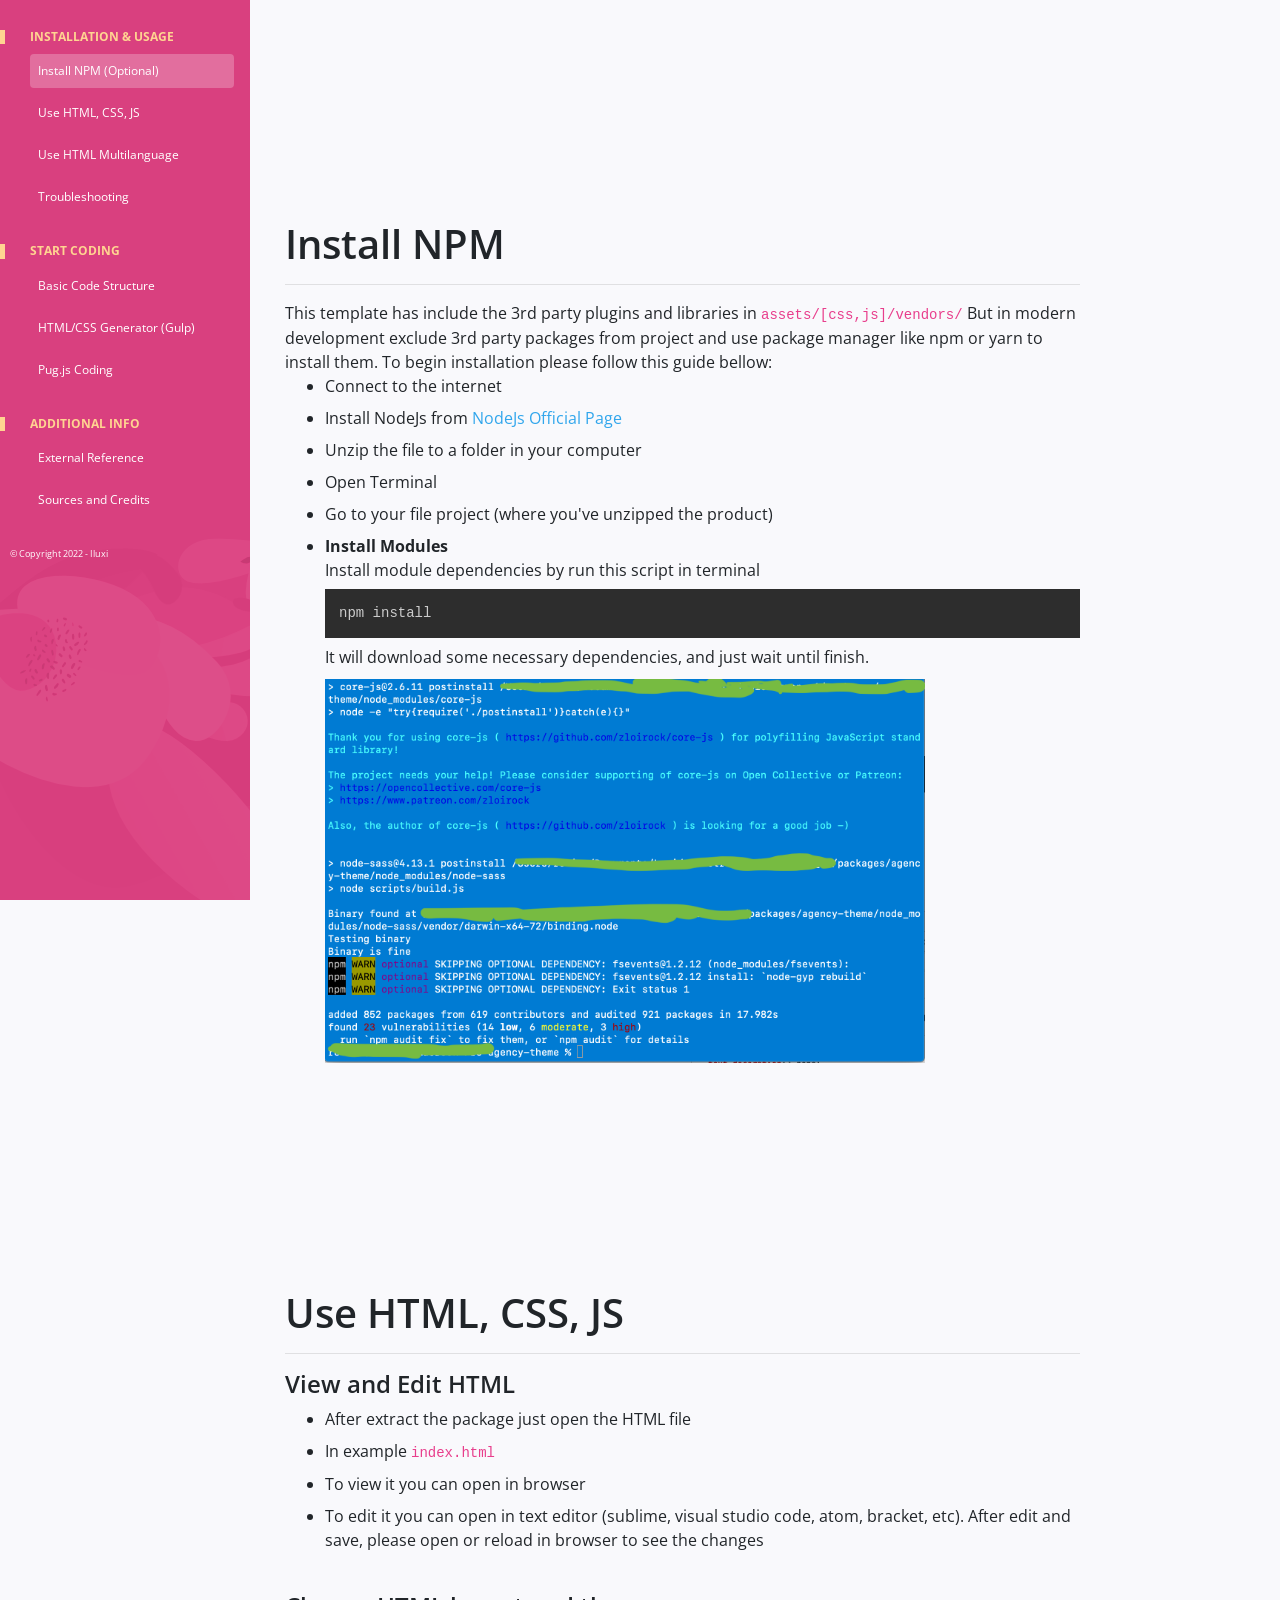
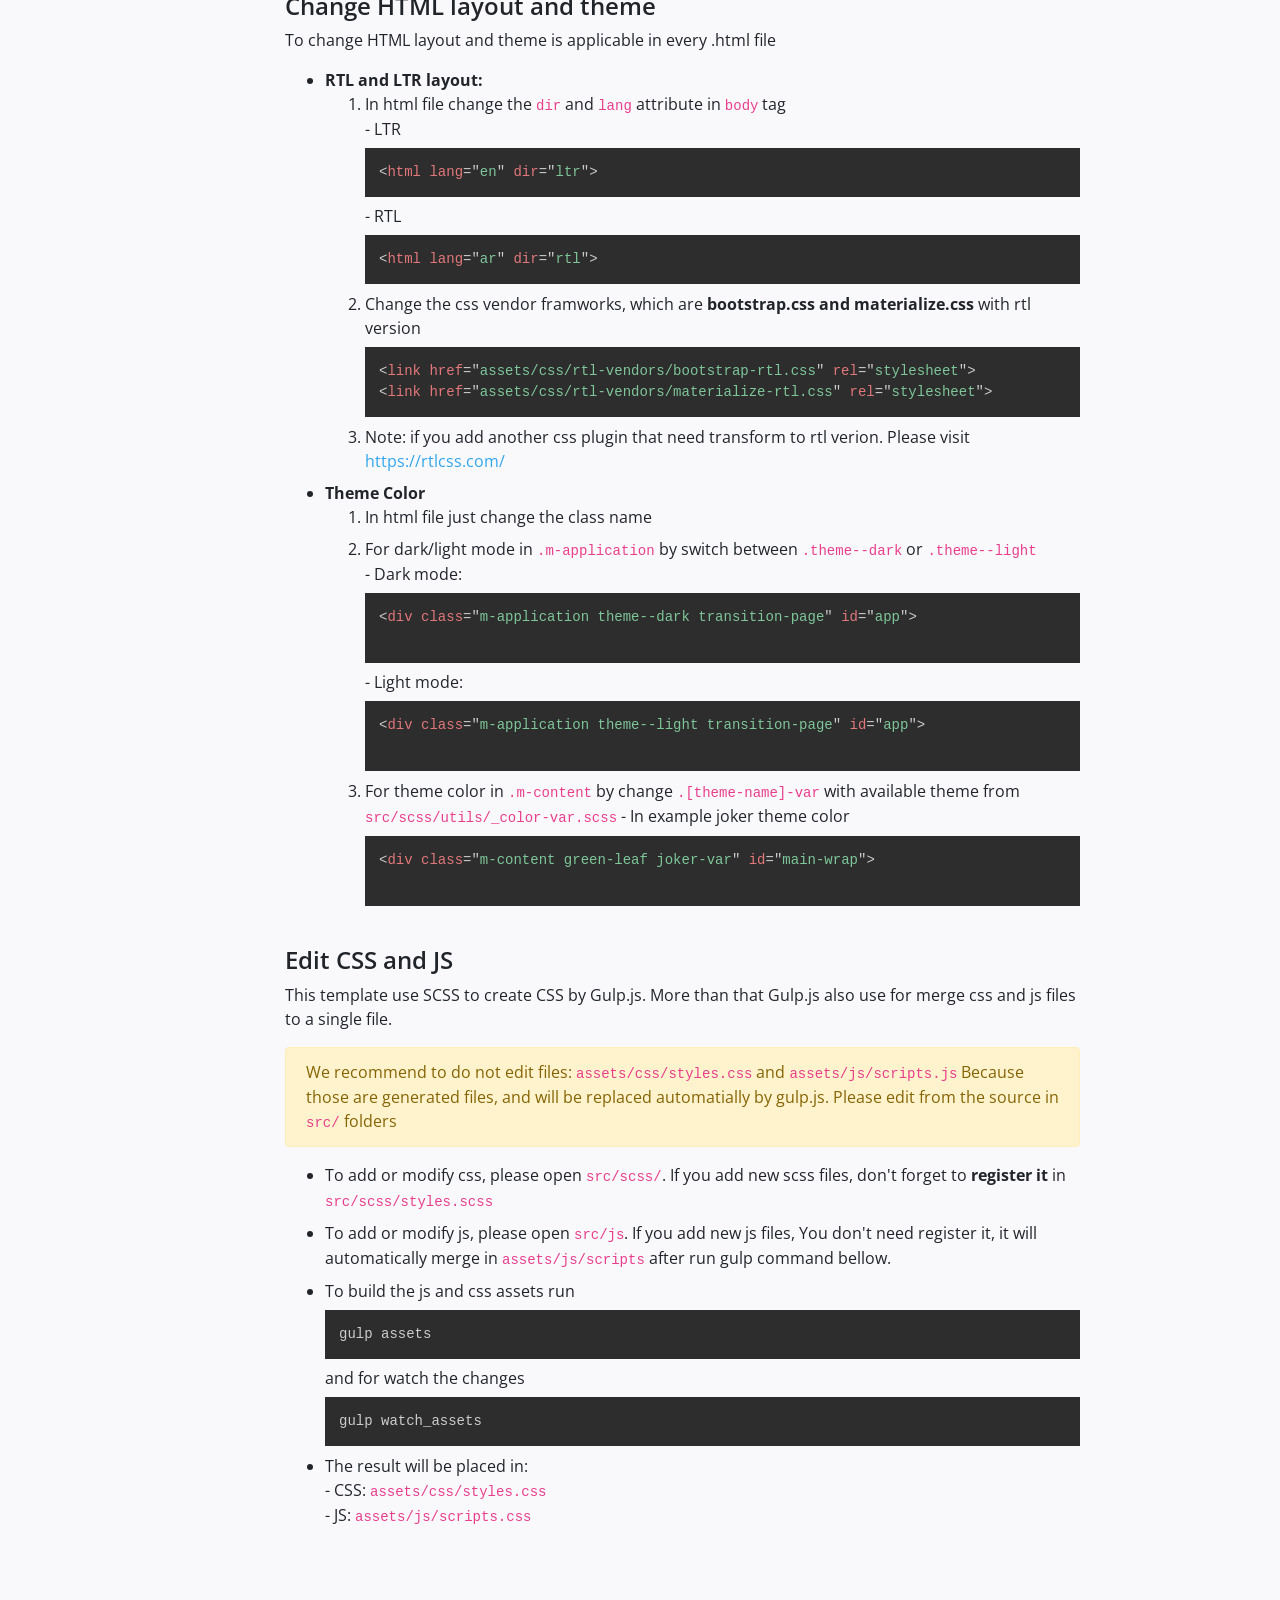
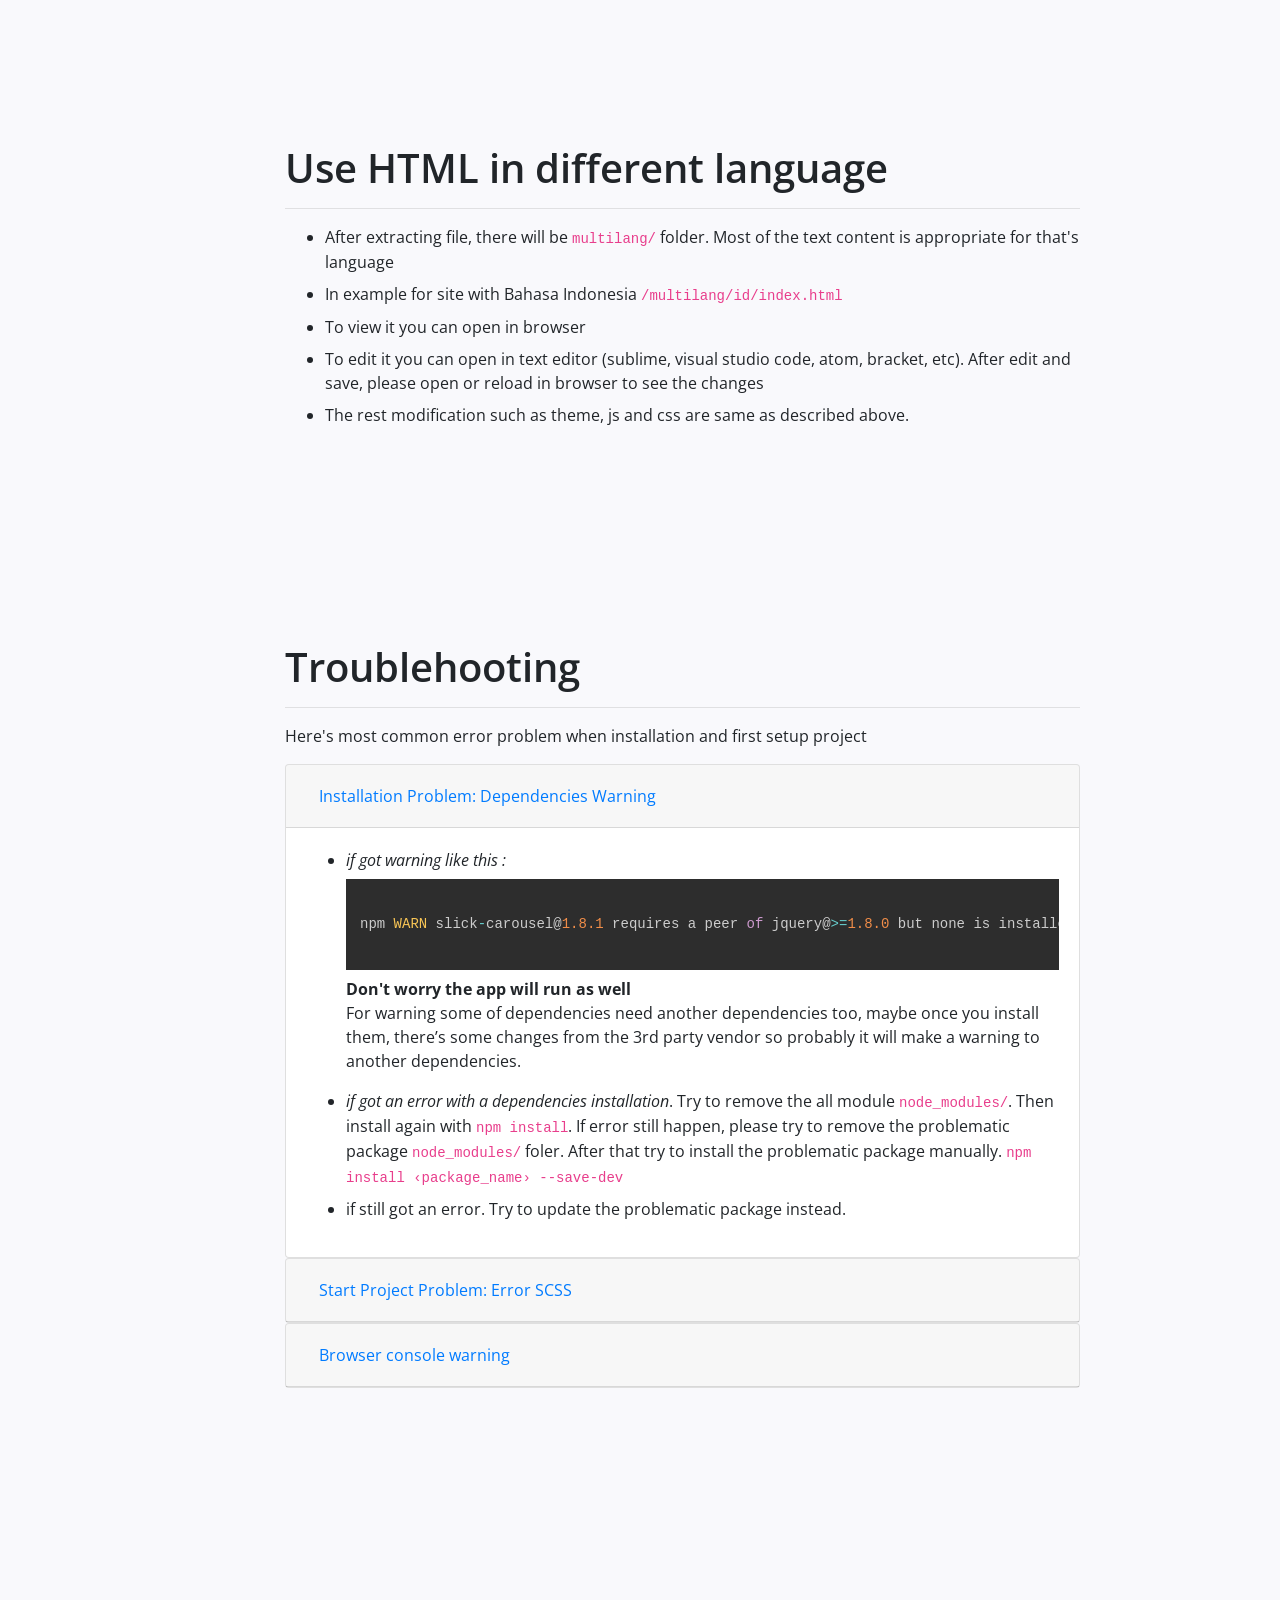
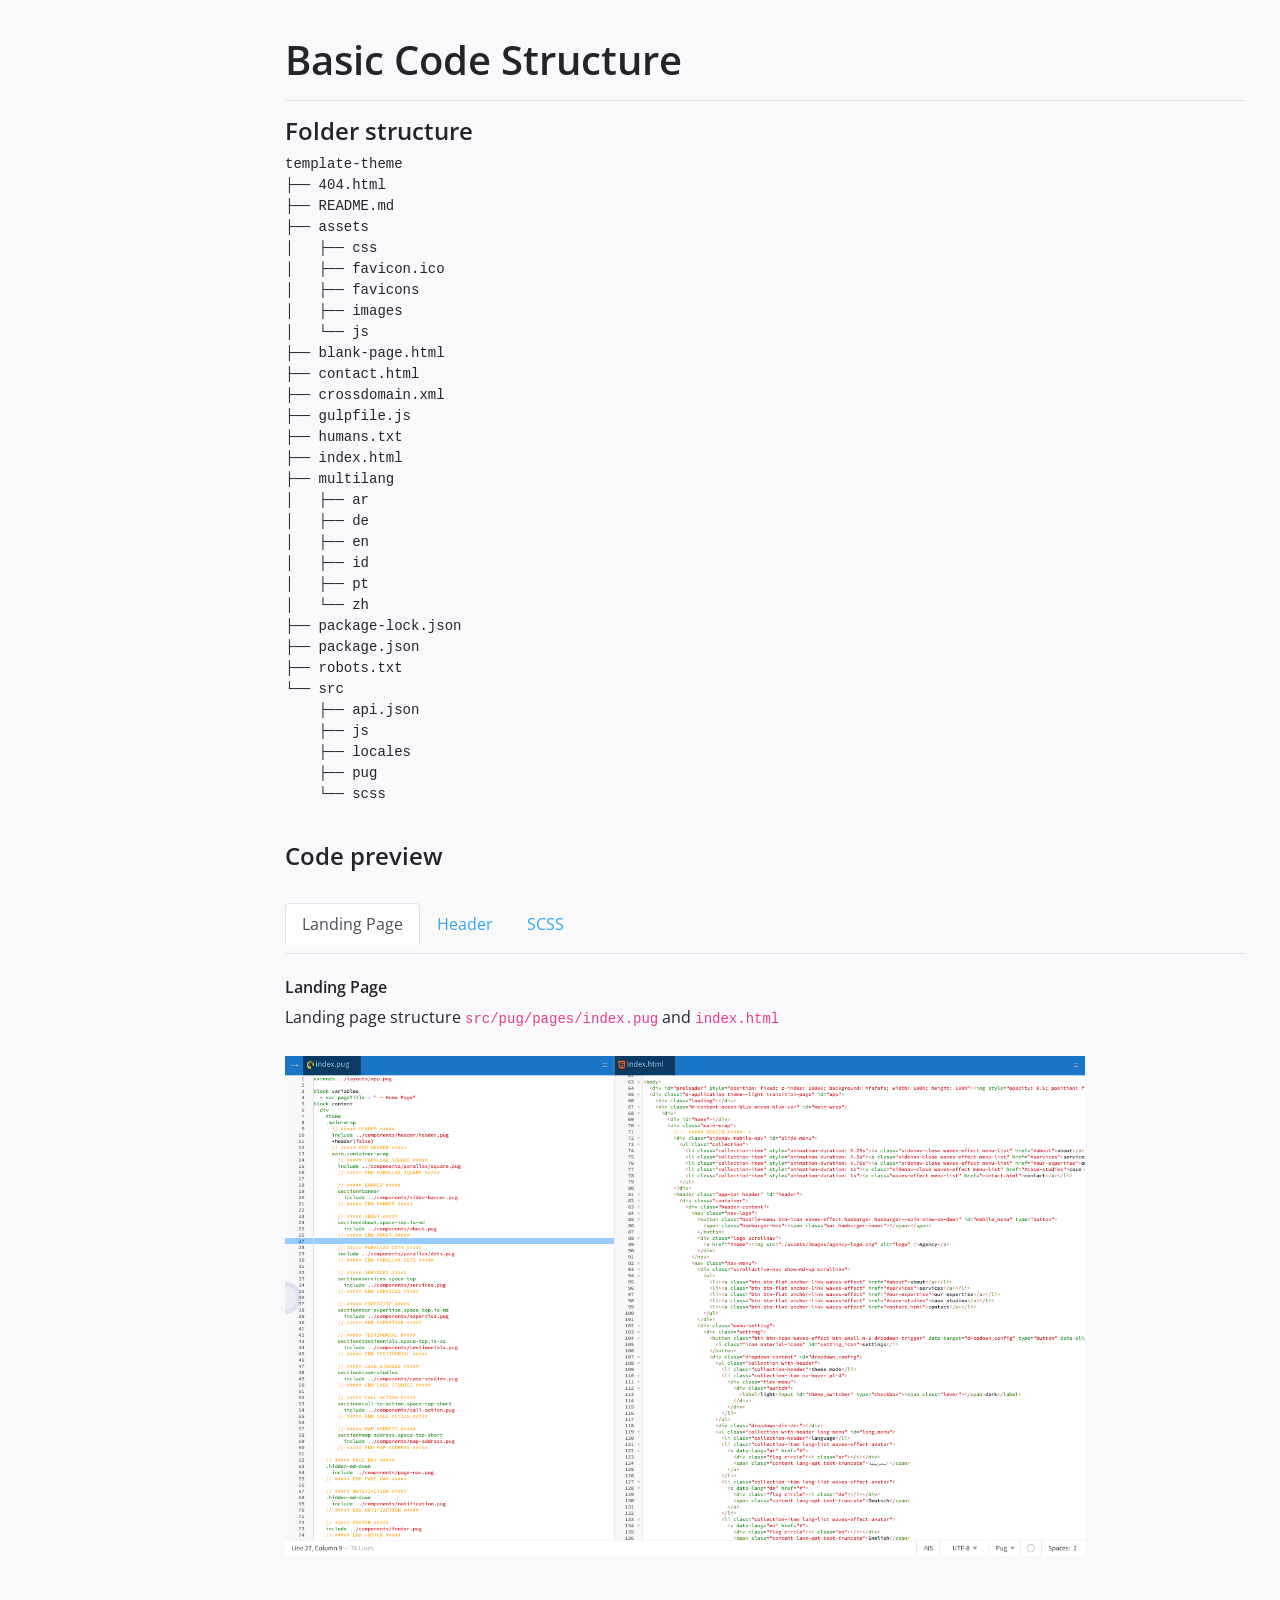
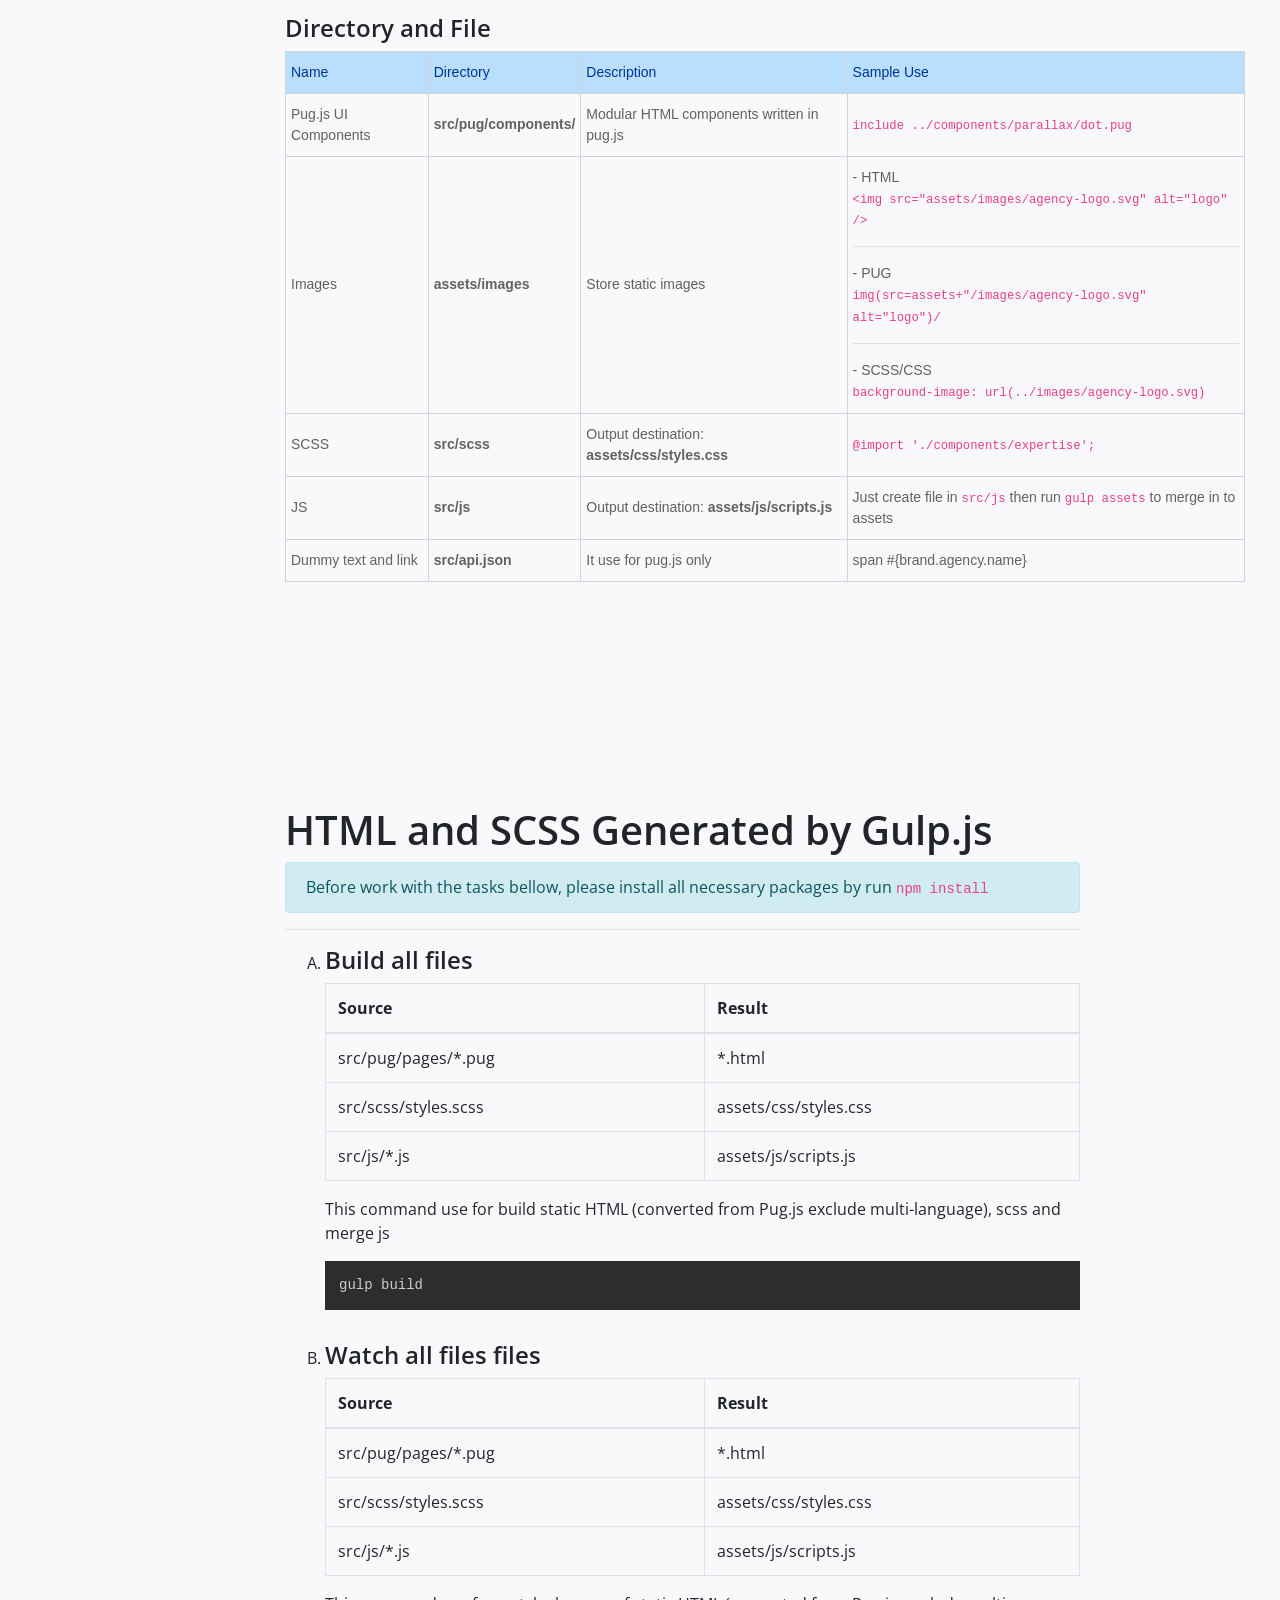
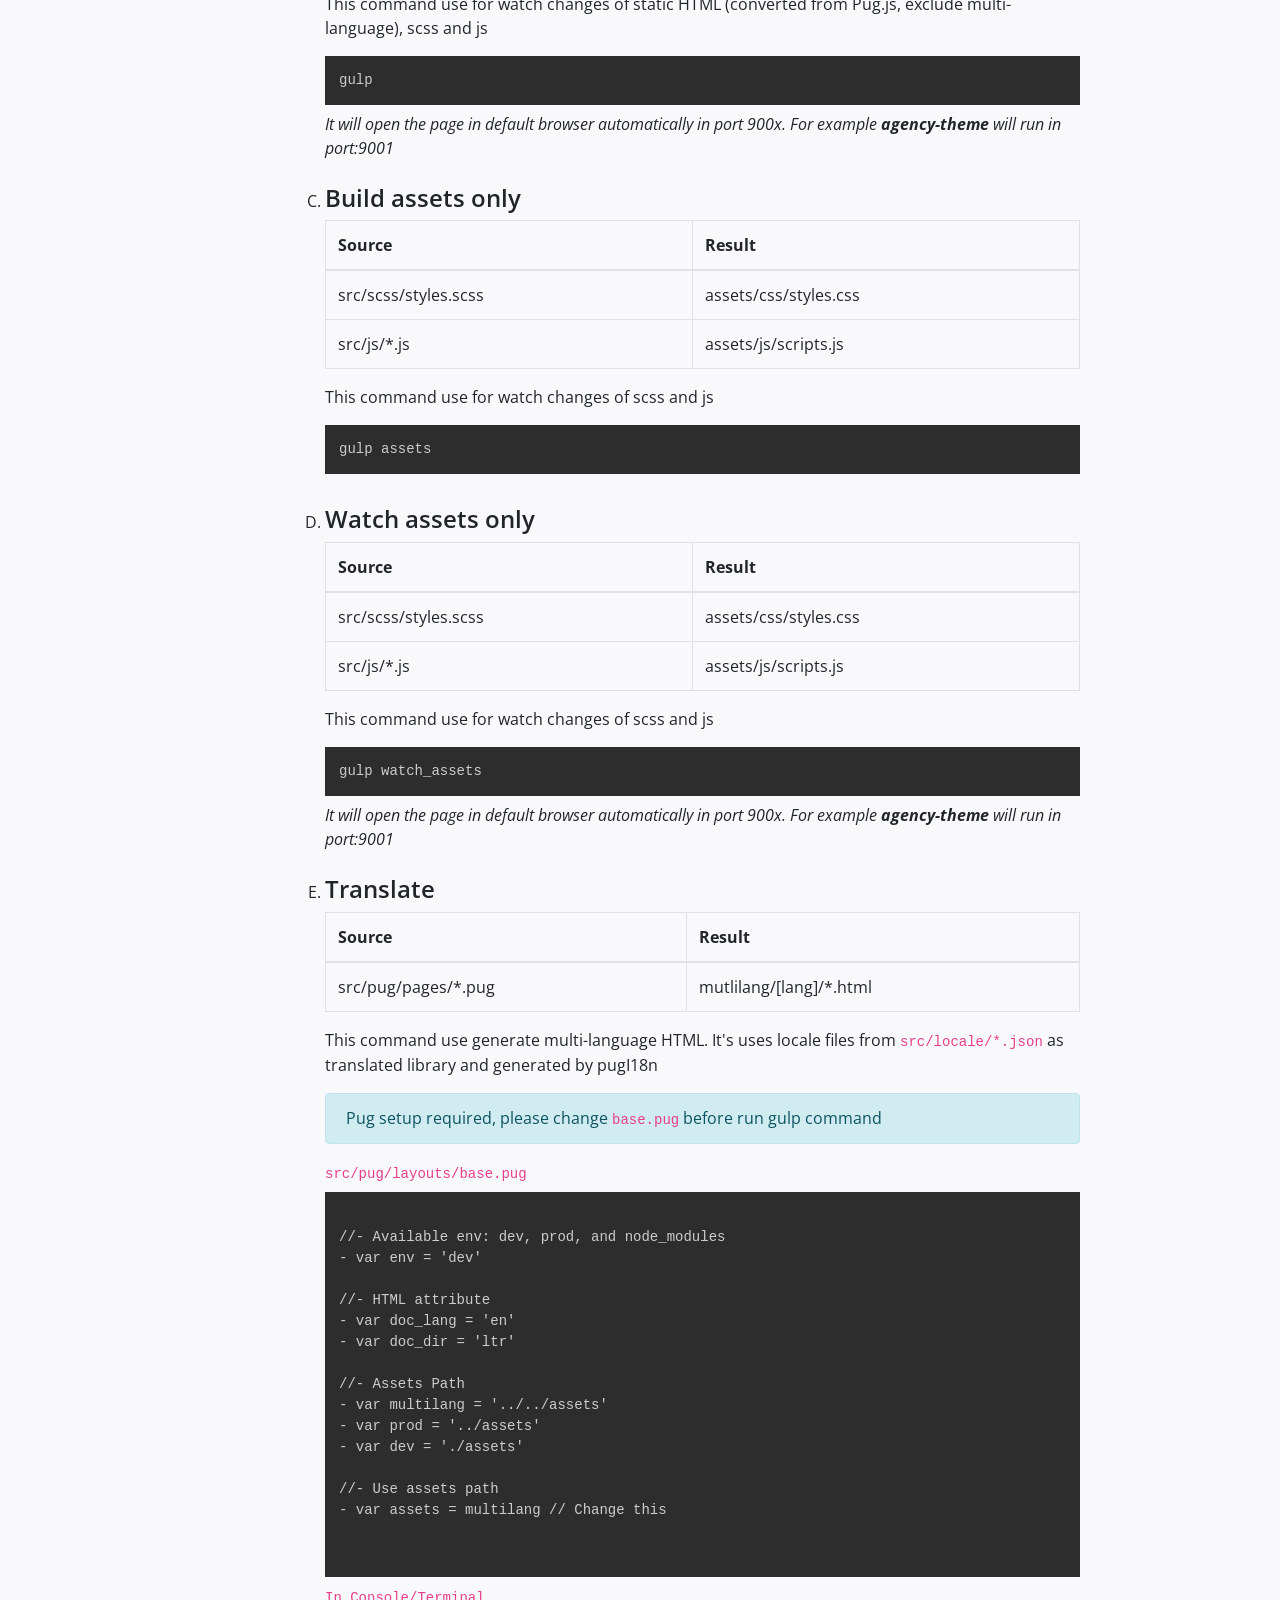
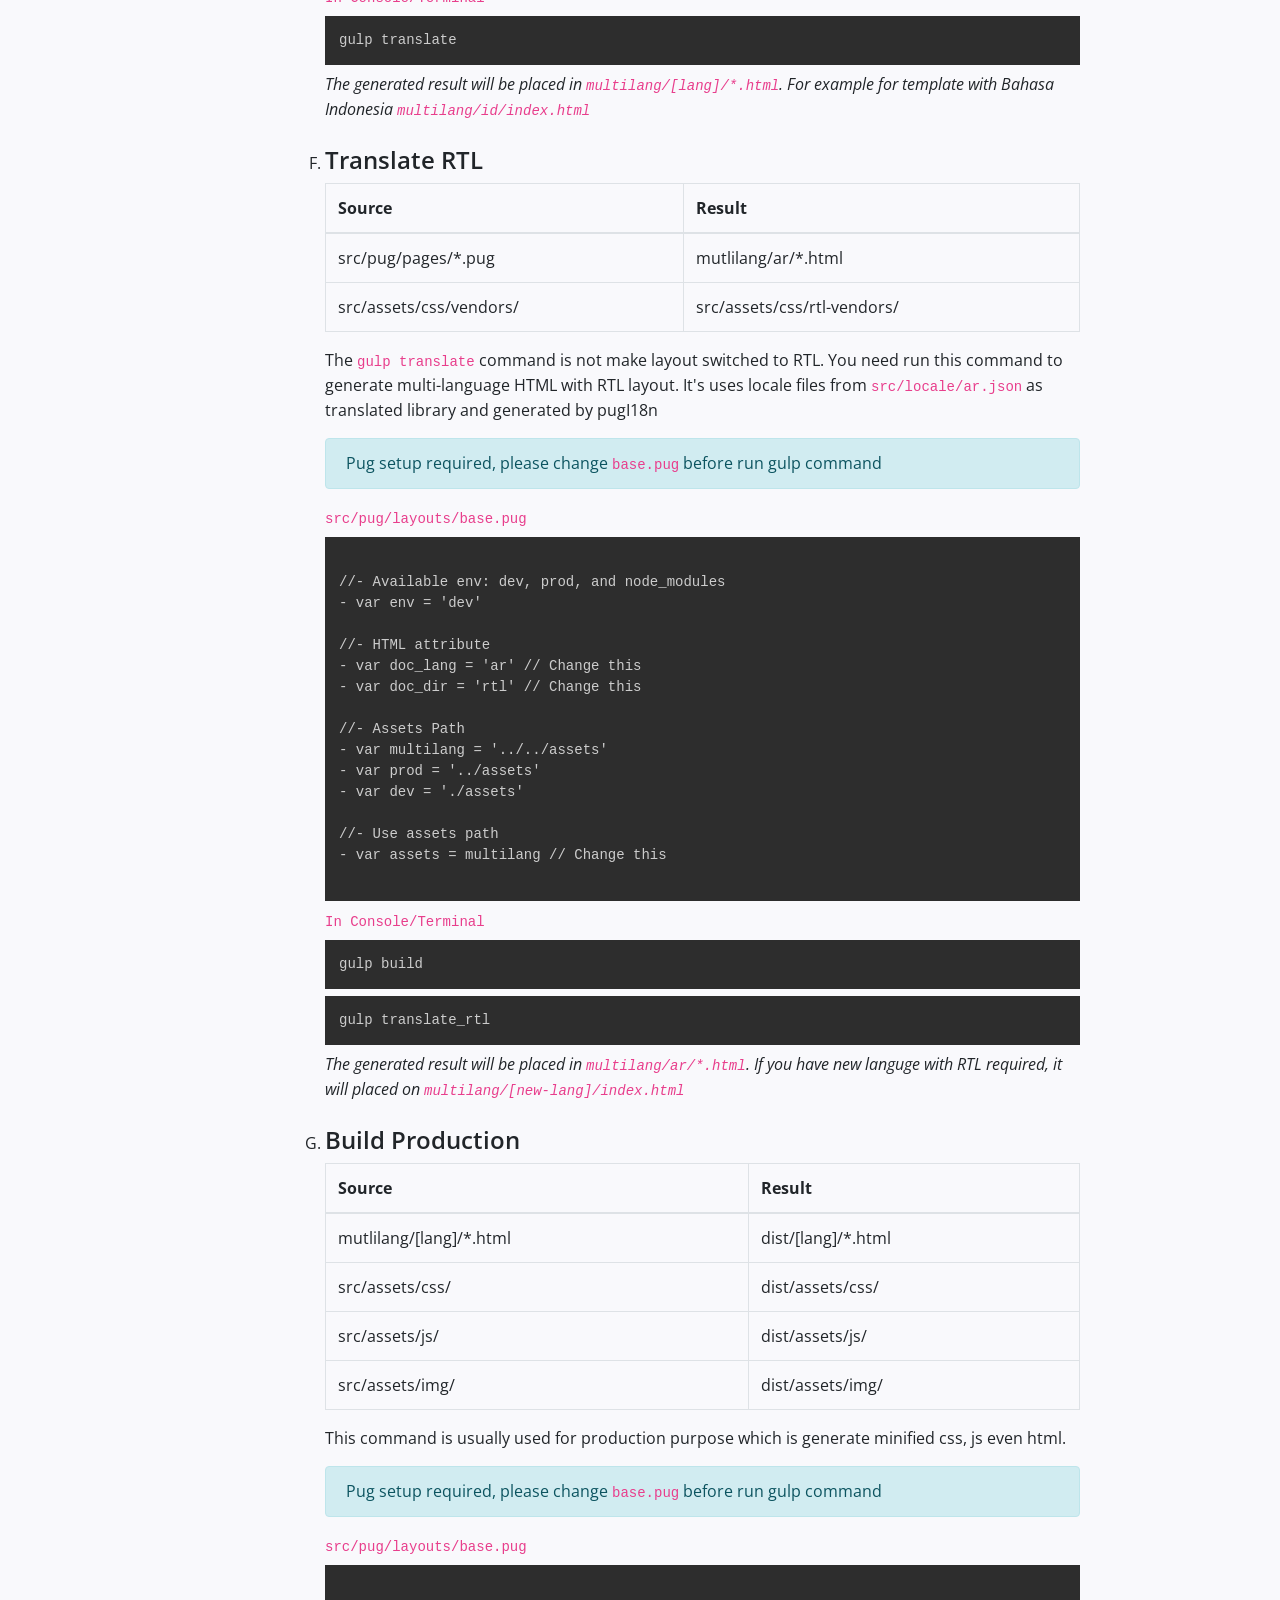
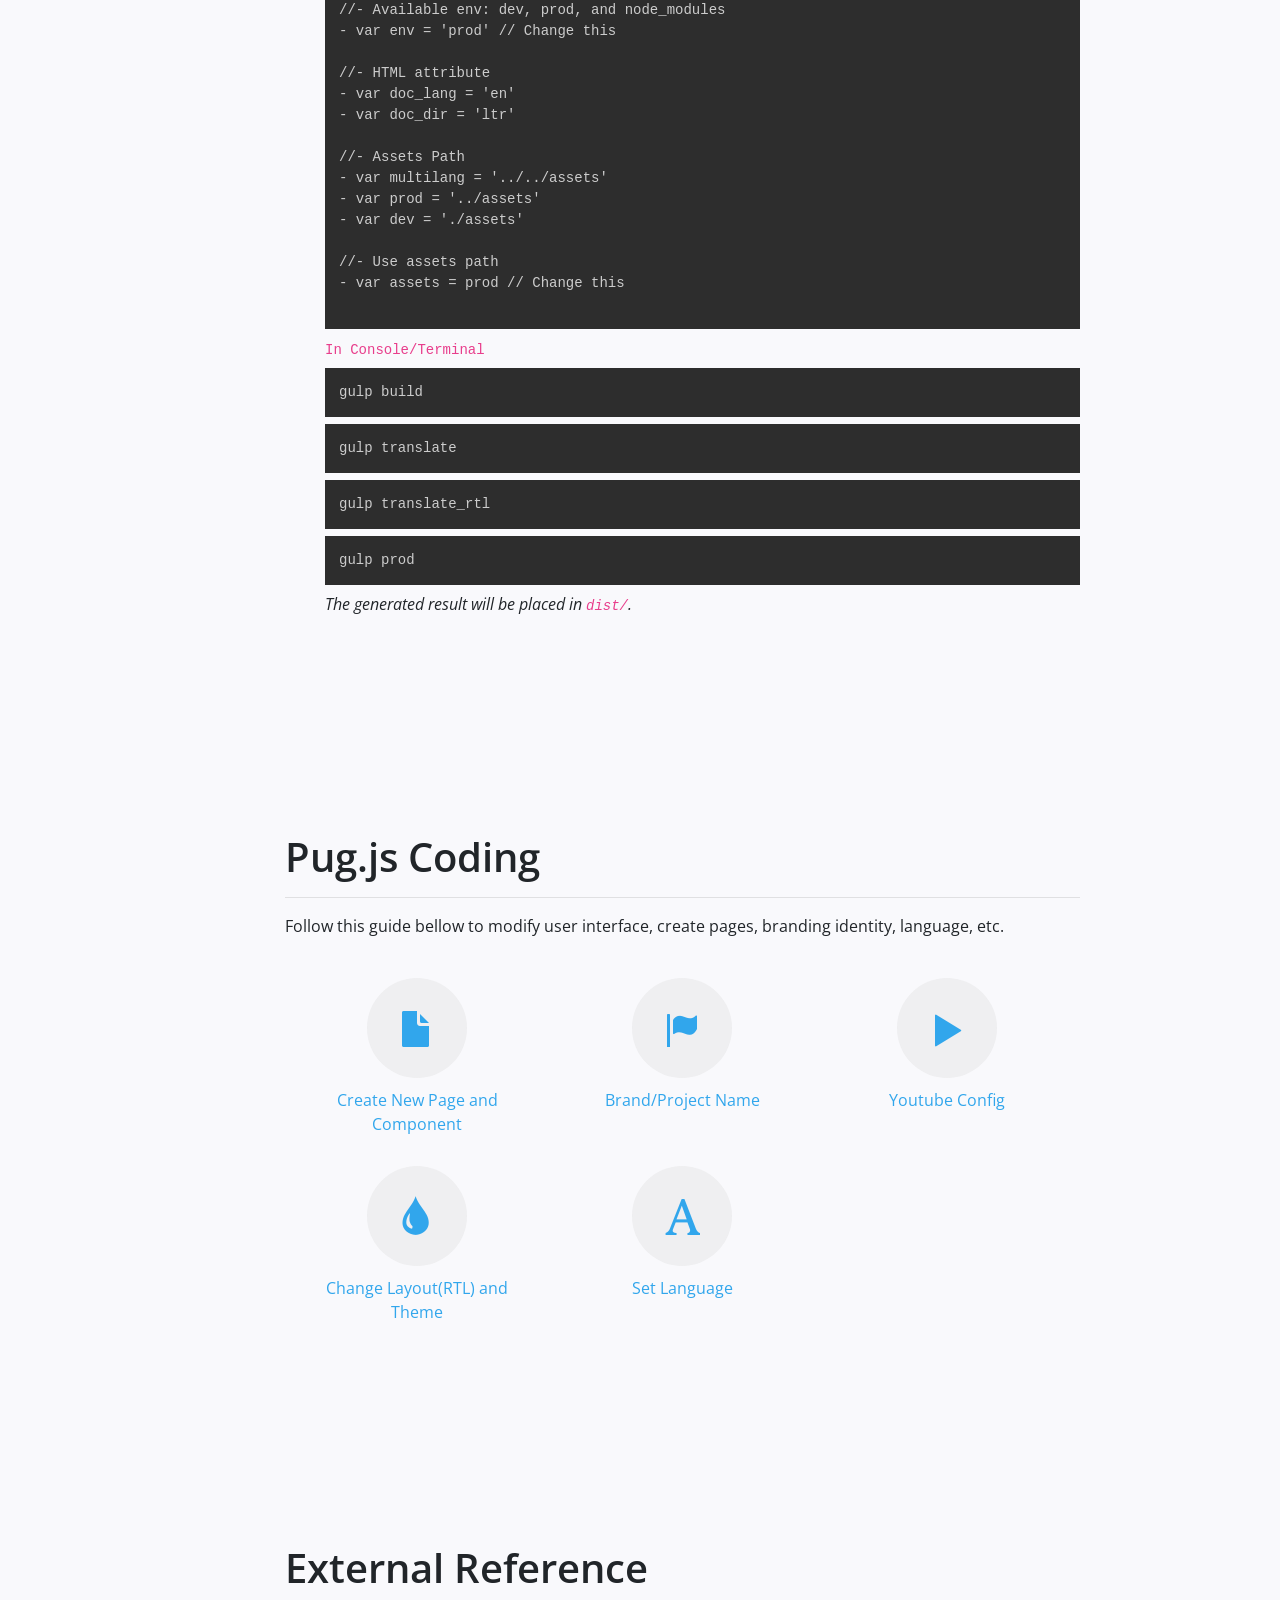
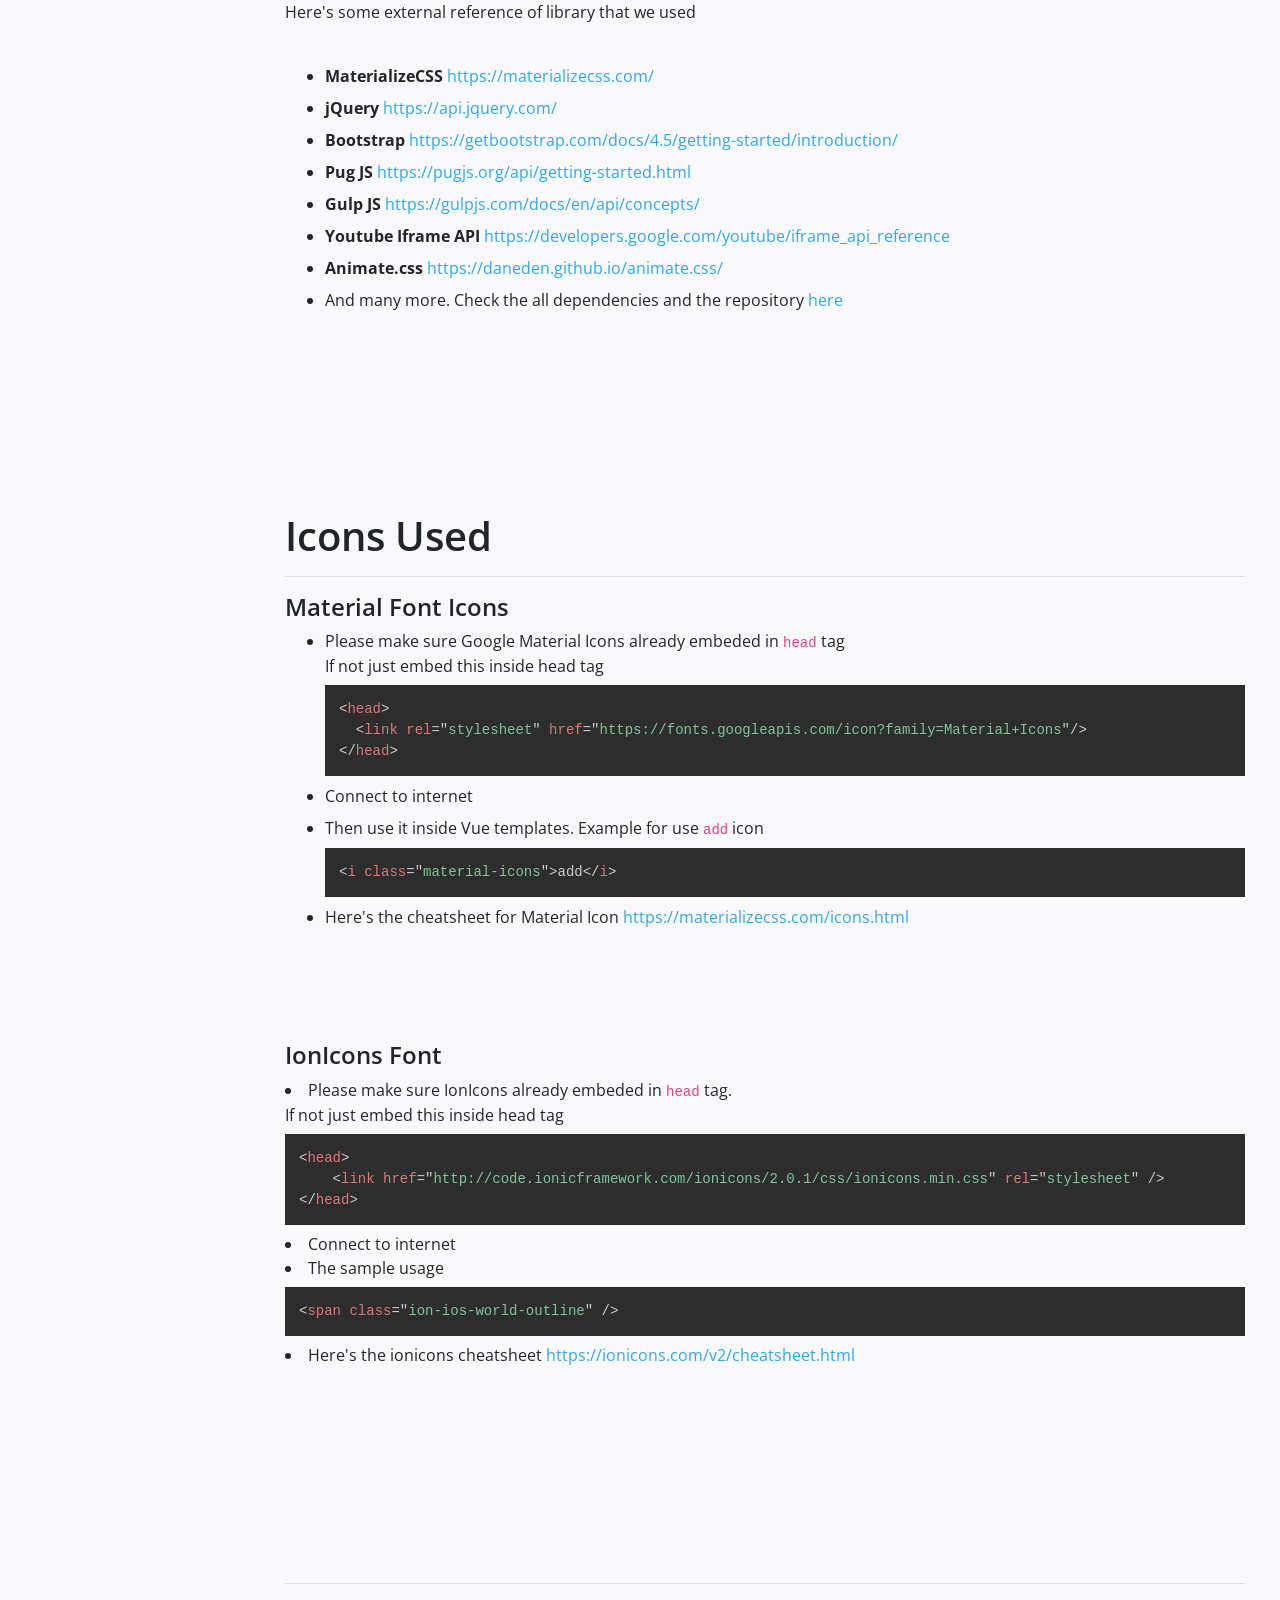
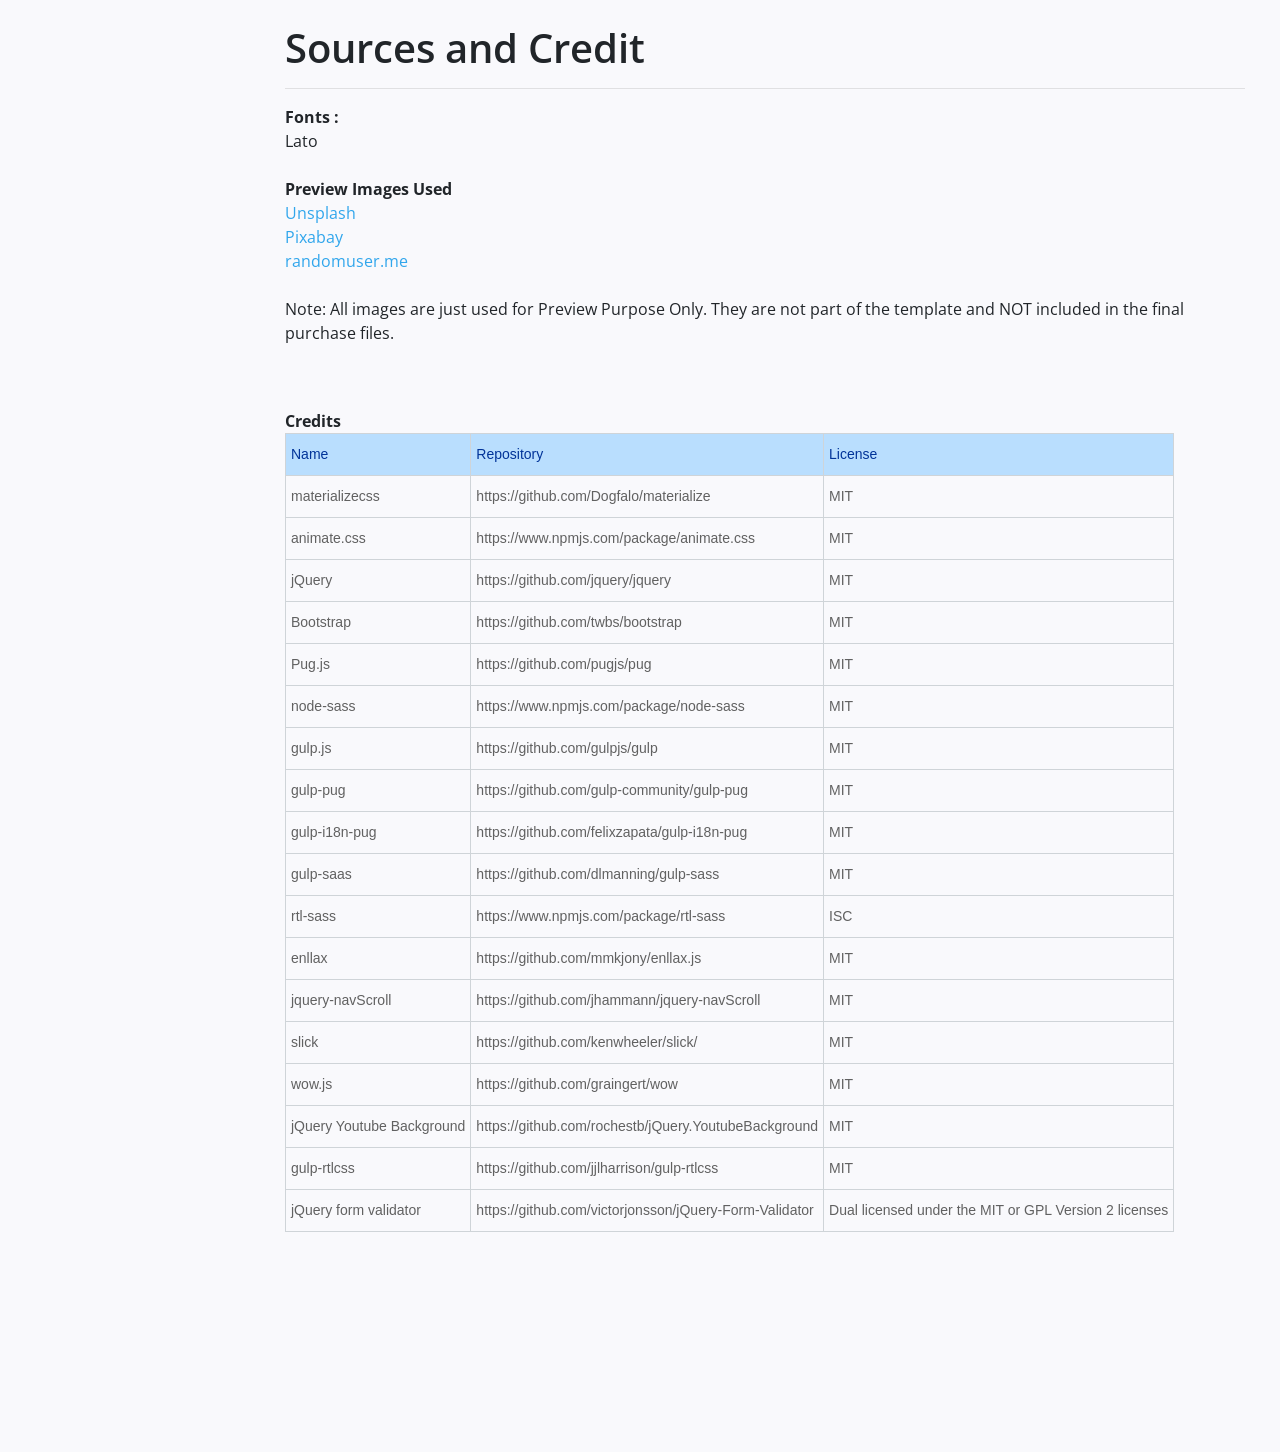
<file: html-doc/index.html>
<!DOCTYPE html>
<html lang="en">

<head>
    <meta charset="utf-8">
    <meta http-equiv="X-UA-Compatible" content="IE=edge">
    <meta name="viewport" content="width=device-width, shrink-to-fit=no, initial-scale=1">
    <meta name="description" content="">
    <meta name="author" content="">
    <link rel="shortcut icon" href="./favicon.ico" type="image/x-icon">
    <link rel="icon" href="./favicon.ico" type="image/x-icon">
    <title>Iluxi - Documentation</title>

    <link href="https://fonts.googleapis.com/css?family=Open+Sans:400,600,700" rel="stylesheet">

    <!-- Bootstrap Core CSS -->
    <link href="css/bootstrap.css" rel="stylesheet">
    
    <!-- Syntax Hightlighter CSS -->
    <link href="css/prism.css" rel="stylesheet">
  
    <!-- Custom CSS -->
    <link href="css/style.css" rel="stylesheet">

    <!-- HTML5 Shim and Respond.js IE8 support of HTML5 elements and media queries -->
    <!-- WARNING: Respond.js doesn't work if you view the page via file:// -->
    <!--[if lt IE 9]>
        <script src="https://oss.maxcdn.com/libs/html5shiv/3.7.0/html5shiv.js"></script>
        <script src="https://oss.maxcdn.com/libs/respond.js/1.4.2/respond.min.js"></script>
    <![endif]-->

</head>

<body>
    <div id="wrapper" class="toggled">
        <!-- Sidebar -->
        <div id="sidebar-wrapper">
            <ul class="sidebar-nav">
                <li><h3>Installation &amp; Usage</h3></li>
                <li>
                    <a href="#install">Install NPM (Optional)</a>
                </li>
                <li>
                    <a href="#html">Use HTML, CSS, JS</a>
                </li>
                <li>
                    <a href="#multilang">Use HTML Multilanguage</a>
                </li>
                <li>
                    <a href="#shoot">Troubleshooting</a>
                </li>
                <li><h3>Start Coding</h3></li>
                <li>
                    <a href="#code_basic">Basic Code Structure</a>
                </li>
                <li>
                    <a href="#gulp">HTML/CSS Generator (Gulp)</a>
                </li>
                <li>
                    <a href="#pug">Pug.js Coding </a>
                </li>
                <li><h3>Additional Info</h3></li>
                <li>
                    <a href="#reference">External Reference</a>
                </li>
                <li>
                    <a href="#credit">Sources and Credits</a>
                </li>
            </ul>

            <span class="copy">&copy; Copyright 2022 - Iluxi</span>
        </div>
        <!-- /#sidebar-wrapper -->

        <!-- main content -->
        <div id="page-content-wrapper">
            <div class="container-fluid">
                <!-- INSTALL -->
                <section class="row" id="install">
                    <div class="col-lg-10">
                        <h1>Install NPM</h1>
                        <hr />
                        This template has include the 3rd party plugins and libraries in <code>assets/[css,js]/vendors/</code>
                        But in modern development exclude 3rd party packages from project and use package manager like npm or yarn to install them.
                        To begin installation please follow this guide bellow:
						<ul>
							<li>Connect to the internet</li>
							<li>Install NodeJs from <a href="https://nodejs.org/en/" target="_blank" rel="noopener noreferrer">NodeJs Official Page</a></li>
							<li>Unzip the file to a folder in your computer</li>
							<li>Open Terminal</li>
							<li>Go to your file project (where you've unzipped the product)</li>
							<li>
                                <strong>Install Modules</strong><br />
								Install module dependencies by run this script in terminal
								<pre><code class="language-js">npm install</code></pre>
                                It will download some necessary dependencies, and just wait until finish.
                                <br />
                                <img src="images/cmd1.png" width="600" alt="process" />
                                <br />
							</li>
						</ul>
                    </div>
                </section>
                <!-- END -->
              
              
				<!-- BUILD APP -->
                <section class="row" id="html">
                  <div class="col-lg-10">
                    <h1>Use HTML, CSS, JS</h1>
                    <hr />
                    <h4>View and Edit HTML</h4>
						        <ul>
                      <li>After extract the package just open the HTML file</li>
                      <li>In example <code>index.html</code></li>
							        <li>To view it you can open in browser</li>
							        <li>To edit it you can open in text editor (sublime, visual studio code, atom, bracket, etc). After edit and save, please open or reload in browser to see the changes</li>
						        </ul>
                    <br />
                    <h4>Change HTML layout and theme</h4>
                    <p>To change HTML layout and theme is applicable in every .html file</p>
                    <ul>
                      <li>
                        <strong>RTL and LTR layout: </strong><br />
                        <ol>
                          <li>
                            In html file change the <code>dir</code> and <code>lang</code> attribute in <code>body</code> tag <br />
                            - LTR
                            <pre><code class="language-html">&lt;html lang=&quot;en&quot; dir=&quot;ltr&quot;&gt;</code></pre>
                            - RTL
                            <pre><code class="language-html">&lt;html lang=&quot;ar&quot; dir=&quot;rtl&quot;&gt;</code></pre>
                          </li>
                          <li>
                            Change the css vendor framworks, which are <strong>bootstrap.css and materialize.css</strong> with rtl version
                            <pre><code class="language-html">&lt;link href=&quot;assets/css/rtl-vendors/bootstrap-rtl.css&quot; rel=&quot;stylesheet&quot;&gt;
&lt;link href=&quot;assets/css/rtl-vendors/materialize-rtl.css&quot; rel=&quot;stylesheet&quot;&gt;
</code></pre>
                          </li>
                          <li>Note: if you add another css plugin that need transform to rtl verion. Please visit <a href="https://rtlcss.com/">https://rtlcss.com/</a></li>
                        </ol>
                      </li>
                      <li>
                        <strong>Theme Color</strong><br />
                        <ol>
                          <li> In html file just change the class name</li>
                          <li>
                            For dark/light mode in <code>.m-application</code> by switch between <code>.theme--dark</code> or <code>.theme--light</code><br />
                            - Dark mode: 
                            <pre><code class="language-html">&lt;div class=&quot;m-application theme--dark transition-page&quot; id=&quot;app&quot;&gt;
                            </code></pre>
                            - Light mode: 
                            <pre><code class="language-html">&lt;div class=&quot;m-application theme--light transition-page&quot; id=&quot;app&quot;&gt;
                            </code></pre>
                          </li>
                          <li>
                            For theme color in <code>.m-content</code> by change <code>.[theme-name]-var</code> with available theme from <code>src/scss/utils/_color-var.scss</code>
                            - In example joker theme color
                            <pre><code class="language-html">&lt;div class=&quot;m-content green-leaf joker-var&quot; id=&quot;main-wrap&quot;&gt;
                            </code></pre>
                          </li>
                        </ol>
                      </li>
                    </ul>
                    <br />
                    <h4>Edit CSS and JS</h4>
                    <p>This template use SCSS to create CSS by Gulp.js. More than that Gulp.js also use for merge css and js files to a single file.</p>
                    <div class="alert alert-warning">We recommend to do not edit files: <code>assets/css/styles.css</code> and <code>assets/js/scripts.js</code> Because those are generated files, and will be replaced automatially by gulp.js. Please edit from the source in <code>src/</code> folders</div>
						        <ul>
                      <li>
                        To add or modify css, please open <code>src/scss/</code>. If you add new scss files, don't forget to <strong>register it</strong> in <code>src/scss/styles.scss</code>
                      </li>
                      <li>
                        To add or modify js, please open <code>src/js</code>. If you add new js files, You don't need register it, it will automatically merge in <code>assets/js/scripts</code> after run gulp command bellow.
                      </li>
                      <li>
                        To build the js and css assets run
                        <pre><code class="language-js">gulp assets</code></pre>
                        and for watch the changes
                        <pre><code class="language-js">gulp watch_assets</code></pre>
                      </li>
                      <li>
                        The result will be placed in: <br />
                        - CSS:  <code>assets/css/styles.css</code> <br />
                        - JS:  <code>assets/js/scripts.css</code> <br />
                      </li>
						        </ul>
                  </div>
                </section>
                <!-- END -->
              
              
				<!-- DEPLOYMENT APP -->
                <section class="row" id="multilang">
                    <div class="col-lg-10">
                        <h1>Use HTML in different language</h1>
                        <hr />
                          <ul>
                          <li>After extracting file, there will be <code>multilang/</code> folder. Most of the text content is appropriate for that's language </li>
                          <li>In example for site with Bahasa Indonesia <code>/multilang/id/index.html</code></li>
                          <li>To view it you can open in browser</li>
                          <li>To edit it you can open in text editor (sublime, visual studio code, atom, bracket, etc). After edit and save, please open or reload in browser to see the changes</li>
                          <li>The rest modification such as theme, js and css are same as described above.</li>
                        </ul>
                    </div>
                </section>
                <!-- END -->
              
                <!-- TROUBLESHOOTING APP -->
                <section class="row" id="shoot">
                    <div class="col-lg-10">
                        <h1>Troublehooting</h1>
                        <hr />
                        <p>Here's most common error problem when installation and first setup project</p>
                        <div class="accordion" id="accordionExample">
                          <div class="card">
                            <div class="card-header" id="headingOne">
                              <h5 class="mb-0">
                                <button class="btn btn-link" type="button" data-toggle="collapse" data-target="#collapseOne" aria-expanded="true" aria-controls="collapseOne">
                                  Installation Problem: Dependencies Warning
                                </button>
                              </h5>
                            </div>

                            <div id="collapseOne" class="collapse show" aria-labelledby="headingOne" data-parent="#accordionExample">
                              <div class="card-body">
                                <ul>
                                  <li>
                                      <em>if got warning like this :</em><br />
                                      <pre><code class="language-js">
npm WARN slick-carousel@1.8.1 requires a peer of jquery@>=1.8.0 but none is installed. You must install peer dependencies yourself.
        </code></pre>
                                      <strong>Don't worry the app will run as well</strong>
                                      <p>For warning some of dependencies need another dependencies too, maybe once you install them, there’s some changes from the 3rd party vendor so probably it will make a warning to another dependencies.</p>
                                    </li>
                                    <li>
                                      <em>if got an error with a dependencies installation</em>. Try to remove the all module
                                      <code>node_modules/</code>. Then install again with <code>npm install</code>. 
                                      If error still happen, please try to remove the problematic package <code>node_modules/</code> foler. 
                                      After that try to install the problematic package manually. <code>npm install &lsaquo;package_name&rsaquo; --save-dev</code>
                                    </li>
                                    <li>
                                      if still got an error. Try to update the problematic package instead.
                                    </li>
                                </ul>
                              </div>
                            </div>
                          </div>
                          <div class="card">
                            <div class="card-header" id="headingTwo">
                              <h5 class="mb-0">
                                <button class="btn btn-link collapsed" type="button" data-toggle="collapse" data-target="#collapseTwo" aria-expanded="false" aria-controls="collapseThree">
                                  Start Project Problem: Error SCSS
                                </button>
                              </h5>
                            </div>
                            <div id="collapseTwo" class="collapse" aria-labelledby="headingTwo" data-parent="#accordionExample">
                              <div class="card-body">
                                <ul>
                                  <li>
                                      If you get error messages when start project <code>npm run dev</code> like this<br />
                                      <pre><code class="language-js">ERROR in ./app/styles/layout/base.scss (./node_modules/css-loader/dist/cjs.js??ref--8-1!./node_modules/postcss-loader/src??ref--8-2!./node_modules/sass-loader/lib/loader.js??ref--8-3!./app/styles/layout/base.scss)
Module build failed (from ./node_modules/sass-loader/lib/loader.js):
        </code></pre>
                                    </li>
                                    <li>
                                      It mean the node-sass not installed succesfully. May because connection problem, changed node environment during installation, or blocked node-sass repository
                                    </li>
                                    <li>
                                      Please install <strong>node-sass</strong> manually by <code>npm install node-sass --save</code>
                                    </li>
                                    <li>
                                      Try to start project again <code>npm start</code>
                                    </li>
                                </ul>
                              </div>
                            </div>
                          </div>
                          <div class="card">
                            <div class="card-header" id="headingFour">
                              <h5 class="mb-0">
                                <button class="btn btn-link collapsed" type="button" data-toggle="collapse" data-target="#collapseFour" aria-expanded="false" aria-controls="collapseFour">
                                  Browser console warning
                                </button>
                              </h5>
                            </div>
                            <div id="collapseFour" class="collapse" aria-labelledby="headingThree" data-parent="#accordionExample">
                              <div class="card-body">
                                <ul>
                                    <li>
                                      You will get this warning message if not use HTTPS
                                      <pre><code class="language-js">A cookie associated with a resource at http://doubleclick.net/ was set with `SameSite=None` but without `Secure`. A future release of Chrome will only deliver cookies marked `SameSite=None` if they are also marked `Secure`. You can review cookies in developer tools under Application>Storage>Cookies and see more details at https://www.chromestatus.com/feature/5633521622188032.
        </code></pre>
                                      Here's the guide to setup HTTPS:
                                      <ul>
                                        <li>
                                          <a href="https://mattshull.com/blog/https-on-localhost" target="_blank">
                                            https://mattshull.com/blog/https-on-localhost
                                          </a>
                                        </li>
                                      </ul>
                                    </li>
                                </ul>
                              </div>
                            </div>
                          </div>
                        </div>
                        <br />
                        <br />
                    </div>
                </section>
                <!-- END -->
              
                <!-- CODE STRUCTURE -->
                <section class="row" id="code_basic">
                    <div class="col-lg-12">
                        <h1>Basic Code Structure</h1>
                        <hr />
                        <h4>Folder structure</h4>
                        <pre>
template-theme                                                                          
├── 404.html
├── README.md
├── assets
│   ├── css
│   ├── favicon.ico
│   ├── favicons
│   ├── images
│   └── js
├── blank-page.html
├── contact.html
├── crossdomain.xml
├── gulpfile.js
├── humans.txt
├── index.html
├── multilang
│   ├── ar
│   ├── de
│   ├── en
│   ├── id
│   ├── pt
│   └── zh
├── package-lock.json
├── package.json
├── robots.txt
└── src
    ├── api.json
    ├── js
    ├── locales
    ├── pug
    └── scss                                                                       
                        </pre>
                        <h4>Code preview</h4>
                        <br />
                        <ul class="nav nav-tabs">
                          <li><a class="active nav-link" data-toggle="tab" href="#landing-code">Landing Page</a></li>
                          <li><a class="nav-link" data-toggle="tab" href="#header-code">Header</a></li>
                          <li><a class="nav-link" data-toggle="tab" href="#scss-code">SCSS</a></li>
                        </ul>
                        <div class="tab-content">
                          <div id="landing-code" class="tab-pane fade in active show">
                            <br />
                            <h6>Landing Page</h6>
                            <p>Landing page structure <code>src/pug/pages/index.pug</code> and <code>index.html</code></p>
                            <img src="images/ss_code.png" width="1000" alt="code" />
                          </div>
                          <div id="header-code" class="tab-pane fade in">
                            <br />
                            <h6>Header</h6>
                            <p>You can put google analytics, font icon, embeded fonts, etc here: <code>src/pug/layout/document.pug</code> and <code>index.html</code></p>
                            <img src="images/ss_code2.png" width="1000" alt="code2" />
                          </div>
                          <div id="scss-code" class="tab-pane fade in">
                            <br />
                            <h6>SCSS</h6>
                            <p><code>/src/scss/styles.scss</code></p>
                            <img src="images/ss_code3.png" width="500" alt="code2" />
                          </div>
                        </div>
                        <br /><br />
                        <h4>Directory and File</h4>
                        <table class="tg">
                          <thead>
                            <tr>
                              <th class="tg-yw4l">Name</th>
                              <th class="tg-yw4l">Directory</th>
                              <th class="tg-yw4l">Description</th>
                              <th class="tg-yw4l">Sample Use</th>
                            </tr>
                          </thead>
                          <tbody>
                            <tr>
                              <td>Pug.js UI Components</td>
                              <td><strong>src/pug/components/</strong></td>
                              <td>Modular HTML components written in pug.js</td>
                              <td><code>include ../components/parallax/dot.pug</code></td>
                            </tr>
                            <tr>
                              <td>Images</td>
                              <td><strong>assets/images</strong></td>
                              <td>Store static images</td>
                              <td>
                                - HTML <br />
                                <code>&lt;img src="assets/images/agency-logo.svg" alt="logo" /&gt;</code>
                                <hr />
                                - PUG <br />
                                <code>img(src=assets+"/images/agency-logo.svg" alt="logo")/</code>
                                <hr />
                                - SCSS/CSS <br />
                                <code>background-image: url(../images/agency-logo.svg)</code>
                              </td>
                            </tr>
                            <tr>
                              <td>SCSS</td>
                              <td><strong>src/scss</strong></td>
                              <td>Output destination: <strong>assets/css/styles.css</strong></td>
                              <td><code>@import './components/expertise';</code></td>
                            </tr>
                            <tr>
                              <td>JS</td>
                              <td><strong>src/js</strong></td>
                              <td>Output destination: <strong>assets/js/scripts.js</strong></td>
                              <td>Just create file in <code>src/js</code> then run <code>gulp assets</code> to merge in to assets</td>
                            </tr>
                            <tr>
                              <td>Dummy text and link</td>
                              <td><strong>src/api.json</strong></td>
                              <td>It use for pug.js only</td>
                              <td>span #{brand.agency.name}</td>
                            </tr>
                          </tbody>
                        </table>
                        <br />
                    </div>
                </section>
                <!-- END -->
              
              <!-- STARTER PROJECT -->
                <section class="row" id="gulp">
                    <div class="col-lg-10">
                        <h1>HTML and SCSS Generated by Gulp.js</h1>
                        <div class="alert alert-info">Before work with the tasks bellow, please install all necessary packages by run <code>npm install</code></div>
                        <hr />
                        <ol type="A">
                          <li>
                            <h4>Build all files</h4>
                            <table class="table table-bordered">
                              <thead>
                                <tr>
                                  <th>Source</th>
                                  <th>Result</th>
                                </tr>
                              </thead>
                              <tbody>
                                <tr>
                                  <td>src/pug/pages/*.pug</td>
                                  <td>*.html</td>
                                </tr>
                                <tr>
                                  <td>src/scss/styles.scss</td>
                                  <td>assets/css/styles.css</td>
                                </tr>
                                <tr>
                                  <td>src/js/*.js</td>
                                  <td>assets/js/scripts.js</td>
                                </tr>
                              </tbody>
                            </table>
                            <p>This command use for build static HTML (converted from Pug.js exclude multi-language), scss and merge js</p>
                            <pre><code class="language-js">gulp build</code></pre>
                            <br />
                          </li>
                          <li>
                            <h4>Watch all files files</h4>
                            <table class="table table-bordered">
                              <thead>
                                <tr>
                                  <th>Source</th>
                                  <th>Result</th>
                                </tr>
                              </thead>
                              <tbody>
                                <tr>
                                  <td>src/pug/pages/*.pug</td>
                                  <td>*.html</td>
                                </tr>
                                <tr>
                                  <td>src/scss/styles.scss</td>
                                  <td>assets/css/styles.css</td>
                                </tr>
                                <tr>
                                  <td>src/js/*.js</td>
                                  <td>assets/js/scripts.js</td>
                                </tr>
                              </tbody>
                            </table>
                            <p>This command use for watch changes of static HTML (converted from Pug.js, exclude multi-language), scss and js</p>
                            <pre><code class="language-js">gulp</code></pre>
                            <em>It will open the page in default browser automatically in port 900x. For example <strong>agency-theme</strong> will run in port:9001</em>
                            <br /><br />
                          </li>
                          <li>
                            <h4>Build assets only</h4>
                            <table class="table table-bordered">
                              <thead>
                                <tr>
                                  <th>Source</th>
                                  <th>Result</th>
                                </tr>
                              </thead>
                              <tbody>
                                <tr>
                                  <td>src/scss/styles.scss</td>
                                  <td>assets/css/styles.css</td>
                                </tr>
                                <tr>
                                  <td>src/js/*.js</td>
                                  <td>assets/js/scripts.js</td>
                                </tr>
                              </tbody>
                            </table>
                            <p>This command use for watch changes of scss and js</p>
                            <pre><code class="language-js">gulp assets</code></pre>
                            <br />
                          </li>
                          <li>
                            <h4>Watch assets only</h4>
                            <table class="table table-bordered">
                              <thead>
                                <tr>
                                  <th>Source</th>
                                  <th>Result</th>
                                </tr>
                              </thead>
                              <tbody>
                                <tr>
                                  <td>src/scss/styles.scss</td>
                                  <td>assets/css/styles.css</td>
                                </tr>
                                <tr>
                                  <td>src/js/*.js</td>
                                  <td>assets/js/scripts.js</td>
                                </tr>
                              </tbody>
                            </table>
                            <p>This command use for watch changes of scss and js</p>
                            <pre><code class="language-js">gulp watch_assets</code></pre>
                            <em>It will open the page in default browser automatically in port 900x. For example <strong>agency-theme</strong> will run in port:9001</em>
                            <br /><br />
                          </li>
                          <li>
                            <h4>Translate</h4>
                            <table class="table table-bordered">
                              <thead>
                                <tr>
                                  <th>Source</th>
                                  <th>Result</th>
                                </tr>
                              </thead>
                              <tbody>
                                <tr>
                                  <td>src/pug/pages/*.pug</td>
                                  <td>mutlilang/[lang]/*.html</td>
                                </tr>
                              </tbody>
                            </table>
                            <p>This command use generate multi-language HTML. It's uses locale files from <code>src/locale/*.json</code> as translated library and generated by pugI18n</p>
                            <div class="alert alert-info">Pug setup required, please change <code>base.pug</code> before run gulp command</div>
                            <code>src/pug/layouts/base.pug</code>
                            <pre><code class="language-pug">
//- Available env: dev, prod, and node_modules
- var env = 'dev'

//- HTML attribute
- var doc_lang = 'en'
- var doc_dir = 'ltr'

//- Assets Path
- var multilang = '../../assets'
- var prod = '../assets'
- var dev = './assets'

//- Use assets path
- var assets = multilang // Change this
                        
                            </code></pre>
                            <code>In Console/Terminal</code>
                            <pre><code class="language-js">gulp translate</code></pre>
                            <em>The generated result will be placed in <code>multilang/[lang]/*.html</code>. For example for template with Bahasa Indonesia <code>multilang/id/index.html</code></em>
                            <br /><br />
                          </li>
                          <li>
                            <h4>Translate RTL</h4>
                            <table class="table table-bordered">
                              <thead>
                                <tr>
                                  <th>Source</th>
                                  <th>Result</th>
                                </tr>
                              </thead>
                              <tbody>
                                <tr>
                                  <td>src/pug/pages/*.pug</td>
                                  <td>mutlilang/ar/*.html</td>
                                </tr>
                                <tr>
                                  <td>src/assets/css/vendors/</td>
                                  <td>src/assets/css/rtl-vendors/</td>
                                </tr>
                              </tbody>
                            </table>
                            <p>
                              The <code>gulp translate</code> command is not make layout switched to RTL. 
                              You need run this command to generate multi-language HTML with RTL layout. It's uses locale files from <code>src/locale/ar.json</code> as translated library and generated by pugI18n
                            </p>
                            <div class="alert alert-info">Pug setup required, please change <code>base.pug</code> before run gulp command</div>
                            <code>src/pug/layouts/base.pug</code>
                            <pre><code class="language-eiffel">
//- Available env: dev, prod, and node_modules
- var env = 'dev'

//- HTML attribute
- var doc_lang = 'ar' // Change this       
- var doc_dir = 'rtl' // Change this       

//- Assets Path
- var multilang = '../../assets'
- var prod = '../assets'
- var dev = './assets'

//- Use assets path
- var assets = multilang // Change this                          
                            </code></pre>
                            <code>In Console/Terminal</code>
                            <pre><code class="language-js">gulp build</code></pre>
                            <pre><code class="language-js">gulp translate_rtl</code></pre>
                            <em>The generated result will be placed in <code>multilang/ar/*.html</code>. If you have new languge with RTL required, it will placed on <code>multilang/[new-lang]/index.html</code></em>
                            <br /><br />
                          </li>
                          <li>
                            <h4>Build Production</h4>
                            <table class="table table-bordered">
                              <thead>
                                <tr>
                                  <th>Source</th>
                                  <th>Result</th>
                                </tr>
                              </thead>
                              <tbody>
                                <tr>
                                  <td>mutlilang/[lang]/*.html</td>
                                  <td>dist/[lang]/*.html</td>
                                </tr>
                                <tr>
                                  <td>src/assets/css/</td>
                                  <td>dist/assets/css/</td>
                                </tr>
                                <tr>
                                  <td>src/assets/js/</td>
                                  <td>dist/assets/js/</td>
                                </tr>
                                <tr>
                                  <td>src/assets/img/</td>
                                  <td>dist/assets/img/</td>
                                </tr>
                              </tbody>
                            </table>
                            <p>
                              This command is usually used for production purpose which is generate minified css, js even html.
                            </p>
                            <div class="alert alert-info">Pug setup required, please change <code>base.pug</code> before run gulp command</div>
                            <code>src/pug/layouts/base.pug</code>
                            <pre><code class="language-pug">
//- Available env: dev, prod, and node_modules
- var env = 'prod' // Change this       

//- HTML attribute
- var doc_lang = 'en'
- var doc_dir = 'ltr'

//- Assets Path
- var multilang = '../../assets'
- var prod = '../assets'
- var dev = './assets'

//- Use assets path
- var assets = prod // Change this                             
                            </code></pre>
                            <code>In Console/Terminal</code>
                            <pre><code class="language-js">gulp build</code></pre>
                            <pre><code class="language-js">gulp translate</code></pre>
                            <pre><code class="language-js">gulp translate_rtl</code></pre>
                            <pre><code class="language-js">gulp prod</code></pre>
                            <em>The generated result will be placed in <code>dist/</code>.</em>
                            <br />
                          </li>
                        </ol>
                    </div>
                </section>
                <!-- END -->
              
              <!-- Layout -->
                <section class="row" id="pug">
                    <div class="col-lg-10">
                      <h1>Pug.js Coding</h1>
                      <hr />
                      Follow this guide bellow to modify user interface, create pages, branding identity, language, etc.
                      <div class="part-categories">
                        <div class="row">
                          <div class="col-sm-4">
                            <a href="code_flow/pug_coding.html#page" target="_blank">
                              <span class="icon">
                                <i class="glyphicon glyphicon-file"></i>
                              </span>
                              Create New Page and Component
                            </a>
                          </div>
                          <div class="col-sm-4">
                            <a href="code_flow/pug_coding.html#brand" target="_blank">
                              <span class="icon">
                                <i class="glyphicon glyphicon-flag"></i>
                              </span>
                              Brand/Project Name
                            </a>
                          </div>
                          <div class="col-sm-4">
                            <a href="code_flow/pug_coding.html#youtube" target="_blank">
                              <span class="icon">
                                <i class="glyphicon glyphicon-play"></i>
                              </span>
                              Youtube Config
                            </a>
                          </div>
                        </div>
                        <div class="row">
                          <div class="col-sm-4">
                            <a href="code_flow/pug_coding.html#theme" target="_blank">
                              <span class="icon">
                                <i class="glyphicon glyphicon-tint"></i>
                              </span>
                              Change Layout(RTL) and Theme
                            </a>
                          </div>
                          <div class="col-sm-4">
                            <a href="code_flow/pug_coding.html#lang" target="_blank">
                              <span class="icon">
                                <i class="glyphicon glyphicon-font"></i>
                              </span>
                              Set Language
                            </a>
                          </div>
                        </div>
                      </div>
                    </div>
                </section>
                <!-- END -->
                
                <!-- FONTS -->
                <section id="reference">
                    <h1>External Reference</h1>
                    <p>Here's some external reference of library that we used</p> <br />
                    <ul>
                      <li>
                        <strong>MaterializeCSS</strong>
                        <a href="https://materializecss.com/">https://materializecss.com/</a>
                      </li>
                      <li>
                        <strong>jQuery</strong>
                        <a href="https://api.jquery.com/">https://api.jquery.com/</a>
                      </li>
                      <li>
                        <strong>Bootstrap</strong>
                        <a href="https://getbootstrap.com/docs/4.5/getting-started/introduction/">https://getbootstrap.com/docs/4.5/getting-started/introduction/</a>
                      </li>
                      <li>
                        <strong>Pug JS</strong>
                        <a href="https://pugjs.org/api/getting-started.html">https://pugjs.org/api/getting-started.html</a>
                      </li>
                      <li>
                        <strong>Gulp JS</strong>
                        <a href="https://gulpjs.com/docs/en/api/concepts/">https://gulpjs.com/docs/en/api/concepts/</a>
                      </li>
                      <li>
                        <strong>Youtube Iframe API</strong>
                        <a href="https://developers.google.com/youtube/iframe_api_reference">https://developers.google.com/youtube/iframe_api_reference</a>
                      </li>
                      <li>
                        <strong>Animate.css</strong>
                        <a href="https://daneden.github.io/animate.css/">https://daneden.github.io/animate.css/</a>
                      </li>
                      <li>And many more. Check the all dependencies and the repository <a href="#credit">here</a></li>
                    </ul>
                </section>
                <!-- END -->
                
                <section class="row" id="icon">
                    <div class="col-lg-12">
                        <h1>Icons Used</h1>
                        <hr />
                        <h4>Material Font Icons</h4>
                        <ul>
                          <li>
                            Please make sure Google Material Icons already embeded in <code>head</code> tag
                            <br />
                            If not just embed this inside head tag
                            <pre><code class="language-markup">&lt;head&gt;
  &lt;link rel="stylesheet" href="https://fonts.googleapis.com/icon?family=Material+Icons"/&gt;
&lt;/head&gt;</code></pre>
                          </li>
                          <li>
                            Connect to internet
                          </li>
                          <li>
                            Then use it inside Vue templates. Example for use <code>add</code> icon
                            <pre><code class="language-markup">&lt;i class="material-icons"&gt;add&lt;/i&gt;</code></pre>
                          </li>
                          <li>
                            Here's the cheatsheet for Material Icon <a target="_blank" href="https://materializecss.com/icons.html">https://materializecss.com/icons.html</a>
                          </li>
                        </ul>
                       <br /><br /><br /><br />
                        <h4>IonIcons Font</h4>
                        <li>
                          Please make sure IonIcons already embeded in <code>head</code> tag.
                          <br />
                          If not just embed this inside head tag
                          <pre><code class="language-markup">&lt;head&gt;
    &lt;link href=&quot;http://code.ionicframework.com/ionicons/2.0.1/css/ionicons.min.css&quot; rel=&quot;stylesheet&quot; /&gt;
&lt;/head&gt;</code></pre>
                        </li>
                        <li>
                          Connect to internet
                        </li>
                        <li>
                          The sample usage
                          <pre><code class="language-markup">&lt;span class="ion-ios-world-outline" /&gt;</code></pre>
                        </li>
                        <li>
                          Here's the ionicons cheatsheet <a target="_blank" href="https://ionicons.com/v2/cheatsheet.html">https://ionicons.com/v2/cheatsheet.html</a>
                        </li>
                    </div>
                </section>
                <!-- END -->
              
                <!-- CREDIT -->
                <section class="row" id="credit">
                    <div class="col-lg-12">
                        <hr />
                        <br />
                        <h1>Sources and Credit</h1>
                        <hr />
                        <article>
                            <strong>Fonts :</strong><br/>
                            Lato <br /><br />
                            <strong>Preview Images Used</strong> 
                            <br />
                            <a href="http://unsplash.com/" target="_blank">Unsplash</a><br />
                            <a href="https://pixabay.com/" target="_blank">Pixabay</a><br />
                            <a href="https://randomuser.me//" target="_blank">randomuser.me</a><br /><br />
                            <blockquote>Note: All images are just used for Preview Purpose Only. They are not part of the template and NOT included in the final purchase files.</blockquote>
                            <br /><br />
                            <strong>Credits</strong>
                            <br />
                            <table class="tg">
                              <tr>
                                <th class="tg-yw4l">Name</th>
                                <th class="tg-yw4l">Repository</th>
                                <th class="tg-yw4l">License</th>
                              </tr>
                              <tr>
                                <td class="tg-yw4l">materializecss</td>
                                <td class="tg-yw4l">https://github.com/Dogfalo/materialize</td>
                                <td class="tg-yw4l">MIT</td>
                              </tr>
                              <tr>
                                <td class="tg-yw4l">animate.css</td>
                                <td class="tg-yw4l">https://www.npmjs.com/package/animate.css</td>
                                <td class="tg-yw4l">MIT</td>
                              </tr>
                              <tr>
                                <td class="tg-yw4l">jQuery</td>
                                <td class="tg-yw4l">https://github.com/jquery/jquery</td>
                                <td class="tg-yw4l">MIT</td>
                              </tr>
                              <tr>
                                <td class="tg-yw4l">Bootstrap</td>
                                <td class="tg-yw4l">https://github.com/twbs/bootstrap</td>
                                <td class="tg-yw4l">MIT</td>
                              </tr>
                              <tr>
                                <td class="tg-yw4l">Pug.js</td>
                                <td class="tg-yw4l">https://github.com/pugjs/pug</td>
                                <td class="tg-yw4l">MIT</td>
                              </tr>
                              <tr>
                                <td class="tg-yw4l">node-sass</td>
                                <td class="tg-yw4l">https://www.npmjs.com/package/node-sass</td>
                                <td class="tg-yw4l">MIT</td>
                              </tr>
                              <tr>
                                <td class="tg-yw4l">gulp.js</td>
                                <td class="tg-yw4l">https://github.com/gulpjs/gulp</td>
                                <td class="tg-yw4l">MIT</td>
                              </tr>
                              <tr>
                                <td class="tg-yw4l">gulp-pug</td>
                                <td class="tg-yw4l">https://github.com/gulp-community/gulp-pug</td>
                                <td class="tg-yw4l">MIT</td>
                              </tr>
                              <tr>
                                <td class="tg-yw4l">gulp-i18n-pug</td>
                                <td class="tg-yw4l">https://github.com/felixzapata/gulp-i18n-pug</td>
                                <td class="tg-yw4l">MIT</td>
                              </tr>
                              <tr>
                                <td class="tg-yw4l">gulp-saas</td>
                                <td class="tg-yw4l">https://github.com/dlmanning/gulp-sass</td>
                                <td class="tg-yw4l">MIT</td>
                              </tr>
                              <tr>
                                <td class="tg-yw4l">rtl-sass</td>
                                <td class="tg-yw4l">https://www.npmjs.com/package/rtl-sass</td>
                                <td class="tg-yw4l">ISC</td>
                              </tr>
                              <tr>
                                <td class="tg-yw4l">enllax</td>
                                <td class="tg-yw4l">https://github.com/mmkjony/enllax.js</td>
                                <td class="tg-yw4l">MIT</td>
                              </tr>
                              <tr>
                                <td class="tg-yw4l">jquery-navScroll</td>
                                <td class="tg-yw4l">https://github.com/jhammann/jquery-navScroll</td>
                                <td class="tg-yw4l">MIT</td>
                              </tr>
                              <tr>
                                <td class="tg-yw4l">slick</td>
                                <td class="tg-yw4l">https://github.com/kenwheeler/slick/</td>
                                <td class="tg-yw4l">MIT</td>
                              </tr>
                              <tr>
                                <td class="tg-yw4l">wow.js</td>
                                <td class="tg-yw4l">https://github.com/graingert/wow</td>
                                <td class="tg-yw4l">MIT</td>
                              </tr>
                              <tr>
                                <td class="tg-yw4l">jQuery Youtube Background</td>
                                <td class="tg-yw4l">https://github.com/rochestb/jQuery.YoutubeBackground</td>
                                <td class="tg-yw4l">MIT</td>
                              </tr>
                              <tr>
                                <td class="tg-yw4l">gulp-rtlcss</td>
                                <td class="tg-yw4l">https://github.com/jjlharrison/gulp-rtlcss</td>
                                <td class="tg-yw4l">MIT</td>
                              </tr>
                              <tr>
                                <td class="tg-yw4l">jQuery form validator</td>
                                <td class="tg-yw4l">https://github.com/victorjonsson/jQuery-Form-Validator</td>
                                <td class="tg-yw4l">Dual licensed under the MIT or GPL Version 2 licenses</td>
                              </tr>
                            </table>
                        </article>
                    </div>
                </section>
                <!-- END -->

            </div>
        </div>
        <!-- END -->

    </div>
    <!-- /#wrapper -->

    <!-- jQuery -->
    <script src="js/jquery.js"></script>
  
    <!-- Syntax Highligher -->
    <script src="js/prism.js"></script>

    <!-- Bootstrap Core JavaScript -->
    <script src="js/bootstrap.bundle.js"></script>

    <!-- Jquery scrollTo -->
    <script src="js/jquery.nav.js"></script>

    <!-- Menu Toggle Script -->
    <script>
        $(document).ready(function() {
        	$('#sidebar-wrapper .sidebar-nav').onePageNav();
        });
    </script>

</body>

</html>
</file>
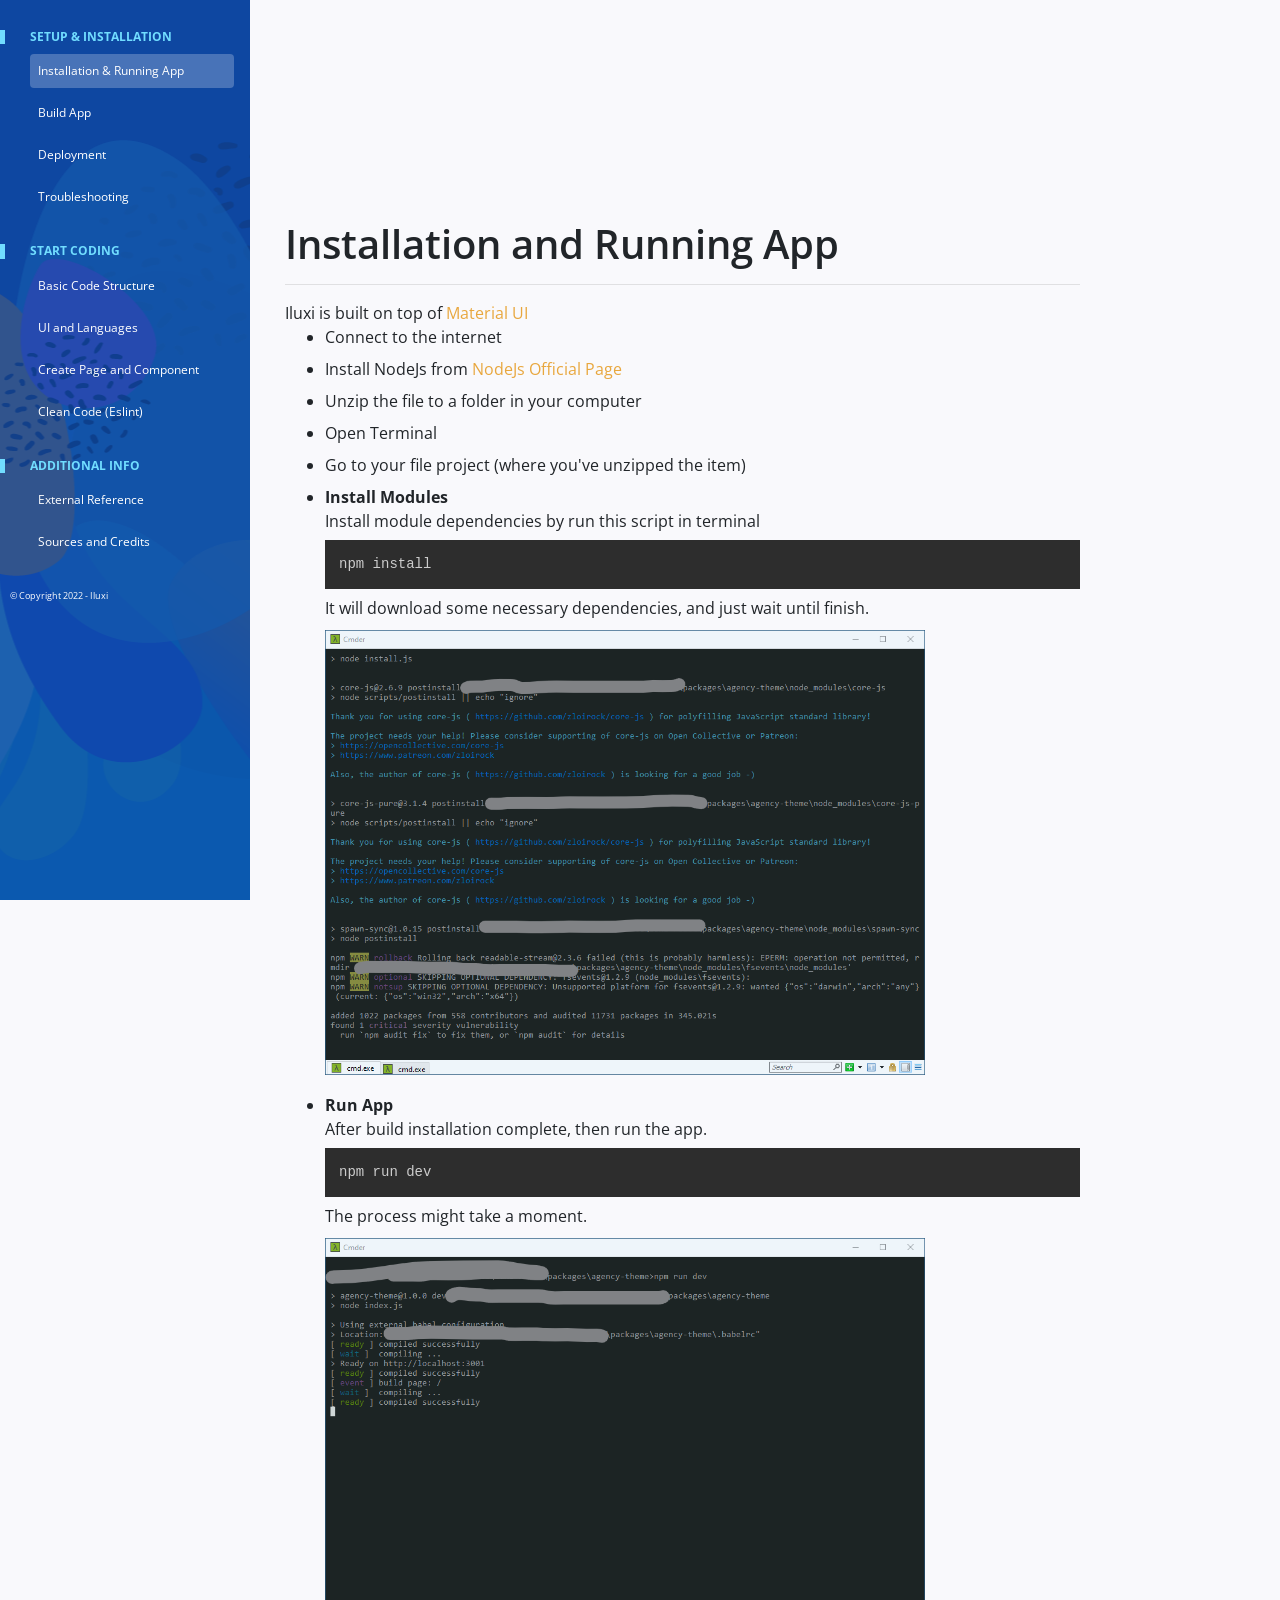
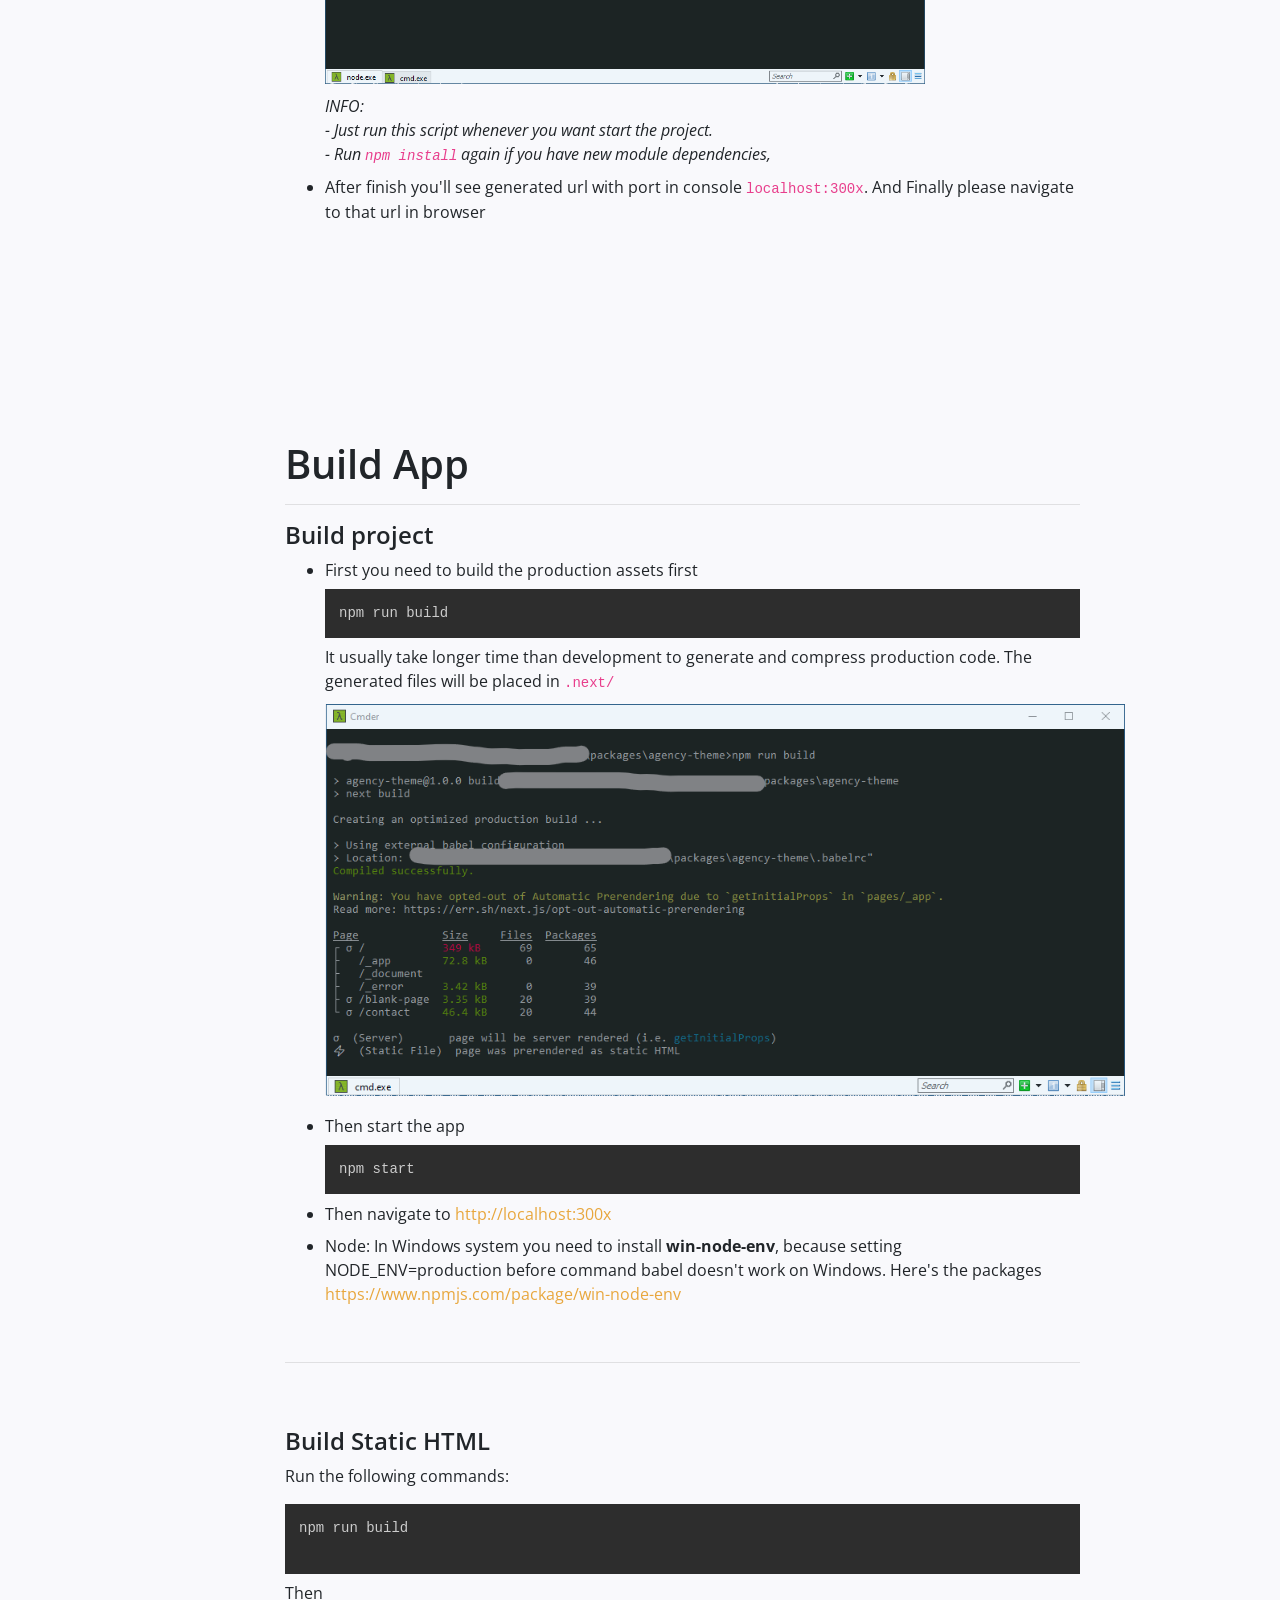
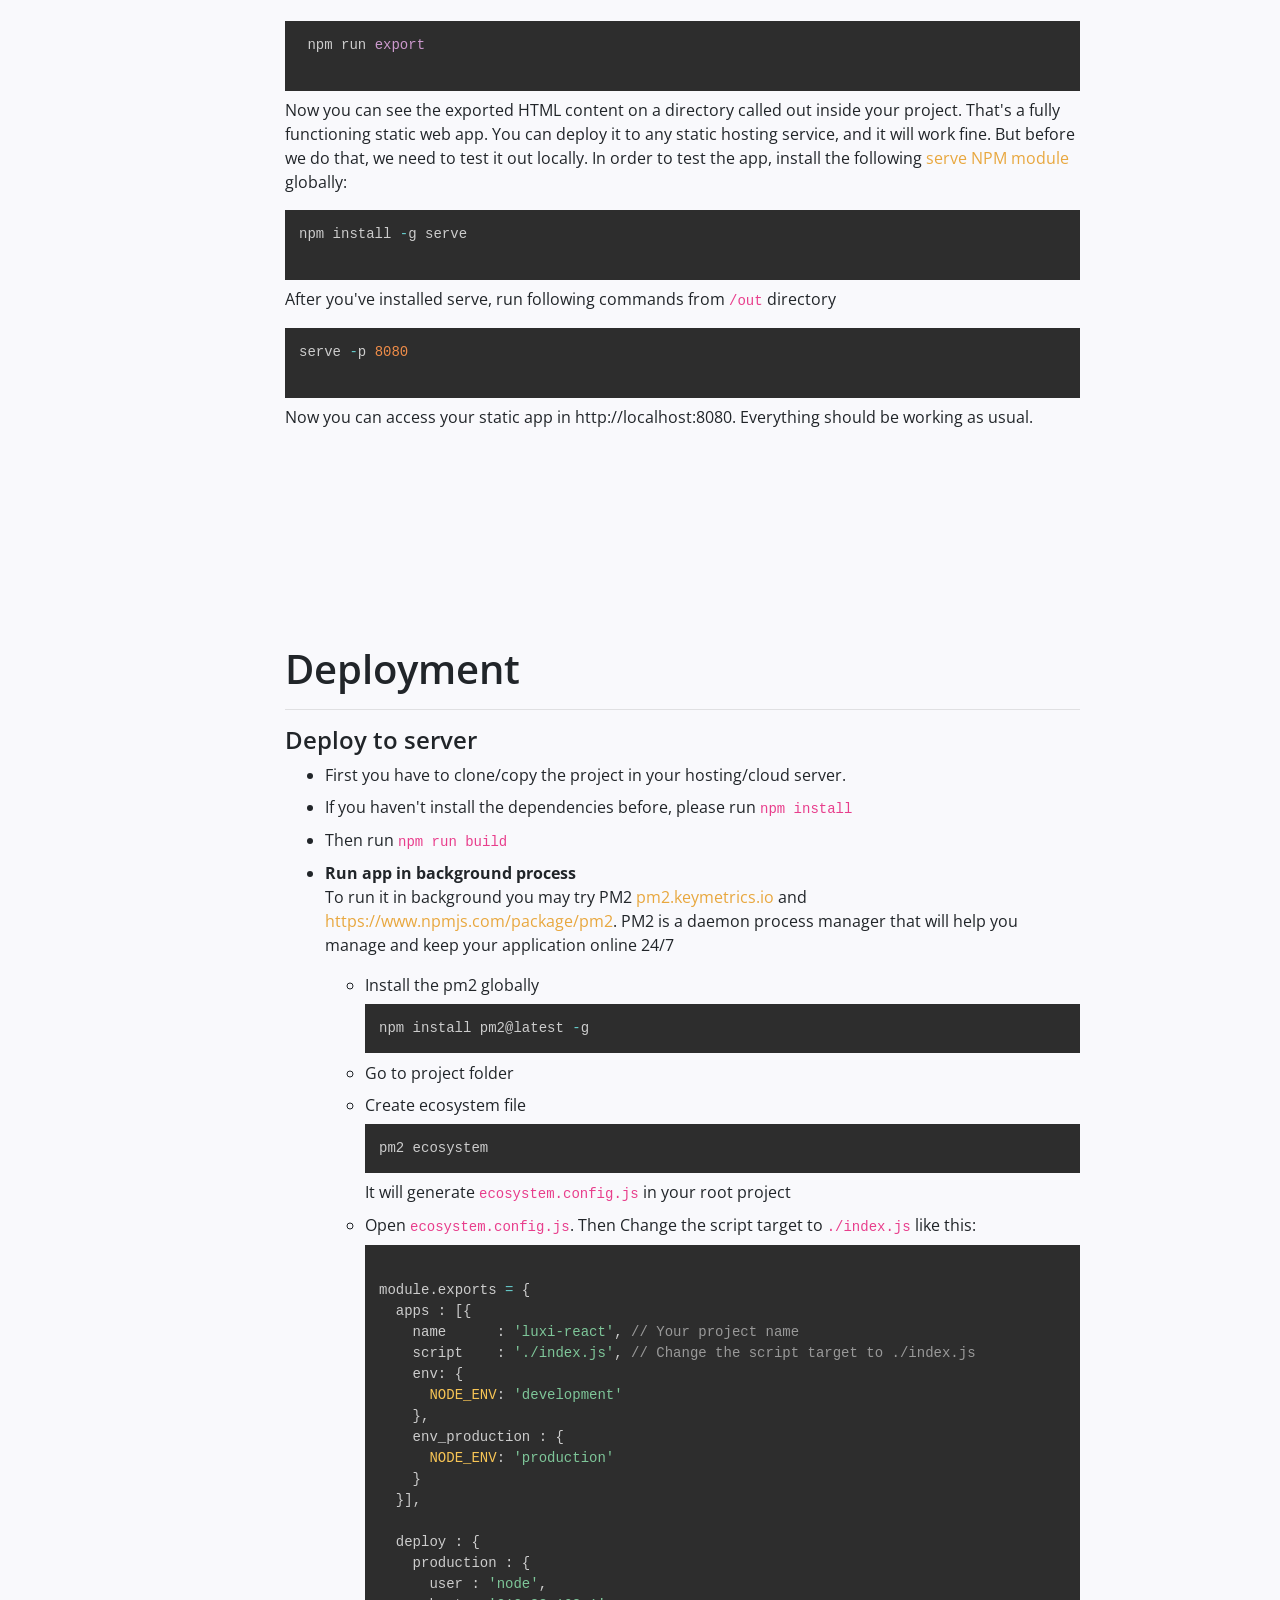
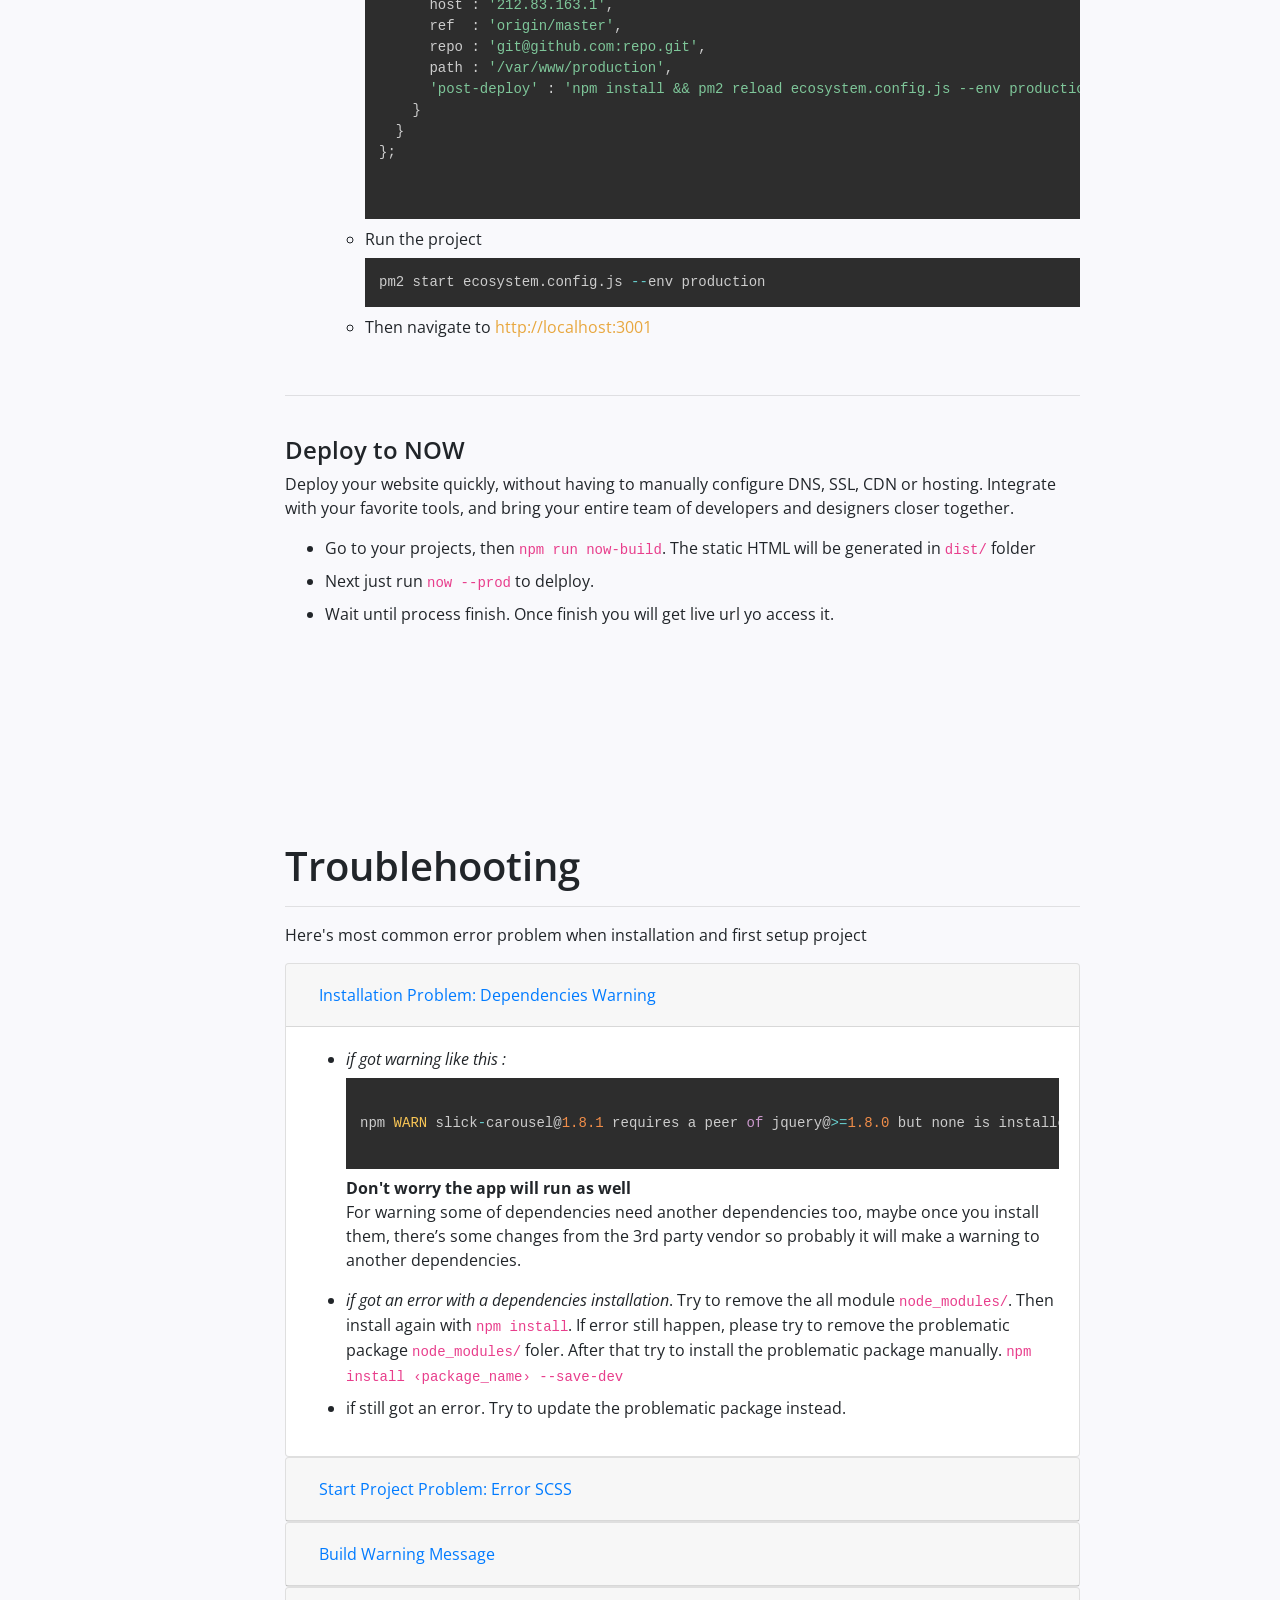
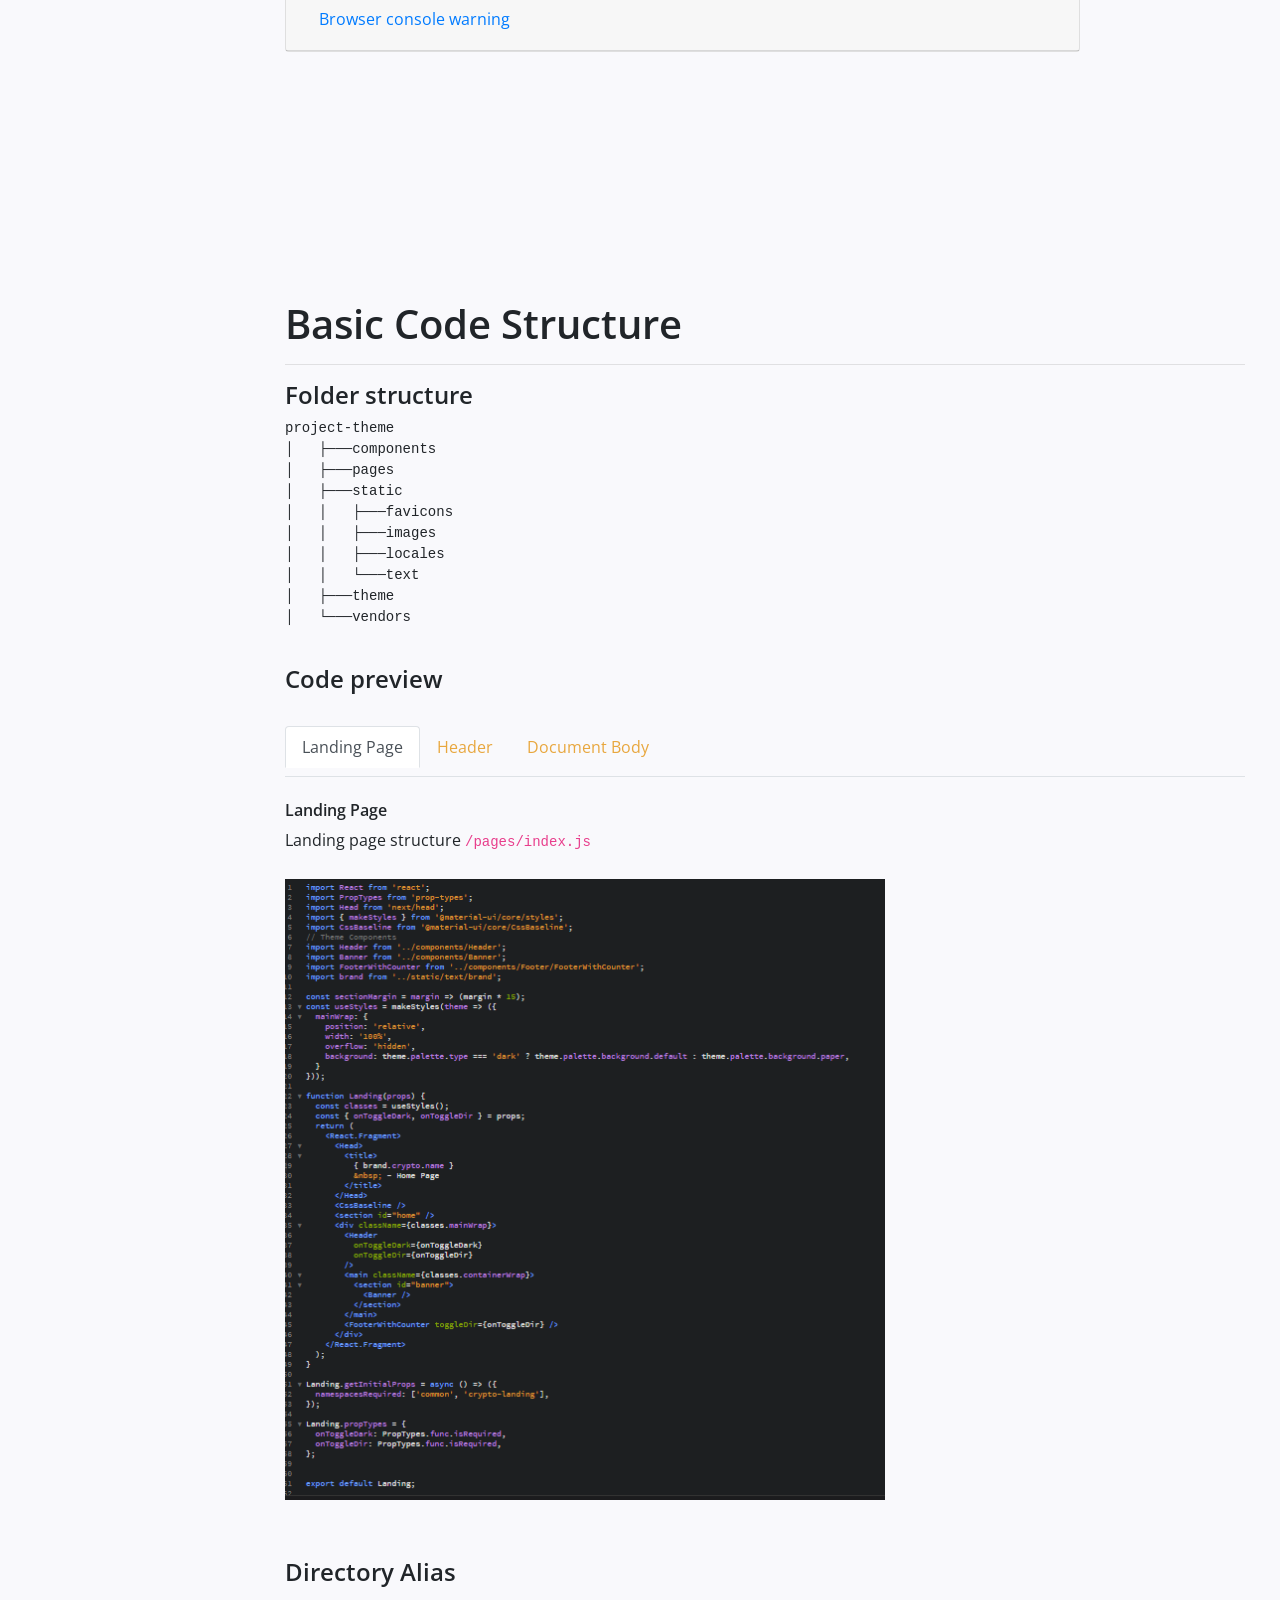
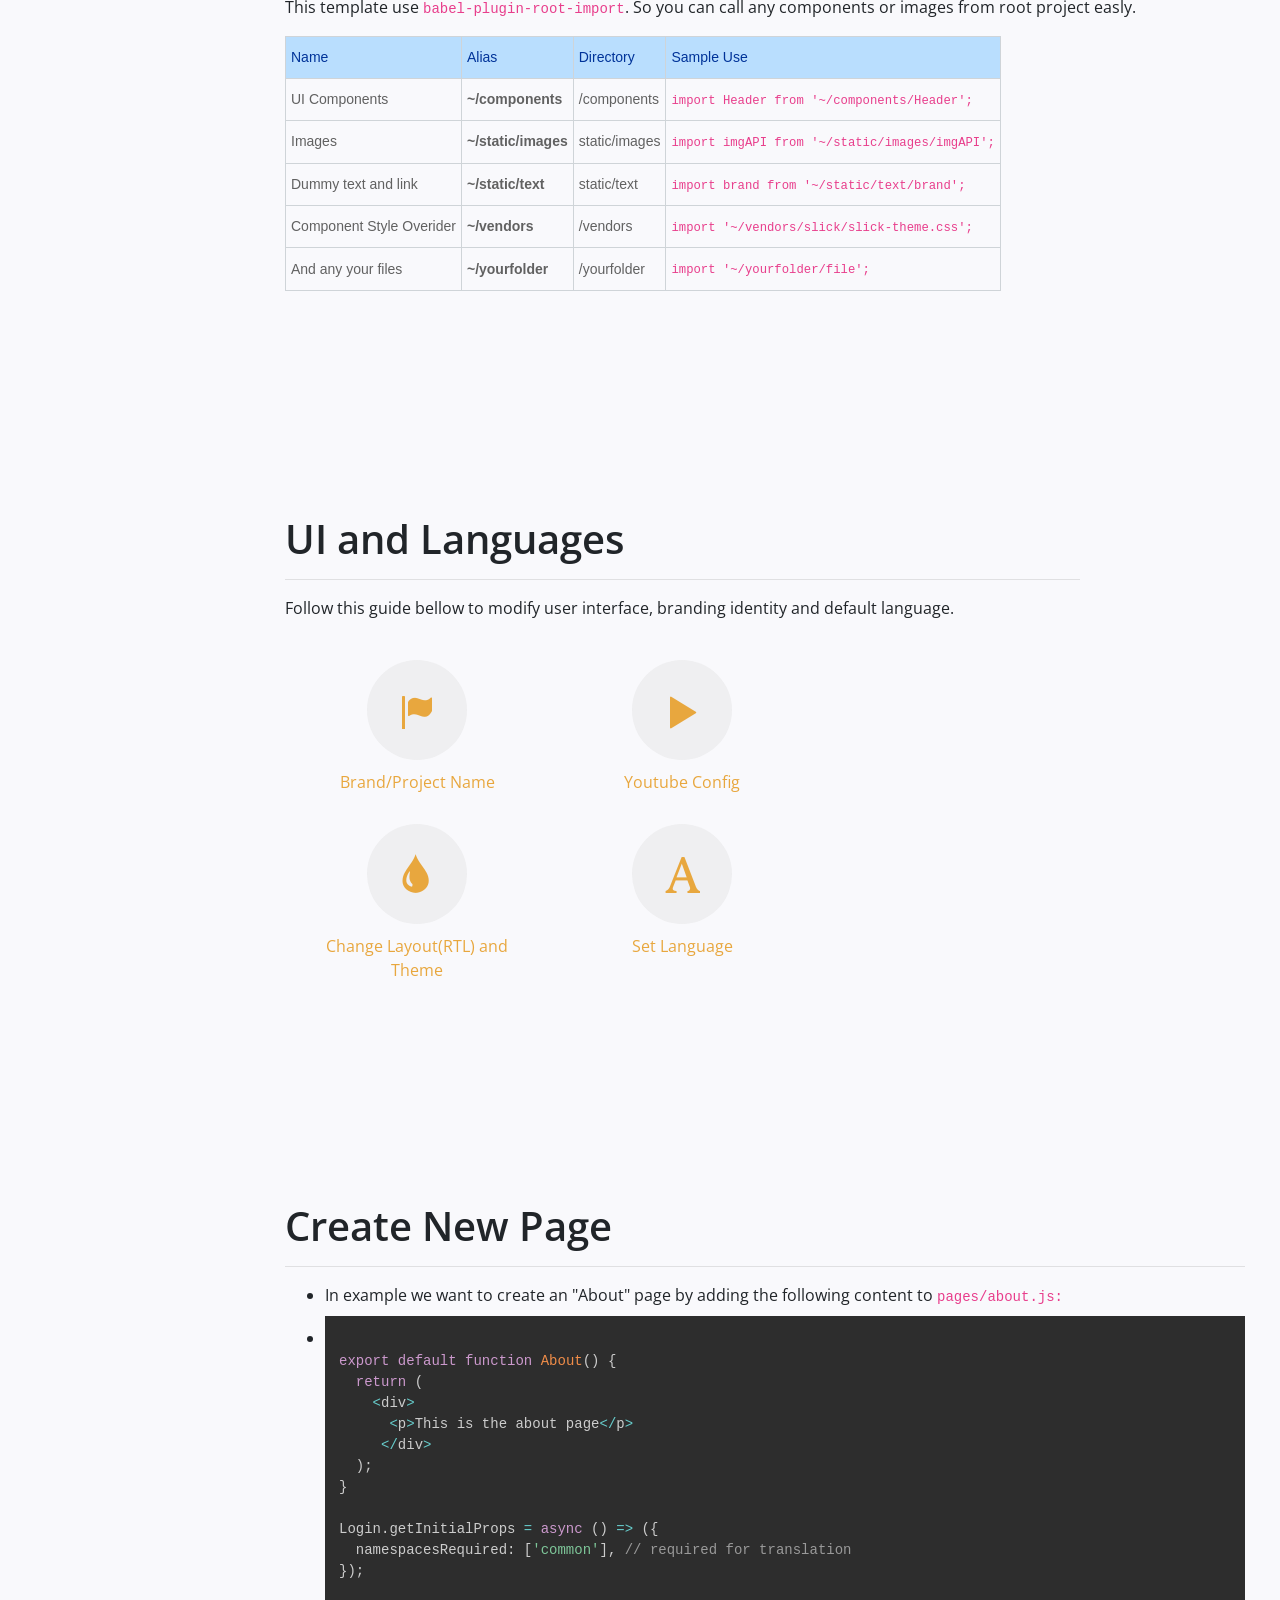
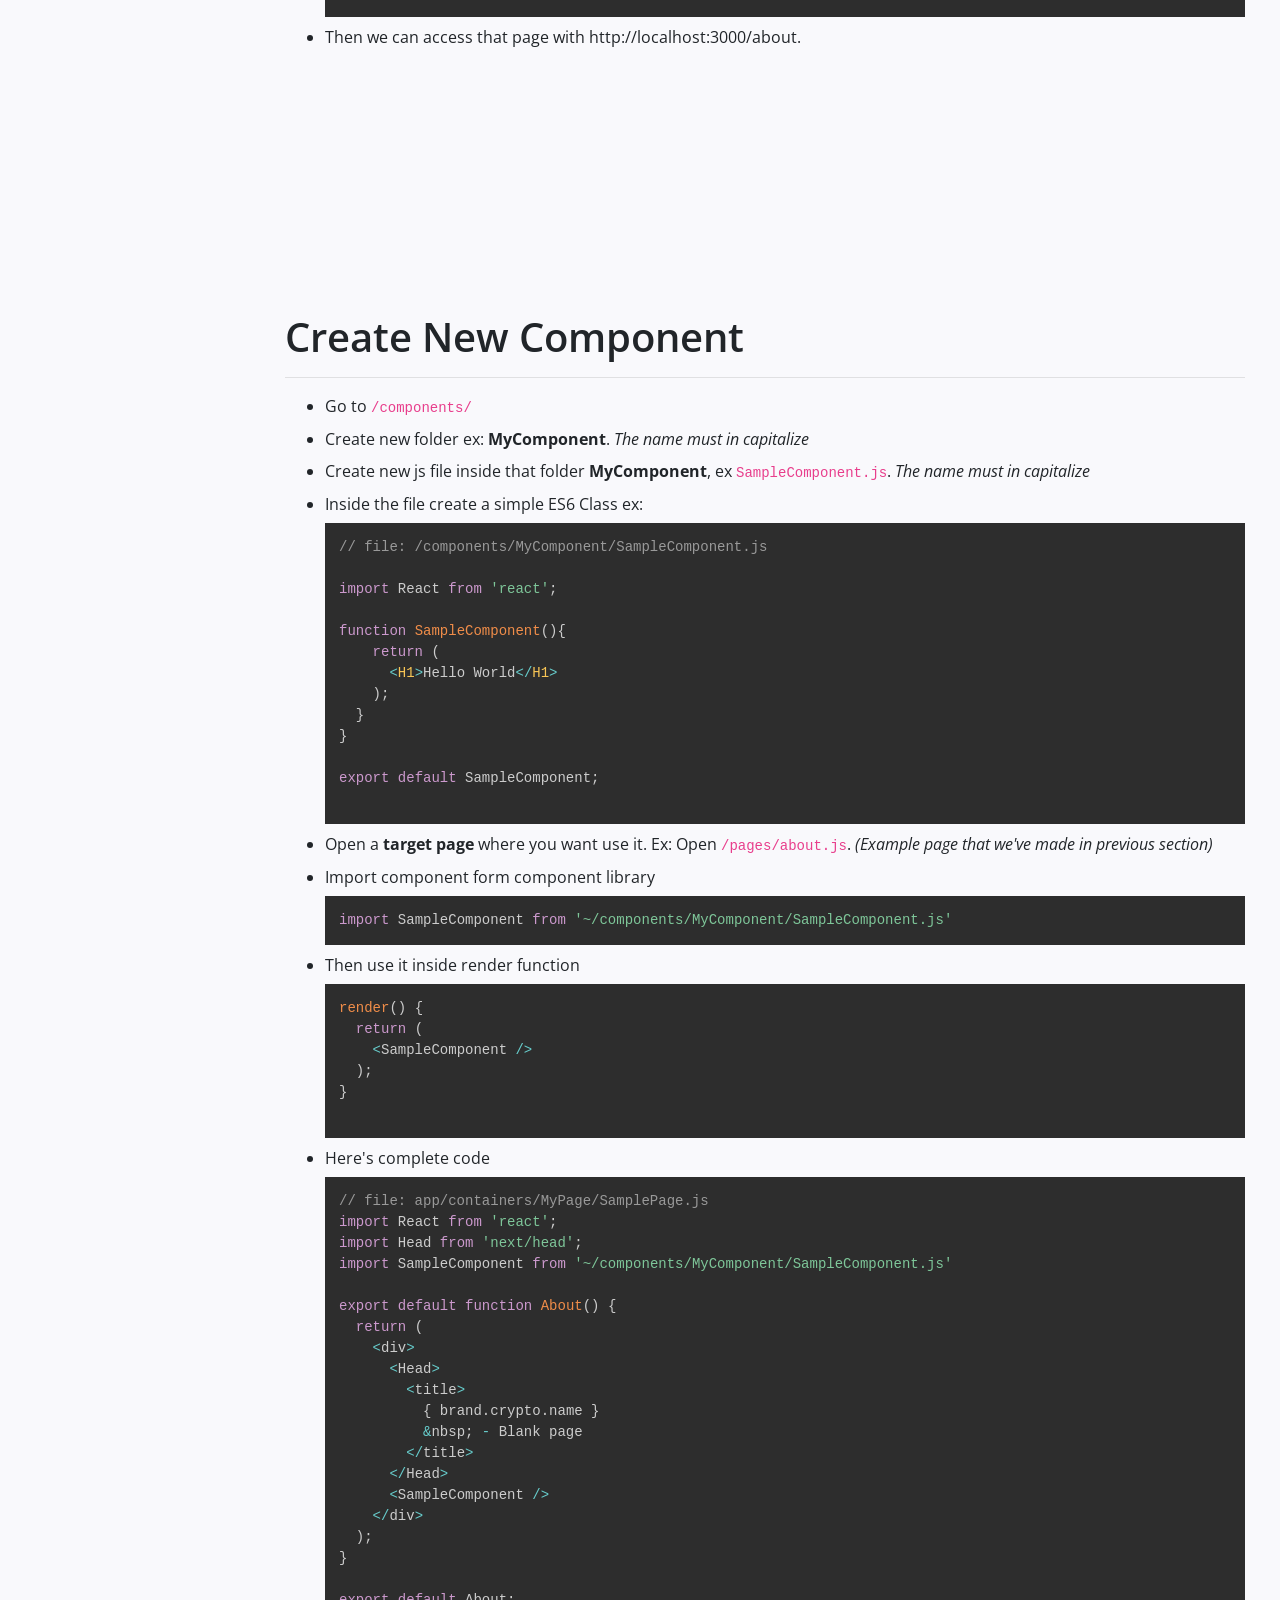
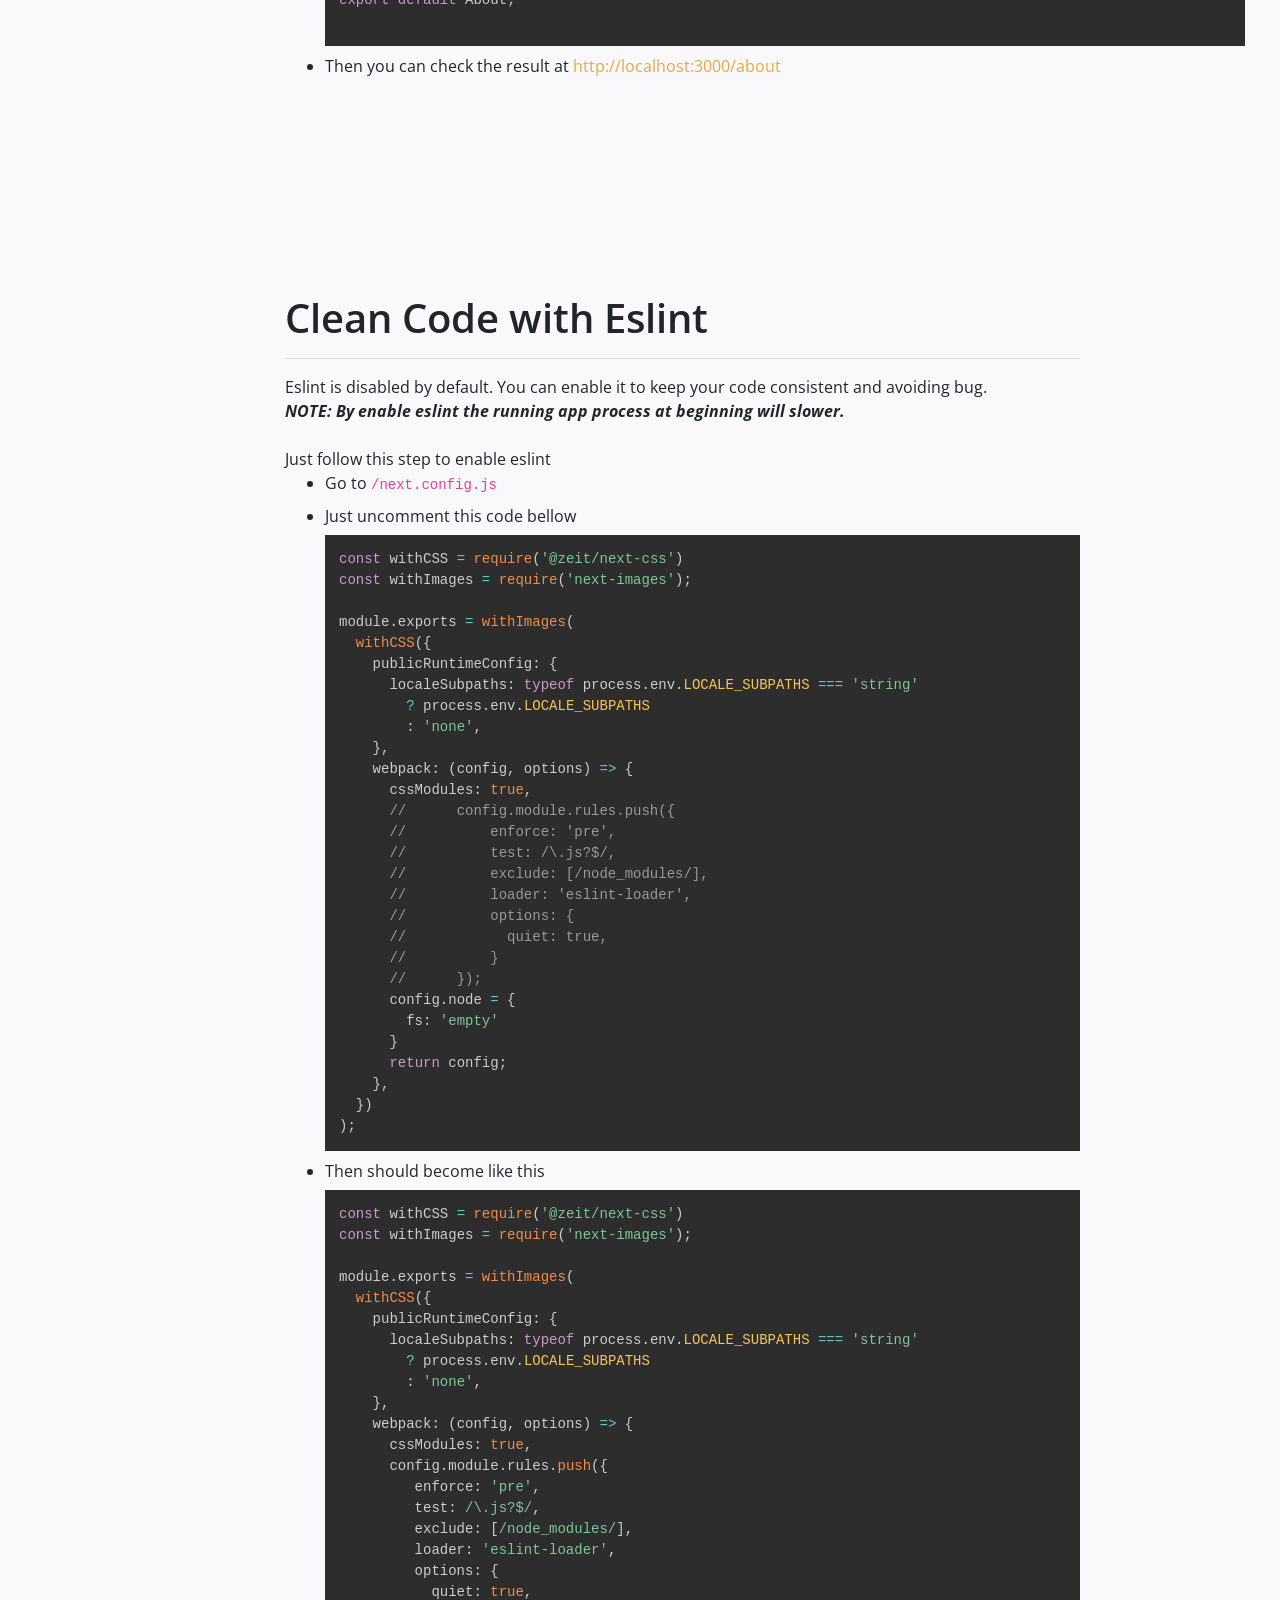
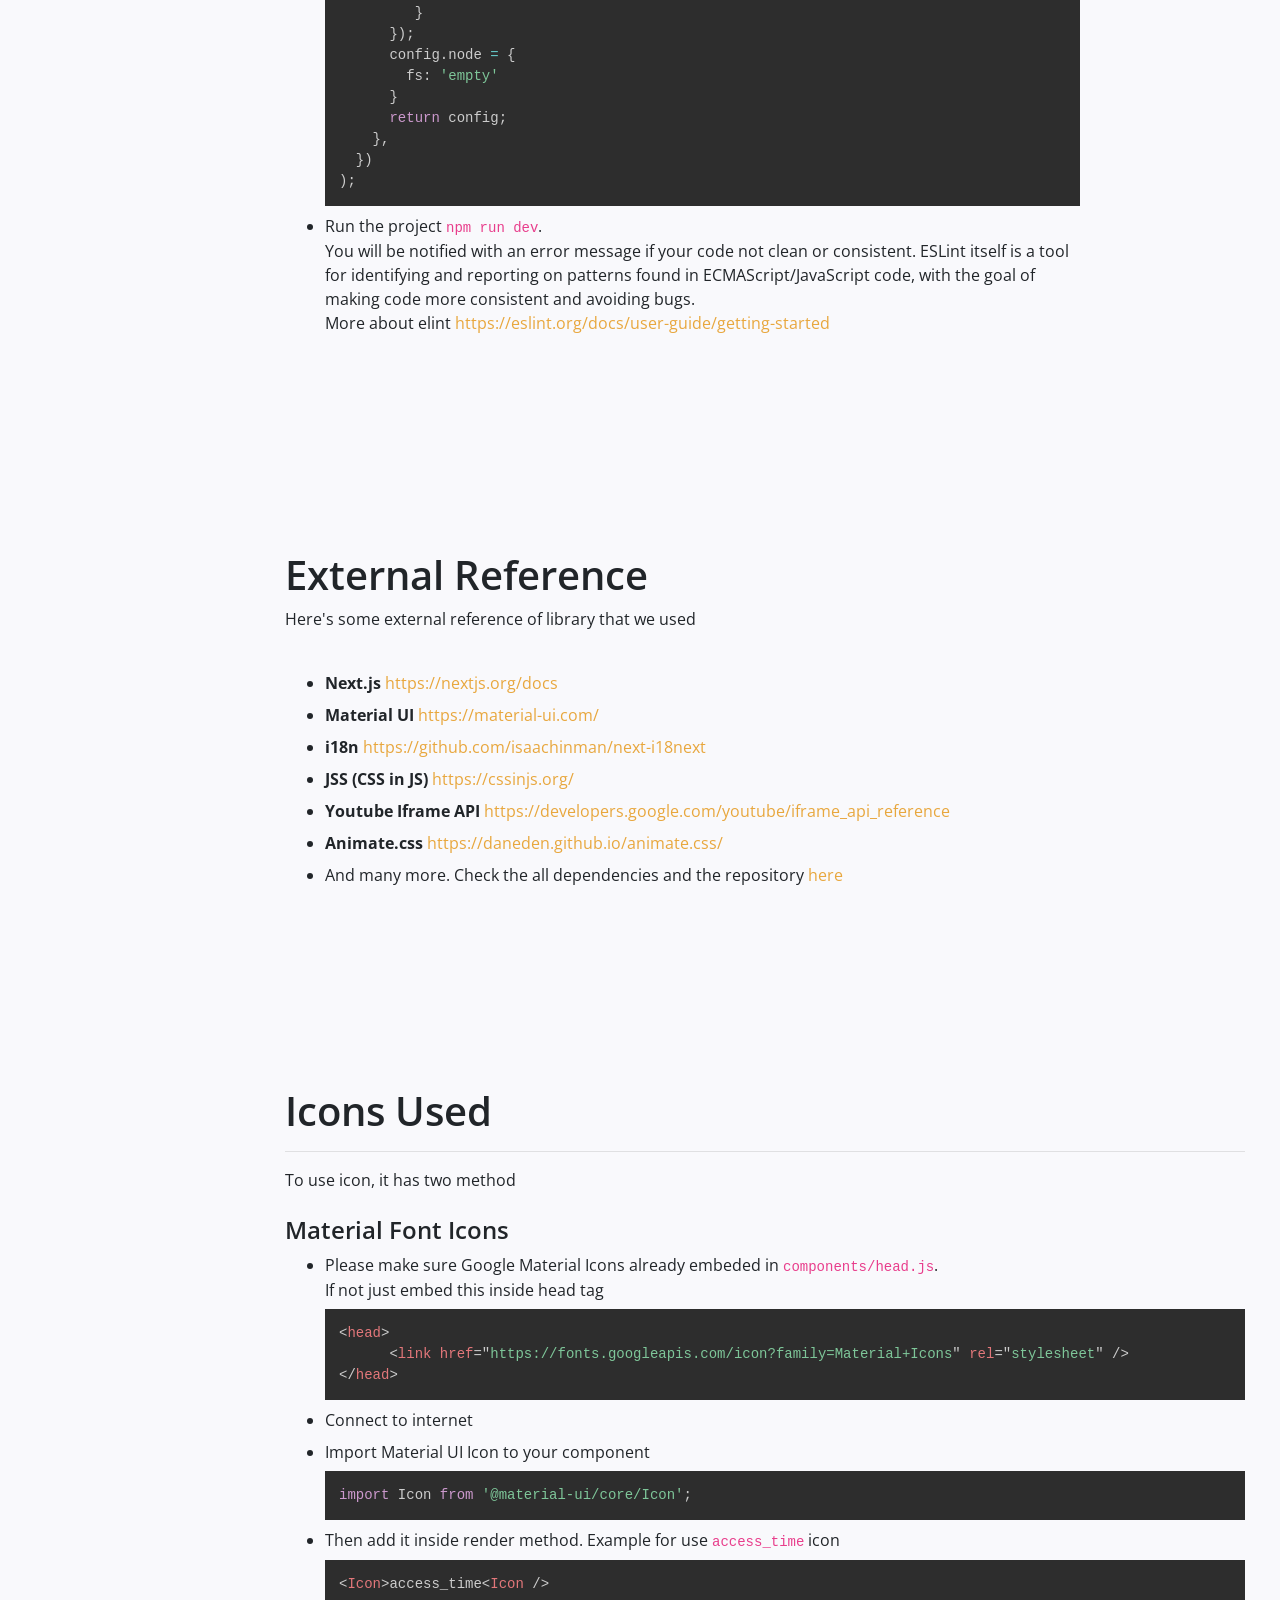
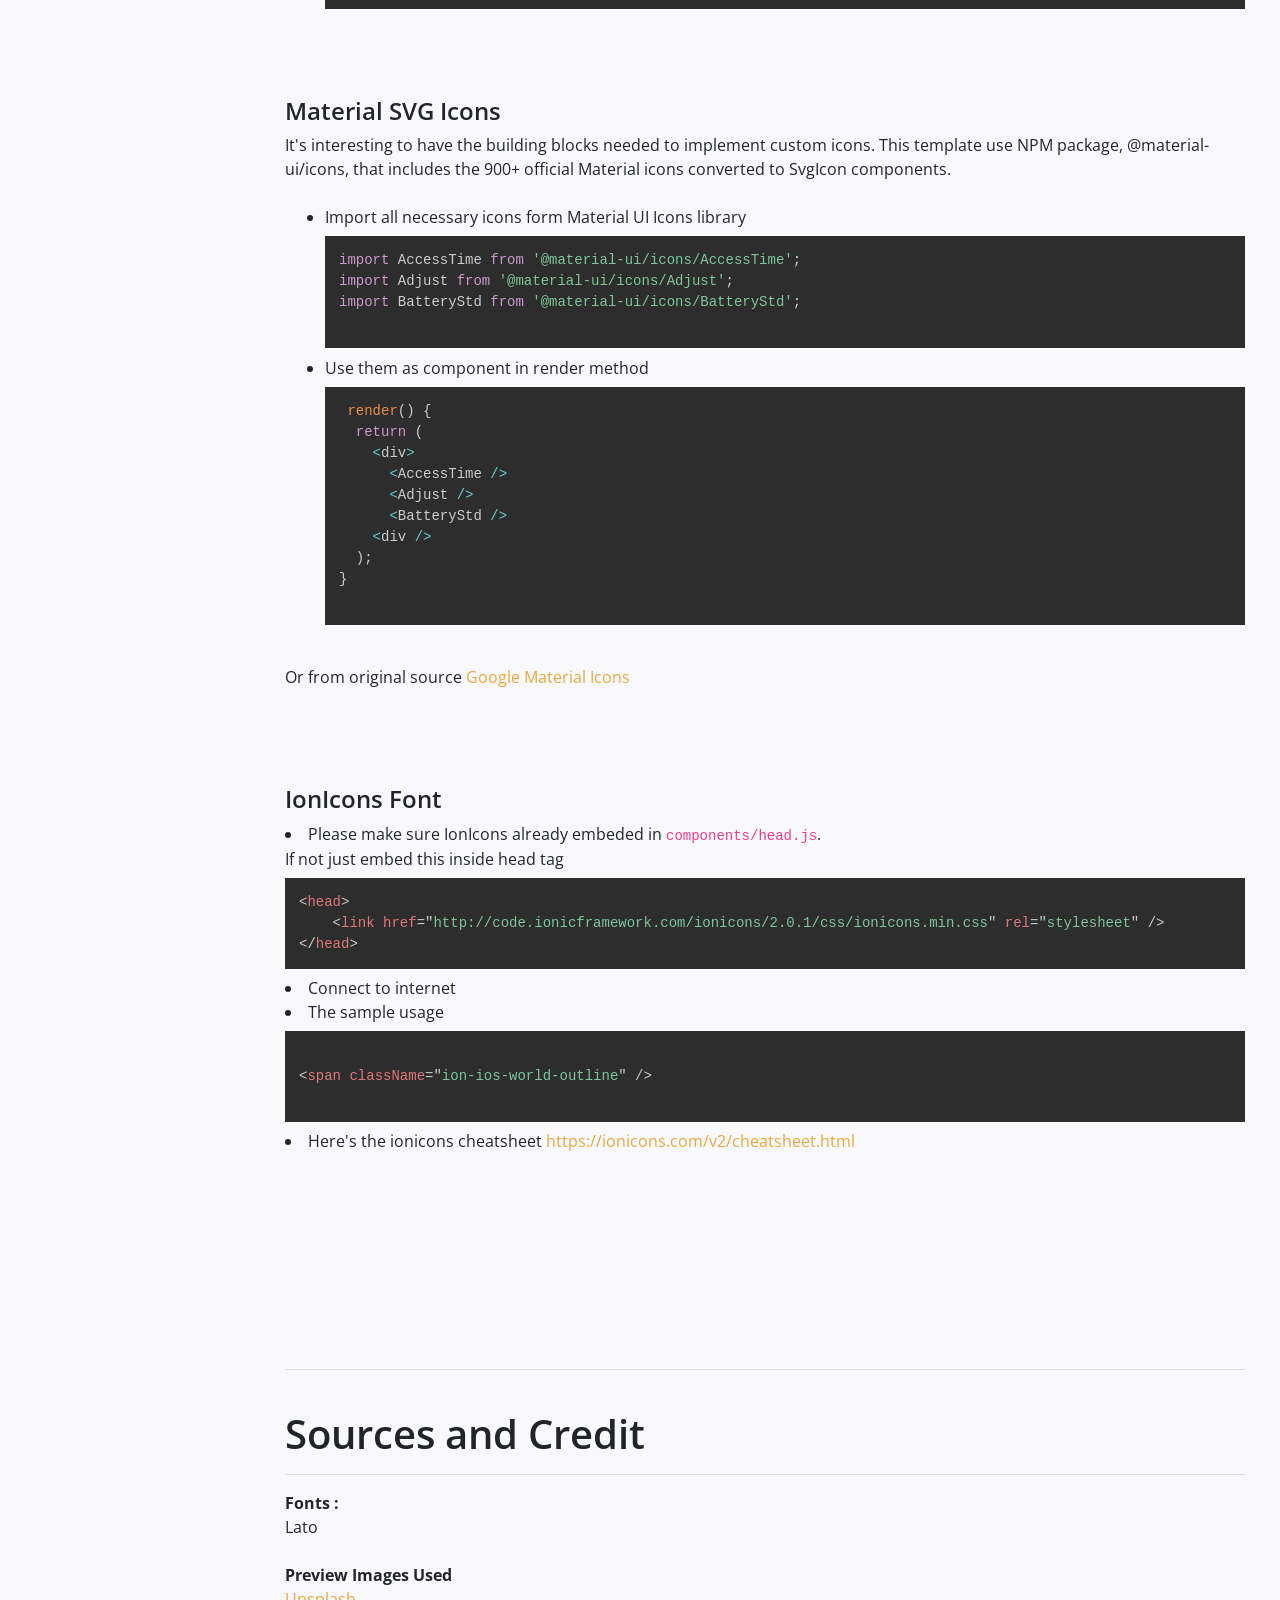
<file: react-doc/index.html>
<!DOCTYPE html>
<html lang="en">

<head>

    <meta charset="utf-8">
    <meta http-equiv="X-UA-Compatible" content="IE=edge">
    <meta name="viewport" content="width=device-width, shrink-to-fit=no, initial-scale=1">
    <meta name="description" content="">
    <meta name="author" content="">
    <link rel="shortcut icon" href="./favicon.ico" type="image/x-icon">
    <link rel="icon" href="./favicon.ico" type="image/x-icon">
    <title>Iluxi - Documentation</title>

    <link href="https://fonts.googleapis.com/css?family=Open+Sans:400,600,700" rel="stylesheet">

    <!-- Bootstrap Core CSS -->
    <link href="css/bootstrap.css" rel="stylesheet">
    
    <!-- Syntax Hightlighter CSS -->
    <link href="css/prism.css" rel="stylesheet">
  
    <!-- Custom CSS -->
    <link href="css/style.css" rel="stylesheet">

    <!-- HTML5 Shim and Respond.js IE8 support of HTML5 elements and media queries -->
    <!-- WARNING: Respond.js doesn't work if you view the page via file:// -->
    <!--[if lt IE 9]>
        <script src="https://oss.maxcdn.com/libs/html5shiv/3.7.0/html5shiv.js"></script>
        <script src="https://oss.maxcdn.com/libs/respond.js/1.4.2/respond.min.js"></script>
    <![endif]-->

</head>

<body>
    <div id="wrapper" class="toggled">
        <!-- Sidebar -->
        <div id="sidebar-wrapper">
            <ul class="sidebar-nav">
                <li><h3>Setup &amp; Installation</h3></li>
                <li>
                    <a href="#install">Installation &amp; Running App</a>
                </li>
                <li>
                    <a href="#build">Build App</a>
                </li>
                <li>
                    <a href="#deploy">Deployment</a>
                </li>
                <li>
                    <a href="#shoot">Troubleshooting</a>
                </li>
                <li><h3>Start Coding</h3></li>
                <li>
                    <a href="#code_basic">Basic Code Structure</a>
                </li>
                <li>
                    <a href="#layout">UI and Languages </a>
                </li>
                <li>
                    <a href="#create_page">Create Page and Component</a>
                </li>
                <li>
                    <a href="#eslint">Clean Code (Eslint)</a>
                </li>
                <li><h3>Additional Info</h3></li>
                <li>
                    <a href="#reference">External Reference</a>
                </li>
                <li>
                    <a href="#credit">Sources and Credits</a>
                </li>
            </ul>

            <span class="copy">&copy; Copyright 2022 - Iluxi</span>
        </div>
        <!-- /#sidebar-wrapper -->

        <!-- main content -->
        <div id="page-content-wrapper">
            <div class="container-fluid">
                <!-- INSTALL -->
                <section class="row" id="install">
                    <div class="col-lg-10">
                        <h1>Installation and Running App</h1>
                        <hr />
                        Iluxi is built on top of <a href="https://material-ui.com/" target="_blank">Material UI</a>
						<ul>
							<li>Connect to the internet</li>
							<li>Install NodeJs from <a href="https://nodejs.org/en/" target="_blank" rel="noopener noreferrer">NodeJs Official Page</a></li>
							<li>Unzip the file to a folder in your computer</li>
							<li>Open Terminal</li>
							<li>Go to your file project (where you've unzipped the item)</li>
							<li>
                                <strong>Install Modules</strong><br />
								Install module dependencies by run this script in terminal
								<pre><code class="language-js">npm install</code></pre>
                                It will download some necessary dependencies, and just wait until finish.
                                <br />
                                <img src="images/cmd1.png" width="600" alt="process" />
                                <br />
							</li>
							<li>
                                <strong>Run App</strong><br />
								After build installation complete, then run the app.
								<pre><code class="language-js">npm run dev</code></pre>
                                The process might take a moment.
                                <br />
                                <img src="images/cmd1_1.png" width="600" alt="process" />
                                <br />
								<em>INFO: <br />
									- Just run this script whenever you want start the project.<br />
									- Run <code>npm install</code> again if you have new module dependencies,<br />
								</em>
							</li>
							<li>After finish you'll see generated url with port in console <code>localhost:300x</code>. And Finally please navigate to that url in browser</li>
						</ul>
                    </div>
                </section>
                <!-- END -->
              
              
				<!-- BUILD APP -->
                <section class="row" id="build">
                  <div class="col-lg-10">
                        <h1>Build App</h1>
                        <hr />
                        <h4>Build project</h4>
						<ul>
							<li>
                                First you need to build the production assets first
								<pre><code class="language-js">npm run build</code></pre>
								It usually take longer time than development to generate and compress production code.
								The generated files will be placed in <code>.next/</code>
                                <img src="images/cmd2.png" width="800" alt="process" />
							</li>
                            <li>
                                Then start the app
								<pre><code class="language-js">npm start</code></pre>
							</li>
							<li>Then navigate to <a href="http://localhost:3001" target="_blank">http://localhost:300x</a></li>
                            <li>
                              Node: In Windows system you need to install <strong>win-node-env</strong>, because setting NODE_ENV=production before command babel doesn't work on Windows.
                              Here's the packages <a href="https://www.npmjs.com/package/win-node-env" target="_blank">https://www.npmjs.com/package/win-node-env</a>
                            </li>
						</ul>
                        <br />
                        <hr />
                        <br />
                        <br />
                        <h4>Build Static HTML</h4>
                        <p>Run the following commands:</p>
                        <pre>
<code class="language-js">npm run build</code>
                        </pre>
                        <p>Then</p>
                        <pre>
 <code class="language-js">npm run export</code>
                        </pre>
                        <p>
                          Now you can see the exported HTML content on a directory called out inside your project.

That's a fully functioning static web app. You can deploy it to any static hosting service, and it will work fine. But before we do that, we need to test it out locally.

In order to test the app, install the following <a target="_blank" rel="noopener noreferrer" href="https://www.npmjs.com/package/serve">serve NPM module </a> globally:
                        </p>
                        <pre>
<code class="language-js">npm install -g serve</code>
                        </pre>
                        <p>After you've installed serve, run following commands from <code>/out</code> directory</p>
                        <pre>
<code class="language-js">serve -p 8080</code>
                        </pre>
                        <p>
                          Now you can access your static app in http://localhost:8080. Everything should be working as usual.
                        </p>
                    </div>
                </section>
                <!-- END -->
              
              
				<!-- DEPLOYMENT APP -->
                <section class="row" id="deploy">
                    <div class="col-lg-10">
                        <h1>Deployment</h1>
                        <hr />
                        <h4>Deploy to server</h4>
                        <ul>
                          <li>First you have to clone/copy the project in your hosting/cloud server.</li>
                          <li>If you haven't install the dependencies before, please run <code>npm install</code></li>
                          <li>Then run <code>npm run build</code></li>
                          <li>
                            <strong>Run app in background process</strong>
                            <p>
                              To run it in background you may try PM2 <a href="pm2.keymetrics.io">pm2.keymetrics.io</a> and <a href="https://www.npmjs.com/package/pm2" target="_blank">https://www.npmjs.com/package/pm2</a>.
                              PM2 is a daemon process manager that will help you manage and keep your application online 24/7
                            </p>
                            <ul>
                              <li>
                                Install the pm2 globally
                                <pre><code class="language-js">npm install pm2@latest -g</code></pre>
                              </li>
                              <li>
                                Go to project folder
                              </li>
                              <li>
                                Create ecosystem file
                                <pre><code class="language-js">pm2 ecosystem</code></pre>
                                It will generate <code>ecosystem.config.js</code> in your root project
                              </li>
                              <li>
                                Open <code>ecosystem.config.js</code>.
                                Then Change the script target to <code>./index.js</code> like this:
                                <pre>
                                  <code class="language-js">
module.exports = {
  apps : [{
    name      : 'luxi-react', // Your project name
    script    : './index.js', // Change the script target to <code>./index.js</code>
    env: {
      NODE_ENV: 'development'
    },
    env_production : {
      NODE_ENV: 'production'
    }
  }],

  deploy : {
    production : {
      user : 'node',
      host : '212.83.163.1',
      ref  : 'origin/master',
      repo : 'git@github.com:repo.git',
      path : '/var/www/production',
      'post-deploy' : 'npm install && pm2 reload ecosystem.config.js --env production'
    }
  }
};
                                  </code>
                                </pre>
                              </li>
                              <li>
                                Run the project
                                <pre><code class="language-js">pm2 start ecosystem.config.js --env production</code></pre>
                              </li>
                              <li>Then navigate to <a href="http://localhost:3001" target="_blank">http://localhost:3001</a></li>
                            </ul>
                          </li>
                        </ul>
                        <br />
                        <hr />
                        <br />
                        <h4>Deploy to NOW</h4>
                        <p>Deploy your website quickly, without having to manually configure DNS, SSL, CDN or hosting. Integrate with your favorite tools, and bring your entire team of developers and designers closer together.</p>
                        <ul>
                          <li>Go to your projects, then <code>npm run now-build</code>. The static HTML will be generated in <code>dist/</code> folder</li>
                          <li>Next just run <code>now --prod</code> to delploy.</li>
                          <li>Wait until process finish. Once finish you will get live url yo access it.</li>
                        </ul>
                    </div>
                </section>
                <!-- END -->
              
                <!-- TROUBLESHOOTING APP -->
                <section class="row" id="shoot">
                    <div class="col-lg-10">
                        <h1>Troublehooting</h1>
                        <hr />
                        <p>Here's most common error problem when installation and first setup project</p>
                        <div class="accordion" id="accordionExample">
                          <div class="card">
                            <div class="card-header" id="headingOne">
                              <h5 class="mb-0">
                                <button class="btn btn-link" type="button" data-toggle="collapse" data-target="#collapseOne" aria-expanded="true" aria-controls="collapseOne">
                                  Installation Problem: Dependencies Warning
                                </button>
                              </h5>
                            </div>

                            <div id="collapseOne" class="collapse show" aria-labelledby="headingOne" data-parent="#accordionExample">
                              <div class="card-body">
                                <ul>
                                  <li>
                                      <em>if got warning like this :</em><br />
                                      <pre><code class="language-js">
npm WARN slick-carousel@1.8.1 requires a peer of jquery@>=1.8.0 but none is installed. You must install peer dependencies yourself.
        </code></pre>
                                      <strong>Don't worry the app will run as well</strong>
                                      <p>For warning some of dependencies need another dependencies too, maybe once you install them, there’s some changes from the 3rd party vendor so probably it will make a warning to another dependencies.</p>
                                    </li>
                                    <li>
                                      <em>if got an error with a dependencies installation</em>. Try to remove the all module
                                      <code>node_modules/</code>. Then install again with <code>npm install</code>. 
                                      If error still happen, please try to remove the problematic package <code>node_modules/</code> foler. 
                                      After that try to install the problematic package manually. <code>npm install &lsaquo;package_name&rsaquo; --save-dev</code>
                                    </li>
                                    <li>
                                      if still got an error. Try to update the problematic package instead.
                                    </li>
                                </ul>
                              </div>
                            </div>
                          </div>
                          <div class="card">
                            <div class="card-header" id="headingTwo">
                              <h5 class="mb-0">
                                <button class="btn btn-link collapsed" type="button" data-toggle="collapse" data-target="#collapseTwo" aria-expanded="false" aria-controls="collapseThree">
                                  Start Project Problem: Error SCSS
                                </button>
                              </h5>
                            </div>
                            <div id="collapseTwo" class="collapse" aria-labelledby="headingTwo" data-parent="#accordionExample">
                              <div class="card-body">
                                <ul>
                                  <li>
                                      If you get error messages when start project <code>npm start</code> like this<br />
                                      <pre><code class="language-js">ERROR in ./app/styles/layout/base.scss (./node_modules/css-loader/dist/cjs.js??ref--8-1!./node_modules/postcss-loader/src??ref--8-2!./node_modules/sass-loader/lib/loader.js??ref--8-3!./app/styles/layout/base.scss)
Module build failed (from ./node_modules/sass-loader/lib/loader.js):
        </code></pre>
                                    </li>
                                    <li>
                                      It mean the node-sass not installed succesfully. May because connection problem, changed node environment during installation, or blocked node-sass repository
                                    </li>
                                    <li>
                                      Please install <strong>node-sass</strong> manually by <code>npm install node-sass --save</code>
                                    </li>
                                    <li>
                                      Build dll libraries <code>npm run build:dll</code>
                                    </li>
                                    <li>
                                      Try to start project again <code>npm start</code>
                                    </li>
                                </ul>
                              </div>
                            </div>
                          </div>
                          <div class="card">
                            <div class="card-header" id="headingThree">
                              <h5 class="mb-0">
                                <button class="btn btn-link collapsed" type="button" data-toggle="collapse" data-target="#collapseThree" aria-expanded="false" aria-controls="collapseFour">
                                  Build Warning Message
                                </button>
                              </h5>
                            </div>
                            <div id="collapseThree" class="collapse" aria-labelledby="headingThree" data-parent="#accordionExample">
                              <div class="card-body">
                                <ul>
                                  <li>
                                      Once build finish you may get warning getInitialProps.
                                      <pre><code class="language-js">Warning: You have opted-out of Automatic Prerendering due to `getInitialProps` in `pages/_app`.
Read more: https://err.sh/next.js/opt-out-automatic-prerendering
        </code></pre>
                                    </li>
                                    <li>
                                      It because this template use next.js eith custom <code>_app</code>.
                                      So just ignore this, that's Next.js telling you that all your pages will have SSR.
                                    </li>
                                </ul>
                              </div>
                            </div>
                          </div>
                          <div class="card">
                            <div class="card-header" id="headingFour">
                              <h5 class="mb-0">
                                <button class="btn btn-link collapsed" type="button" data-toggle="collapse" data-target="#collapseFour" aria-expanded="false" aria-controls="collapseFour">
                                  Browser console warning
                                </button>
                              </h5>
                            </div>
                            <div id="collapseFour" class="collapse" aria-labelledby="headingThree" data-parent="#accordionExample">
                              <div class="card-body">
                                <ul>
                                    <li>
                                      You will get this warning message if not use HTTPS
                                      <pre><code class="language-js">A cookie associated with a resource at http://doubleclick.net/ was set with `SameSite=None` but without `Secure`. A future release of Chrome will only deliver cookies marked `SameSite=None` if they are also marked `Secure`. You can review cookies in developer tools under Application>Storage>Cookies and see more details at https://www.chromestatus.com/feature/5633521622188032.
        </code></pre>
                                      Here's the guide to setup HTTPS with NextJS:
                                      <ul>
                                        <li>
                                          <a href="https://stackoverflow.com/questions/55304101/https-on-localhost-using-nextjs-express" target="_blank">
                                            https://stackoverflow.com/questions/55304101/https-on-localhost-using-nextjs-express
                                          </a>
                                        </li>
                                        <li>
                                          <a href="https://itnext.io/using-http-2-with-next-js-express-917791ca249b" target="_blank">
                                            https://itnext.io/using-http-2-with-next-js-express-917791ca249b
                                          </a>
                                        </li>
                                      </ul>
                                    </li>
                                    <li>
                                      Development: Every changes the code will show warning messages. 
                                      <pre><code class="language-js">
Warning: Can't perform a React state update on an unmounted component. This is a no-op, but it indicates a memory leak in your application. To fix, cancel all subscriptions and asynchronous tasks in a useEffect cleanup function.
        </code></pre>
                                      It because window scrolling function with HMR. This message will show in development only, you can ignore it by reload the browser.
                                    </li>
                                </ul>
                              </div>
                            </div>
                          </div>
                        </div>
                        <br />
                        <br />
                    </div>
                </section>
                <!-- END -->
              
                <!-- CODE STRUCTURE -->
                <section class="row" id="code_basic">
                    <div class="col-lg-12">
                        <h1>Basic Code Structure</h1>
                        <hr />
                        <h4>Folder structure</h4>
                        <pre>
project-theme                                                                            
│   ├───components                                                                          
│   ├───pages                                                                               
│   ├───static                                                                              
│   │   ├───favicons                                                                        
│   │   ├───images                                                                          
│   │   ├───locales                                                                       
│   │   └───text                                                                            
│   ├───theme                                                                               
│   └───vendors                                                                             
                        </pre>
                        <h4>Code preview</h4>
                        <br />
                        <ul class="nav nav-tabs">
                          <li><a class="active nav-link" data-toggle="tab" href="#landing-code">Landing Page</a></li>
                          <li><a class="nav-link" data-toggle="tab" href="#header-code">Header</a></li>
                          <li><a class="nav-link" data-toggle="tab" href="#document-code">Document Body</a></li>
                        </ul>
                        <div class="tab-content">
                          <div id="landing-code" class="tab-pane fade in active show">
                            <br />
                            <h6>Landing Page</h6>
                            <p>Landing page structure <code>/pages/index.js</code></p>
                            <img src="images/ss_code.png" width="600" alt="code" />
                          </div>
                          <div id="header-code" class="tab-pane fade in">
                            <br />
                            <h6>Header</h6>
                            <p>You can put google analytics, font icon, embeded fonts, etc here.  <code>/components/header.js</code></p>
                            <img src="images/ss_code2.png" width="600" alt="code2" />
                          </div>
                          <div id="document-code" class="tab-pane fade in">
                            <br />
                            <h6>Document body</h6>
                            <p><code>/pages/_document.js</code></p>
                            <img src="images/ss_code3.png" width="600" alt="code2" />
                          </div>
                        </div>
                        <br /><br />
                        <h4>Directory Alias</h4>
                        <p>This template use <code>babel-plugin-root-import</code>. So you can call any components or images from root project easly.</p>
                        <table class="tg">
                          <thead>
                            <tr>
                              <th class="tg-yw4l">Name</th>
                              <th class="tg-yw4l">Alias</th>
                              <th class="tg-yw4l">Directory</th>
                              <th class="tg-yw4l">Sample Use</th>
                            </tr>
                          </thead>
                          <tbody>
                            <tr>
                              <td>UI Components</td>
                              <td><strong>~/components</strong></td>
                              <td>/components</td>
                              <td><code>import Header from '~/components/Header';</code></td>
                            </tr>
                            <tr>
                              <td>Images</td>
                              <td><strong>~/static/images</strong></td>
                              <td>static/images</td>
                              <td><code>import imgAPI from '~/static/images/imgAPI';</code></td>
                            </tr>
                            <tr>
                              <td>Dummy text and link</td>
                              <td><strong>~/static/text</strong></td>
                              <td>static/text</td>
                              <td><code>import brand from '~/static/text/brand';</code></td>
                            </tr>
                            <tr>
                              <td>Component Style Overider</td>
                              <td><strong>~/vendors</strong></td>
                              <td>/vendors</td>
                              <td><code>import '~/vendors/slick/slick-theme.css';</code></td>
                            </tr>
                            <tr>
                              <td>And any your files</td>
                              <td><strong>~/yourfolder</strong></td>
                              <td>/yourfolder</td>
                              <td><code>import '~/yourfolder/file';</code></td>
                            </tr>
                          </tbody>
                        </table>
                        <br />
                    </div>
                </section>
                <!-- END -->
                            
              <!-- Layout -->
                <section class="row" id="layout">
                    <div class="col-lg-10">
                      <h1>UI and Languages</h1>
                      <hr />
                      Follow this guide bellow to modify user interface, branding identity and default language.
                      <div class="part-categories">
                        <div class="row">
                          <div class="col-sm-4">
                            <a href="code_flow/ui_lang.html#brand" target="_blank">
                              <span class="icon">
                                <i class="glyphicon glyphicon-flag"></i>
                              </span>
                              Brand/Project Name
                            </a>
                          </div>
                          <div class="col-sm-4">
                            <a href="code_flow/ui_lang.html#youtube" target="_blank">
                              <span class="icon">
                                <i class="glyphicon glyphicon-play"></i>
                              </span>
                              Youtube Config
                            </a>
                          </div>
                        </div>
                        <div class="row">
                          <div class="col-sm-4">
                            <a href="code_flow/ui_lang.html#theme" target="_blank">
                              <span class="icon">
                                <i class="glyphicon glyphicon-tint"></i>
                              </span>
                              Change Layout(RTL) and Theme
                            </a>
                          </div>
                          <div class="col-sm-4">
                            <a href="code_flow/ui_lang.html#lang" target="_blank">
                              <span class="icon">
                                <i class="glyphicon glyphicon-font"></i>
                              </span>
                              Set Language
                            </a>
                          </div>
                        </div>
                      </div>
                    </div>
                </section>
                <!-- END -->
				
              <!-- CREATE PAGE -->
                <section class="row" id="create_page">
                    <div class="col-lg-12">
                        <h1>Create New Page</h1>
                        <hr />
                        <ul>
                            <li>In example we want to create an "About" page by adding the following content to <code>pages/about.js:</code></li>
                            <li>
                              <pre><code class="language-js">
export default function About() {
  return (
    &lt;div&gt;
      &lt;p&gt;This is the about page&lt;/p&gt;
     &lt;/div&gt;
  );
}

Login.getInitialProps = async () => ({
  namespacesRequired: ['common'], // required for translation
});
                              </code></pre>
                            </li>
                            <li>Then we can access that page with http://localhost:3000/about.</li>
                        </ul>
                        <br />
                        <br />
                    </div>
                  <br /><br />
              </section>
                <!-- END -->
              
				<!-- CREATE COMPONENT -->
                <section class="row" id="create_component">
                    <div class="col-lg-12">
                        <h1>Create New Component</h1>
                        <hr />
                        <ul>
                          <li>Go to <code>/components/</code></li>
                          <li>Create new folder ex: <b>MyComponent</b>. <em>The name must in capitalize</em></li>
                          <li>Create new js file inside that folder <b>MyComponent</b>, ex <code>SampleComponent.js</code>. <em>The name must in capitalize</em></li>
                          <li>
                              Inside the file create a simple ES6 Class ex: <br />
                              <pre><code class="language-js">// file: /components/MyComponent/SampleComponent.js

import React from 'react';

function SampleComponent(){
    return (
      &lt;H1&gt;Hello World&lt;/H1&gt;
    );
  }
}

export default SampleComponent;

</code></pre>
                            </li>
                            <li>Open a <b>target page</b> where you want use it. Ex: Open <code>/pages/about.js</code>. <em>(Example page that we've made in previous section)</em></li>
                            <li>
                              Import component form component library<br />
                              <pre><code class="language-js">import SampleComponent from '~/components/MyComponent/SampleComponent.js'</code></pre>
                            </li>
                            <li>
                              Then use it inside render function<br />
                              <pre><code class="language-js">render() {
  return (
    &lt;SampleComponent /&gt;
  );
}
                            </code></pre>
                                </li>
                                <li>
                                  Here's complete code <br />
                                  <pre><code class="language-js">// file: app/containers/MyPage/SamplePage.js
import React from 'react';
import Head from 'next/head';
import SampleComponent from '~/components/MyComponent/SampleComponent.js'

export default function About() {
  return (
    &lt;div&gt;
      &lt;Head&gt;
        &lt;title&gt;
          { brand.crypto.name }
          &amp;nbsp; - Blank page
        &lt;/title&gt;
      &lt;/Head&gt;
      &lt;SampleComponent /&gt;
    &lt;/div&gt;
  );
}

export default About;

</code></pre>
                                </li>
                                <li>Then you can check the result at <a href="http://localhost:3000/about">http://localhost:3000/about</a></li>
                        </ul>
                    </div>
                </section>
                <!-- END -->
                              
                <!-- ESLINT -->
                <section class="row" id="eslint">
                    <div class="col-lg-10">
                        <h1>Clean Code with Eslint</h1>
                        <hr>
                        Eslint is disabled by default. You can enable it to keep your code consistent and avoiding bug. <br>
                        <strong><em>NOTE: By enable eslint the running app process at beginning will slower.</em></strong><br><br>
                        Just follow this step to enable eslint<br>
                        <ul>
                          <li>Go to <code>/next.config.js</code></li>
                          <li>
                            Just uncomment this code bellow
                            <pre class=" language-js"><code class=" language-js">const withCSS = require('@zeit/next-css')
const withImages = require('next-images');

module.exports = withImages(
  withCSS({
    publicRuntimeConfig: {
      localeSubpaths: typeof process.env.LOCALE_SUBPATHS === 'string'
        ? process.env.LOCALE_SUBPATHS
        : 'none',
    },
    webpack: (config, options) => {
      cssModules: true,
      //      config.module.rules.push({
      //          enforce: 'pre',
      //          test: /\.js?$/,
      //          exclude: [/node_modules/],
      //          loader: 'eslint-loader',
      //          options: {
      //            quiet: true,
      //          }
      //      });
      config.node = {
        fs: 'empty'
      }
      return config;
    },
  })
);</code></pre>
                          </li>
                          <li>
                            Then should become like this
                            <pre class=" language-js"><code class=" language-js">const withCSS = require('@zeit/next-css')
const withImages = require('next-images');

module.exports = withImages(
  withCSS({
    publicRuntimeConfig: {
      localeSubpaths: typeof process.env.LOCALE_SUBPATHS === 'string'
        ? process.env.LOCALE_SUBPATHS
        : 'none',
    },
    webpack: (config, options) => {
      cssModules: true,
      config.module.rules.push({
         enforce: 'pre',
         test: /\.js?$/,
         exclude: [/node_modules/],
         loader: 'eslint-loader',
         options: {
           quiet: true,
         }
      });
      config.node = {
        fs: 'empty'
      }
      return config;
    },
  })
);
</code></pre>
                          </li>
                          <li>
                            Run the project <code>npm run dev</code>.<br>
                            You will be notified with an error message if your code not clean or consistent.
                            ESLint itself is a tool for identifying and reporting on patterns found in ECMAScript/JavaScript code, with the goal of making code more consistent and avoiding bugs.<br>
                            More about elint <a href="https://eslint.org/docs/user-guide/getting-started" target="_blank">https://eslint.org/docs/user-guide/getting-started</a>
                          </li>
                        </ul>
                    </div>
                </section>
                <!-- END -->
              
                <!-- FONTS -->
                <section id="reference">
                    <h1>External Reference</h1>
                    <p>Here's some external reference of library that we used</p> <br />
                    <ul>
                      <li>
                        <strong>Next.js</strong>
                        <a href="https://nextjs.org/docs">https://nextjs.org/docs</a>
                      </li>
                      <li>
                        <strong>Material UI</strong>
                        <a href="https://material-ui.com/">https://material-ui.com/</a>
                      </li>
                      <li>
                        <strong>i18n</strong>
                        <a href="https://github.com/isaachinman/next-i18next">https://github.com/isaachinman/next-i18next</a>
                      </li>
                      <li>
                        <strong>JSS (CSS in JS)</strong>
                        <a href="https://cssinjs.org/">https://cssinjs.org/</a>
                      </li>
                      <li>
                        <strong>Youtube Iframe API</strong>
                        <a href="https://developers.google.com/youtube/iframe_api_reference">https://developers.google.com/youtube/iframe_api_reference</a>
                      </li>
                      <li>
                        <strong>Animate.css</strong>
                        <a href="https://daneden.github.io/animate.css/">https://daneden.github.io/animate.css/</a>
                      </li>
                      <li>And many more. Check the all dependencies and the repository <a href="#credit">here</a></li>
                    </ul>
                </section>
                <!-- END -->
                
                <section class="row" id="icon">
                    <div class="col-lg-12">
                        <h1>Icons Used</h1>
                        <hr />
                        To use icon, it has two method<br /><br />
                        <h4>Material Font Icons</h4>
                        <ul>
                          <li>
                            Please make sure Google Material Icons already embeded in <code>components/head.js</code>.
                            <br />
                            If not just embed this inside head tag
                            <pre><code class="language-markup">&lt;head&gt;
      &lt;link href=&quot;https://fonts.googleapis.com/icon?family=Material+Icons&quot; rel=&quot;stylesheet&quot; /&gt;
&lt;/head&gt;</code></pre>
                          </li>
                          <li>
                            Connect to internet
                          </li>
                          <li>
                            Import Material UI Icon to your component
                            <pre><code class="language-js">import Icon from '@material-ui/core/Icon';</code></pre>
                          </li>
                          <li>
                            Then add it inside render method. Example for use <code>access_time</code> icon
                            <pre><code class="language-markup">&lt;Icon&gt;access_time&lt;Icon /&gt;</code></pre>
                          </li>
                        </ul>
                        <br /><br /><br />
                        <h4>Material SVG Icons</h4>
                        It's interesting to have the building blocks needed to implement custom icons. This template use NPM package, @material-ui/icons, that includes the 900+ official Material icons converted to SvgIcon components.
                        <br /><br />
                        <ul>
                          <li>
                            Import all necessary icons form Material UI Icons library
                            <pre><code class="language-js">import AccessTime from '@material-ui/icons/AccessTime';
import Adjust from '@material-ui/icons/Adjust';
import BatteryStd from '@material-ui/icons/BatteryStd';
                            </code></pre>
                          </li>
                          <li>
                            Use them as component in render method
                            <pre><code class="language-js"> render() {
  return (
    &lt;div&gt;
      &lt;AccessTime /&gt;
      &lt;Adjust /&gt;
      &lt;BatteryStd /&gt;
    &lt;div /&gt;
  );
}
                            </code></pre>
                          </li>
                        </ul>
                        <br />
                      Or from original source <a href="https://material.io/icons/" target="_blank">Google Material Icons</a>
                      <br /><br /><br /><br /><br />
                        <h4>IonIcons Font</h4>
                        <li>
                          Please make sure IonIcons already embeded in <code>components/head.js</code>.
                          <br />
                          If not just embed this inside head tag
                          <pre><code class="language-markup">&lt;head&gt;
    &lt;link href=&quot;http://code.ionicframework.com/ionicons/2.0.1/css/ionicons.min.css&quot; rel=&quot;stylesheet&quot; /&gt;
&lt;/head&gt;</code></pre>
                        </li>
                        <li>
                          Connect to internet
                        </li>
                        <li>
                          The sample usage
                          <pre><code class="language-markup">
&lt;span className="ion-ios-world-outline" /&gt;  
                          </code></pre>
                        </li>
                        <li>
                          Here's the ionicons cheatsheet <a href="https://ionicons.com/v2/cheatsheet.html">https://ionicons.com/v2/cheatsheet.html</a>
                        </li>
                    </div>
                </section>
                <!-- END -->
              
                <!-- CREDIT -->
                <section class="row" id="credit">
                    <div class="col-lg-12">
                        <hr />
                        <br />
                        <h1>Sources and Credit</h1>
                        <hr />
                        <article>
                            <strong>Fonts :</strong><br/>
                            Lato<br /><br />
                            <strong>Preview Images Used</strong> 
                            <br />
                            <a href="http://unsplash.com/" target="_blank">Unsplash</a><br />
                            <a href="https://pixabay.com/" target="_blank">Pixabay</a><br />
                            <a href="https://randomuser.me//" target="_blank">randomuser.me</a><br /><br />
                            <blockquote>Note: All images are just used for Preview Purpose Only. They are not part of the template and NOT included in the final purchase files.</blockquote>
                            <br /><br />
                            <strong>Credits</strong>
                            <br />
                            <table class="tg">
                              <tr>
                                <th class="tg-yw4l">Name</th>
                                <th class="tg-yw4l">Repository</th>
                                <th class="tg-yw4l">License</th>
                              </tr>
                              <tr>
                                <td class="tg-yw4l">@babel.js</td>
                                <td class="tg-yw4l">https://github.com/babel/babel</td>
                                <td class="tg-yw4l">MIT</td>
                              </tr>
                              <tr>
                                <td class="tg-yw4l">@material-ui</td>
                                <td class="tg-yw4l">https://github.com/mui-org/material-ui</td>
                                <td class="tg-yw4l">MIT</td>
                              </tr>
                              <tr>
                                <td class="tg-yw4l">clsx</td>
                                <td class="tg-yw4l">https://www.npmjs.com/package/clsx</td>
                                <td class="tg-yw4l">MIT</td>
                              </tr>
                              <tr>
                                <td class="tg-yw4l">express</td>
                                <td class="tg-yw4l">https://github.com/expressjs/express</td>
                                <td class="tg-yw4l">MIT</td>
                              </tr>
                              <tr>
                                <td class="tg-yw4l">jss-rtl</td>
                                <td class="tg-yw4l">https://github.com/alitaheri/jss-rtl</td>
                                <td class="tg-yw4l">MIT</td>
                              </tr>
                              <tr>
                                <td class="tg-yw4l">material-ui-pickers</td>
                                <td class="tg-yw4l">https://github.com/dmtrKovalenko/material-ui-pickers</td>
                                <td class="tg-yw4l">MIT</td>
                              </tr>
                              <tr>
                                <td class="tg-yw4l">next.js</td>
                                <td class="tg-yw4l">https://nextjs.org/</td>
                                <td class="tg-yw4l">MIT</td>
                              </tr>
                              <tr>
                                <td class="tg-yw4l">next-i18next</td>
                                <td class="tg-yw4l">https://www.npmjs.com/package/next-i18next</td>
                                <td class="tg-yw4l">MIT</td>
                              </tr>
                              <tr>
                                <td class="tg-yw4l">react</td>
                                <td class="tg-yw4l">https://github.com/facebook/react</td>
                                <td class="tg-yw4l">MIT</td>
                              </tr>
                              <tr>
                                <td class="tg-yw4l">react-countup</td>
                                <td class="tg-yw4l">https://github.com/glennreyes/react-countup</td>
                                <td class="tg-yw4l">MIT</td>
                              </tr>
                              <tr>
                                <td class="tg-yw4l">react-google-maps</td>
                                <td class="tg-yw4l">https://github.com/tomchentw/react-google-maps</td>
                                <td class="tg-yw4l">MIT</td>
                              </tr>
                              <tr>
                                <td class="tg-yw4l">react-loading-bar</td>
                                <td class="tg-yw4l">https://github.com/mironov/react-redux-loading-bar</td>
                                <td class="tg-yw4l">MIT</td>
                              </tr>
                              <tr>
                                <td class="tg-yw4l">react-material-ui-form-validator</td>
                                <td class="tg-yw4l">https://www.npmjs.com/package/react-material-ui-form-validator</td>
                                <td class="tg-yw4l">MIT</td>
                              </tr>
                              <tr>
                                <td class="tg-yw4l">react-slick</td>
                                <td class="tg-yw4l">https://github.com/akiran/react-slick</td>
                                <td class="tg-yw4l">MIT</td>
                              </tr>
                              <tr>
                                <td class="tg-yw4l">react-youtube</td>
                                <td class="tg-yw4l">https://www.npmjs.com/package/react-youtube</td>
                                <td class="tg-yw4l">MIT</td>
                              </tr>
                              <tr>
                                <td class="tg-yw4l">redux-form</td>
                                <td class="tg-yw4l">https://github.com/erikras/redux-form-material-ui</td>
                                <td class="tg-yw4l">MIT</td>
                              </tr>
                              <tr>
                                <td class="tg-yw4l">webpack</td>
                                <td class="tg-yw4l">https://github.com/webpack/webpack</td>
                                <td class="tg-yw4l">MIT</td>
                              </tr>
                            </table>
                        </article>
                    </div>
                </section>
                <!-- END -->
    </div>
    <!-- /#wrapper -->

    <!-- jQuery -->
    <script src="js/jquery.js"></script>
  
    <!-- Syntax Highligher -->
    <script src="js/prism.js"></script>

    <!-- Bootstrap Core JavaScript -->
    <script src="js/bootstrap.bundle.js"></script>

    <!-- Jquery scrollTo -->
    <script src="js/jquery.nav.js"></script>

    <!-- Menu Toggle Script -->
    <script>
        $(document).ready(function() {
        	$('#sidebar-wrapper .sidebar-nav').onePageNav();
        });
    </script>

</body>

</html>
</file>
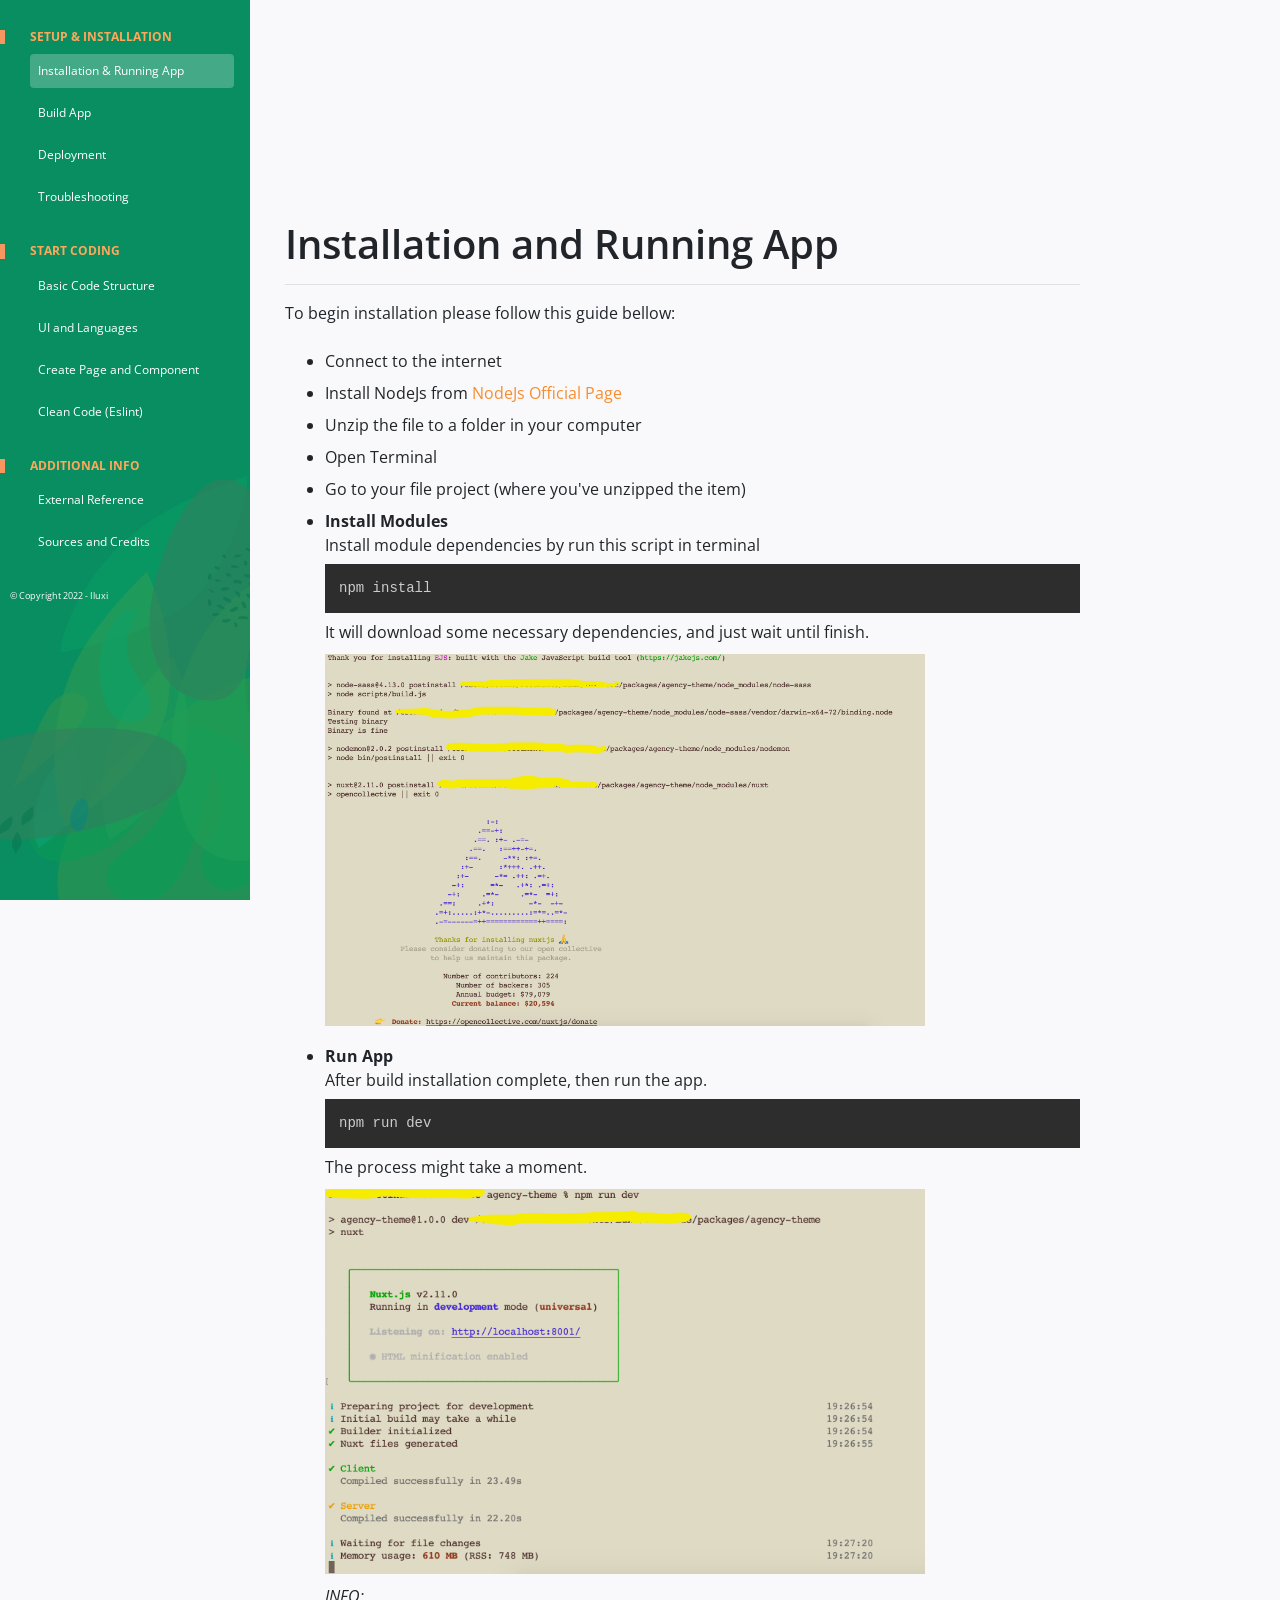
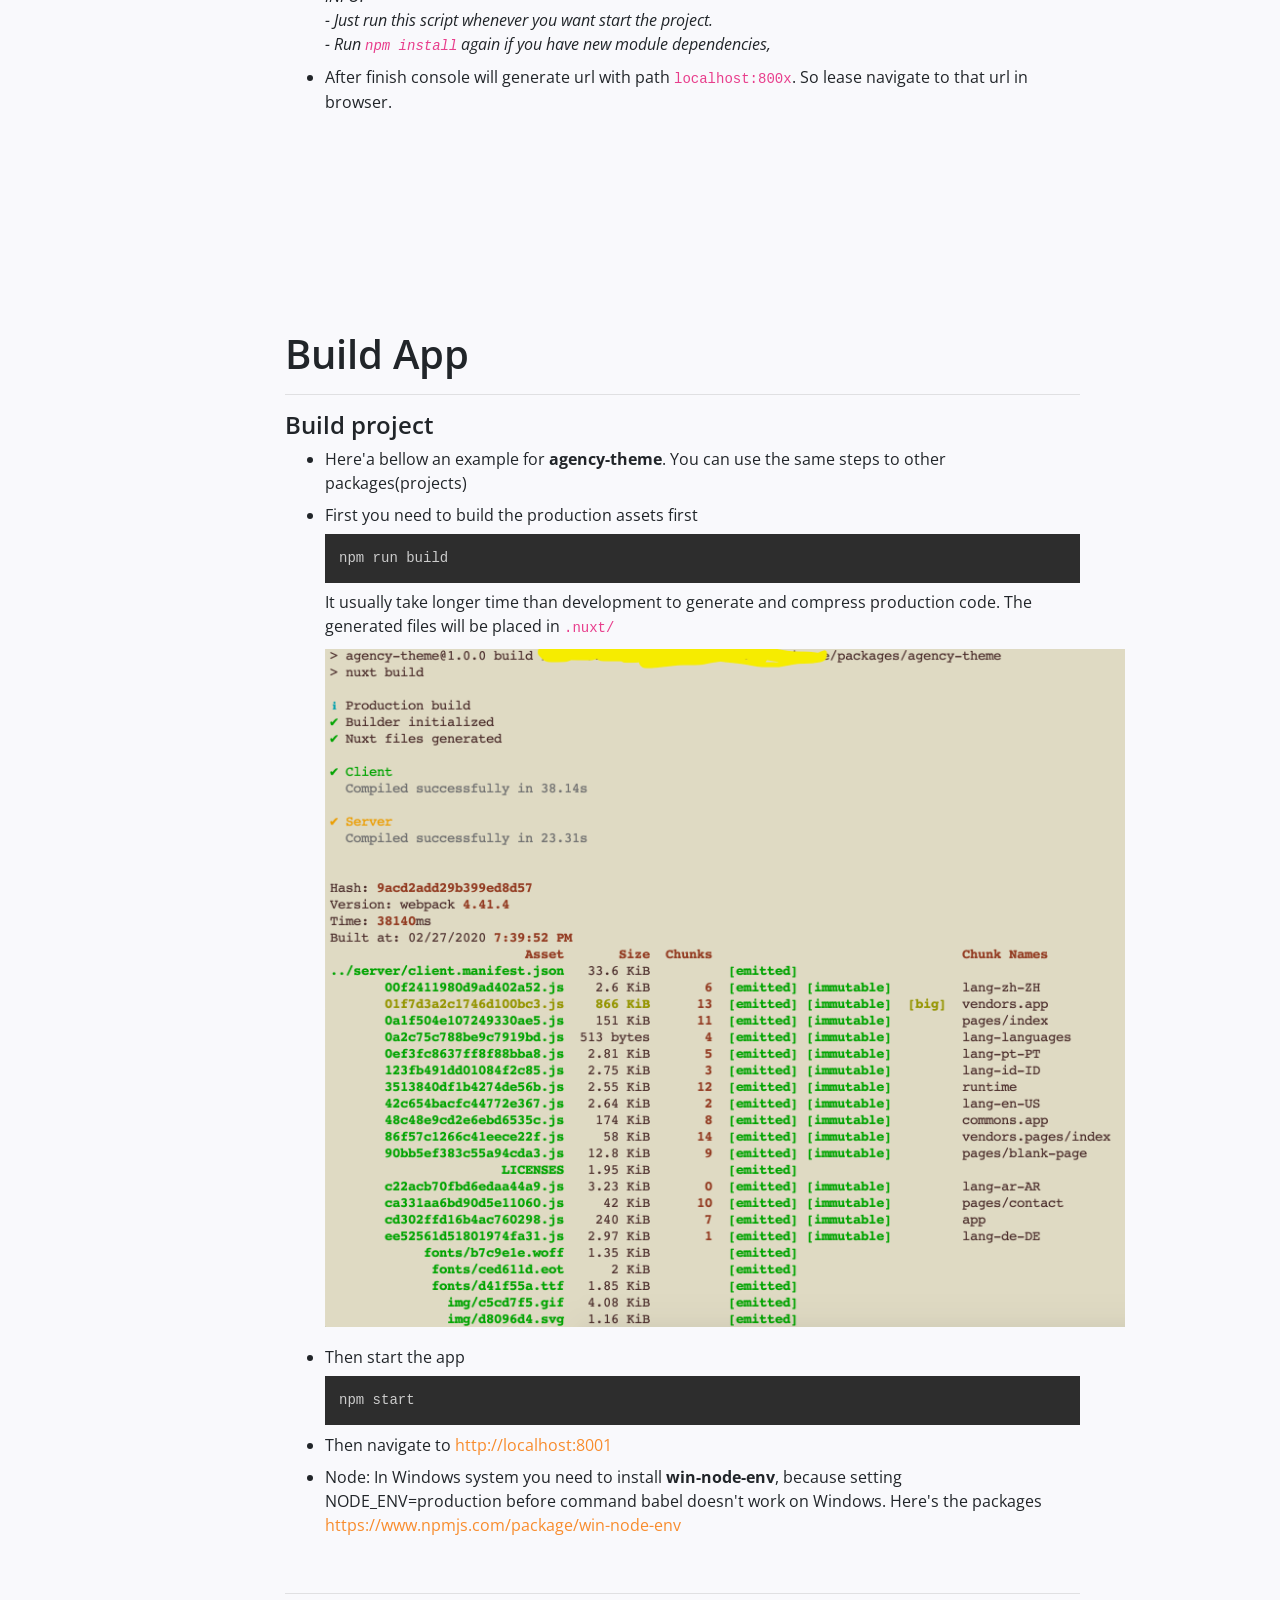
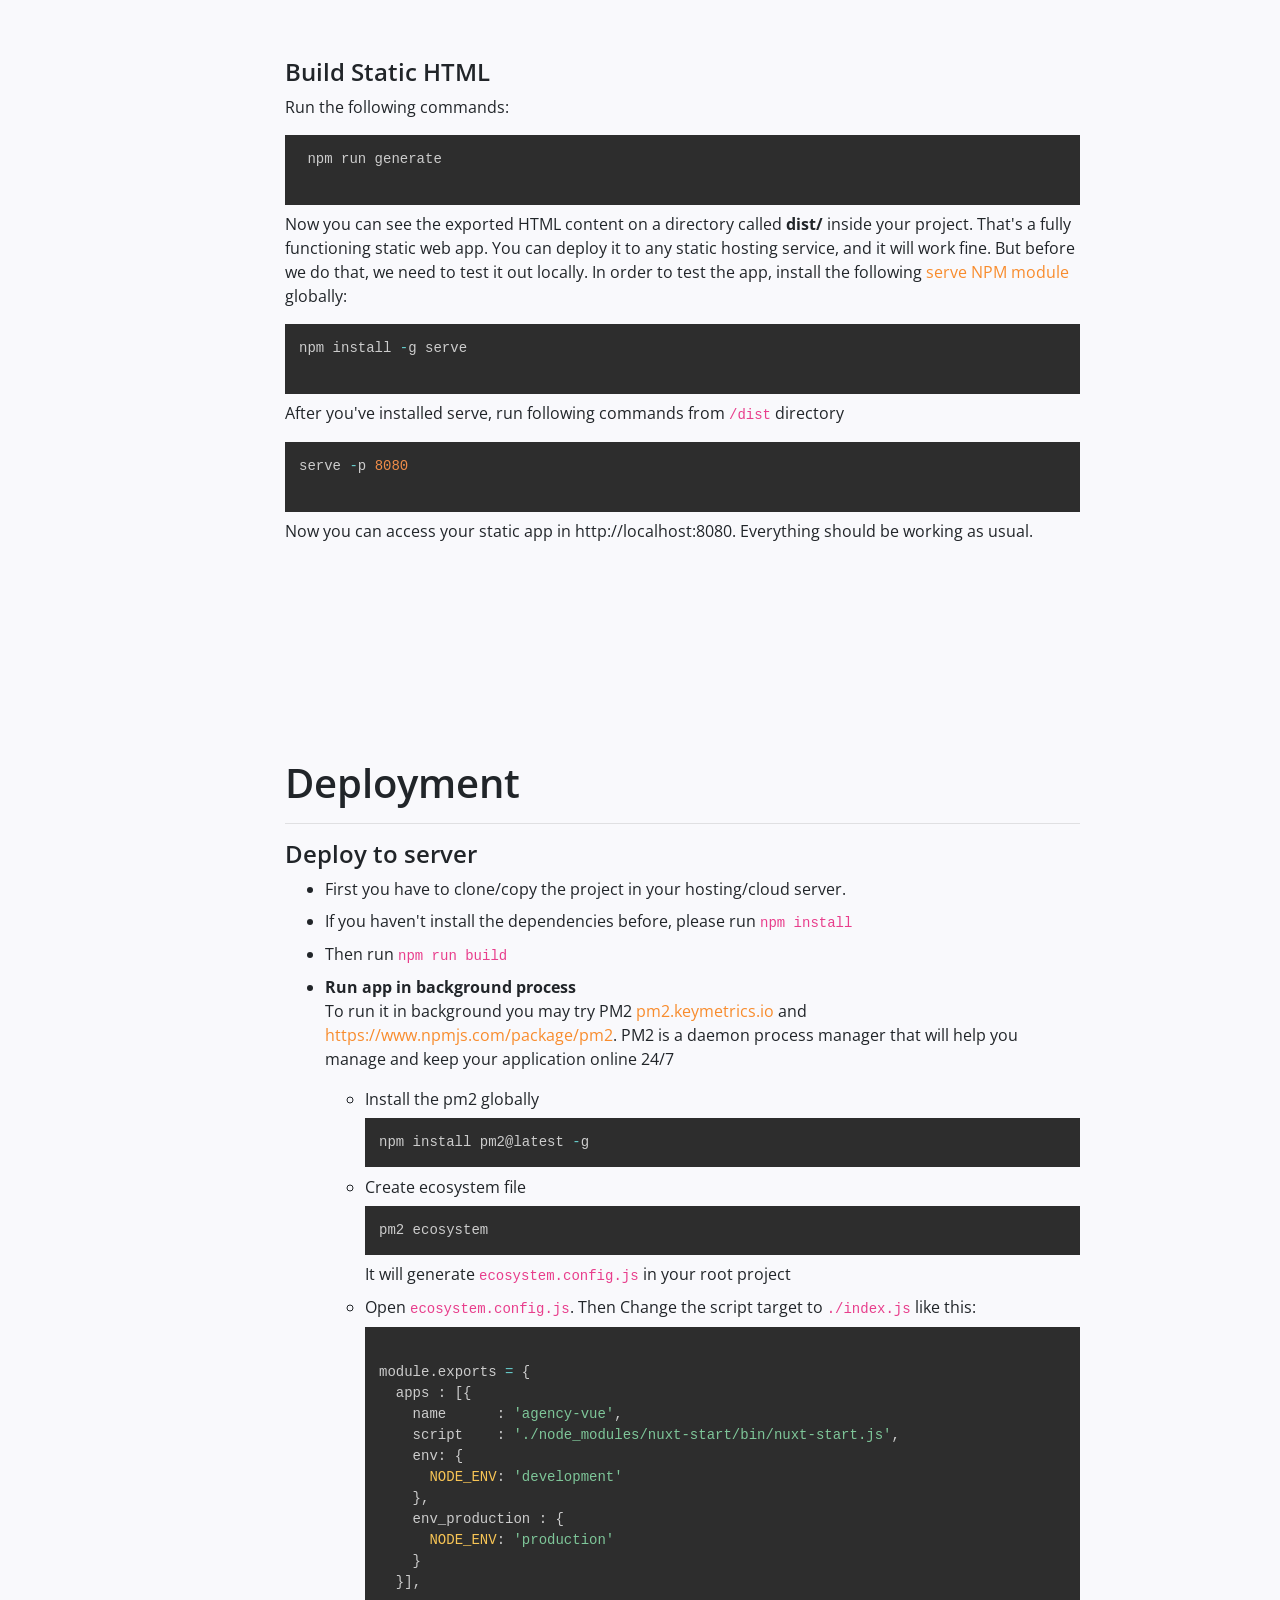
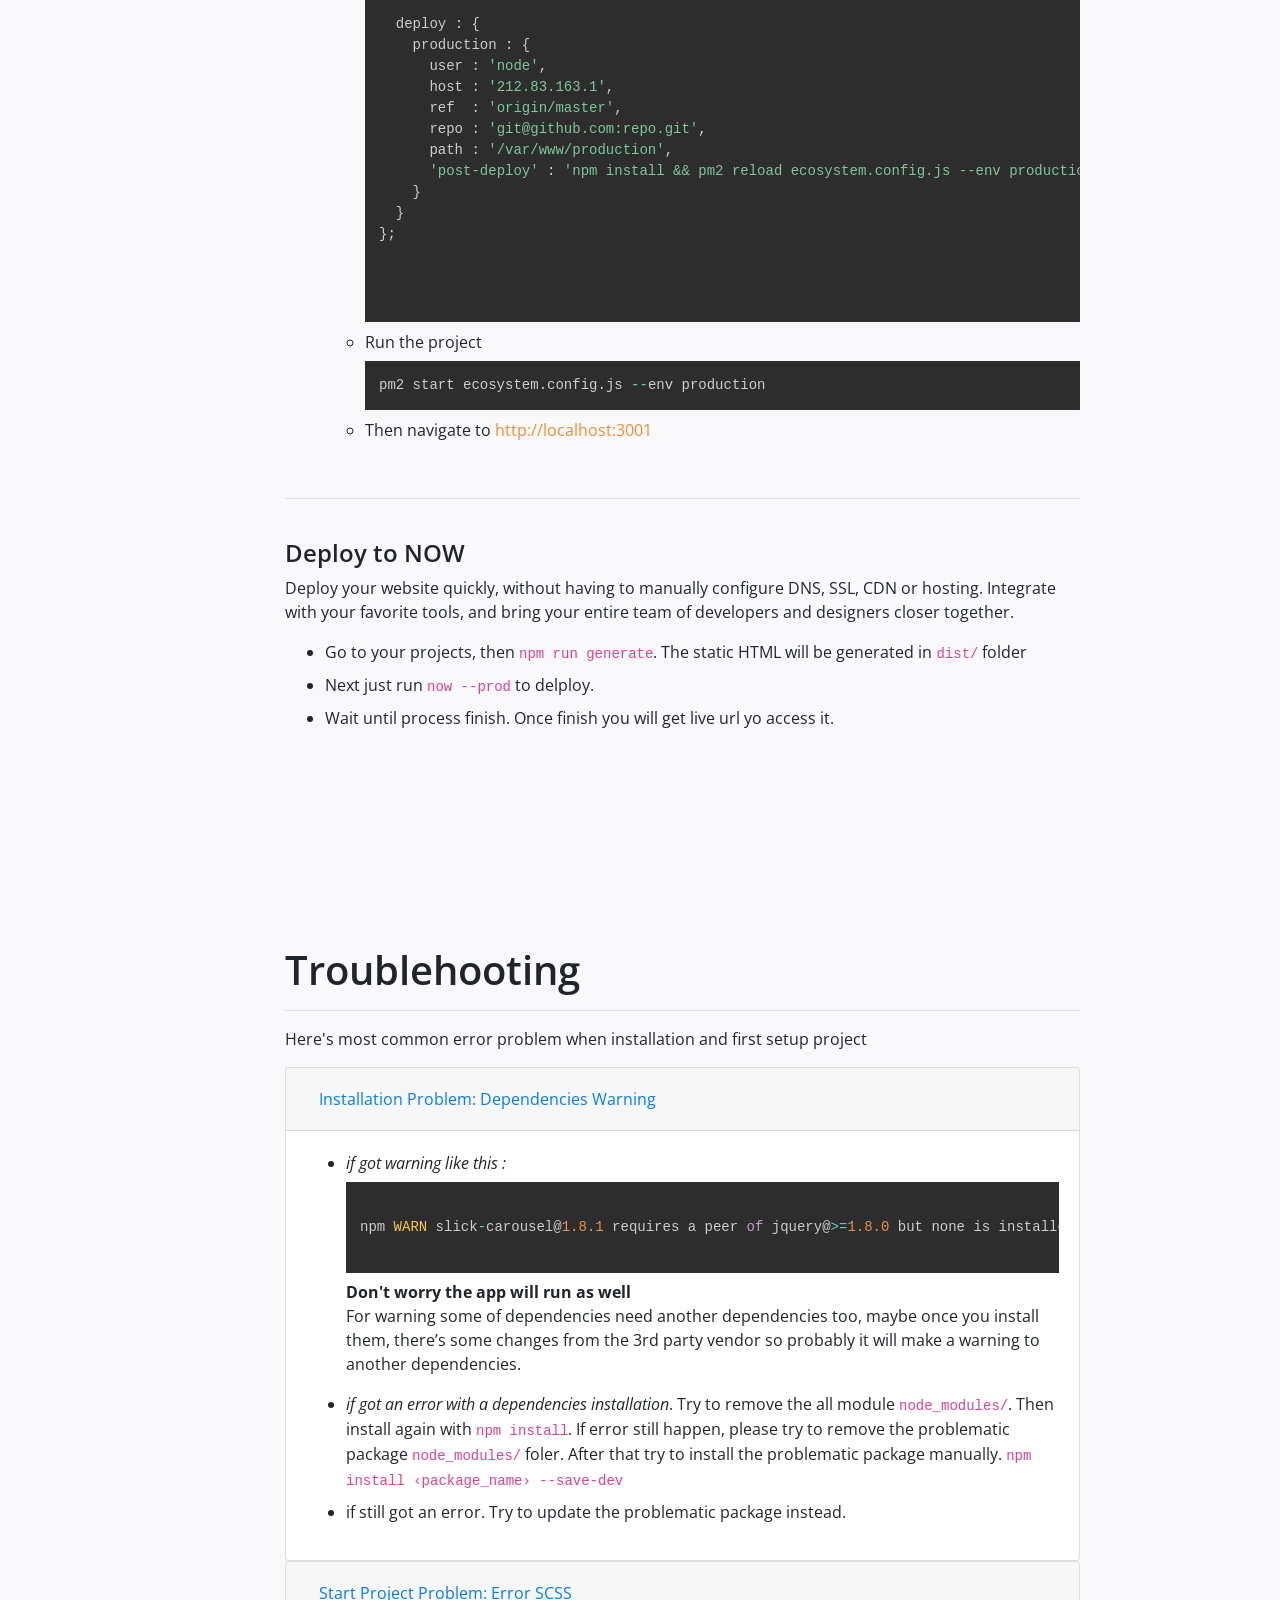
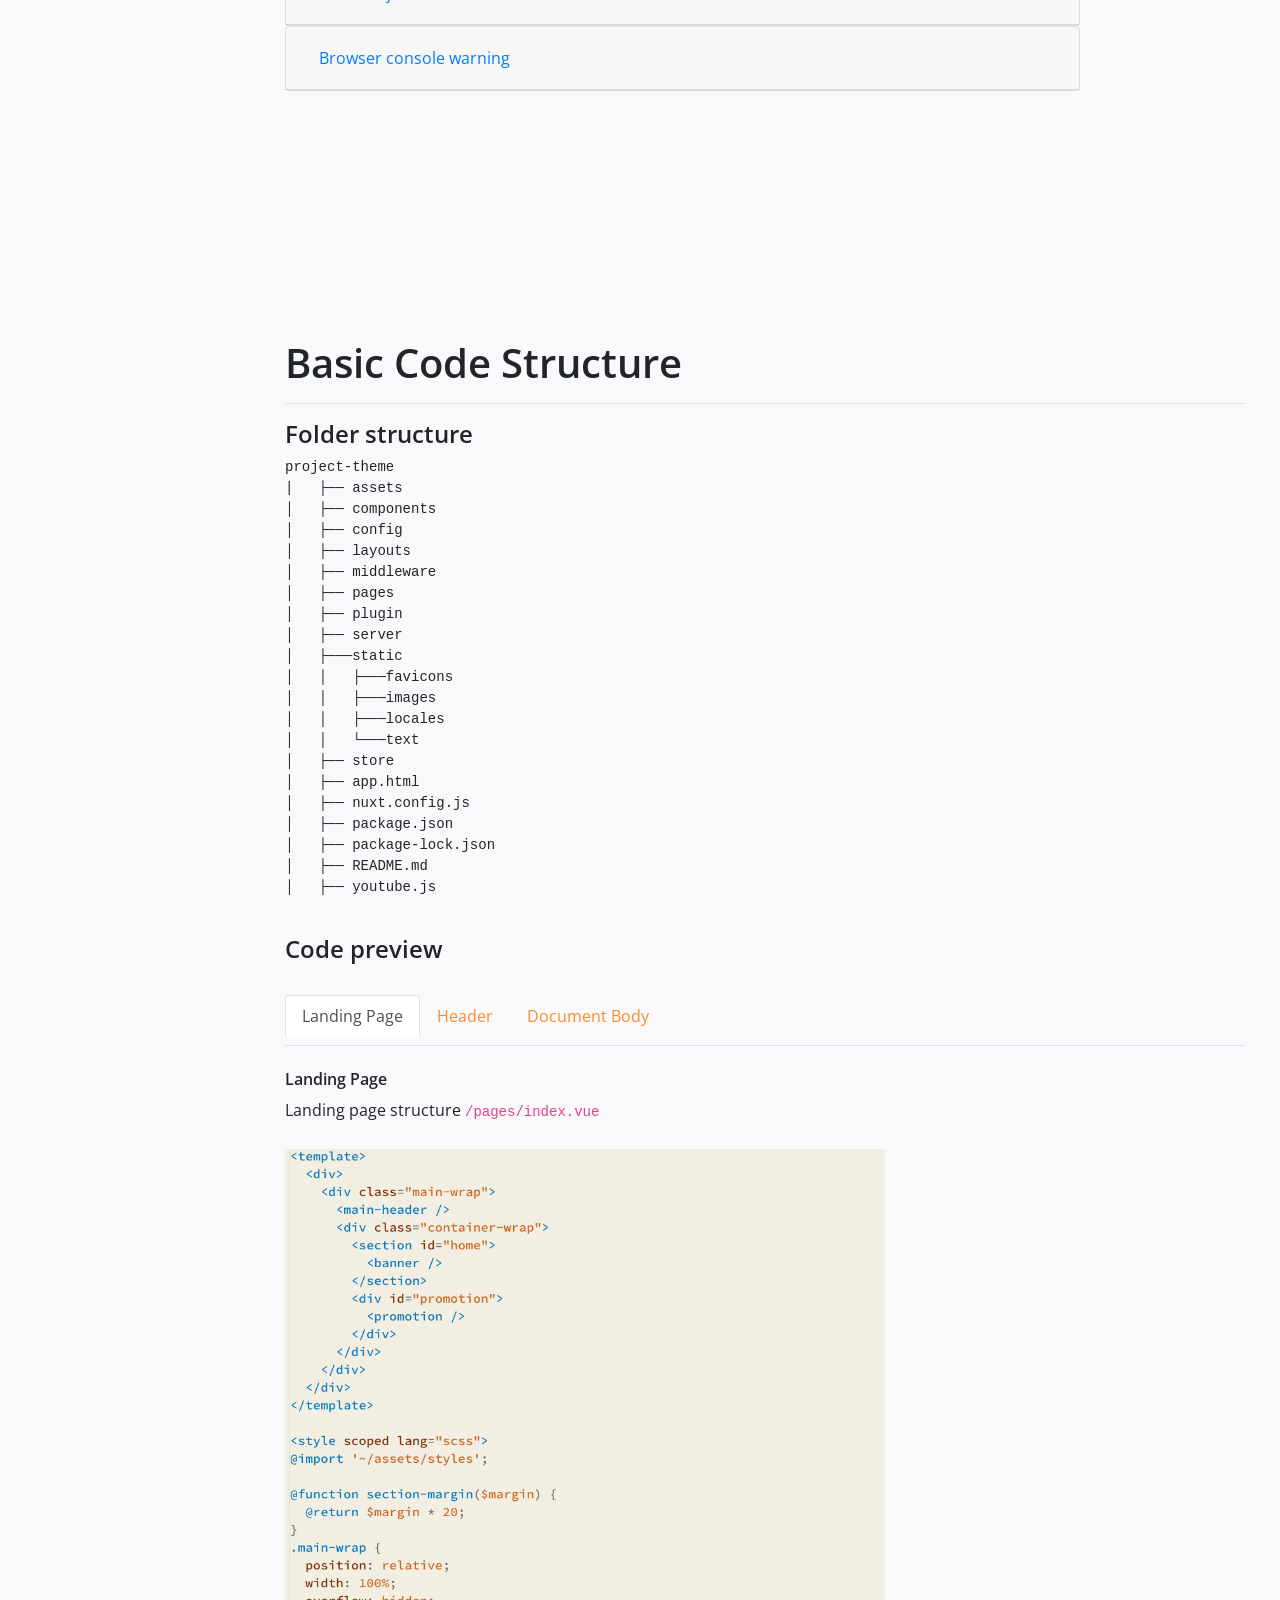
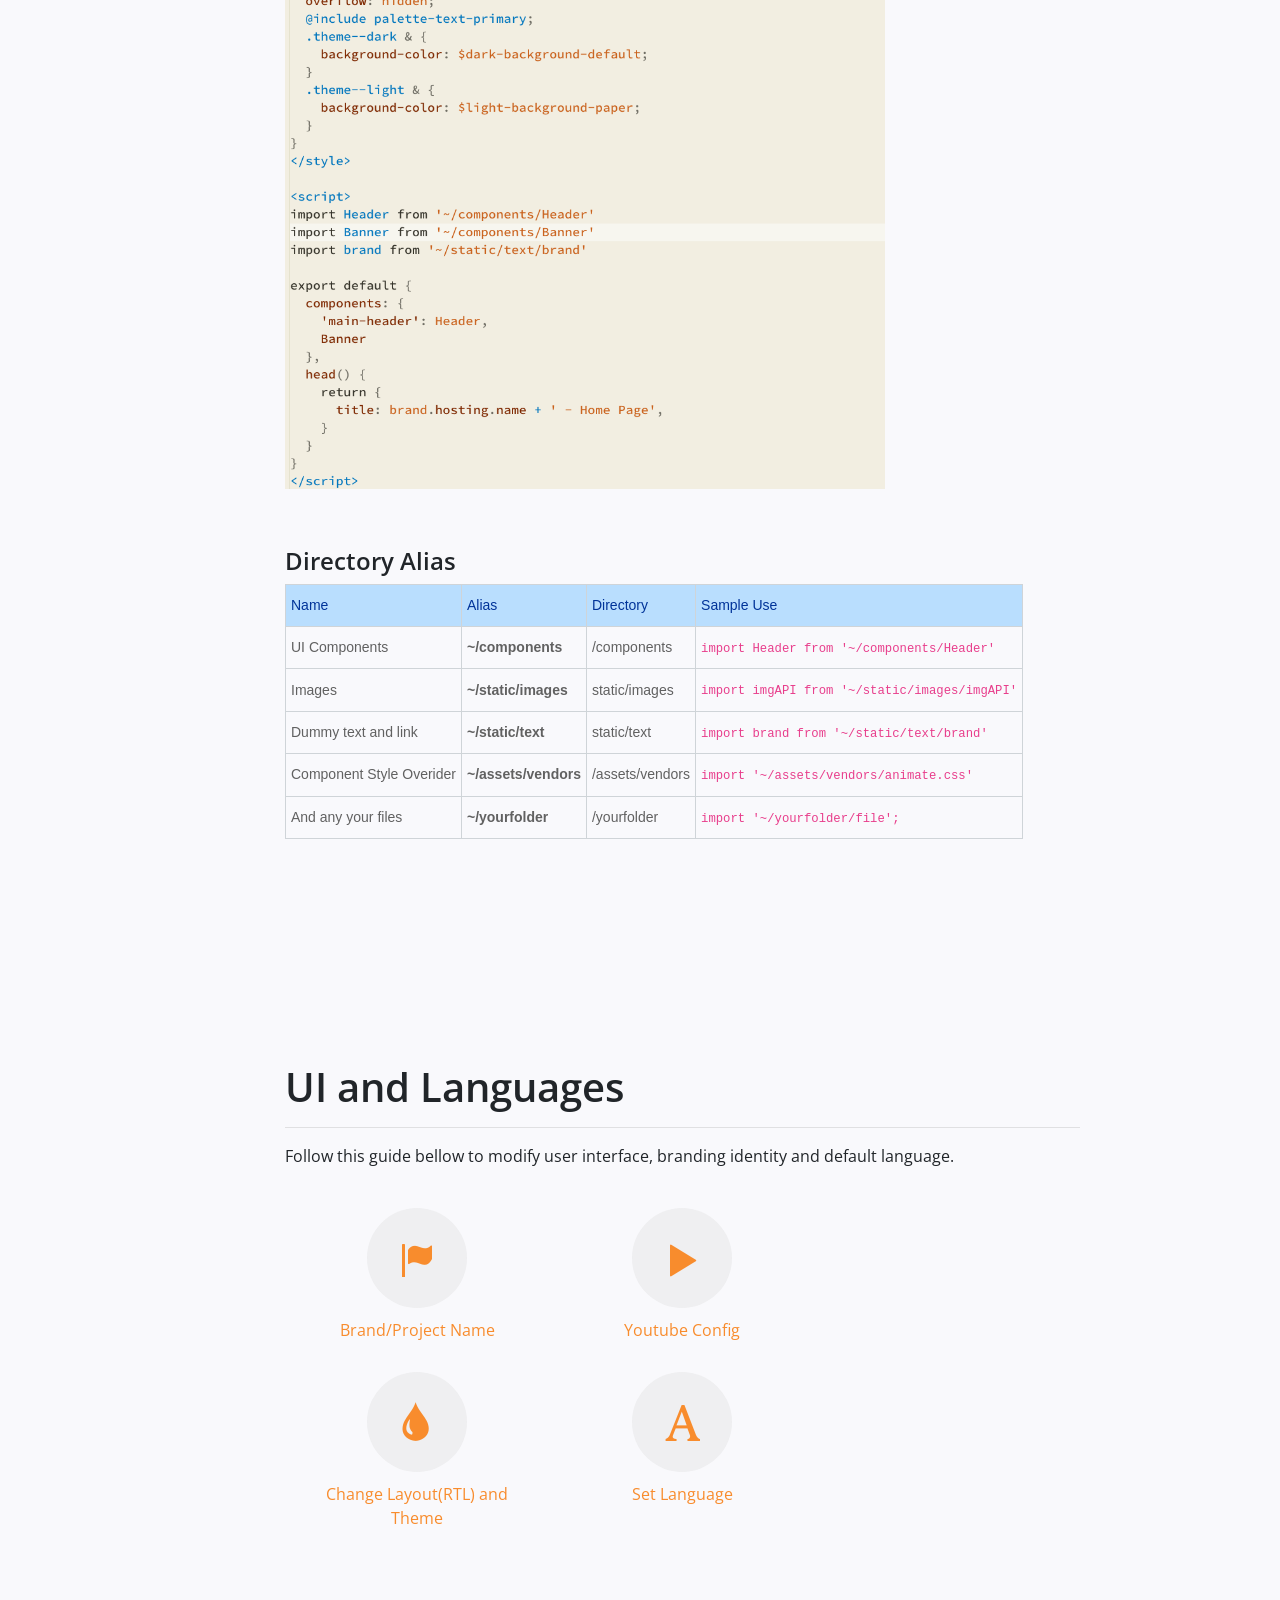
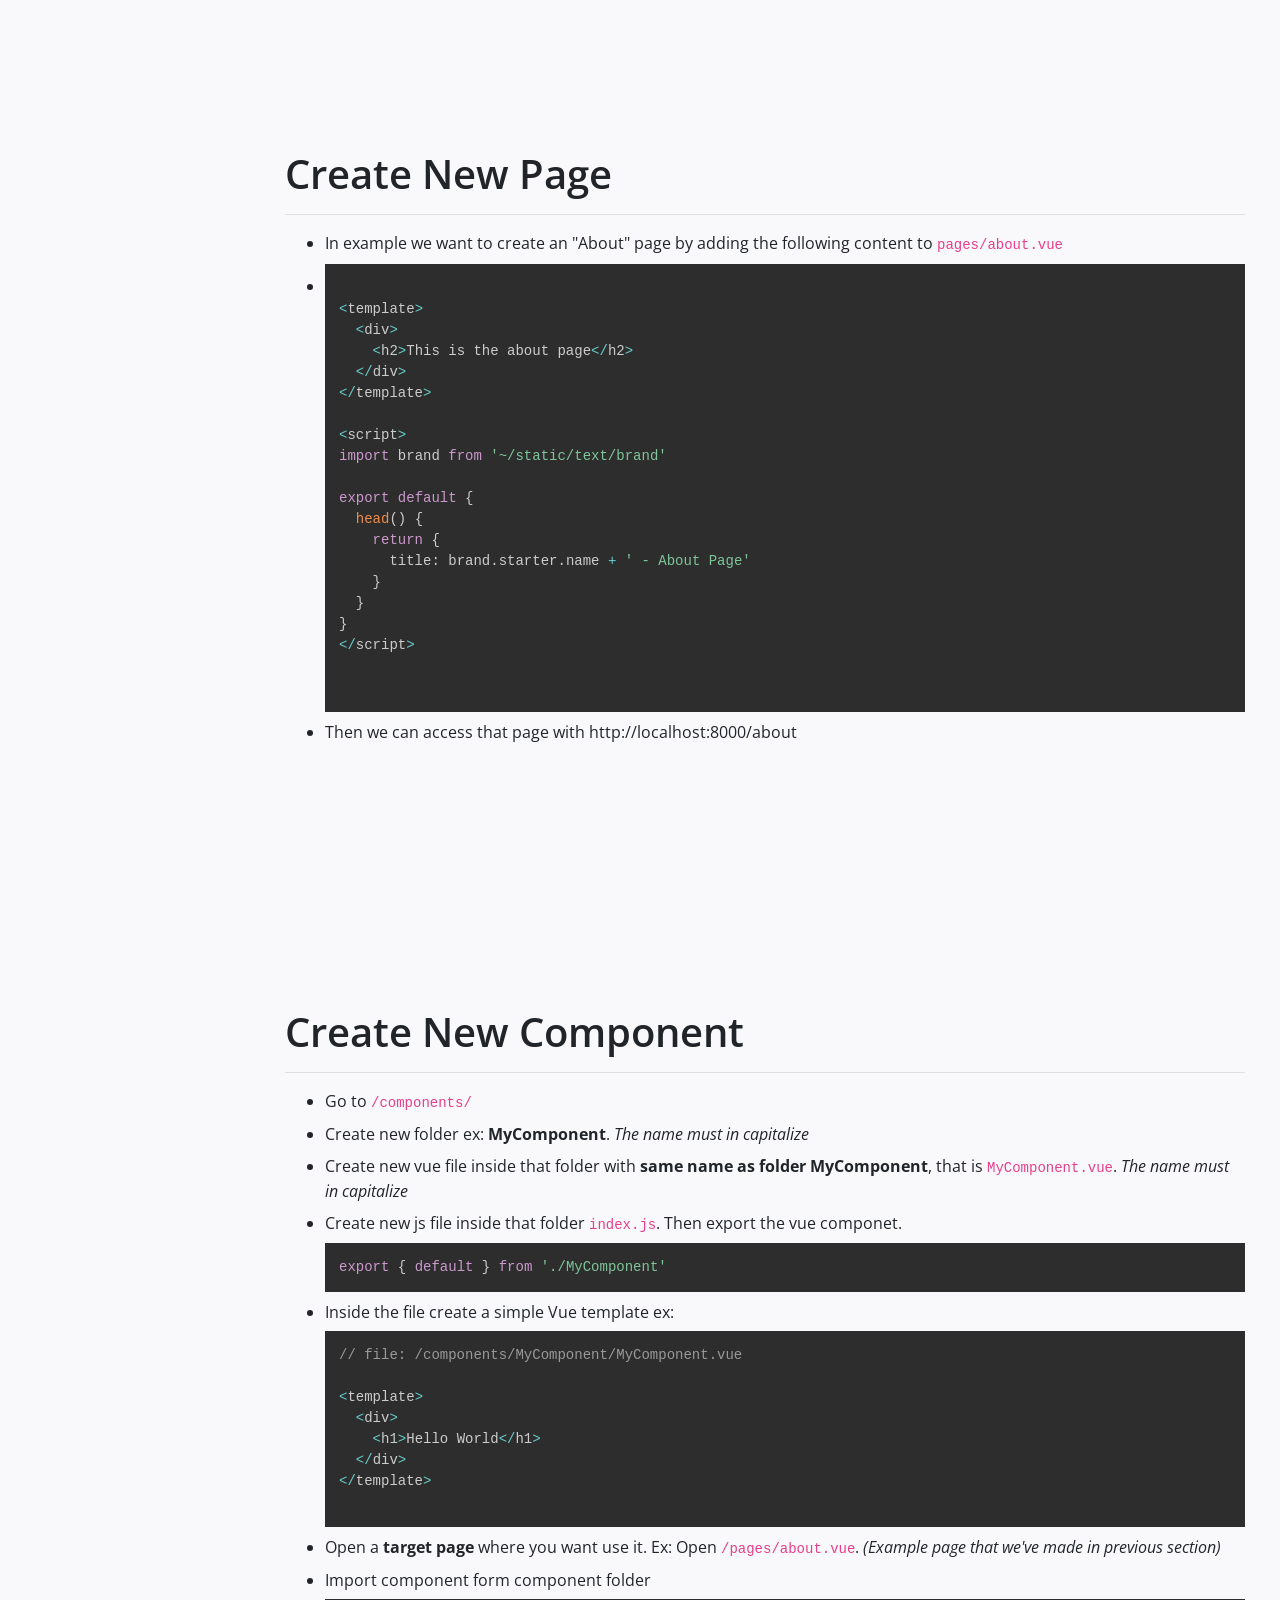
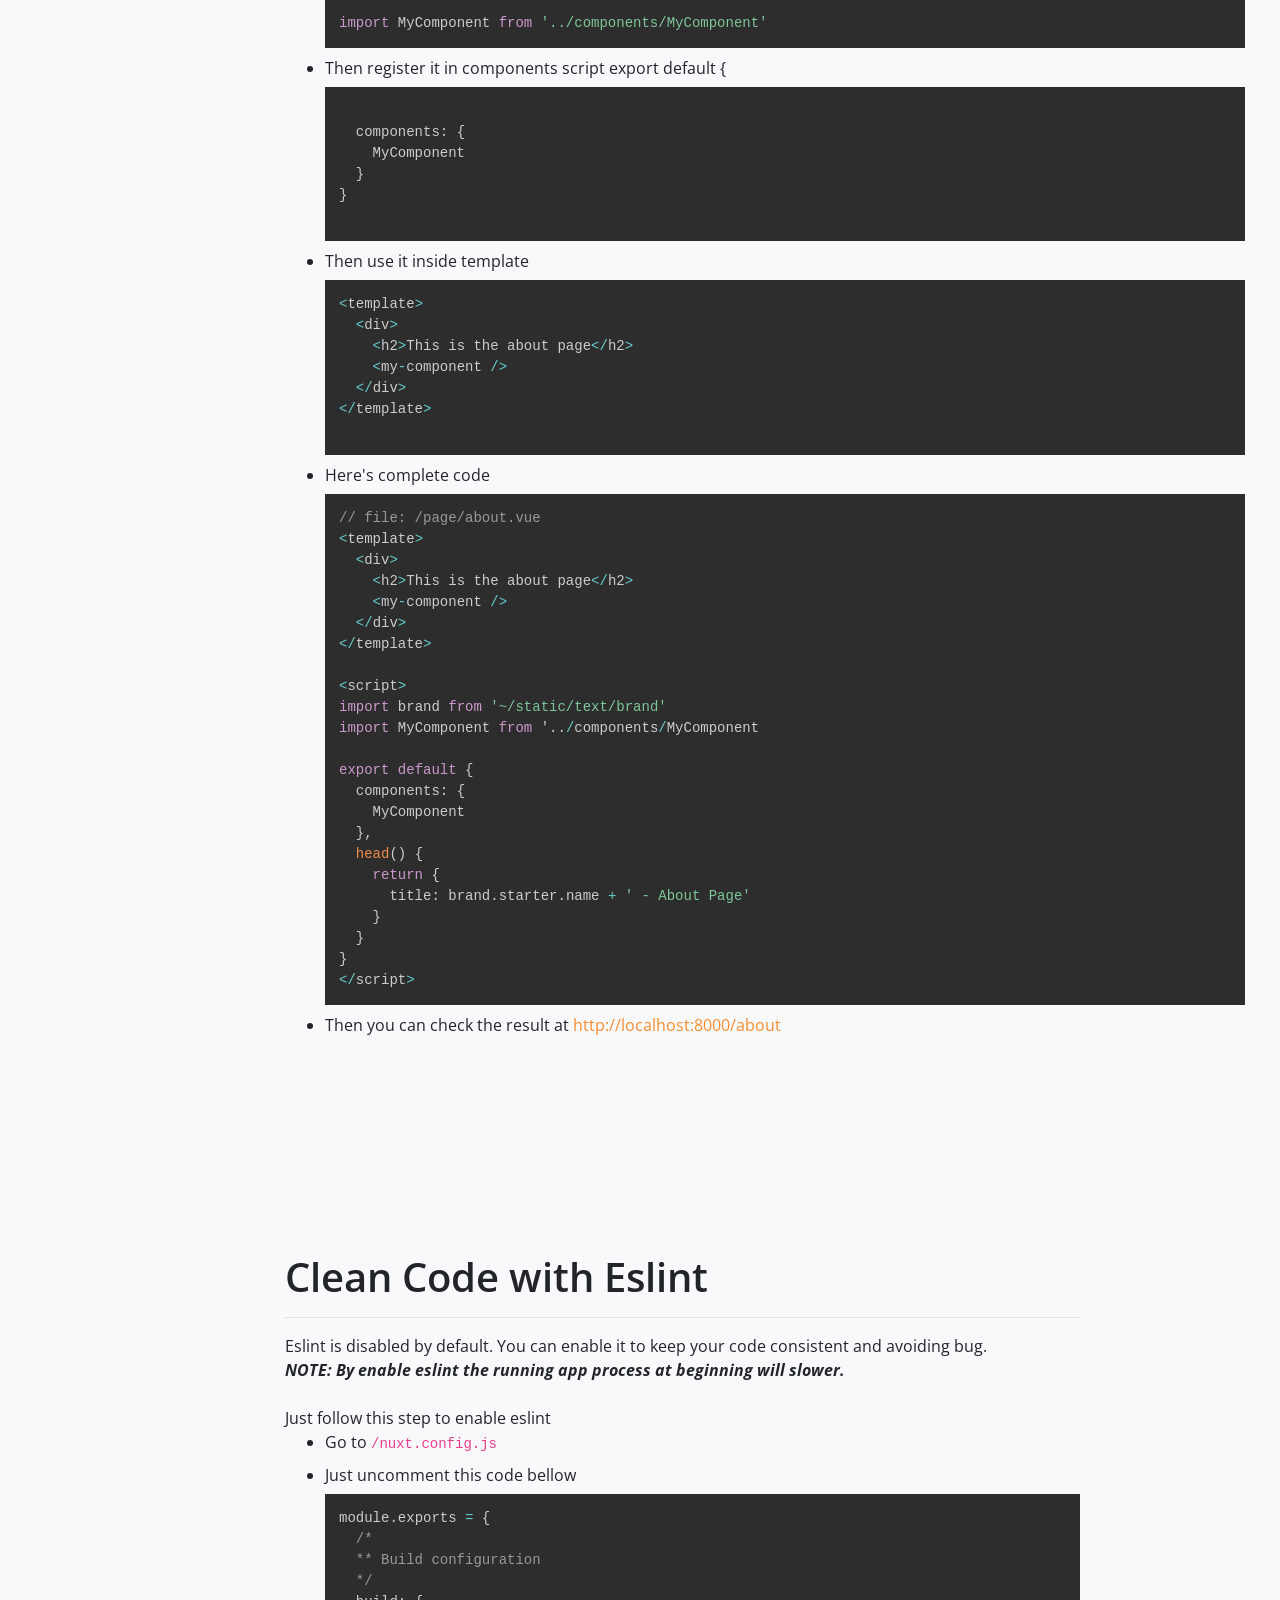
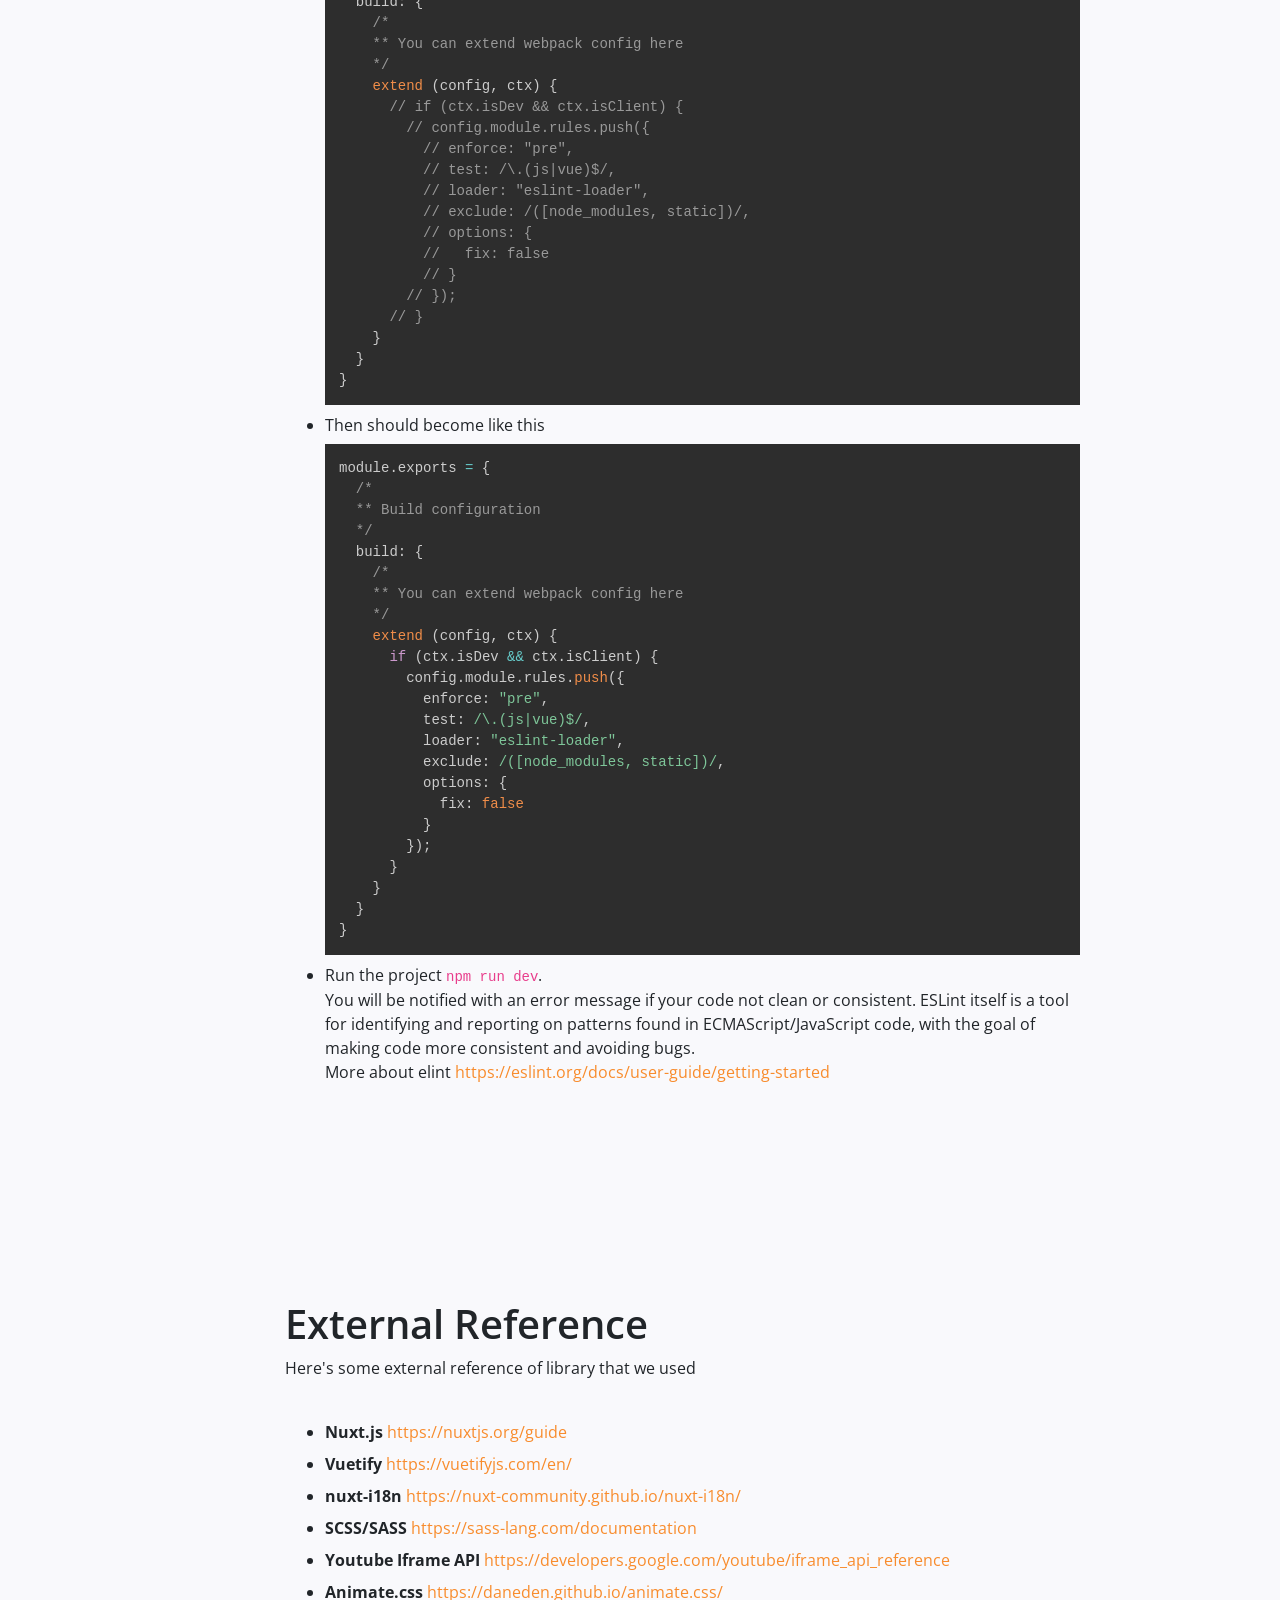
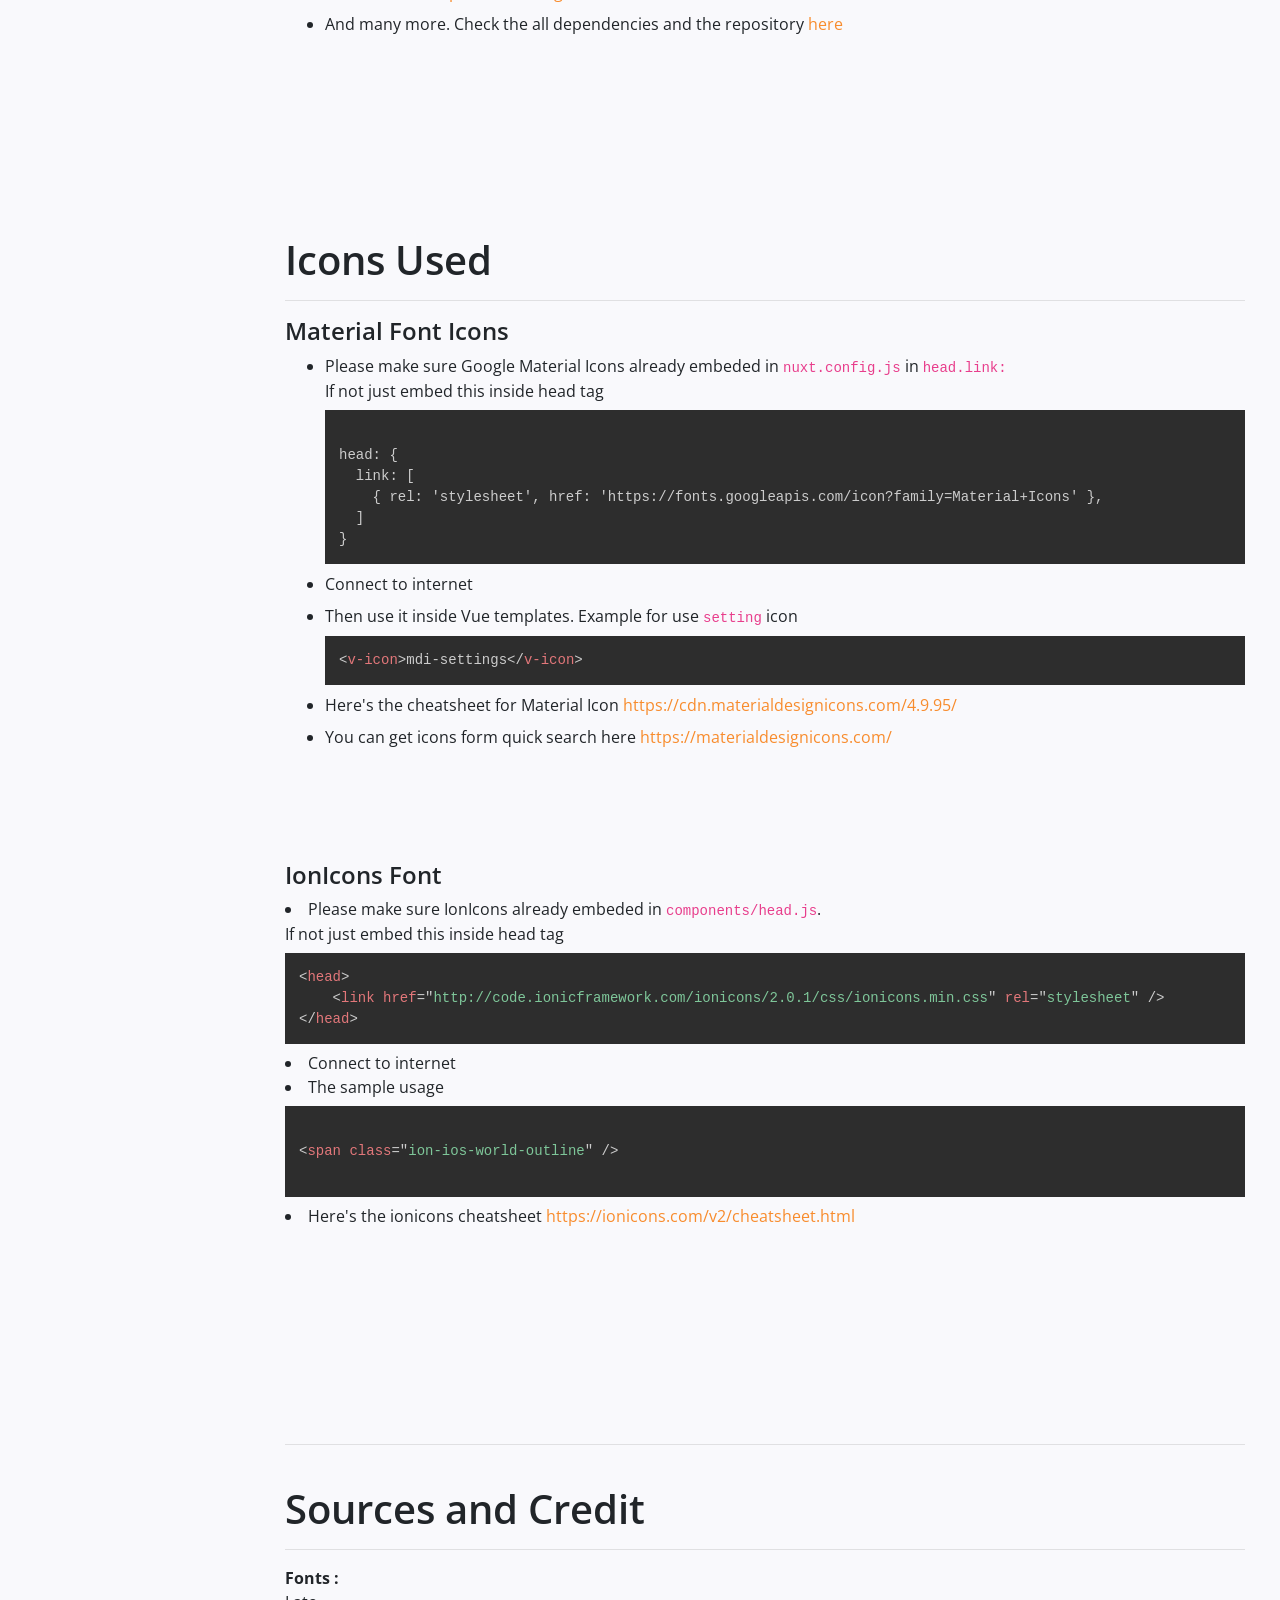
<file: vue-doc/index.html>
<!DOCTYPE html>
<html lang="en">

<head>

    <meta charset="utf-8">
    <meta http-equiv="X-UA-Compatible" content="IE=edge">
    <meta name="viewport" content="width=device-width, shrink-to-fit=no, initial-scale=1">
    <meta name="description" content="">
    <meta name="author" content="">
    <link rel="shortcut icon" href="./favicon.ico" type="image/x-icon">
    <link rel="icon" href="./favicon.ico" type="image/x-icon">
    <title>Iluxi - Documentation</title>

    <link href="https://fonts.googleapis.com/css?family=Open+Sans:400,600,700" rel="stylesheet">

    <!-- Bootstrap Core CSS -->
    <link href="css/bootstrap.css" rel="stylesheet">
    
    <!-- Syntax Hightlighter CSS -->
    <link href="css/prism.css" rel="stylesheet">
  
    <!-- Custom CSS -->
    <link href="css/style.css" rel="stylesheet">

    <!-- HTML5 Shim and Respond.js IE8 support of HTML5 elements and media queries -->
    <!-- WARNING: Respond.js doesn't work if you view the page via file:// -->
    <!--[if lt IE 9]>
        <script src="https://oss.maxcdn.com/libs/html5shiv/3.7.0/html5shiv.js"></script>
        <script src="https://oss.maxcdn.com/libs/respond.js/1.4.2/respond.min.js"></script>
    <![endif]-->

</head>

<body>
    <div id="wrapper" class="toggled">
        <!-- Sidebar -->
        <div id="sidebar-wrapper">
            <ul class="sidebar-nav">
                <li><h3>Setup &amp; Installation</h3></li>
                <li>
                    <a href="#install">Installation &amp; Running App</a>
                </li>
                <li>
                    <a href="#build">Build App</a>
                </li>
                <li>
                    <a href="#deploy">Deployment</a>
                </li>
                <li>
                    <a href="#shoot">Troubleshooting</a>
                </li>
                <li><h3>Start Coding</h3></li>
                <li>
                    <a href="#code_basic">Basic Code Structure</a>
                </li>
                <li>
                    <a href="#layout">UI and Languages </a>
                </li>
                <li>
                    <a href="#create_page">Create Page and Component</a>
                </li>
                <li>
                    <a href="#eslint">Clean Code (Eslint)</a>
                </li>
                <li><h3>Additional Info</h3></li>
                <li>
                    <a href="#reference">External Reference</a>
                </li>
                <li>
                    <a href="#credit">Sources and Credits</a>
                </li>
            </ul>

            <span class="copy">&copy; Copyright 2022 - Iluxi</span>
        </div>
        <!-- /#sidebar-wrapper -->

        <!-- main content -->
        <div id="page-content-wrapper">
            <div class="container-fluid">
                <!-- INSTALL -->
                <section class="row" id="install">
                    <div class="col-lg-10">
                        <h1>Installation and Running App</h1>
                        <hr />
                        To begin installation please follow this guide bellow:<br /><br />
						<ul>
							<li>Connect to the internet</li>
							<li>Install NodeJs from <a href="https://nodejs.org/en/" target="_blank" rel="noopener noreferrer">NodeJs Official Page</a></li>
							<li>Unzip the file to a folder in your computer</li>
							<li>Open Terminal</li>
							<li>Go to your file project (where you've unzipped the item)</li>
							<li>
                                <strong>Install Modules</strong><br />
								Install module dependencies by run this script in terminal
								<pre><code class="language-js">npm install</code></pre>
                                It will download some necessary dependencies, and just wait until finish.
                                <br />
                                <img src="images/cmd1.png" width="600" alt="process" />
                                <br />
							</li>
							<li>
                                <strong>Run App</strong><br />
								After build installation complete, then run the app.
								<pre><code class="language-js">npm run dev</code></pre>
                                The process might take a moment.
                                <br />
                                <img src="images/cmd1_1.png" width="600" alt="process" />
                                <br />
								<em>INFO: <br />
									- Just run this script whenever you want start the project.<br />
									- Run <code>npm install</code> again if you have new module dependencies,<br />
								</em>
							</li>
							<li>After finish console will generate url with path <code>localhost:800x</code>. So lease navigate to that url in browser.</li>
						</ul>
                    </div>
                </section>
                <!-- END -->
              
              
				<!-- BUILD APP -->
                <section class="row" id="build">
                  <div class="col-lg-10">
                        <h1>Build App</h1>
                        <hr />
                        <h4>Build project</h4>
						<ul>
                            <li>Here'a bellow an example for <strong>agency-theme</strong>. You can use the same steps to other packages(projects)</li>
							<li>
                                First you need to build the production assets first
								<pre><code class="language-js">npm run build</code></pre>
								It usually take longer time than development to generate and compress production code.
								The generated files will be placed in <code>.nuxt/</code>
                                <img src="images/cmd2.png" width="800" alt="process" />
							</li>
                            <li>
                                Then start the app
								<pre><code class="language-js">npm start</code></pre>
							</li>
							<li>Then navigate to <a href="http://localhost:8001" target="_blank">http://localhost:8001</a></li>
                            <li>
                              Node: In Windows system you need to install <strong>win-node-env</strong>, because setting NODE_ENV=production before command babel doesn't work on Windows.
                              Here's the packages <a href="https://www.npmjs.com/package/win-node-env" target="_blank">https://www.npmjs.com/package/win-node-env</a>
                            </li>
						</ul>
                        <br />
                        <hr />
                        <br />
                        <br />
                        <h4>Build Static HTML</h4>
                        <p>Run the following commands:</p>
                        <pre>
 <code class="language-js">npm run generate</code>
                        </pre>
                        <p>
                          Now you can see the exported HTML content on a directory called <strong>dist/</strong> inside your project.

That's a fully functioning static web app. You can deploy it to any static hosting service, and it will work fine. But before we do that, we need to test it out locally.

In order to test the app, install the following <a target="_blank" rel="noopener noreferrer" href="https://www.npmjs.com/package/serve">serve NPM module </a> globally:
                        </p>
                        <pre>
<code class="language-js">npm install -g serve</code>
                        </pre>
                        <p>After you've installed serve, run following commands from <code>/dist</code> directory</p>
                        <pre>
<code class="language-js">serve -p 8080</code>
                        </pre>
                        <p>
                          Now you can access your static app in http://localhost:8080. Everything should be working as usual.
                        </p>
                    </div>
                </section>
                <!-- END -->
              
              
				<!-- DEPLOYMENT APP -->
                <section class="row" id="deploy">
                    <div class="col-lg-10">
                        <h1>Deployment</h1>
                        <hr />
                        <h4>Deploy to server</h4>
                        <ul>
                          <li>First you have to clone/copy the project in your hosting/cloud server.</li>
                          <li>If you haven't install the dependencies before, please run <code>npm install</code></li>
                          <li>Then run <code>npm run build</code></li>
                          <li>
                            <strong>Run app in background process</strong>
                            <p>
                              To run it in background you may try PM2 <a href="pm2.keymetrics.io">pm2.keymetrics.io</a> and <a href="https://www.npmjs.com/package/pm2" target="_blank">https://www.npmjs.com/package/pm2</a>.
                              PM2 is a daemon process manager that will help you manage and keep your application online 24/7
                            </p>
                            <ul>
                              <li>
                                Install the pm2 globally
                                <pre><code class="language-js">npm install pm2@latest -g</code></pre>
                              </li>
                              <li>
                                Create ecosystem file
                                <pre><code class="language-js">pm2 ecosystem</code></pre>
                                It will generate <code>ecosystem.config.js</code> in your root project
                              </li>
                              <li>
                                Open <code>ecosystem.config.js</code>.
                                Then Change the script target to <code>./index.js</code> like this:
                                <pre>
                                  <code class="language-js">
module.exports = {
  apps : [{
    name      : 'agency-vue',
    script    : './node_modules/nuxt-start/bin/nuxt-start.js',
    env: {
      NODE_ENV: 'development'
    },
    env_production : {
      NODE_ENV: 'production'
    }
  }],

  deploy : {
    production : {
      user : 'node',
      host : '212.83.163.1',
      ref  : 'origin/master',
      repo : 'git@github.com:repo.git',
      path : '/var/www/production',
      'post-deploy' : 'npm install && pm2 reload ecosystem.config.js --env production'
    }
  }
};

                                  </code>
                                </pre>
                              </li>
                              <li>
                                Run the project
                                <pre><code class="language-js">pm2 start ecosystem.config.js --env production</code></pre>
                              </li>
                              <li>Then navigate to <a href="http://localhost:3001" target="_blank">http://localhost:3001</a></li>
                            </ul>
                          </li>
                        </ul>
                        <br />
                        <hr />
                        <br />
                        <h4>Deploy to NOW</h4>
                        <p>Deploy your website quickly, without having to manually configure DNS, SSL, CDN or hosting. Integrate with your favorite tools, and bring your entire team of developers and designers closer together.</p>
                        <ul>
                          <li>Go to your projects, then <code>npm run generate</code>. The static HTML will be generated in <code>dist/</code> folder</li>
                          <li>Next just run <code>now --prod</code> to delploy.</li>
                          <li>Wait until process finish. Once finish you will get live url yo access it.</li>
                        </ul>
                    </div>
                </section>
                <!-- END -->
              
                <!-- TROUBLESHOOTING APP -->
                <section class="row" id="shoot">
                    <div class="col-lg-10">
                        <h1>Troublehooting</h1>
                        <hr />
                        <p>Here's most common error problem when installation and first setup project</p>
                        <div class="accordion" id="accordionExample">
                          <div class="card">
                            <div class="card-header" id="headingOne">
                              <h5 class="mb-0">
                                <button class="btn btn-link" type="button" data-toggle="collapse" data-target="#collapseOne" aria-expanded="true" aria-controls="collapseOne">
                                  Installation Problem: Dependencies Warning
                                </button>
                              </h5>
                            </div>

                            <div id="collapseOne" class="collapse show" aria-labelledby="headingOne" data-parent="#accordionExample">
                              <div class="card-body">
                                <ul>
                                  <li>
                                      <em>if got warning like this :</em><br />
                                      <pre><code class="language-js">
npm WARN slick-carousel@1.8.1 requires a peer of jquery@>=1.8.0 but none is installed. You must install peer dependencies yourself.
        </code></pre>
                                      <strong>Don't worry the app will run as well</strong>
                                      <p>For warning some of dependencies need another dependencies too, maybe once you install them, there’s some changes from the 3rd party vendor so probably it will make a warning to another dependencies.</p>
                                    </li>
                                    <li>
                                      <em>if got an error with a dependencies installation</em>. Try to remove the all module
                                      <code>node_modules/</code>. Then install again with <code>npm install</code>. 
                                      If error still happen, please try to remove the problematic package <code>node_modules/</code> foler. 
                                      After that try to install the problematic package manually. <code>npm install &lsaquo;package_name&rsaquo; --save-dev</code>
                                    </li>
                                    <li>
                                      if still got an error. Try to update the problematic package instead.
                                    </li>
                                </ul>
                              </div>
                            </div>
                          </div>
                          <div class="card">
                            <div class="card-header" id="headingTwo">
                              <h5 class="mb-0">
                                <button class="btn btn-link collapsed" type="button" data-toggle="collapse" data-target="#collapseTwo" aria-expanded="false" aria-controls="collapseThree">
                                  Start Project Problem: Error SCSS
                                </button>
                              </h5>
                            </div>
                            <div id="collapseTwo" class="collapse" aria-labelledby="headingTwo" data-parent="#accordionExample">
                              <div class="card-body">
                                <ul>
                                  <li>
                                      If you get error messages when start project <code>npm run dev</code> like this<br />
                                      <pre><code class="language-js">ERROR in ./app/styles/layout/base.scss (./node_modules/css-loader/dist/cjs.js??ref--8-1!./node_modules/postcss-loader/src??ref--8-2!./node_modules/sass-loader/lib/loader.js??ref--8-3!./app/styles/layout/base.scss)
Module build failed (from ./node_modules/sass-loader/lib/loader.js):
        </code></pre>
                                    </li>
                                    <li>
                                      It mean the node-sass not installed succesfully. May because connection problem, changed node environment during installation, or blocked node-sass repository
                                    </li>
                                    <li>
                                      Please install <strong>node-sass</strong> manually by <code>npm install node-sass --save</code>
                                    </li>
                                    <li>
                                      Try to start project again <code>npm start</code>
                                    </li>
                                </ul>
                              </div>
                            </div>
                          </div>
                          <div class="card">
                            <div class="card-header" id="headingFour">
                              <h5 class="mb-0">
                                <button class="btn btn-link collapsed" type="button" data-toggle="collapse" data-target="#collapseFour" aria-expanded="false" aria-controls="collapseFour">
                                  Browser console warning
                                </button>
                              </h5>
                            </div>
                            <div id="collapseFour" class="collapse" aria-labelledby="headingThree" data-parent="#accordionExample">
                              <div class="card-body">
                                <ul>
                                    <li>
                                      You will get this warning message if not use HTTPS
                                      <pre><code class="language-js">A cookie associated with a resource at http://doubleclick.net/ was set with `SameSite=None` but without `Secure`. A future release of Chrome will only deliver cookies marked `SameSite=None` if they are also marked `Secure`. You can review cookies in developer tools under Application>Storage>Cookies and see more details at https://www.chromestatus.com/feature/5633521622188032.
        </code></pre>
                                      Here's the guide to setup HTTPS with NuxtJS:
                                      <ul>
                                        <li>
                                          <a href="https://nuxtjs.org/api/configuration-server/" target="_blank">
                                            https://nuxtjs.org/api/configuration-server/
                                          </a>
                                        </li>
                                        <li>
                                          <a href="https://mattshull.com/blog/https-on-localhost" target="_blank">
                                            https://mattshull.com/blog/https-on-localhost
                                          </a>
                                        </li>
                                      </ul>
                                    </li>
                                </ul>
                              </div>
                            </div>
                          </div>
                        </div>
                        <br />
                        <br />
                    </div>
                </section>
                <!-- END -->
              
                <!-- CODE STRUCTURE -->
                <section class="row" id="code_basic">
                    <div class="col-lg-12">
                        <h1>Basic Code Structure</h1>
                        <hr />
                        <h4>Folder structure</h4>
                        <pre>
project-theme                                                                          
|   ├── assets
│   ├── components
│   ├── config
│   ├── layouts
│   ├── middleware
│   ├── pages
│   ├── plugin
│   ├── server                                                                             
│   ├───static                                                                              
│   │   ├───favicons                                                                        
│   │   ├───images                                                                          
│   │   ├───locales                                                                       
│   │   └───text                                                                            
│   ├── store
│   ├── app.html
│   ├── nuxt.config.js
│   ├── package.json
│   ├── package-lock.json
│   ├── README.md
│   ├── youtube.js                                                                           
                        </pre>
                        <h4>Code preview</h4>
                        <br />
                        <ul class="nav nav-tabs">
                          <li><a class="active nav-link" data-toggle="tab" href="#landing-code">Landing Page</a></li>
                          <li><a class="nav-link" data-toggle="tab" href="#header-code">Header</a></li>
                          <li><a class="nav-link" data-toggle="tab" href="#document-code">Document Body</a></li>
                        </ul>
                        <div class="tab-content">
                          <div id="landing-code" class="tab-pane fade in active show">
                            <br />
                            <h6>Landing Page</h6>
                            <p>Landing page structure <code>/pages/index.vue</code></p>
                            <img src="images/ss_code.png" width="600" alt="code" />
                          </div>
                          <div id="header-code" class="tab-pane fade in">
                            <br />
                            <h6>Header</h6>
                            <p>You can put google analytics, font icon, embeded fonts, etc here.  <code>/nuxt.config.js</code></p>
                            <img src="images/ss_code2.png" width="500" alt="code2" />
                          </div>
                          <div id="document-code" class="tab-pane fade in">
                            <br />
                            <h6>Document body</h6>
                            <p><code>/app.html</code></p>
                            <img src="images/ss_code3.png" width="300" alt="code2" />
                          </div>
                        </div>
                        <br /><br />
                        <h4>Directory Alias</h4>
                        <table class="tg">
                          <thead>
                            <tr>
                              <th class="tg-yw4l">Name</th>
                              <th class="tg-yw4l">Alias</th>
                              <th class="tg-yw4l">Directory</th>
                              <th class="tg-yw4l">Sample Use</th>
                            </tr>
                          </thead>
                          <tbody>
                            <tr>
                              <td>UI Components</td>
                              <td><strong>~/components</strong></td>
                              <td>/components</td>
                              <td><code>import Header from '~/components/Header'</code></td>
                            </tr>
                            <tr>
                              <td>Images</td>
                              <td><strong>~/static/images</strong></td>
                              <td>static/images</td>
                              <td><code>import imgAPI from '~/static/images/imgAPI'</code></td>
                            </tr>
                            <tr>
                              <td>Dummy text and link</td>
                              <td><strong>~/static/text</strong></td>
                              <td>static/text</td>
                              <td><code>import brand from '~/static/text/brand'</code></td>
                            </tr>
                            <tr>
                              <td>Component Style Overider</td>
                              <td><strong>~/assets/vendors</strong></td>
                              <td>/assets/vendors</td>
                              <td><code>import '~/assets/vendors/animate.css'</code></td>
                            </tr>
                            <tr>
                              <td>And any your files</td>
                              <td><strong>~/yourfolder</strong></td>
                              <td>/yourfolder</td>
                              <td><code>import '~/yourfolder/file';</code></td>
                            </tr>
                          </tbody>
                        </table>
                        <br />
                    </div>
                </section>
                <!-- END -->
                            
              <!-- Layout -->
                <section class="row" id="layout">
                    <div class="col-lg-10">
                      <h1>UI and Languages</h1>
                      <hr />
                      Follow this guide bellow to modify user interface, branding identity and default language.
                      <div class="part-categories">
                        <div class="row">
                          <div class="col-sm-4">
                            <a href="code_flow/ui_lang.html#brand" target="_blank">
                              <span class="icon">
                                <i class="glyphicon glyphicon-flag"></i>
                              </span>
                              Brand/Project Name
                            </a>
                          </div>
                          <div class="col-sm-4">
                            <a href="code_flow/ui_lang.html#youtube" target="_blank">
                              <span class="icon">
                                <i class="glyphicon glyphicon-play"></i>
                              </span>
                              Youtube Config
                            </a>
                          </div>
                        </div>
                        <div class="row">
                          <div class="col-sm-4">
                            <a href="code_flow/ui_lang.html#theme" target="_blank">
                              <span class="icon">
                                <i class="glyphicon glyphicon-tint"></i>
                              </span>
                              Change Layout(RTL) and Theme
                            </a>
                          </div>
                          <div class="col-sm-4">
                            <a href="code_flow/ui_lang.html#lang" target="_blank">
                              <span class="icon">
                                <i class="glyphicon glyphicon-font"></i>
                              </span>
                              Set Language
                            </a>
                          </div>
                        </div>
                      </div>
                    </div>
                </section>
                <!-- END -->
				
              <!-- CREATE PAGE -->
                <section class="row" id="create_page">
                    <div class="col-lg-12">
                        <h1>Create New Page</h1>
                        <hr />
                        <ul>
                            <li>In example we want to create an "About" page by adding the following content to <code>pages/about.vue</code></li>
                            <li>
                              <pre><code class="language-js">
&lt;template&gt;
  &lt;div&gt;
    &lt;h2&gt;This is the about page&lt;/h2&gt;
  &lt;/div&gt;
&lt;/template&gt;

&lt;script&gt;
import brand from '~/static/text/brand'

export default {
  head() {
    return {
      title: brand.starter.name + ' - About Page'
    }
  }
}
&lt;/script&gt;

                              </code></pre>
                            </li>
                            <li>Then we can access that page with http://localhost:8000/about</li>
                        </ul>
                        <br />
                        <br />
                    </div>
                  <br /><br />
              </section>
                <!-- END -->
              
				<!-- CREATE COMPONENT -->
                <section class="row" id="create_component">
                    <div class="col-lg-12">
                        <h1>Create New Component</h1>
                        <hr />
                        <ul>
                          <li>Go to <code>/components/</code></li>
                          <li>Create new folder ex: <b>MyComponent</b>. <em>The name must in capitalize</em></li>
                          <li>Create new vue file inside that folder with <b>same name as folder MyComponent</b>, that is <code>MyComponent.vue</code>. <em>The name must in capitalize</em></li>
                          <li>
                            Create new js file inside that folder <code>index.js</code>. Then export the vue componet.
                            <pre><code class="language-js">export { default } from './MyComponent'</code></pre>
                          </li>
                          <li>
                              Inside the file create a simple Vue template ex: <br />
                              <pre><code class="language-js">// file: /components/MyComponent/MyComponent.vue

&lt;template&gt;
  &lt;div&gt;
    &lt;h1&gt;Hello World&lt;/h1&gt;
  &lt;/div&gt;
&lt;/template&gt;

</code></pre>
                            </li>
                            <li>Open a <b>target page</b> where you want use it. Ex: Open <code>/pages/about.vue</code>. <em>(Example page that we've made in previous section)</em></li>
                            <li>
                              Import component form component folder<br />
                              <pre><code class="language-js">import MyComponent from '../components/MyComponent'</code></pre>
                            </li>
                            <li>
                              Then register it in components script
export default {                      <pre><code class="language-js">
  components: {
    MyComponent
  }
}
                              </code></pre>
                            </li>
                            <li>
                              Then use it inside template<br />
                              <pre><code class="language-js">&lt;template&gt;
  &lt;div&gt;
    &lt;h2&gt;This is the about page&lt;/h2&gt;
    &lt;my-component /&gt;
  &lt;/div&gt;
&lt;/template&gt;
                            </code></pre>
                                </li>
                                <li>
                                  Here's complete code <br />
                                  <pre><code class="language-js">// file: /page/about.vue
&lt;template&gt;
  &lt;div&gt;
    &lt;h2&gt;This is the about page&lt;/h2&gt;
    &lt;my-component /&gt;
  &lt;/div&gt;
&lt;/template&gt;

&lt;script&gt;
import brand from '~/static/text/brand'
import MyComponent from '../components/MyComponent

export default {
  components: {
    MyComponent
  },
  head() {
    return {
      title: brand.starter.name + ' - About Page'
    }
  }
}
&lt;/script&gt;
</code></pre>
                                </li>
                                <li>Then you can check the result at <a href="http://localhost:8000/about">http://localhost:8000/about</a></li>
                        </ul>
                    </div>
                </section>
                <!-- END -->
                              
                <!-- ESLINT -->
                <section class="row" id="eslint">
                    <div class="col-lg-10">
                        <h1>Clean Code with Eslint</h1>
                        <hr>
                        Eslint is disabled by default. You can enable it to keep your code consistent and avoiding bug. <br>
                        <strong><em>NOTE: By enable eslint the running app process at beginning will slower.</em></strong><br><br>
                        Just follow this step to enable eslint<br>
                        <ul>
                          <li>Go to <code>/nuxt.config.js</code></li>
                          <li>
                            Just uncomment this code bellow
                            <pre class=" language-js"><code class=" language-js">module.exports = {
  /*
  ** Build configuration
  */
  build: {
    /*
    ** You can extend webpack config here
    */
    extend (config, ctx) {
      // if (ctx.isDev && ctx.isClient) {
        // config.module.rules.push({
          // enforce: "pre",
          // test: /\.(js|vue)$/,
          // loader: "eslint-loader",
          // exclude: /([node_modules, static])/,
          // options: {
          //   fix: false
          // }
        // });
      // }
    }
  }
}
</code></pre>
                          </li>
                          <li>
                            Then should become like this
                            <pre class=" language-js"><code class=" language-js">module.exports = {
  /*
  ** Build configuration
  */
  build: {
    /*
    ** You can extend webpack config here
    */
    extend (config, ctx) {
      if (ctx.isDev && ctx.isClient) {
        config.module.rules.push({
          enforce: "pre",
          test: /\.(js|vue)$/,
          loader: "eslint-loader",
          exclude: /([node_modules, static])/,
          options: {
            fix: false
          }
        });
      }
    }
  }
}
</code></pre>
                          </li>
                          <li>
                            Run the project <code>npm run dev</code>.<br>
                            You will be notified with an error message if your code not clean or consistent.
                            ESLint itself is a tool for identifying and reporting on patterns found in ECMAScript/JavaScript code, with the goal of making code more consistent and avoiding bugs.<br>
                            More about elint <a href="https://eslint.org/docs/user-guide/getting-started" target="_blank">https://eslint.org/docs/user-guide/getting-started</a>
                          </li>
                        </ul>
                    </div>
                </section>
                <!-- END -->
              
                <!-- FONTS -->
                <section id="reference">
                    <h1>External Reference</h1>
                    <p>Here's some external reference of library that we used</p> <br />
                    <ul>
                      <li>
                        <strong>Nuxt.js</strong>
                        <a href="https://nuxtjs.org/guide">https://nuxtjs.org/guide</a>
                      </li>
                      <li>
                        <strong>Vuetify</strong>
                        <a href="https://vuetifyjs.com/en/">https://vuetifyjs.com/en/</a>
                      </li>
                      <li>
                        <strong>nuxt-i18n </strong>
                        <a href="https://nuxt-community.github.io/nuxt-i18n/">https://nuxt-community.github.io/nuxt-i18n/</a>
                      </li>
                      <li>
                        <strong>SCSS/SASS</strong>
                        <a href="https://sass-lang.com/documentation">https://sass-lang.com/documentation</a>
                      </li>
                      <li>
                        <strong>Youtube Iframe API</strong>
                        <a href="https://developers.google.com/youtube/iframe_api_reference">https://developers.google.com/youtube/iframe_api_reference</a>
                      </li>
                      <li>
                        <strong>Animate.css</strong>
                        <a href="https://daneden.github.io/animate.css/">https://daneden.github.io/animate.css/</a>
                      </li>
                      <li>And many more. Check the all dependencies and the repository <a href="#credit">here</a></li>
                    </ul>
                </section>
                <!-- END -->
                
                <section class="row" id="icon">
                    <div class="col-lg-12">
                        <h1>Icons Used</h1>
                        <hr />
                        <h4>Material Font Icons</h4>
                        <ul>
                          <li>
                            Please make sure Google Material Icons already embeded in <code>nuxt.config.js</code> in <code>head.link:</code>
                            <br />
                            If not just embed this inside head tag
                            <pre><code class="language-markup">
head: {
  link: [
    { rel: 'stylesheet', href: 'https://fonts.googleapis.com/icon?family=Material+Icons' }, 
  ]
}
</code></pre>
                          </li>
                          <li>
                            Connect to internet
                          </li>
                          <li>
                            Then use it inside Vue templates. Example for use <code>setting</code> icon
                            <pre><code class="language-markup">&lt;v-icon&gt;mdi-settings&lt;/v-icon&gt;</code></pre>
                          </li>
                          <li>
                            Here's the cheatsheet for Material Icon <a href="https://cdn.materialdesignicons.com/4.9.95/">https://cdn.materialdesignicons.com/4.9.95/</a>
                          </li>
                          <li>You can get icons form quick search here <a href="https://materialdesignicons.com/">https://materialdesignicons.com/</a></li>
                        </ul>
                       <br /><br /><br /><br />
                        <h4>IonIcons Font</h4>
                        <li>
                          Please make sure IonIcons already embeded in <code>components/head.js</code>.
                          <br />
                          If not just embed this inside head tag
                          <pre><code class="language-markup">&lt;head&gt;
    &lt;link href=&quot;http://code.ionicframework.com/ionicons/2.0.1/css/ionicons.min.css&quot; rel=&quot;stylesheet&quot; /&gt;
&lt;/head&gt;</code></pre>
                        </li>
                        <li>
                          Connect to internet
                        </li>
                        <li>
                          The sample usage
                          <pre><code class="language-markup">
&lt;span class="ion-ios-world-outline" /&gt;  
                          </code></pre>
                        </li>
                        <li>
                          Here's the ionicons cheatsheet <a href="https://ionicons.com/v2/cheatsheet.html">https://ionicons.com/v2/cheatsheet.html</a>
                        </li>
                    </div>
                </section>
                <!-- END -->
              
                <!-- CREDIT -->
                <section class="row" id="credit">
                    <div class="col-lg-12">
                        <hr />
                        <br />
                        <h1>Sources and Credit</h1>
                        <hr />
                        <article>
                            <strong>Fonts :</strong><br/>
                            Lato <br /><br />
                            <strong>Preview Images Used</strong> 
                            <br />
                            <a href="http://unsplash.com/" target="_blank">Unsplash</a><br />
                            <a href="https://pixabay.com/" target="_blank">Pixabay</a><br />
                            <a href="https://randomuser.me//" target="_blank">randomuser.me</a><br /><br />
                            <blockquote>Note: All images are just used for Preview Purpose Only. They are not part of the template and NOT included in the final purchase files.</blockquote>
                            <br /><br />
                            <strong>Credits</strong>
                            <br />
                            <table class="tg">
                              <tr>
                                <th class="tg-yw4l">Name</th>
                                <th class="tg-yw4l">Repository</th>
                                <th class="tg-yw4l">License</th>
                              </tr>
                              <tr>
                                <td class="tg-yw4l">@nuxtjs/vuetify</td>
                                <td class="tg-yw4l">https://www.npmjs.com/package/@nuxtjs/vuetify</td>
                                <td class="tg-yw4l">MIT</td>
                              </tr>
                              <tr>
                                <td class="tg-yw4l">animate.css</td>
                                <td class="tg-yw4l">https://www.npmjs.com/package/animate.css</td>
                                <td class="tg-yw4l">MIT</td>
                              </tr>
                              <tr>
                                <td class="tg-yw4l">babel</td>
                                <td class="tg-yw4l">https://www.npmjs.com/package/Babel</td>
                                <td class="tg-yw4l">None</td>
                              </tr>
                              <tr>
                                <td class="tg-yw4l">eslint</td>
                                <td class="tg-yw4l">https://www.npmjs.com/package/eslint</td>
                                <td class="tg-yw4l">MIT</td>
                              </tr>
                              <tr>
                                <td class="tg-yw4l">express</td>
                                <td class="tg-yw4l">https://github.com/expressjs/express</td>
                                <td class="tg-yw4l">MIT</td>
                              </tr>
                              <tr>
                                <td class="tg-yw4l">node-sass</td>
                                <td class="tg-yw4l">https://www.npmjs.com/package/node-sass</td>
                                <td class="tg-yw4l">MIT</td>
                              </tr>
                              <tr>
                                <td class="tg-yw4l">nuxt</td>
                                <td class="tg-yw4l">https://www.npmjs.com/package/nuxt</td>
                                <td class="tg-yw4l">MIT</td>
                              </tr>
                              <tr>
                                <td class="tg-yw4l">nuxt-gmaps</td>
                                <td class="tg-yw4l">https://www.npmjs.com/package/nuxt-gmaps</td>
                                <td class="tg-yw4l">MIT</td>
                              </tr>
                              <tr>
                                <td class="tg-yw4l">nuxt-i18n</td>
                                <td class="tg-yw4l">https://www.npmjs.com/package/nuxt-i18n</td>
                                <td class="tg-yw4l">MIT</td>
                              </tr>
                              <tr>
                                <td class="tg-yw4l">nuxt-mq</td>
                                <td class="tg-yw4l">https://www.npmjs.com/package/nuxt-mq</td>
                                <td class="tg-yw4l">MIT</td>
                              </tr>
                              <tr>
                                <td class="tg-yw4l">rtl-sass</td>
                                <td class="tg-yw4l">https://www.npmjs.com/package/rtl-sass</td>
                                <td class="tg-yw4l">ISC</td>
                              </tr>
                              <tr>
                                <td class="tg-yw4l">vue-parallaxy</td>
                                <td class="tg-yw4l">https://www.npmjs.com/package/vue-parallaxy</td>
                                <td class="tg-yw4l">MIT</td>
                              </tr>
                              <tr>
                                <td class="tg-yw4l">vue-scrollactive</td>
                                <td class="tg-yw4l">https://www.npmjs.com/package/vue-scrollactive</td>
                                <td class="tg-yw4l">MIT</td>
                              </tr>
                              <tr>
                                <td class="tg-yw4l">vue-slick</td>
                                <td class="tg-yw4l">https://www.npmjs.com/package/vue-slick</td>
                                <td class="tg-yw4l">ISC</td>
                              </tr>
                              <tr>
                                <td class="tg-yw4l">vue-wow</td>
                                <td class="tg-yw4l">https://www.npmjs.com/package/vue-wow</td>
                                <td class="tg-yw4l">MIT</td>
                              </tr>
                              <tr>
                                <td class="tg-yw4l">vue-youtube</td>
                                <td class="tg-yw4l">https://www.npmjs.com/package/vue-youtube</td>
                                <td class="tg-yw4l">MIT</td>
                              </tr>
                              <tr>
                                <td class="tg-yw4l">vuetify</td>
                                <td class="tg-yw4l">https://www.npmjs.com/package/vuetify</td>
                                <td class="tg-yw4l">MIT</td>
                              </tr>
                              <tr>
                                <td class="tg-yw4l">webpack</td>
                                <td class="tg-yw4l">https://github.com/webpack/webpack</td>
                                <td class="tg-yw4l">MIT</td>
                              </tr>
                            </table>
                        </article>
                    </div>
                </section>
                <!-- END -->
            </div>
        </div>
        <!-- END -->

    </div>
    <!-- /#wrapper -->

    <!-- jQuery -->
    <script src="js/jquery.js"></script>
  
    <!-- Syntax Highligher -->
    <script src="js/prism.js"></script>

    <!-- Bootstrap Core JavaScript -->
    <script src="js/bootstrap.bundle.js"></script>

    <!-- Jquery scrollTo -->
    <script src="js/jquery.nav.js"></script>

    <!-- Menu Toggle Script -->
    <script>
        $(document).ready(function() {
        	$('#sidebar-wrapper .sidebar-nav').onePageNav();
        });
    </script>

</body>

</html>
</file>
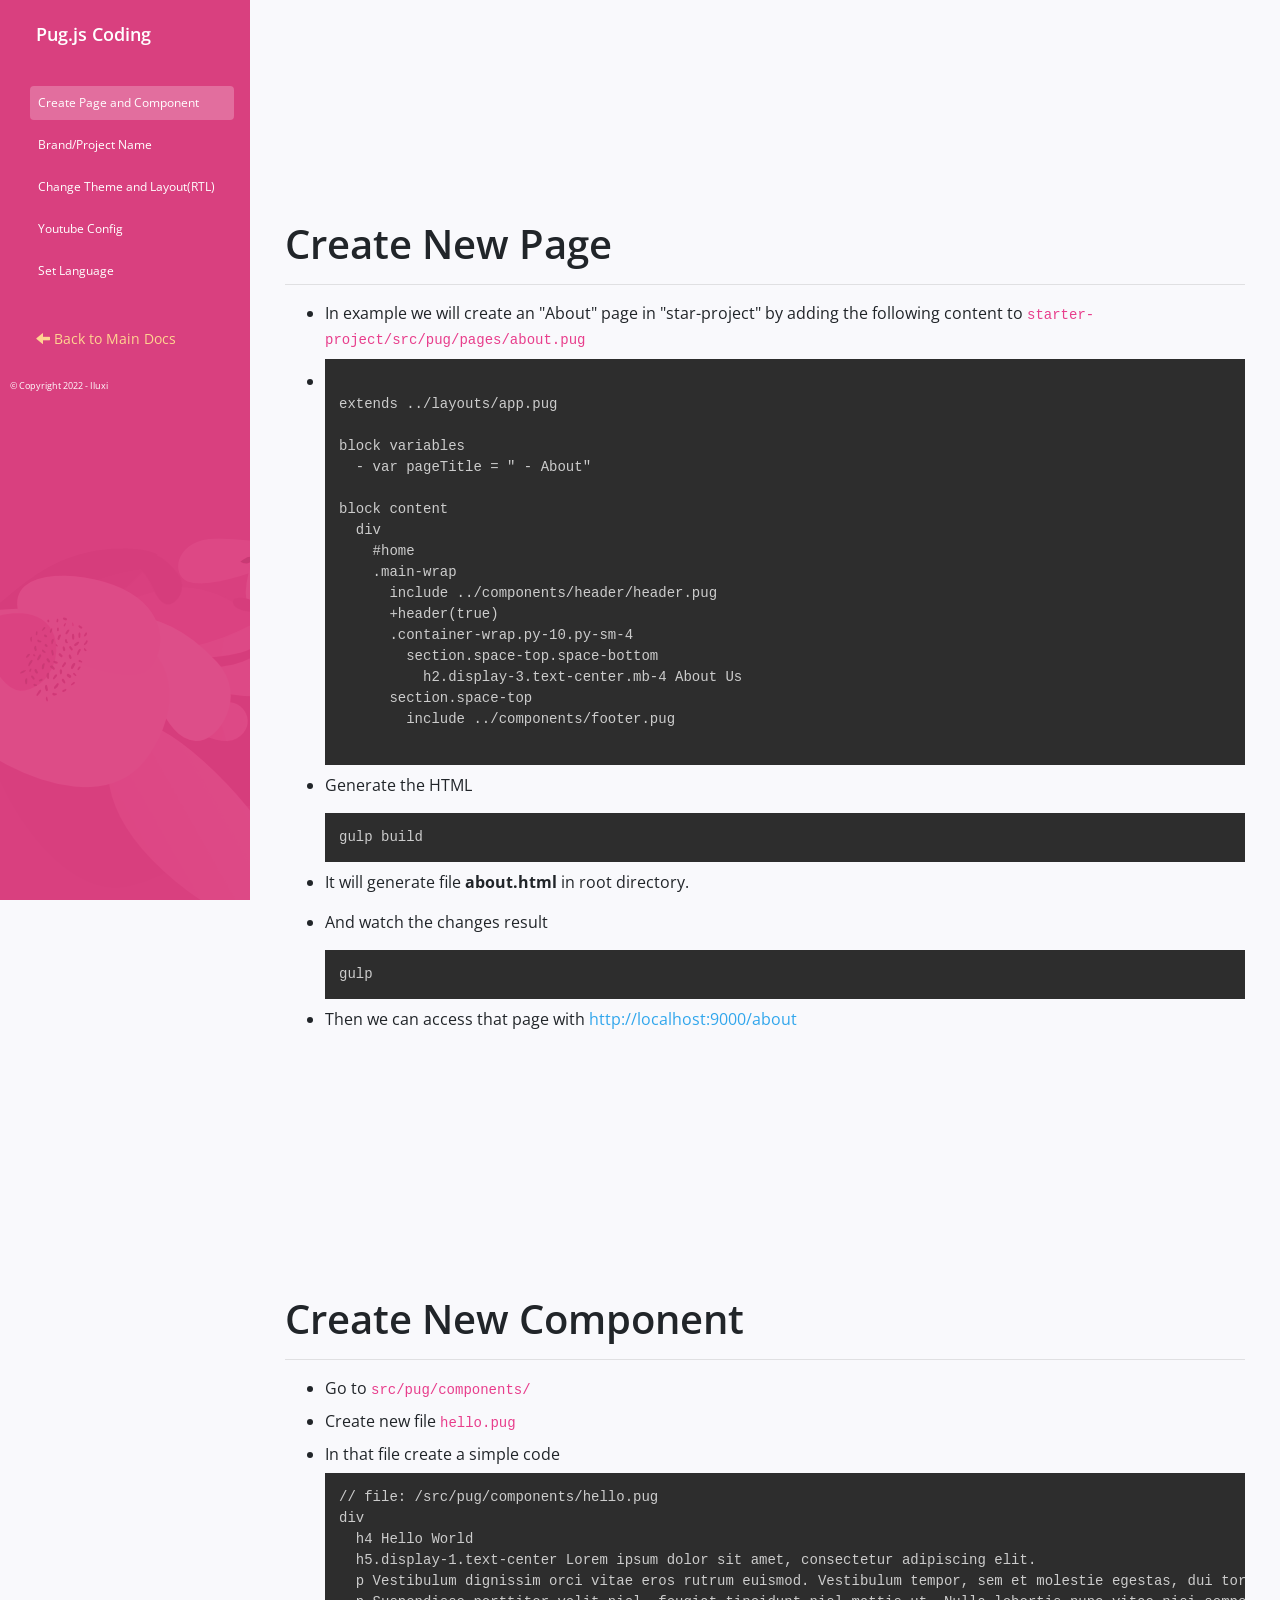
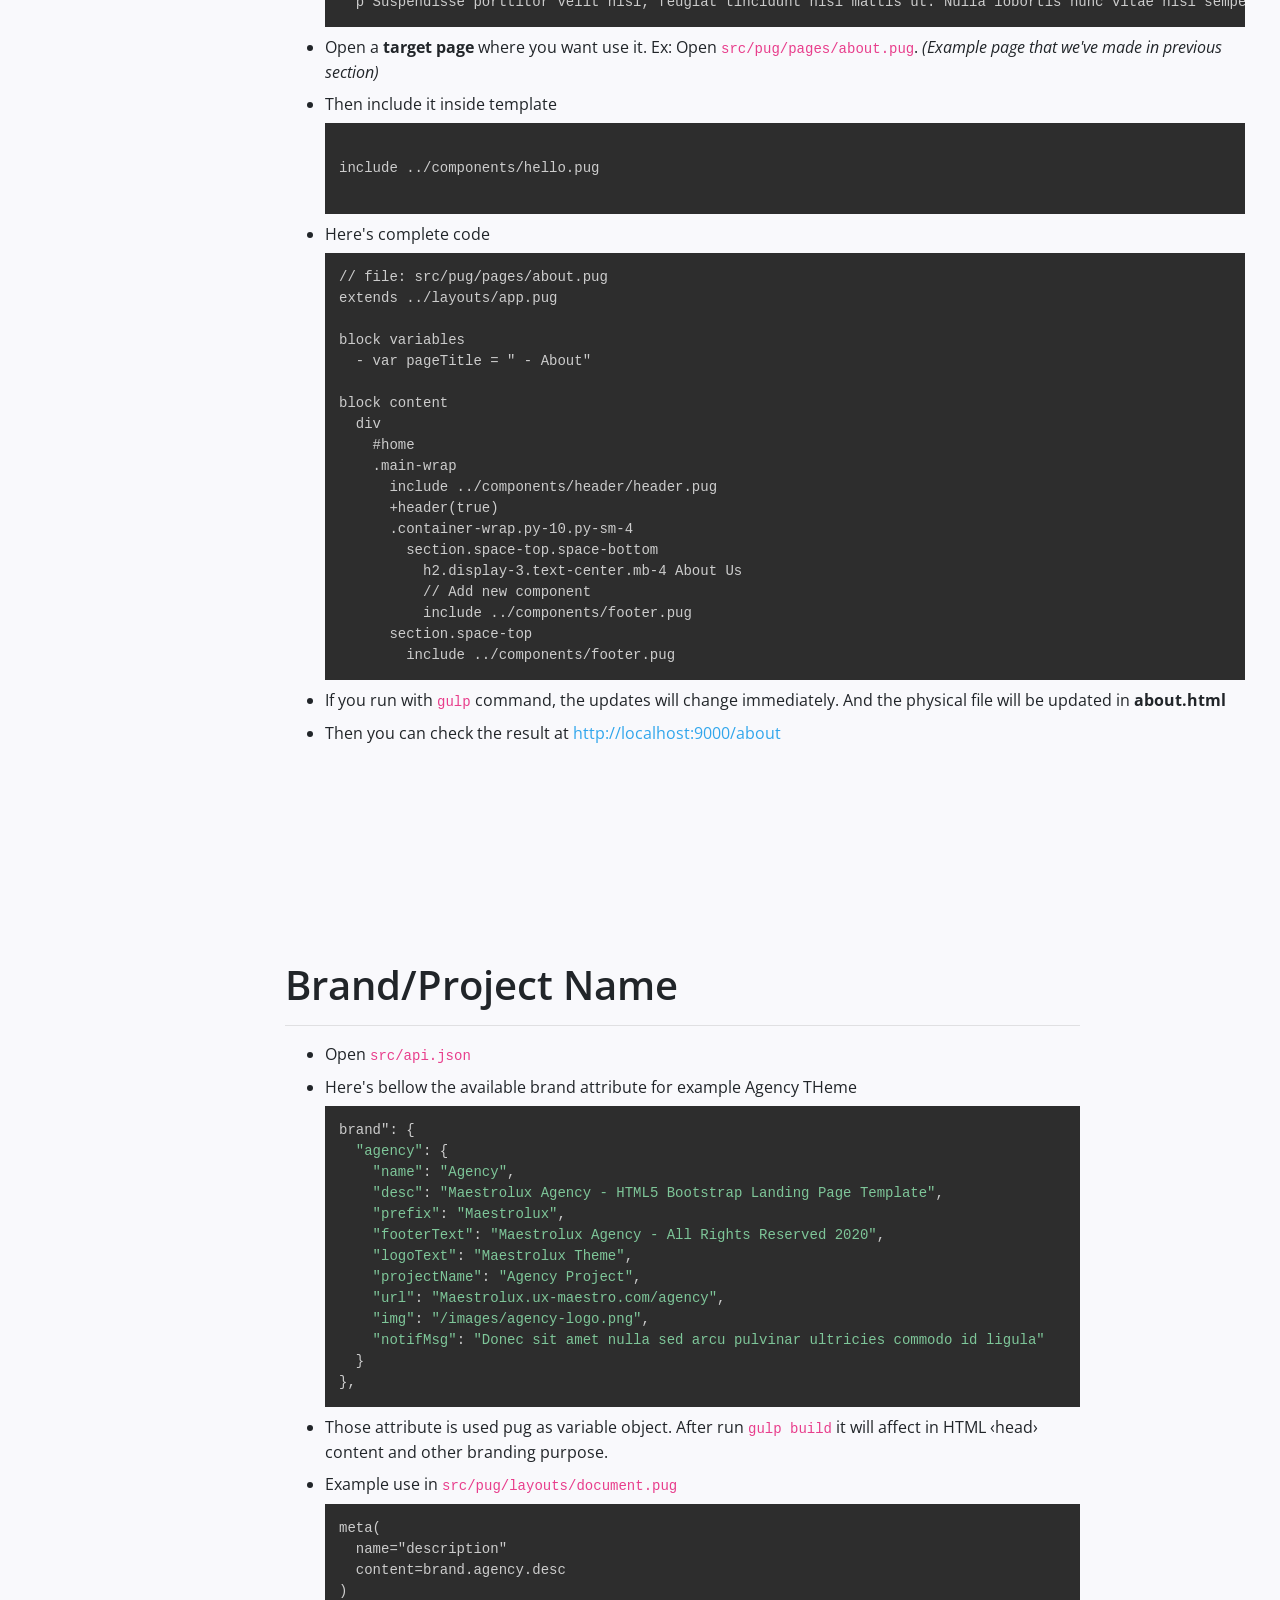
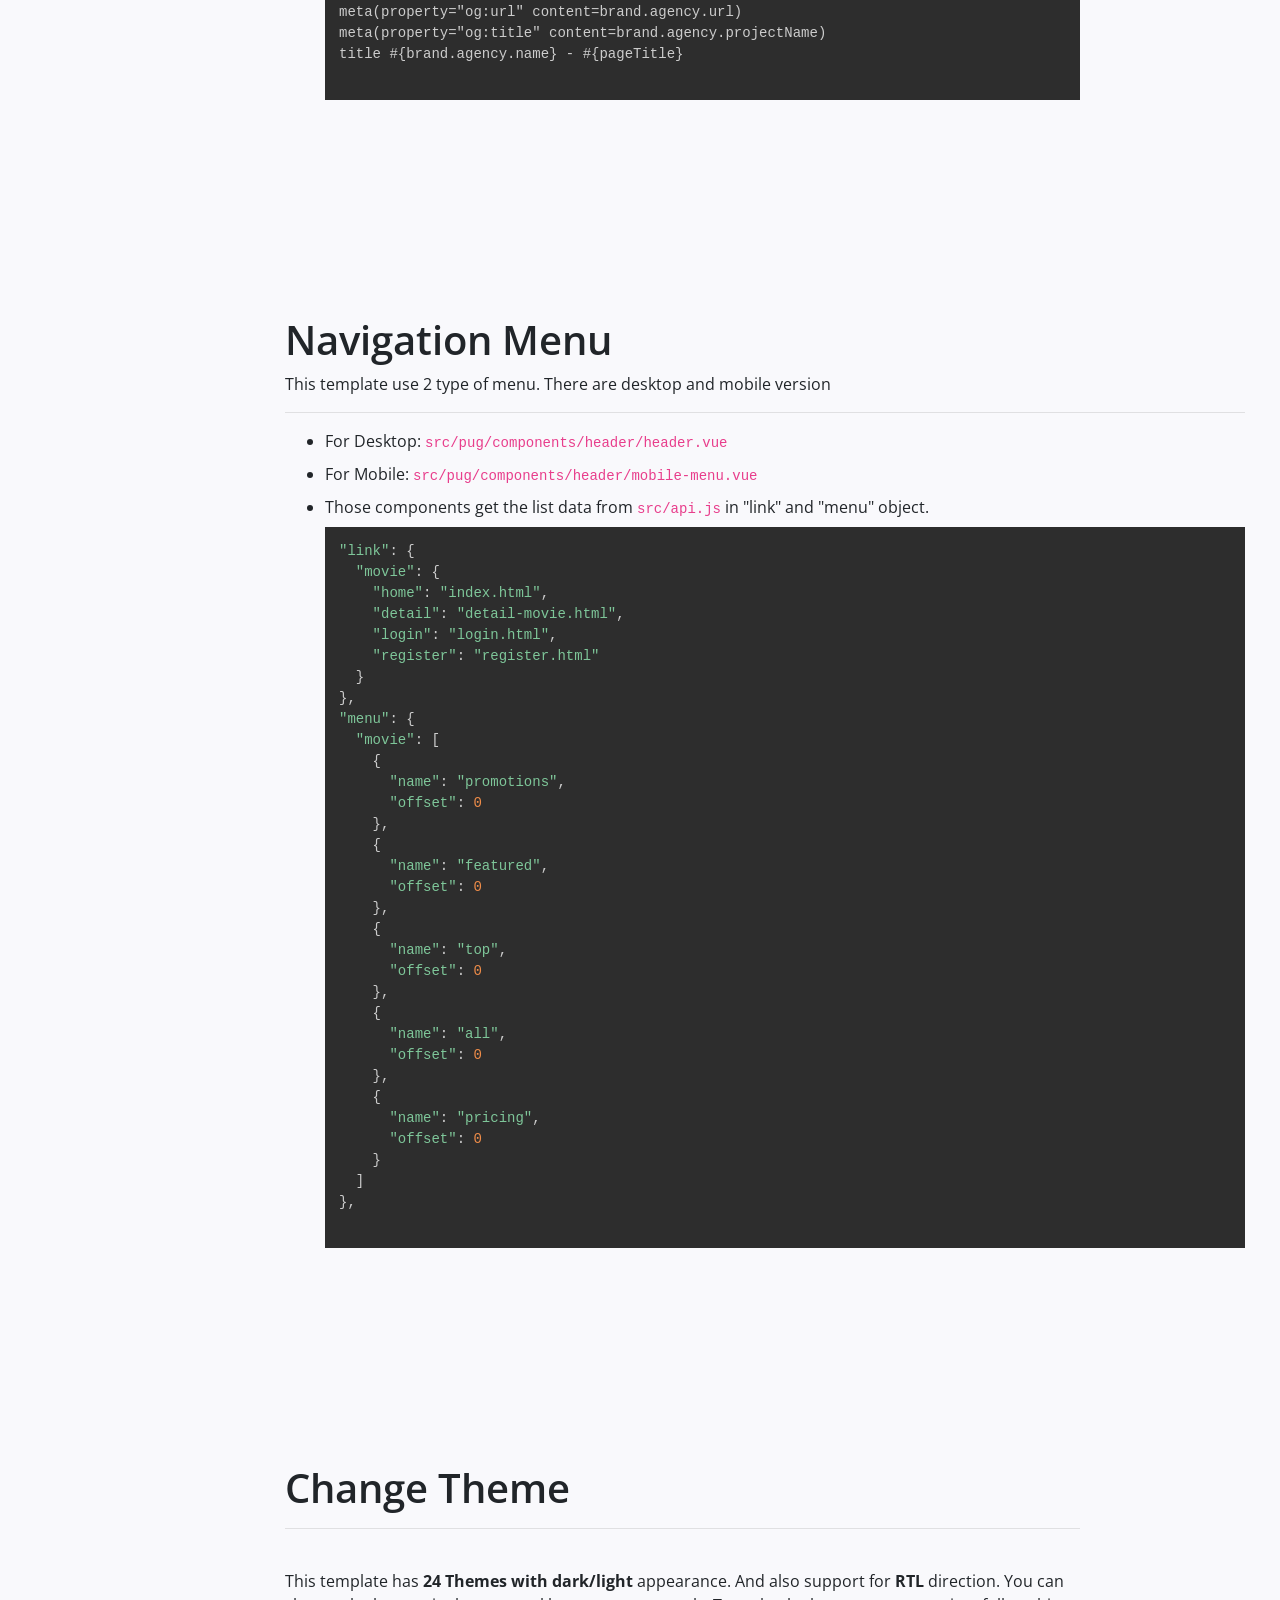
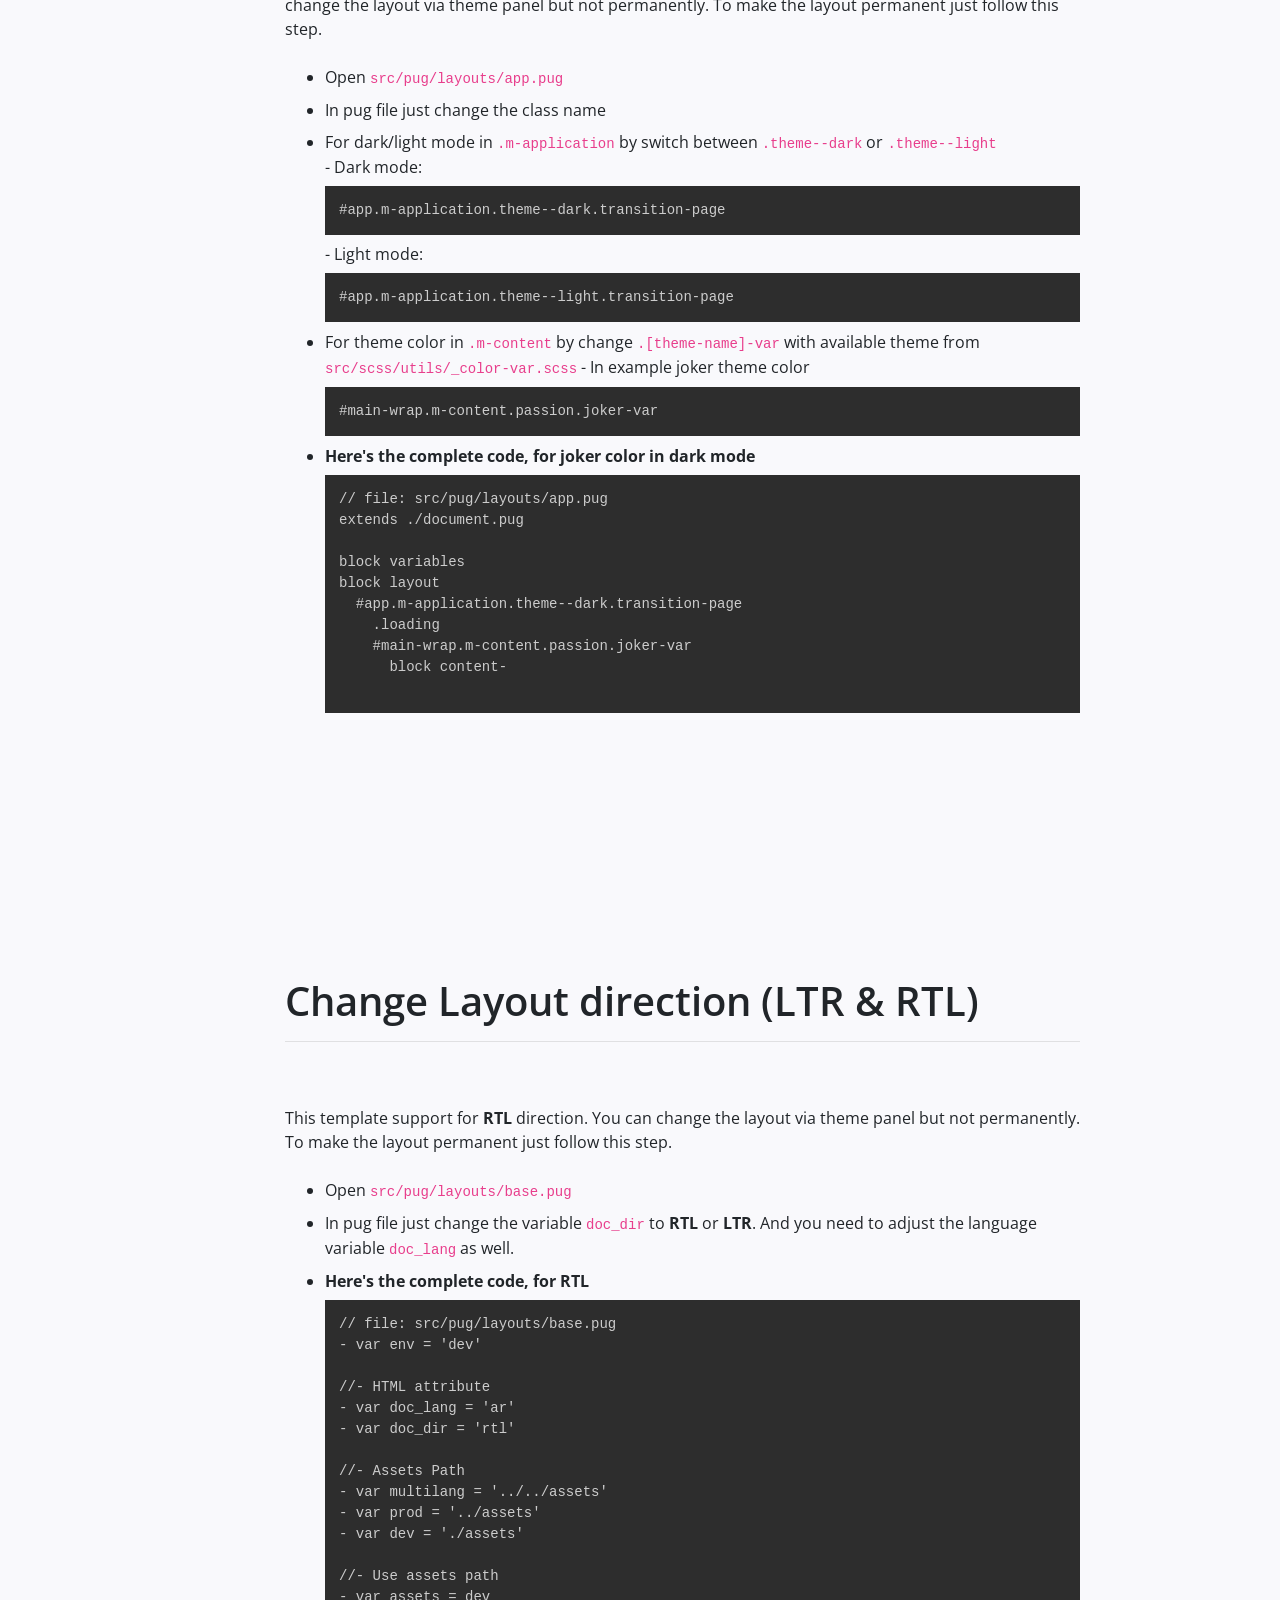
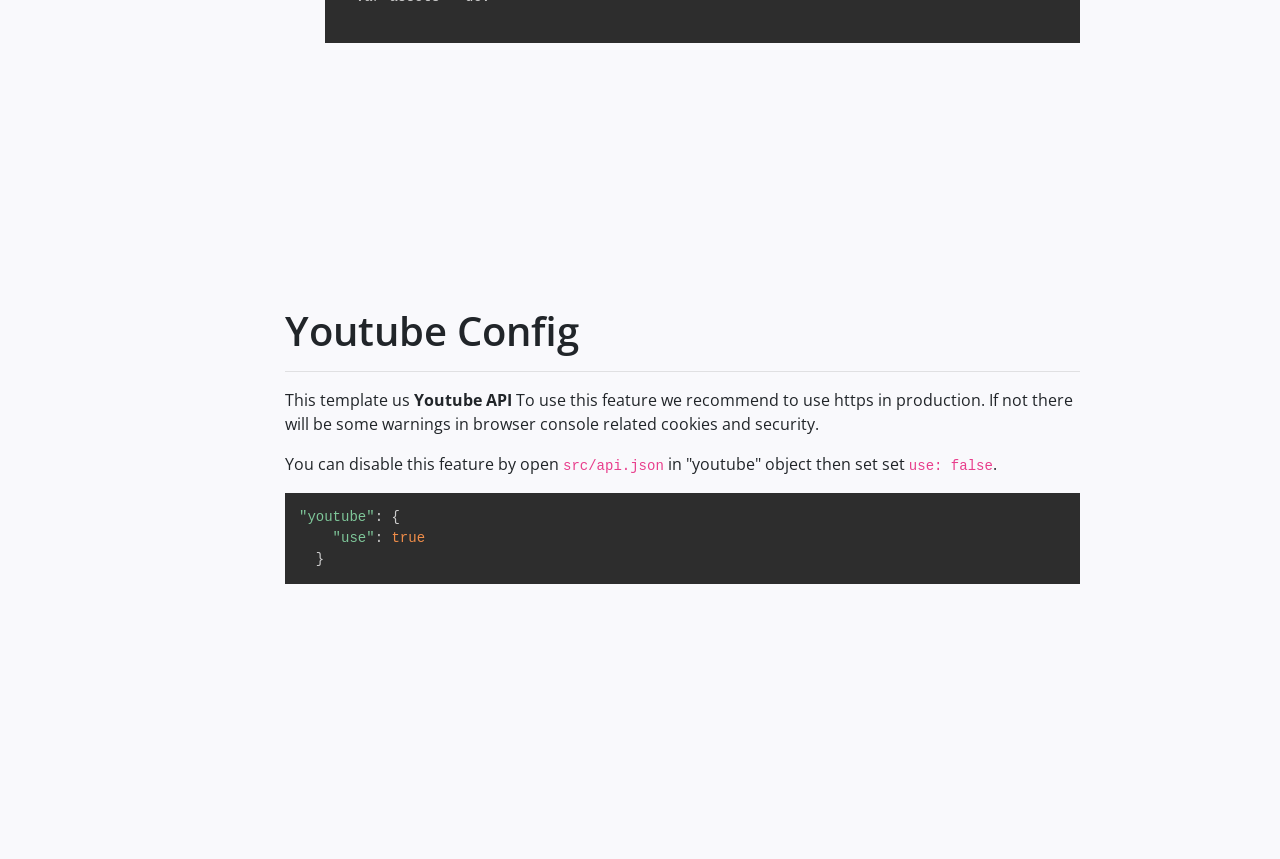
<file: html-doc/code_flow/pug_coding.html>
<!DOCTYPE html>
<html lang="en">

<head>

    <meta charset="utf-8">
    <meta http-equiv="X-UA-Compatible" content="IE=edge">
    <meta name="viewport" content="width=device-width, shrink-to-fit=no, initial-scale=1">
    <meta name="description" content="">
    <meta name="author" content="">
    <link rel="shortcut icon" href="./favicon.ico" type="image/x-icon">
    <link rel="icon" href="../favicon.ico" type="image/x-icon">
    <title>Iluxi - Documentation</title>

    <link href="https://fonts.googleapis.com/css?family=Open+Sans:400,600,700" rel="stylesheet">

    <!-- Bootstrap Core CSS -->
    <link href="../css/bootstrap.css" rel="stylesheet">
    
    <!-- Syntax Hightlighter CSS -->
    <link href="../css/prism.css" rel="stylesheet">
  
    <!-- Custom CSS -->
    <link href="../css/style.css" rel="stylesheet">

    <!-- HTML5 Shim and Respond.js IE8 support of HTML5 elements and media queries -->
    <!-- WARNING: Respond.js doesn't work if you view the page via file:// -->
    <!--[if lt IE 9]>
        <script src="https://oss.maxcdn.com/libs/html5shiv/3.7.0/html5shiv.js"></script>
        <script src="https://oss.maxcdn.com/libs/respond.js/1.4.2/respond.min.js"></script>
    <![endif]-->

</head>

<body>
    <div id="wrapper" class="toggled">
        <!-- Sidebar -->
        <div id="sidebar-wrapper">
            <br />
            <ul class="sidebar-nav">
                <li class="sidebar-brand">
                    <h4>Pug.js Coding</h4>
                </li>
                <li>
                    <a href="#page" class="cur">Create Page and Component</a>
                </li>
                <li>
                    <a href="#brand">Brand/Project Name</a>
                </li>
                <li>
                    <a href="#theme">Change Theme and Layout(RTL)</a>
                </li>
                <li>
                    <a href="#youtube">Youtube Config</a>
                </li>
                <li>
                    <a href="#lang">Set Language</a>
                </li>
            </ul>
            <a class="back" href="../index.html"><i class="glyphicon glyphicon-arrow-left"></i> Back to Main Docs</a>
            <span class="copy">&copy; Copyright 2022 - Iluxi</span>
        </div>
        <!-- /#sidebar-wrapper -->

        <!-- main content -->
        <div id="page-content-wrapper">
          <div class="container-fluid">
           <!-- CREATE PAGE -->
                <section class="row" id="page">
                    <div class="col-lg-12">
                        <h1>Create New Page</h1>
                        <hr />
                        <ul>
                            <li>In example we will create an "About" page in "star-project" by adding the following content to <code>starter-project/src/pug/pages/about.pug</code></li>
                            <li>
                              <pre><code class="language-pug">
extends ../layouts/app.pug

block variables
  - var pageTitle = " - About"
  
block content
  div
    #home
    .main-wrap
      include ../components/header/header.pug
      +header(true)
      .container-wrap.py-10.py-sm-4
        section.space-top.space-bottom
          h2.display-3.text-center.mb-4 About Us
      section.space-top
        include ../components/footer.pug
                              </code></pre>
                            </li>
                            <li>
                              <p>Generate the HTML</p>
                              <pre><code class="language-js">gulp build</code></pre>
                            </li>
                            <li>
                              <p>It will generate file <strong>about.html</strong> in root directory.</p>
                            </li>
                            <li>
                              <p>And watch the changes result</p>
                              <pre><code class="language-js">gulp</code></pre>
                            </li>
                            <li>Then we can access that page with <a target="_blank" href="http://localhost:9000/about">http://localhost:9000/about</a></li>
                        </ul>
                        <br />
                        <br />
                    </div>
                  <br /><br />
              </section>
                <!-- END -->
              
				<!-- CREATE COMPONENT -->
                <section class="row" id="create_component">
                    <div class="col-lg-12">
                        <h1>Create New Component</h1>
                        <hr />
                        <ul>
                          <li>Go to <code>src/pug/components/</code></li>
                          <li>Create new file <code>hello.pug</code></li>
                          <li>
                              In that file create a simple code <br />
                              <pre><code class="language-pug">// file: /src/pug/components/hello.pug
div
  h4 Hello World
  h5.display-1.text-center Lorem ipsum dolor sit amet, consectetur adipiscing elit. 
  p Vestibulum dignissim orci vitae eros rutrum euismod. Vestibulum tempor, sem et molestie egestas, dui tortor laoreet tellus, id rhoncus mauris neque malesuada augue. Duis tristique metus magna, lobortis aliquam risus euismod sit amet.
  p Suspendisse porttitor velit nisl, feugiat tincidunt nisl mattis ut. Nulla lobortis nunc vitae nisi semper semper. Sed mi neque, convallis at ipsum at, blandit pretium enim. Nunc quis sem quis velit tincidunt congue a sit amet ante. In hac habitasse platea dictumst.
</code></pre>
                            </li>
                            <li>Open a <b>target page</b> where you want use it. Ex: Open <code>src/pug/pages/about.pug</code>. <em>(Example page that we've made in previous section)</em></li>
                            <li>
                              Then include it inside template<br />
                              <pre><code class="language-pug">
include ../components/hello.pug
                            </code></pre>
                                </li>
                                <li>
                                  Here's complete code <br />
                                  <pre><code class="language-pug">// file: src/pug/pages/about.pug
extends ../layouts/app.pug

block variables
  - var pageTitle = " - About"
  
block content
  div
    #home
    .main-wrap
      include ../components/header/header.pug
      +header(true)
      .container-wrap.py-10.py-sm-4
        section.space-top.space-bottom
          h2.display-3.text-center.mb-4 About Us
          // Add new component
          include ../components/footer.pug
      section.space-top
        include ../components/footer.pug
</code></pre>
                                </li>
                                <li>If you run with <code>gulp</code> command, the updates will change immediately. And the physical file will be updated in <strong>about.html</strong></li>
                                <li>Then you can check the result at <a target="_blank" href="http://localhost:9000/about">http://localhost:9000/about</a></li>
                        </ul>
                    </div>
                </section>
                <!-- END -->

            
            <!-- BRANDING -->
            <section class="row" id="brand">
                <br /><br />
                <div class="col-lg-10">
                    <h1>Brand/Project Name</h1>
                    <hr />
                    <ul>
                      <li>Open <code>src/api.json</code></li>
                      <li>
                        Here's bellow the available brand attribute for example Agency THeme
                        <pre><code class="language-js">brand": {
  "agency": {
    "name": "Agency",
    "desc": "Maestrolux Agency - HTML5 Bootstrap Landing Page Template",
    "prefix": "Maestrolux",
    "footerText": "Maestrolux Agency - All Rights Reserved 2020",
    "logoText": "Maestrolux Theme",
    "projectName": "Agency Project",
    "url": "Maestrolux.ux-maestro.com/agency",
    "img": "/images/agency-logo.png",
    "notifMsg": "Donec sit amet nulla sed arcu pulvinar ultricies commodo id ligula"
  }
},
</code></pre>
                      </li>
                      <li>
                        Those attribute is used pug as variable object. After run <code>gulp build</code> it will affect in HTML &lsaquo;head&rsaquo; content and other branding purpose.
                      </li>
                      <li>
                        Example use in <code>src/pug/layouts/document.pug</code>
                        <pre><code class="language-pug">meta(
  name="description"
  content=brand.agency.desc
)
meta(property="og:url" content=brand.agency.url)
meta(property="og:title" content=brand.agency.projectName)
title #{brand.agency.name} - #{pageTitle}       
                        </code></pre>
                      </li>
                    </ul>
                </div>
            </section>
            <!-- END -->

            <!-- NAVIGATION -->
            <section class="row" id="menu">
                <br /><br />
                <div class="col-lg-12">
                    <h1>Navigation Menu</h1>
                    This template use 2 type of menu. There are desktop and mobile version
                    <hr />
                    <ul>
                      <li>For Desktop: <code>src/pug/components/header/header.vue</code></li>
                      <li>For Mobile: <code>src/pug/components/header/mobile-menu.vue</code></li>
                      <li>
                        Those components get the list data from <code>src/api.js</code> in "link" and "menu" object.
                        <pre><code class="language-js">"link": {
  "movie": {
    "home": "index.html",
    "detail": "detail-movie.html",
    "login": "login.html",
    "register": "register.html"
  }
},
"menu": {
  "movie": [
    {
      "name": "promotions",
      "offset": 0
    },
    {
      "name": "featured",
      "offset": 0
    },
    {
      "name": "top",
      "offset": 0
    },
    {
      "name": "all",
      "offset": 0
    },
    {
      "name": "pricing",
      "offset": 0
    }
  ]
},
                        </code></pre>
                      </li>
                    </ul>
                </div>
            </section>
            <!-- END -->
            
            <!-- THEME -->
            <section class="row" id="theme">
              <div class="col-lg-10">
                <h1>Change Theme</h1>
                <hr />
                    <br />
                    This template has <strong>24 Themes with dark/light</strong> appearance.
                    And also support for <strong>RTL</strong> direction.
                    You can change the layout via theme panel but not permanently. To make the layout permanent just follow this step. <br /> <br />
                    <ul>
                      <li>Open <code>src/pug/layouts/app.pug</code></li>
                      <li> In pug file just change the class name</li>
                      <li>
                        For dark/light mode in <code>.m-application</code> by switch between <code>.theme--dark</code> or <code>.theme--light</code><br />
                        - Dark mode: 
                        <pre><code class="language-pug">#app.m-application.theme--dark.transition-page</code></pre>
                        - Light mode: 
                        <pre><code class="language-html">#app.m-application.theme--light.transition-page</code></pre>
                      </li>
                      <li>
                        For theme color in <code>.m-content</code> by change <code>.[theme-name]-var</code> with available theme from <code>src/scss/utils/_color-var.scss</code>
                        - In example joker theme color
                        <pre><code class="language-pug">#main-wrap.m-content.passion.joker-var</code></pre>
                      </li>
                      <li>
                        <strong>Here's the complete code, for joker color in dark mode</strong>
                         <pre><code class="language-pug">// file: src/pug/layouts/app.pug
extends ./document.pug

block variables
block layout
  #app.m-application.theme--dark.transition-page
    .loading
    #main-wrap.m-content.passion.joker-var
      block content-
    </code></pre>
                      </li>
                    </ul>
                  <br /><br />
              </div>
            </section>
            
            <section class="row" id="direction">
              <div class="col-lg-10">
                <h1>Change Layout direction (LTR &amp; RTL)</h1>
                <hr />
                    <br /><br />
                    This template support for <strong>RTL</strong> direction.
                    You can change the layout via theme panel but not permanently. To make the layout permanent just follow this step. <br /> <br />
                    <ul>
                      <li>Open <code>src/pug/layouts/base.pug</code></li>
                      <li>In pug file just change the variable <code>doc_dir</code> to <strong>RTL</strong> or <strong>LTR</strong>. And you need to adjust the language variable <code>doc_lang</code> as well.</li>
                      
                      <li>
                        <strong>Here's the complete code, for RTL</strong>
                         <pre><code class="language-pug">// file: src/pug/layouts/base.pug
- var env = 'dev'

//- HTML attribute
- var doc_lang = 'ar'
- var doc_dir = 'rtl'

//- Assets Path
- var multilang = '../../assets'
- var prod = '../assets'
- var dev = './assets'

//- Use assets path
- var assets = dev
    </code></pre>
                      </li>
                    </ul>
                  <br /><br />
              </div>
            </section>
            
            <!-- Youtube -->
            <section class="row" id="youtube">
              <div class="col-lg-10">
                <h1>Youtube Config</h1>
                <hr />
                <p>
                  This template us <strong>Youtube API</strong>
                  To use this feature we recommend to use https in production. If not there will be some warnings in browser console related cookies and security.
                </p>
                <p>
                  You can disable this feature by open <code>src/api.json</code> in "youtube" object then set set <code>use: false</code>.
                </p>
                  <pre><code class="language-js">"youtube": {
    "use": true
  }</code></pre>
              </div>
            </section>
            
            <!-- End -->
            
          </div>
        </div>
        <!-- END -->
      
      <br /><br />
            <!-- END -->

    </div>
    <!-- /#wrapper -->

    <!-- jQuery -->
    <script src="../js/jquery.js"></script>
  
    <!-- Syntax Highligher -->
    <script src="../js/prism.js"></script>

    <!-- Bootstrap Core JavaScript -->
    <script src="../js/bootstrap.bundle.js"></script>

    <!-- Jquery scrollTo -->
    <script src="../js/jquery.nav.js"></script>

    <!-- Menu Toggle Script -->
    <script>
        $(document).ready(function() {
        	$('#sidebar-wrapper .sidebar-nav').onePageNav();
        });
    </script>

</body>

</html>
</file>
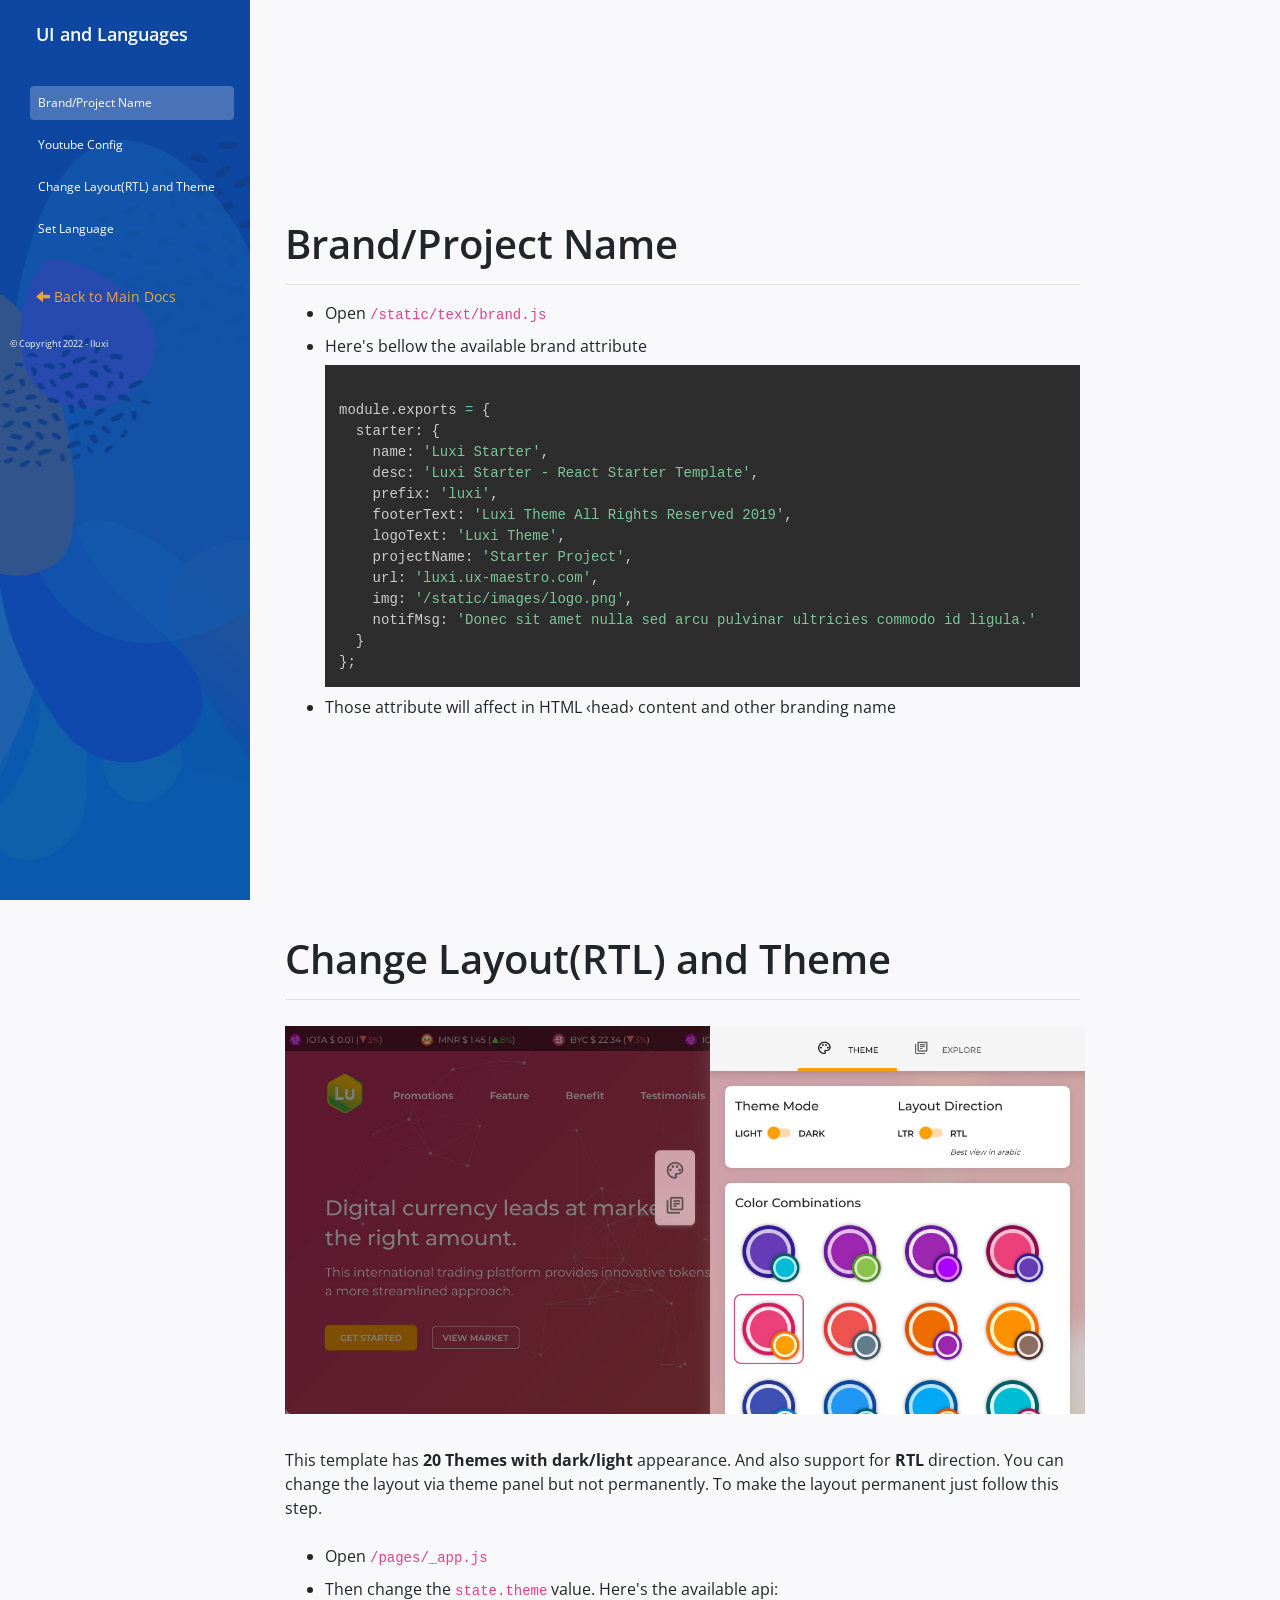
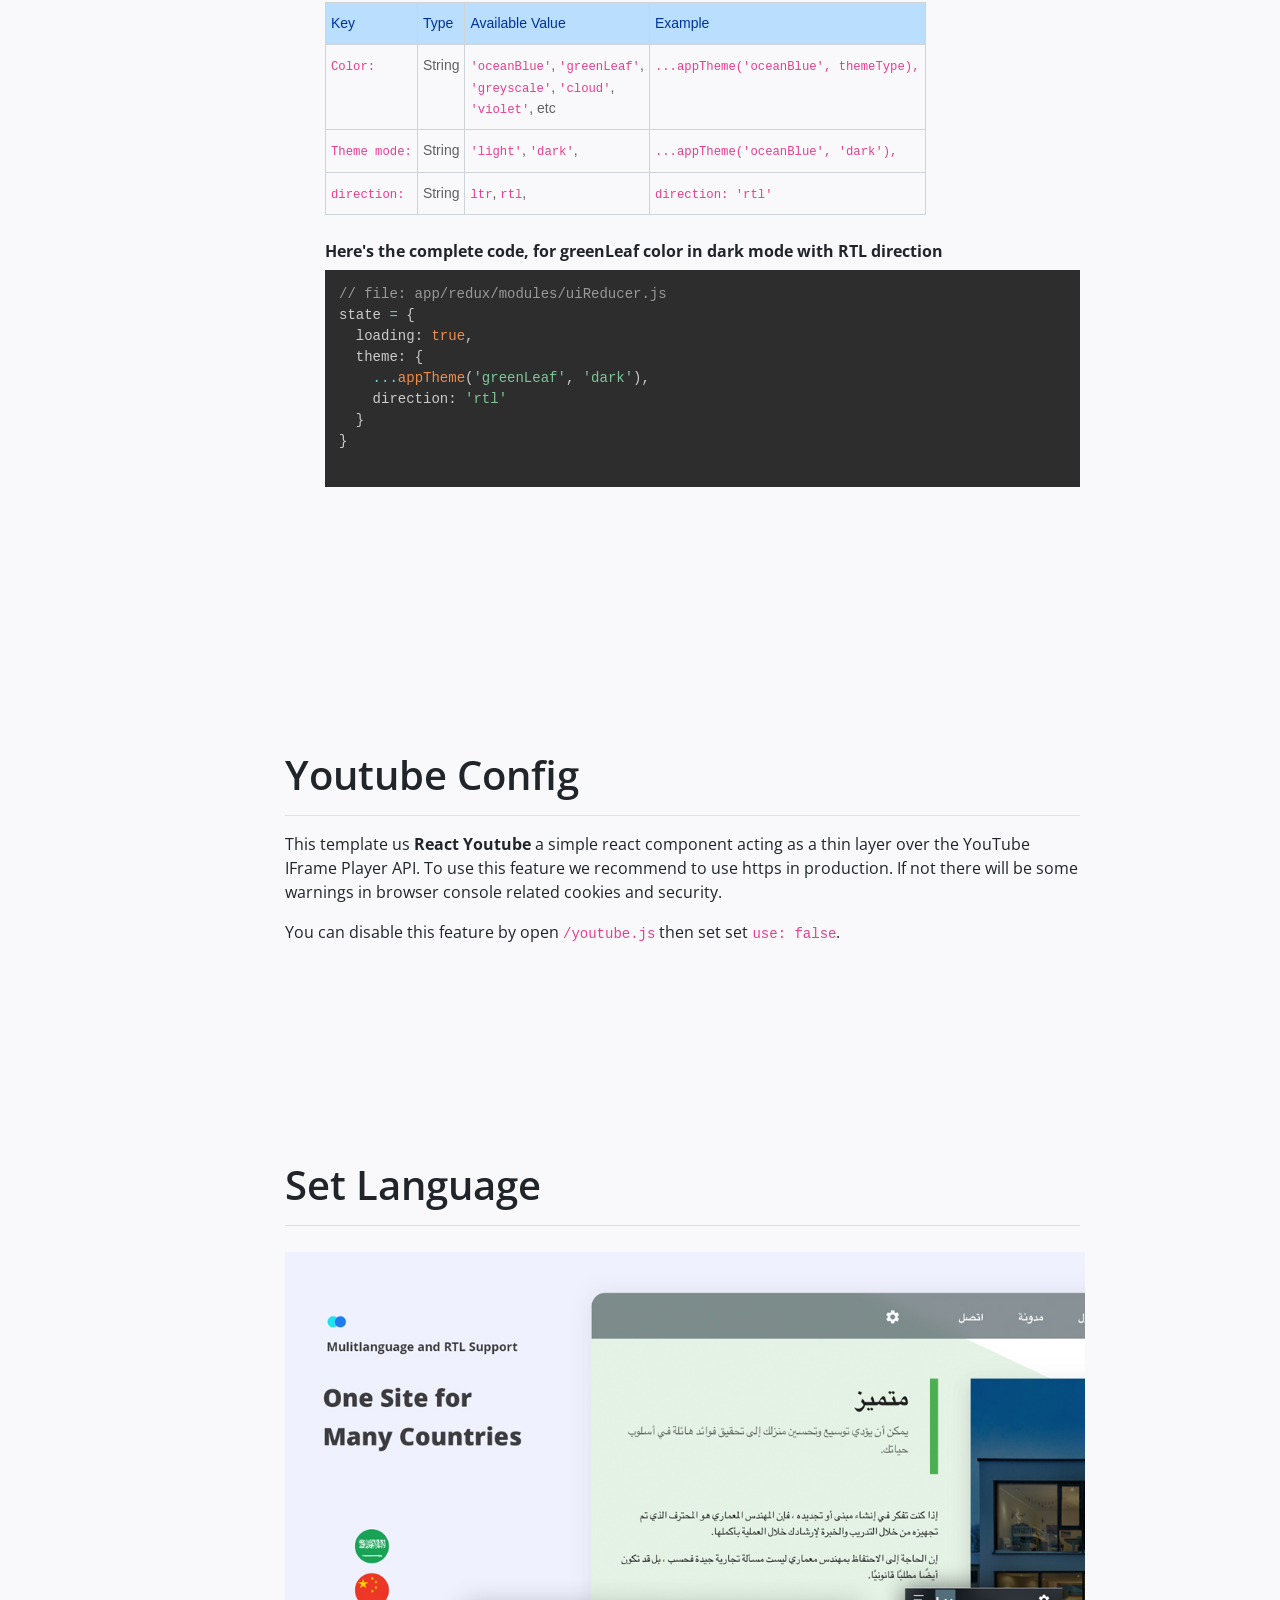
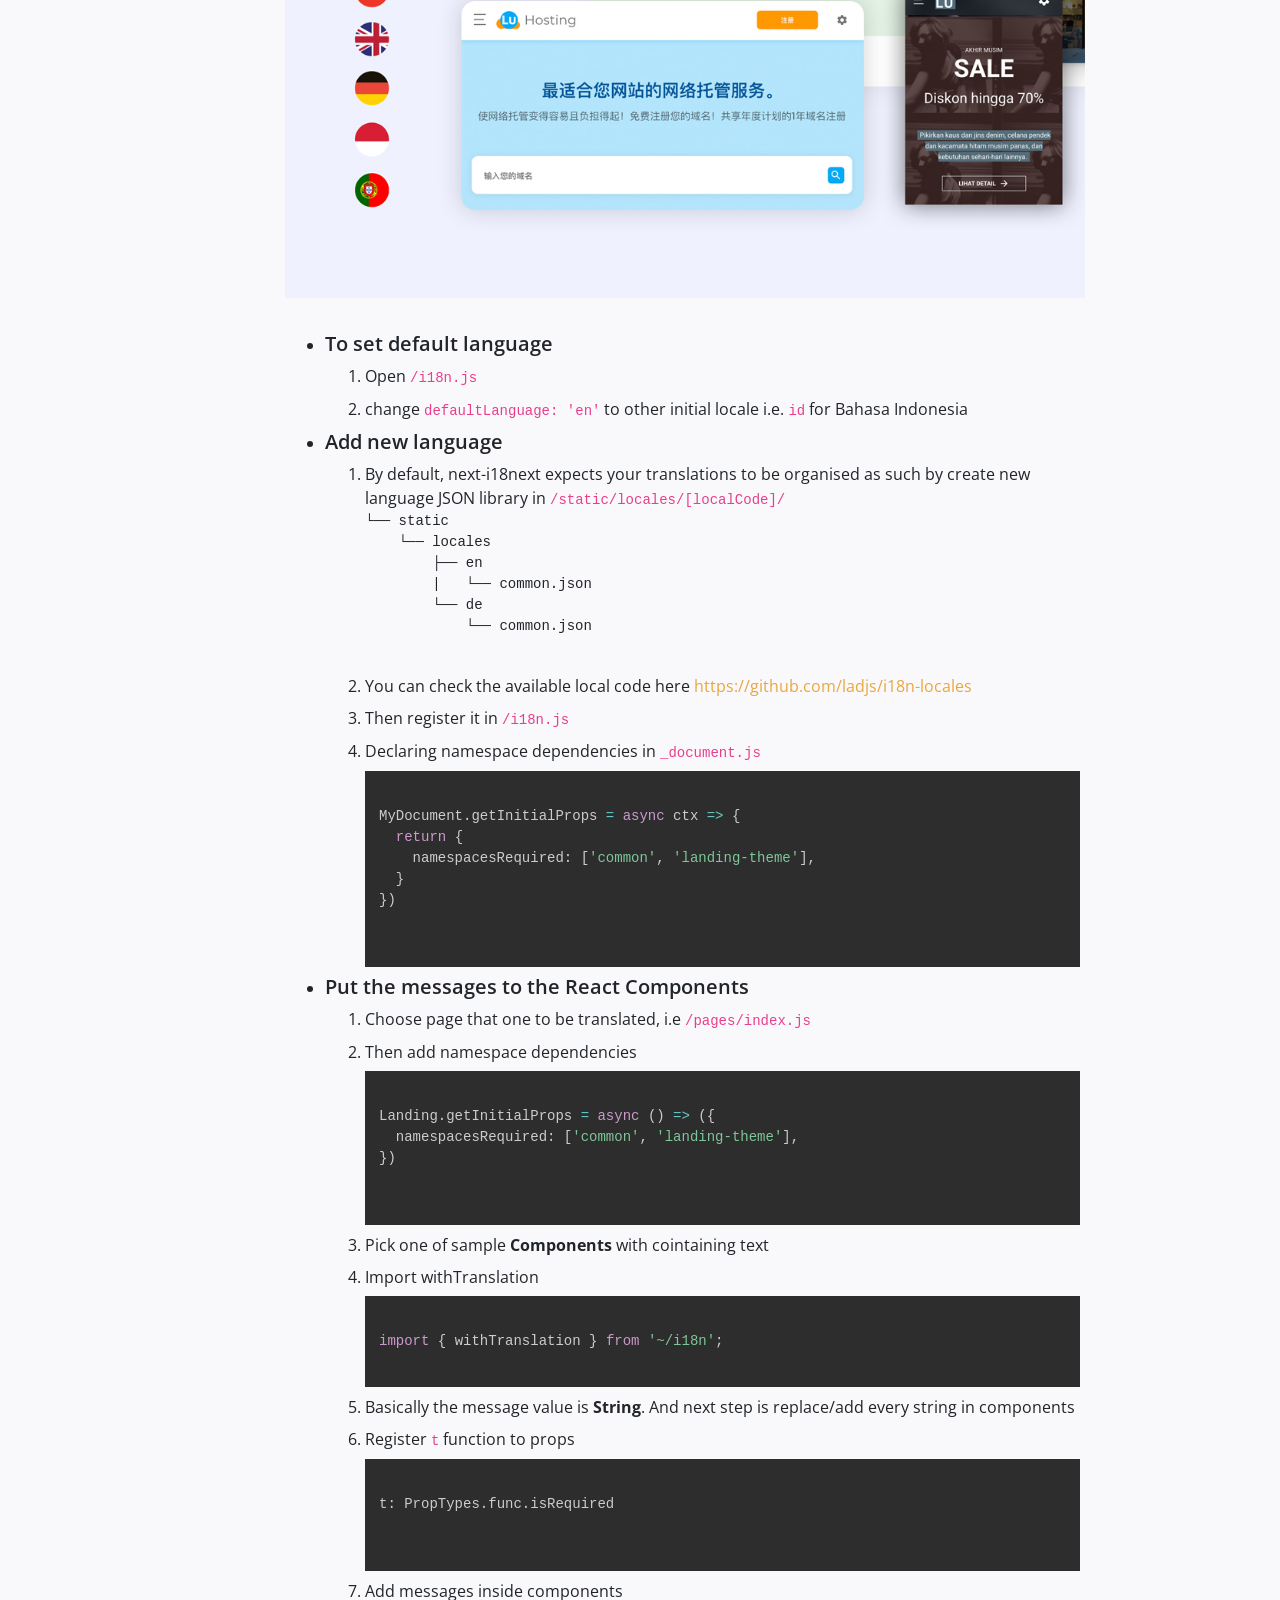
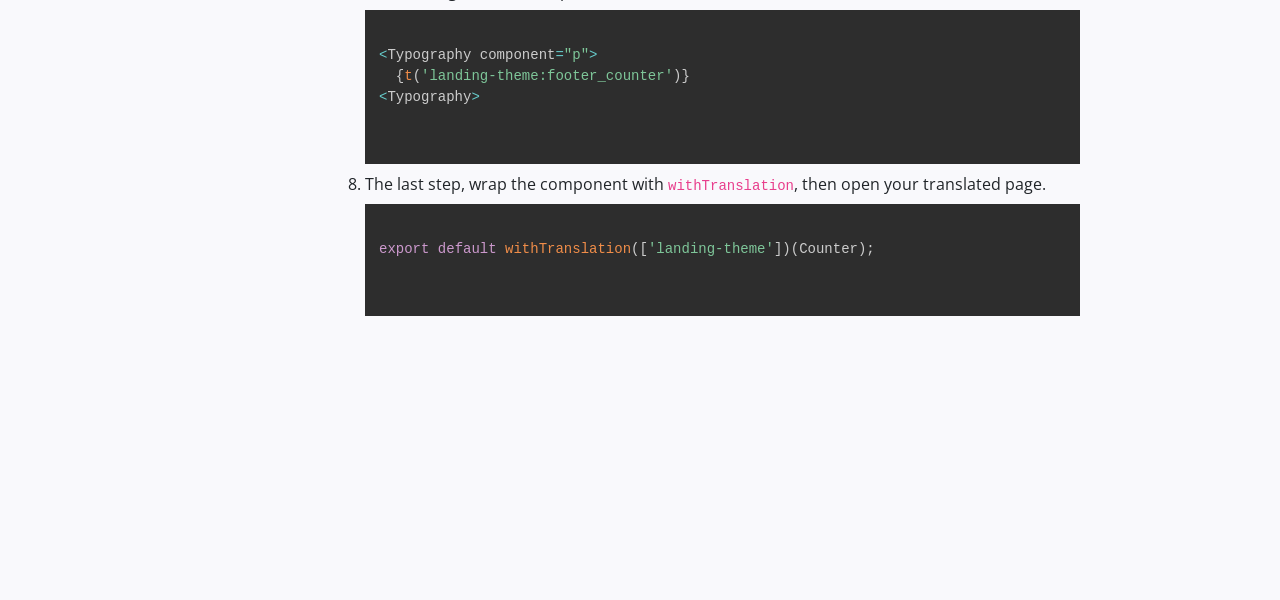
<file: react-doc/code_flow/ui_lang.html>
<!DOCTYPE html>
<html lang="en">

<head>

    <meta charset="utf-8">
    <meta http-equiv="X-UA-Compatible" content="IE=edge">
    <meta name="viewport" content="width=device-width, shrink-to-fit=no, initial-scale=1">
    <meta name="description" content="">
    <meta name="author" content="">
    <link rel="shortcut icon" href="./favicon.ico" type="image/x-icon">
    <link rel="icon" href="../favicon.ico" type="image/x-icon">
    <title>Iluxi - Documentation</title>

    <link href="https://fonts.googleapis.com/css?family=Open+Sans:400,600,700" rel="stylesheet">

    <!-- Bootstrap Core CSS -->
    <link href="../css/bootstrap.css" rel="stylesheet">
    
    <!-- Syntax Hightlighter CSS -->
    <link href="../css/prism.css" rel="stylesheet">
  
    <!-- Custom CSS -->
    <link href="../css/style.css" rel="stylesheet">

    <!-- HTML5 Shim and Respond.js IE8 support of HTML5 elements and media queries -->
    <!-- WARNING: Respond.js doesn't work if you view the page via file:// -->
    <!--[if lt IE 9]>
        <script src="https://oss.maxcdn.com/libs/html5shiv/3.7.0/html5shiv.js"></script>
        <script src="https://oss.maxcdn.com/libs/respond.js/1.4.2/respond.min.js"></script>
    <![endif]-->

</head>

<body>
    <div id="wrapper" class="toggled">
        <!-- Sidebar -->
        <div id="sidebar-wrapper">
            <br />
            <ul class="sidebar-nav">
                <li class="sidebar-brand">
                    <h4>UI and Languages</h4>
                </li>
                <li>
                    <a href="#brand" class="cur">Brand/Project Name</a>
                </li>
                <li>
                    <a href="#youtube" class="cur">Youtube Config</a>
                </li>
                <li>
                    <a href="#theme">Change Layout(RTL) and Theme</a>
                </li>
                <li>
                    <a href="#lang">Set Language</a>
                </li>
            </ul>
            <a class="back" href="../index.html"><i class="glyphicon glyphicon-arrow-left"></i> Back to Main Docs</a>
            <span class="copy">&copy; Copyright 2022 - Iluxi</span>
        </div>
        <!-- /#sidebar-wrapper -->

        <!-- main content -->
        <div id="page-content-wrapper">
          <div class="container-fluid">
            <!-- BRANDING -->
            <section class="row" id="brand">
                <br /><br />
                <div class="col-lg-10">
                    <h1>Brand/Project Name</h1>
                    <hr />
                    <ul>
                      <li>Open <code>/static/text/brand.js</code></li>
                      <li>
                        Here's bellow the available brand attribute
                        <pre><code class="language-js">
module.exports = {
  starter: {
    name: 'Luxi Starter',
    desc: 'Luxi Starter - React Starter Template',
    prefix: 'luxi',
    footerText: 'Luxi Theme All Rights Reserved 2019',
    logoText: 'Luxi Theme',
    projectName: 'Starter Project',
    url: 'luxi.ux-maestro.com',
    img: '/static/images/logo.png',
    notifMsg: 'Donec sit amet nulla sed arcu pulvinar ultricies commodo id ligula.'
  }
};
</code></pre>
                      </li>
                      <li>
                        Those attribute will affect in HTML &lsaquo;head&rsaquo; content and other branding name
                      </li>
                    </ul>
                </div>
            </section>
            <!-- END -->
            
            <!-- THEME -->
            <section class="row" id="theme">
              <div class="col-lg-10">
                <h1>Change Layout(RTL) and Theme</h1>
                <hr />
                  <img src="../images/guide_theme.jpg" width="800" alt="theme" />
                    <br /><br />
                    This template has <strong>20 Themes with dark/light</strong> appearance.
                    And also support for <strong>RTL</strong> direction.
                    You can change the layout via theme panel but not permanently. To make the layout permanent just follow this step. <br /> <br />
                    <ul>
                      <li>Open <code>/pages/_app.js</code></li>
                      <li>
                        Then change the <code>state.theme</code> value. Here's the available api:
                        <table class="tg">
                          <tbody>
                            <tr>
                              <th class="tg-yw4l">Key</th>
                              <th class="tg-yw4l">Type</th>
                              <th class="tg-yw4l">Available Value</th>
                              <th class="tg-yw4l">Example</th>
                            </tr>
                            <tr>
                              <td class="tg-yw4l"><code>Color:</code></td>
                              <td valign="top">String</td>
                              <td>
                                <code>'oceanBlue'</code>,
                                <code>'greenLeaf'</code>,  <br />
                                <code>'greyscale'</code>,
                                <code>'cloud'</code>,  <br />
                                <code>'violet'</code>,
                                etc
                              </td>
                              <td valign="top"><code>...appTheme('oceanBlue', themeType),</code></td>
                            </tr>
                            <tr>
                              <td class="tg-yw4l"><code>Theme mode:</code></td>
                              <td valign="top">String</td>
                              <td>
                                <code>'light'</code>,
                                <code>'dark'</code>,
                              </td>
                              <td valign="top"><code>...appTheme('oceanBlue', 'dark'),</code></td>
                            </tr>
                            <tr>
                              <td class="tg-yw4l"><code>direction:</code></td>
                              <td valign="top">String</td>
                              <td>
                                <code>ltr</code>,
                                <code>rtl</code>,
                              </td>
                              <td valign="top"><code>direction: 'rtl'</code></td>
                            </tr>
                          </tbody>
                        </table>
                        <br />
                        <strong>Here's the complete code, for greenLeaf color in dark mode with RTL direction</strong>
                            <pre><code class="language-js">// file: app/redux/modules/uiReducer.js
state = {
  loading: true,
  theme: {
    ...appTheme('greenLeaf', 'dark'),
    direction: 'rtl'
  }
}
    </code></pre>
                      </li>
                    </ul>
                  <br /><br />
              </div>
            </section>
            
            
            
            <!-- Youtube -->
            <section class="row" id="youtube">
              <div class="col-lg-10">
                <h1>Youtube Config</h1>
                <hr />
                <p>
                  This template us <strong>React Youtube</strong> a simple react component acting as a thin layer over the YouTube IFrame Player API.
                  To use this feature we recommend to use https in production. If not there will be some warnings in browser console related cookies and security.
                </p>
                <p>
                  You can disable this feature by open <code>/youtube.js</code> then set set <code>use: false</code>.
                </p>
              </div>
            </section>
            
            <!-- End -->
            
            
            
            <!-- NAVIGATION -->
            <section class="row" id="lang">
                <br /><br />
                <div class="col-lg-10">
                    <h1>Set Language</h1>
                    <hr />
                    <img src="../images/lang.png" alt="lang" />
                    <br /><br />
                    <ul>
                      <li>
                        <h5>
                          To set default language
                        </h5>
                        <ol>
                          <li>Open <code>/i18n.js</code></li>
                          <li>change <code>defaultLanguage: 'en'</code> to other initial locale i.e. <code>id</code> for Bahasa Indonesia</li>
                        </ol>
                      </li>
                      <li>
                        <h5>
                          Add new language
                        </h5>
                        <ol>
                          <li>
                            By default, next-i18next expects your translations to be organised as such by create new language JSON library in <code>/static/locales/[localCode]/</code>
                            <pre>
└── static
    └── locales
        ├── en
        |   └── common.json
        └── de
            └── common.json
                            </pre>
                          </li>
                          <li>You can check the available local code here <a href="https://github.com/ladjs/i18n-locales" target="_blank">https://github.com/ladjs/i18n-locales</a></li>
                          <li>Then register it in <code>/i18n.js</code></li>
                          <li>
                            Declaring namespace dependencies in <code>_document.js</code>
                            <pre>
                              <code class="language-js">
MyDocument.getInitialProps = async ctx => {
  return {
    namespacesRequired: ['common', 'landing-theme'],
  }
})
                              </code>
                            </pre>
                          </li>
                        </ol>
                      </li>
                      <li>
                            <h5>
                              Put the messages to the React Components
                            </h5>
                            <ol>
                              <li>Choose page that one to be translated, i.e <code>/pages/index.js</code></li>
                              <li>
                                Then add namespace dependencies
                                <pre>
                                  <code class="language-js">
Landing.getInitialProps = async () => ({
  namespacesRequired: ['common', 'landing-theme'],
})
                                  </code>
                                </pre>
                              </li>
                              <li>Pick one of sample <strong>Components</strong> with cointaining text</li>
                              <li>Import withTranslation <br />
                                 <pre><code class="language-js">
import { withTranslation } from '~/i18n';                              
                                 </code></pre>
                              </li>
                              <li>Basically the message value is <strong>String</strong>. And next step is replace/add every string in components</li>
                              <li>
                                Register <code>t</code> function to props
                                <pre>
                                  <code class="language-js">
t: PropTypes.func.isRequired
                                  </code>
                                </pre>
                              </li>
                              <li>
                                Add messages inside components <br />
                                <pre>
                                  <code class="language-js">
&lt;Typography component="p"&gt;
  {t('landing-theme:footer_counter')}
&lt;Typography&gt;
                                  </code>
                                </pre>
                              </li>
                              <li>
                                The last step, wrap the component with <code>withTranslation</code>, then open your translated page.
                                <pre>
                                  <code class="language-js">
export default withTranslation(['landing-theme'])(Counter);
                                  </code>
                                </pre>
                              </li>
                            </ol>
                          </li>
                    </ul>
                </div>
            </section>
          </div>
        </div>
        <!-- END -->
      
      <br /><br />
            <!-- END -->

    </div>
    <!-- /#wrapper -->

    <!-- jQuery -->
    <script src="../js/jquery.js"></script>
  
    <!-- Syntax Highligher -->
    <script src="../js/prism.js"></script>

    <!-- Bootstrap Core JavaScript -->
    <script src="../js/bootstrap.bundle.js"></script>

    <!-- Jquery scrollTo -->
    <script src="../js/jquery.nav.js"></script>

    <!-- Menu Toggle Script -->
    <script>
        $(document).ready(function() {
        	$('#sidebar-wrapper .sidebar-nav').onePageNav();
        });
    </script>

</body>

</html>
</file>
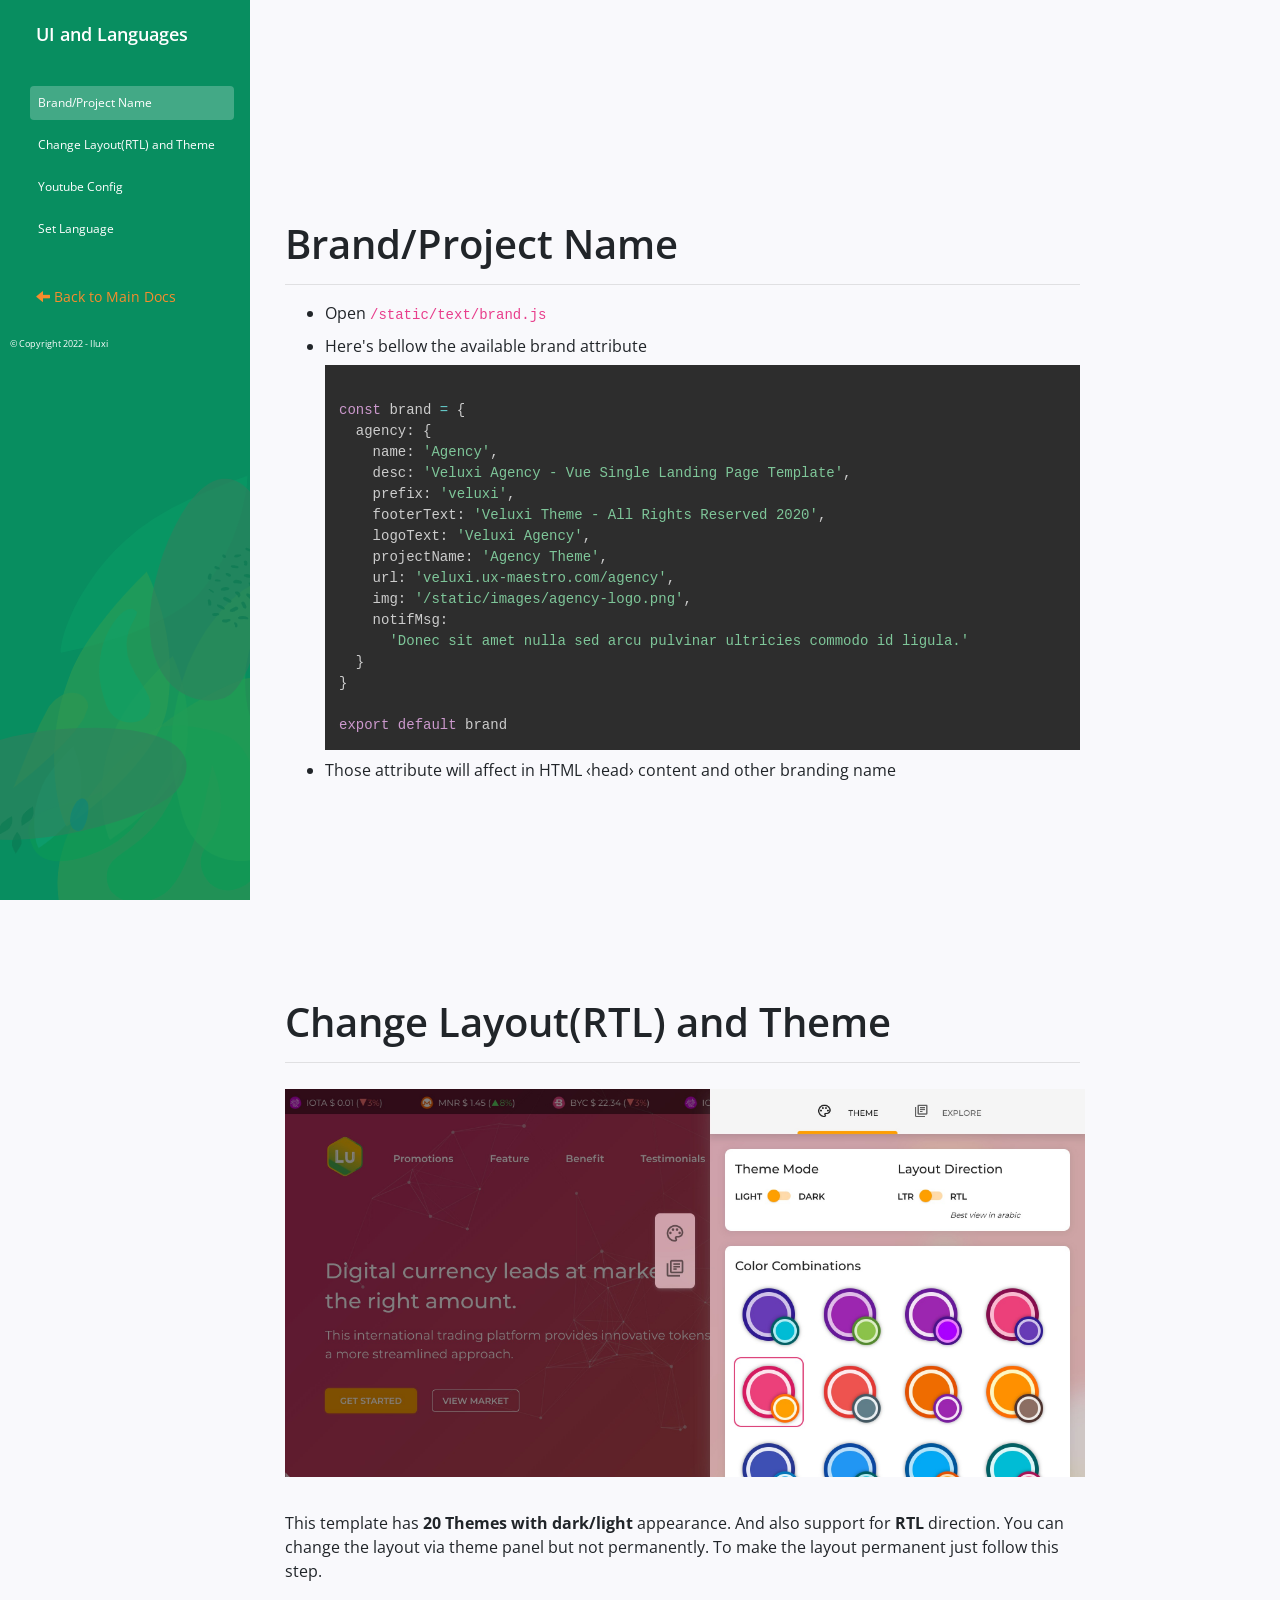
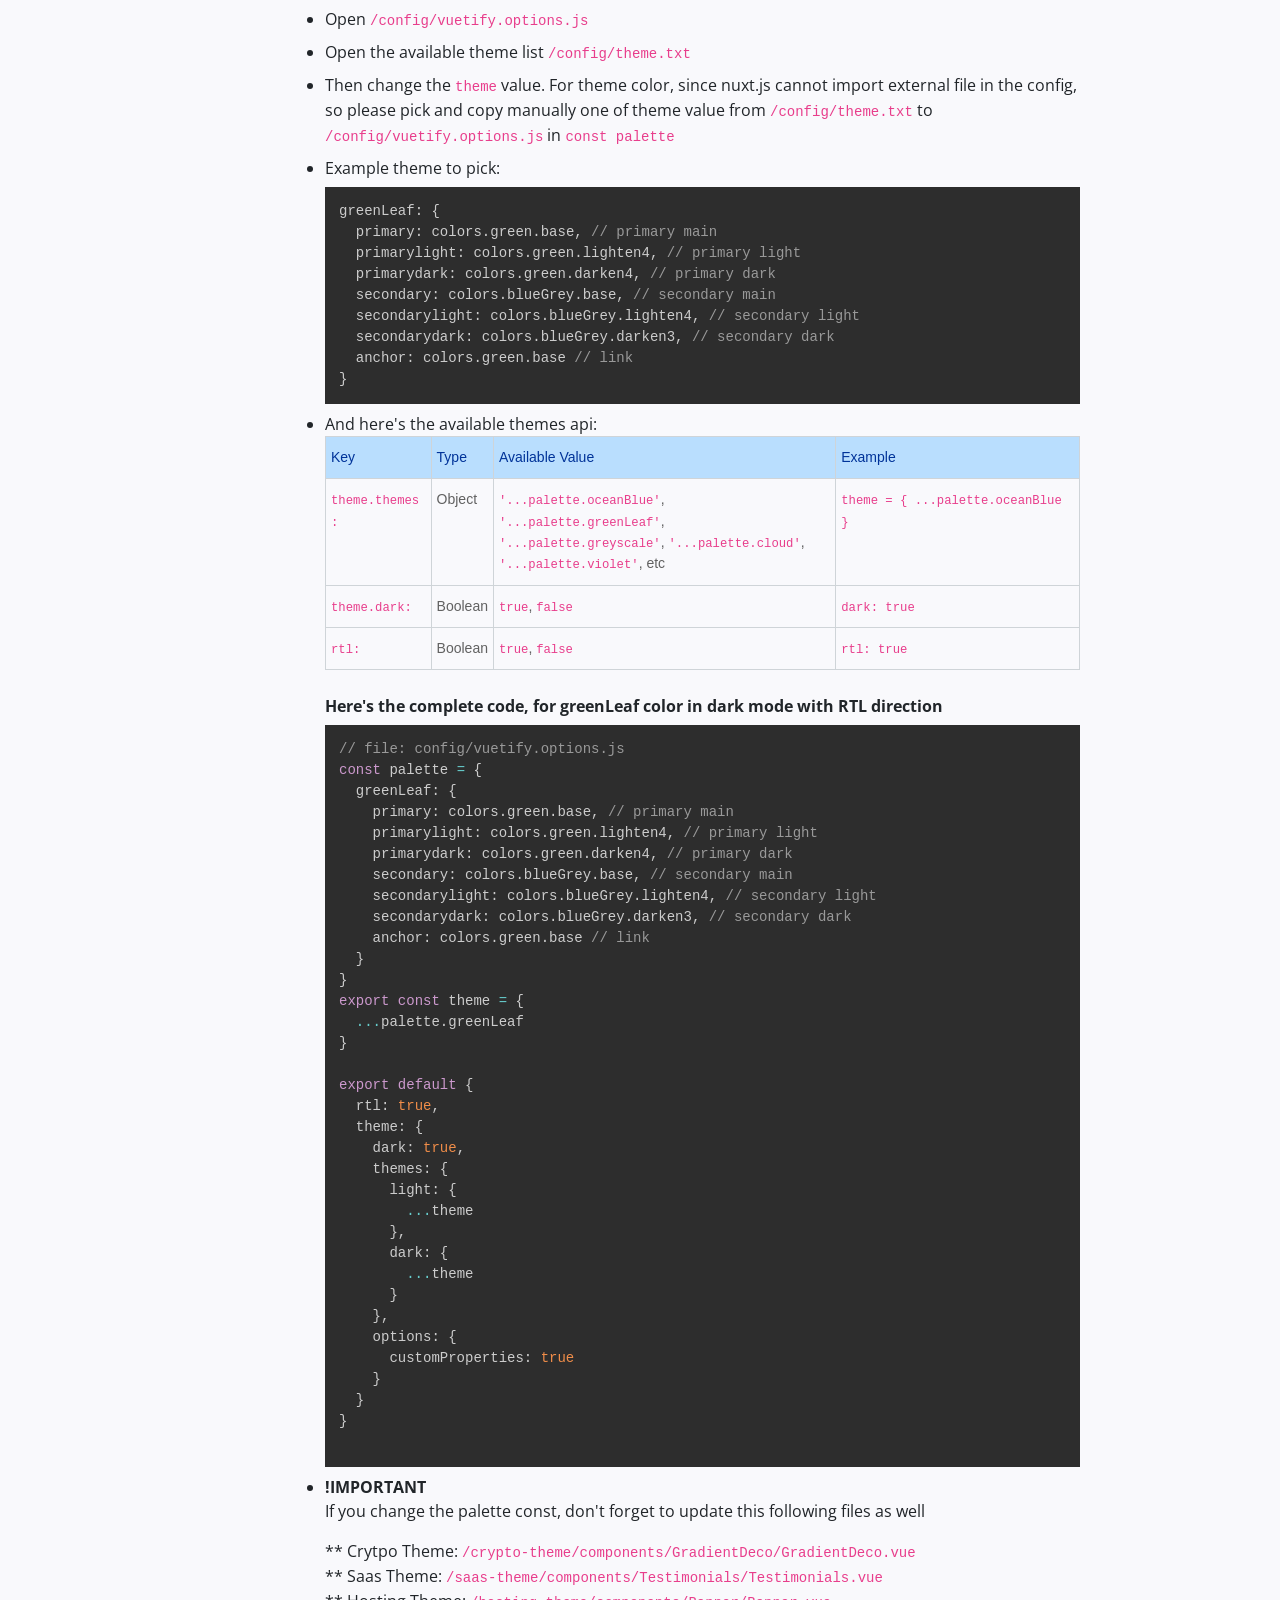
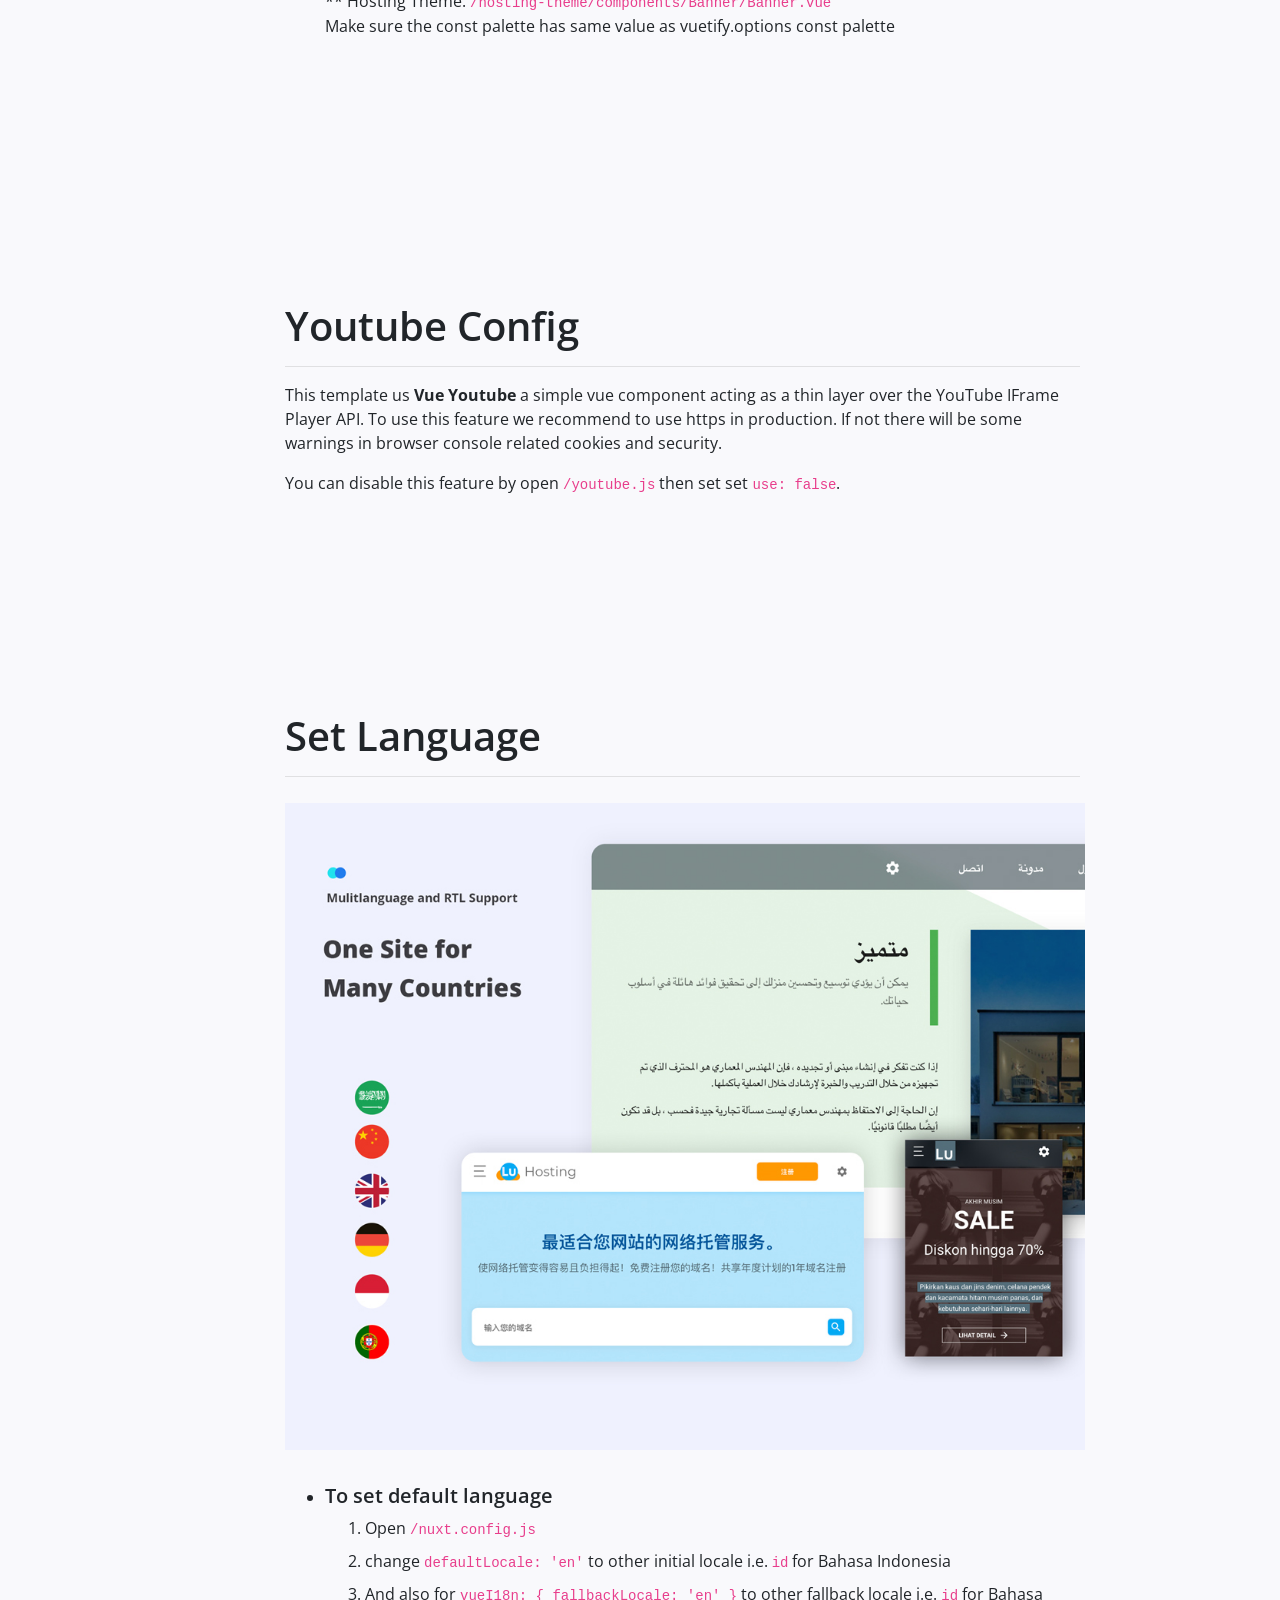
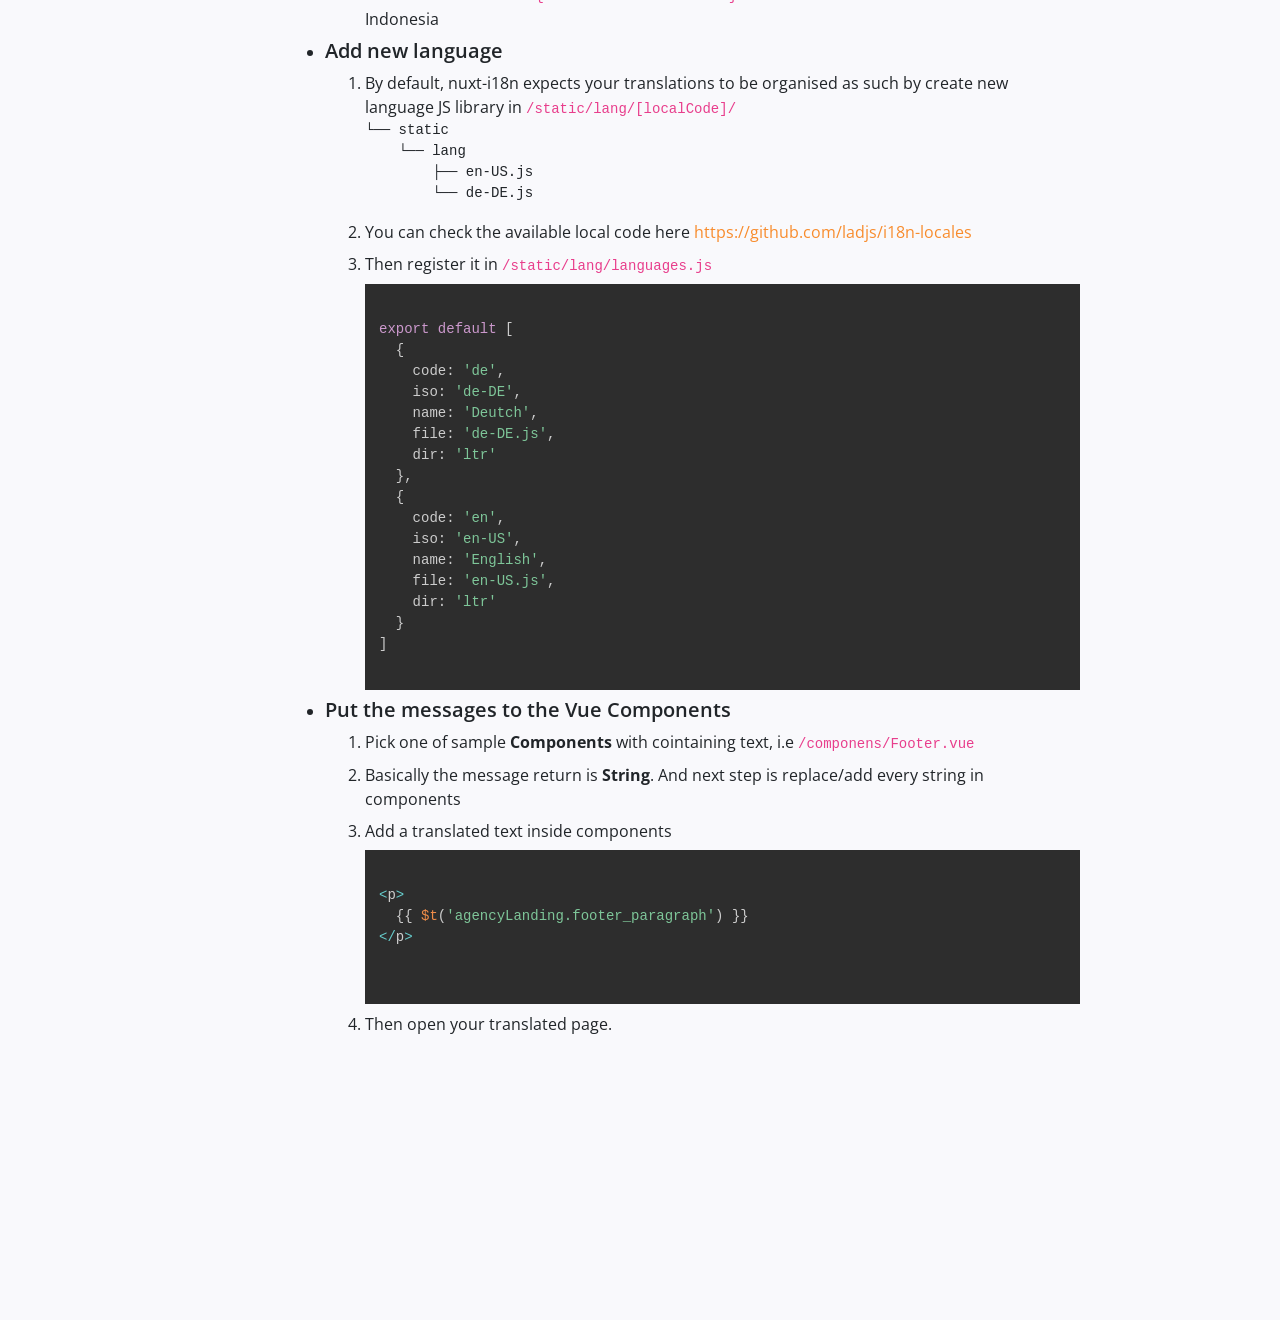
<file: vue-doc/code_flow/ui_lang.html>
<!DOCTYPE html>
<html lang="en">

<head>

    <meta charset="utf-8">
    <meta http-equiv="X-UA-Compatible" content="IE=edge">
    <meta name="viewport" content="width=device-width, shrink-to-fit=no, initial-scale=1">
    <meta name="description" content="">
    <meta name="author" content="">
    <link rel="shortcut icon" href="./favicon.ico" type="image/x-icon">
    <link rel="icon" href="../favicon.ico" type="image/x-icon">
    <title>Iluxi - Documentation</title>

    <link href="https://fonts.googleapis.com/css?family=Open+Sans:400,600,700" rel="stylesheet">

    <!-- Bootstrap Core CSS -->
    <link href="../css/bootstrap.css" rel="stylesheet">
    
    <!-- Syntax Hightlighter CSS -->
    <link href="../css/prism.css" rel="stylesheet">
  
    <!-- Custom CSS -->
    <link href="../css/style.css" rel="stylesheet">

    <!-- HTML5 Shim and Respond.js IE8 support of HTML5 elements and media queries -->
    <!-- WARNING: Respond.js doesn't work if you view the page via file:// -->
    <!--[if lt IE 9]>
        <script src="https://oss.maxcdn.com/libs/html5shiv/3.7.0/html5shiv.js"></script>
        <script src="https://oss.maxcdn.com/libs/respond.js/1.4.2/respond.min.js"></script>
    <![endif]-->

</head>

<body>
    <div id="wrapper" class="toggled">
        <!-- Sidebar -->
        <div id="sidebar-wrapper">
            <br />
            <ul class="sidebar-nav">
                <li class="sidebar-brand">
                    <h4>UI and Languages</h4>
                </li>
                <li>
                    <a href="#brand" class="cur">Brand/Project Name</a>
                </li>
                <li>
                    <a href="#theme">Change Layout(RTL) and Theme</a>
                </li>
                <li>
                    <a href="#youtube" class="cur">Youtube Config</a>
                </li>
                <li>
                    <a href="#lang">Set Language</a>
                </li>
            </ul>
            <a class="back" href="../index.html"><i class="glyphicon glyphicon-arrow-left"></i> Back to Main Docs</a>
            <span class="copy">&copy; Copyright 2022 - Iluxi</span>
        </div>
        <!-- /#sidebar-wrapper -->

        <!-- main content -->
        <div id="page-content-wrapper">
          <div class="container-fluid">
            <!-- BRANDING -->
            <section class="row" id="brand">
                <br /><br />
                <div class="col-lg-10">
                    <h1>Brand/Project Name</h1>
                    <hr />
                    <ul>
                      <li>Open <code>/static/text/brand.js</code></li>
                      <li>
                        Here's bellow the available brand attribute
                        <pre><code class="language-js">
const brand = {
  agency: {
    name: 'Agency',
    desc: 'Veluxi Agency - Vue Single Landing Page Template',
    prefix: 'veluxi',
    footerText: 'Veluxi Theme - All Rights Reserved 2020',
    logoText: 'Veluxi Agency',
    projectName: 'Agency Theme',
    url: 'veluxi.ux-maestro.com/agency',
    img: '/static/images/agency-logo.png',
    notifMsg:
      'Donec sit amet nulla sed arcu pulvinar ultricies commodo id ligula.'
  }
}

export default brand
</code></pre>
                      </li>
                      <li>
                        Those attribute will affect in HTML &lsaquo;head&rsaquo; content and other branding name
                      </li>
                    </ul>
                </div>
            </section>
            <!-- END -->

            <!-- THEME -->
            <section class="row" id="theme">
              <div class="col-lg-10">
                <h1>Change Layout(RTL) and Theme</h1>
                <hr />
                  <img src="../images/guide_theme.jpg" width="800" alt="theme" />
                    <br /><br />
                    This template has <strong>20 Themes with dark/light</strong> appearance.
                    And also support for <strong>RTL</strong> direction.
                    You can change the layout via theme panel but not permanently. To make the layout permanent just follow this step. <br /> <br />
                    <ul>
                      <li>Open <code>/config/vuetify.options.js</code></li>
                      <li>Open the available theme list <code>/config/theme.txt</code></li>
                      <li>
                        Then change the <code>theme</code> value.
                        For theme color, since nuxt.js cannot import external file in the config,
                        so please pick and copy manually one of theme value from <code>/config/theme.txt</code> to <code>/config/vuetify.options.js</code> in <code>const palette</code>
                      </li>
                      <li>Example theme to pick:
                        <pre><code class="language-js">greenLeaf: {
  primary: colors.green.base, // primary main
  primarylight: colors.green.lighten4, // primary light
  primarydark: colors.green.darken4, // primary dark
  secondary: colors.blueGrey.base, // secondary main
  secondarylight: colors.blueGrey.lighten4, // secondary light
  secondarydark: colors.blueGrey.darken3, // secondary dark
  anchor: colors.green.base // link
}</code></pre>
                      </li>
                      <li>
                        And here's the available themes api:
                        <table class="tg">
                          <tbody>
                            <tr>
                              <th class="tg-yw4l">Key</th>
                              <th class="tg-yw4l">Type</th>
                              <th class="tg-yw4l">Available Value</th>
                              <th class="tg-yw4l">Example</th>
                            </tr>
                            <tr>
                              <td class="tg-yw4l"><code>theme.themes:</code></td>
                              <td valign="top">Object</td>
                              <td>
                                <code>'...palette.oceanBlue'</code>,
                                <code>'...palette.greenLeaf'</code>,  <br />
                                <code>'...palette.greyscale'</code>,
                                <code>'...palette.cloud'</code>,  <br />
                                <code>'...palette.violet'</code>,
                                etc
                              </td>
                              <td valign="top"><code>theme = { ...palette.oceanBlue }</code></td>
                            </tr>
                            <tr>
                              <td class="tg-yw4l"><code>theme.dark:</code></td>
                              <td valign="top">Boolean</td>
                              <td>
                                <code>true</code>,
                                <code>false</code>
                              </td>
                              <td valign="top"><code>dark: true</code></td>
                            </tr>
                            <tr>
                              <td class="tg-yw4l"><code>rtl:</code></td>
                              <td valign="top">Boolean</td>
                              <td>
                                <code>true</code>,
                                <code>false</code>
                              </td>
                              <td valign="top"><code>rtl: true</code></td>
                            </tr>
                          </tbody>
                        </table>
                        <br />
                        <strong>Here's the complete code, for greenLeaf color in dark mode with RTL direction</strong>
                         <pre><code class="language-js">// file: config/vuetify.options.js
const palette = {                        
  greenLeaf: {
    primary: colors.green.base, // primary main
    primarylight: colors.green.lighten4, // primary light
    primarydark: colors.green.darken4, // primary dark
    secondary: colors.blueGrey.base, // secondary main
    secondarylight: colors.blueGrey.lighten4, // secondary light
    secondarydark: colors.blueGrey.darken3, // secondary dark
    anchor: colors.green.base // link
  }
}
export const theme = {
  ...palette.greenLeaf
}

export default {
  rtl: true,
  theme: {
    dark: true,
    themes: {
      light: {
        ...theme
      },
      dark: {
        ...theme
      }
    },
    options: {
      customProperties: true
    }
  }
}
    </code></pre>
                      </li>
                      <li>
                        <strong>!IMPORTANT</strong><br />
                        <p>If you change the palette const, don't forget to update this following files as well </p>
** Crytpo Theme: <code>/crypto-theme/components/GradientDeco/GradientDeco.vue</code><br />
** Saas Theme: <code>/saas-theme/components/Testimonials/Testimonials.vue</code><br />
** Hosting Theme: <code>/hosting-theme/components/Banner/Banner.vue</code><br />
<p>Make sure the const palette has same value as vuetify.options const palette</p>

                      </li>
                    </ul>
                  <br /><br />
              </div>
            </section>
            
            
            
            <!-- Youtube -->
            <section class="row" id="youtube">
              <div class="col-lg-10">
                <h1>Youtube Config</h1>
                <hr />
                <p>
                  This template us <strong>Vue Youtube</strong> a simple vue component acting as a thin layer over the YouTube IFrame Player API.
                  To use this feature we recommend to use https in production. If not there will be some warnings in browser console related cookies and security.
                </p>
                <p>
                  You can disable this feature by open <code>/youtube.js</code> then set set <code>use: false</code>.
                </p>
              </div>
            </section>
            
            <!-- End -->
            
            
            
            <!-- NAVIGATION -->
            <section class="row" id="lang">
                <br /><br />
                <div class="col-lg-10">
                    <h1>Set Language</h1>
                    <hr />
                    <img src="../images/lang.png" alt="lang" />
                    <br /><br />
                    <ul>
                      <li>
                        <h5>
                          To set default language
                        </h5>
                        <ol>
                          <li>Open <code>/nuxt.config.js</code></li>
                          <li>change <code>defaultLocale: 'en'</code> to other initial locale i.e. <code>id</code> for Bahasa Indonesia</li>
                          <li>And also for <code>vueI18n: { fallbackLocale: 'en' }</code> to other fallback locale i.e. <code>id</code> for Bahasa Indonesia</li>
                        </ol>
                      </li>
                      <li>
                        <h5>
                          Add new language
                        </h5>
                        <ol>
                          <li>
                            By default, nuxt-i18n expects your translations to be organised as such by create new language JS library in <code>/static/lang/[localCode]/</code>
                            <pre>
└── static
    └── lang
        ├── en-US.js
        └── de-DE.js</pre>
                          </li>
                          <li>You can check the available local code here <a href="https://github.com/ladjs/i18n-locales" target="_blank">https://github.com/ladjs/i18n-locales</a></li>
                          <li>
                            Then register it in <code>/static/lang/languages.js</code>
                            <pre><code class="language-js">
export default [
  {
    code: 'de',
    iso: 'de-DE',
    name: 'Deutch',
    file: 'de-DE.js',
    dir: 'ltr'
  },
  {
    code: 'en',
    iso: 'en-US',
    name: 'English',
    file: 'en-US.js',
    dir: 'ltr'
  }
]
    </code></pre>
                          </li>
                        </ol>
                      </li>
                      <li>
                            <h5>
                              Put the messages to the Vue Components
                            </h5>
                            <ol>
                              <li>Pick one of sample <strong>Components</strong> with cointaining text, i.e <code>/componens/Footer.vue</code></li>
                              <li>Basically the message return is <strong>String</strong>. And next step is replace/add every string in components</li>
                              <li>
                                Add a translated text inside components <br />
                                <pre>
                                  <code class="language-js">
&lt;p&gt;
  {{ $t('agencyLanding.footer_paragraph') }}
&lt;/p&gt;
                                  </code>
                                </pre>
                              </li>
                              <li>
                                Then open your translated page.
                              </li>
                            </ol>
                          </li>
                    </ul>
                </div>
            </section>
          </div>
        </div>
        <!-- END -->
      
      <br /><br />
            <!-- END -->

    </div>
    <!-- /#wrapper -->

    <!-- jQuery -->
    <script src="../js/jquery.js"></script>
  
    <!-- Syntax Highligher -->
    <script src="../js/prism.js"></script>

    <!-- Bootstrap Core JavaScript -->
    <script src="../js/bootstrap.bundle.js"></script>

    <!-- Jquery scrollTo -->
    <script src="../js/jquery.nav.js"></script>

    <!-- Menu Toggle Script -->
    <script>
        $(document).ready(function() {
        	$('#sidebar-wrapper .sidebar-nav').onePageNav();
        });
    </script>

</body>

</html>
</file>
<file: html-doc/css/prism.css>
/* PrismJS 1.15.0
https://prismjs.com/download.html#themes=prism-tomorrow&languages=markup+css+clike+javascript&plugins=line-numbers */
/**
 * prism.js tomorrow night eighties for JavaScript, CoffeeScript, CSS and HTML
 * Based on https://github.com/chriskempson/tomorrow-theme
 * @author Rose Pritchard
 */

code[class*="language-"],
pre[class*="language-"] {
	color: #ccc;
	background: none;
	font-family: Consolas, Monaco, 'Andale Mono', 'Ubuntu Mono', monospace;
	text-align: left;
	white-space: pre;
	word-spacing: normal;
	word-break: normal;
	word-wrap: normal;
	line-height: 1.5;

	-moz-tab-size: 4;
	-o-tab-size: 4;
	tab-size: 4;

	-webkit-hyphens: none;
	-moz-hyphens: none;
	-ms-hyphens: none;
	hyphens: none;

}

/* Code blocks */
pre[class*="language-"] {
	padding: 1em;
	margin: .5em 0;
	overflow: auto;
}

:not(pre) > code[class*="language-"],
pre[class*="language-"] {
	background: #2d2d2d;
}

/* Inline code */
:not(pre) > code[class*="language-"] {
	padding: .1em;
	border-radius: .3em;
	white-space: normal;
}

.token.comment,
.token.block-comment,
.token.prolog,
.token.doctype,
.token.cdata {
	color: #999;
}

.token.punctuation {
	color: #ccc;
}

.token.tag,
.token.attr-name,
.token.namespace,
.token.deleted {
	color: #e2777a;
}

.token.function-name {
	color: #6196cc;
}

.token.boolean,
.token.number,
.token.function {
	color: #f08d49;
}

.token.property,
.token.class-name,
.token.constant,
.token.symbol {
	color: #f8c555;
}

.token.selector,
.token.important,
.token.atrule,
.token.keyword,
.token.builtin {
	color: #cc99cd;
}

.token.string,
.token.char,
.token.attr-value,
.token.regex,
.token.variable {
	color: #7ec699;
}

.token.operator,
.token.entity,
.token.url {
	color: #67cdcc;
}

.token.important,
.token.bold {
	font-weight: bold;
}
.token.italic {
	font-style: italic;
}

.token.entity {
	cursor: help;
}

.token.inserted {
	color: green;
}

pre[class*="language-"].line-numbers {
	position: relative;
	padding-left: 3.8em;
	counter-reset: linenumber;
}

pre[class*="language-"].line-numbers > code {
	position: relative;
	white-space: inherit;
}

.line-numbers .line-numbers-rows {
	position: absolute;
	pointer-events: none;
	top: 0;
	font-size: 100%;
	left: -3.8em;
	width: 3em; /* works for line-numbers below 1000 lines */
	letter-spacing: -1px;
	border-right: 1px solid #999;

	-webkit-user-select: none;
	-moz-user-select: none;
	-ms-user-select: none;
	user-select: none;

}

	.line-numbers-rows > span {
		pointer-events: none;
		display: block;
		counter-increment: linenumber;
	}

		.line-numbers-rows > span:before {
			content: counter(linenumber);
			color: #999;
			display: block;
			padding-right: 0.8em;
			text-align: right;
		}
</file>
<file: react-doc/css/prism.css>
/* PrismJS 1.15.0
https://prismjs.com/download.html#themes=prism-tomorrow&languages=markup+css+clike+javascript&plugins=line-numbers */
/**
 * prism.js tomorrow night eighties for JavaScript, CoffeeScript, CSS and HTML
 * Based on https://github.com/chriskempson/tomorrow-theme
 * @author Rose Pritchard
 */

code[class*="language-"],
pre[class*="language-"] {
	color: #ccc;
	background: none;
	font-family: Consolas, Monaco, 'Andale Mono', 'Ubuntu Mono', monospace;
	text-align: left;
	white-space: pre;
	word-spacing: normal;
	word-break: normal;
	word-wrap: normal;
	line-height: 1.5;

	-moz-tab-size: 4;
	-o-tab-size: 4;
	tab-size: 4;

	-webkit-hyphens: none;
	-moz-hyphens: none;
	-ms-hyphens: none;
	hyphens: none;

}

/* Code blocks */
pre[class*="language-"] {
	padding: 1em;
	margin: .5em 0;
	overflow: auto;
}

:not(pre) > code[class*="language-"],
pre[class*="language-"] {
	background: #2d2d2d;
}

/* Inline code */
:not(pre) > code[class*="language-"] {
	padding: .1em;
	border-radius: .3em;
	white-space: normal;
}

.token.comment,
.token.block-comment,
.token.prolog,
.token.doctype,
.token.cdata {
	color: #999;
}

.token.punctuation {
	color: #ccc;
}

.token.tag,
.token.attr-name,
.token.namespace,
.token.deleted {
	color: #e2777a;
}

.token.function-name {
	color: #6196cc;
}

.token.boolean,
.token.number,
.token.function {
	color: #f08d49;
}

.token.property,
.token.class-name,
.token.constant,
.token.symbol {
	color: #f8c555;
}

.token.selector,
.token.important,
.token.atrule,
.token.keyword,
.token.builtin {
	color: #cc99cd;
}

.token.string,
.token.char,
.token.attr-value,
.token.regex,
.token.variable {
	color: #7ec699;
}

.token.operator,
.token.entity,
.token.url {
	color: #67cdcc;
}

.token.important,
.token.bold {
	font-weight: bold;
}
.token.italic {
	font-style: italic;
}

.token.entity {
	cursor: help;
}

.token.inserted {
	color: green;
}

pre[class*="language-"].line-numbers {
	position: relative;
	padding-left: 3.8em;
	counter-reset: linenumber;
}

pre[class*="language-"].line-numbers > code {
	position: relative;
	white-space: inherit;
}

.line-numbers .line-numbers-rows {
	position: absolute;
	pointer-events: none;
	top: 0;
	font-size: 100%;
	left: -3.8em;
	width: 3em; /* works for line-numbers below 1000 lines */
	letter-spacing: -1px;
	border-right: 1px solid #999;

	-webkit-user-select: none;
	-moz-user-select: none;
	-ms-user-select: none;
	user-select: none;

}

	.line-numbers-rows > span {
		pointer-events: none;
		display: block;
		counter-increment: linenumber;
	}

		.line-numbers-rows > span:before {
			content: counter(linenumber);
			color: #999;
			display: block;
			padding-right: 0.8em;
			text-align: right;
		}
</file>
<file: vue-doc/css/prism.css>
/* PrismJS 1.15.0
https://prismjs.com/download.html#themes=prism-tomorrow&languages=markup+css+clike+javascript&plugins=line-numbers */
/**
 * prism.js tomorrow night eighties for JavaScript, CoffeeScript, CSS and HTML
 * Based on https://github.com/chriskempson/tomorrow-theme
 * @author Rose Pritchard
 */

code[class*="language-"],
pre[class*="language-"] {
	color: #ccc;
	background: none;
	font-family: Consolas, Monaco, 'Andale Mono', 'Ubuntu Mono', monospace;
	text-align: left;
	white-space: pre;
	word-spacing: normal;
	word-break: normal;
	word-wrap: normal;
	line-height: 1.5;

	-moz-tab-size: 4;
	-o-tab-size: 4;
	tab-size: 4;

	-webkit-hyphens: none;
	-moz-hyphens: none;
	-ms-hyphens: none;
	hyphens: none;

}

/* Code blocks */
pre[class*="language-"] {
	padding: 1em;
	margin: .5em 0;
	overflow: auto;
}

:not(pre) > code[class*="language-"],
pre[class*="language-"] {
	background: #2d2d2d;
}

/* Inline code */
:not(pre) > code[class*="language-"] {
	padding: .1em;
	border-radius: .3em;
	white-space: normal;
}

.token.comment,
.token.block-comment,
.token.prolog,
.token.doctype,
.token.cdata {
	color: #999;
}

.token.punctuation {
	color: #ccc;
}

.token.tag,
.token.attr-name,
.token.namespace,
.token.deleted {
	color: #e2777a;
}

.token.function-name {
	color: #6196cc;
}

.token.boolean,
.token.number,
.token.function {
	color: #f08d49;
}

.token.property,
.token.class-name,
.token.constant,
.token.symbol {
	color: #f8c555;
}

.token.selector,
.token.important,
.token.atrule,
.token.keyword,
.token.builtin {
	color: #cc99cd;
}

.token.string,
.token.char,
.token.attr-value,
.token.regex,
.token.variable {
	color: #7ec699;
}

.token.operator,
.token.entity,
.token.url {
	color: #67cdcc;
}

.token.important,
.token.bold {
	font-weight: bold;
}
.token.italic {
	font-style: italic;
}

.token.entity {
	cursor: help;
}

.token.inserted {
	color: green;
}

pre[class*="language-"].line-numbers {
	position: relative;
	padding-left: 3.8em;
	counter-reset: linenumber;
}

pre[class*="language-"].line-numbers > code {
	position: relative;
	white-space: inherit;
}

.line-numbers .line-numbers-rows {
	position: absolute;
	pointer-events: none;
	top: 0;
	font-size: 100%;
	left: -3.8em;
	width: 3em; /* works for line-numbers below 1000 lines */
	letter-spacing: -1px;
	border-right: 1px solid #999;

	-webkit-user-select: none;
	-moz-user-select: none;
	-ms-user-select: none;
	user-select: none;

}

	.line-numbers-rows > span {
		pointer-events: none;
		display: block;
		counter-increment: linenumber;
	}

		.line-numbers-rows > span:before {
			content: counter(linenumber);
			color: #999;
			display: block;
			padding-right: 0.8em;
			text-align: right;
		}
</file>
<file: html-doc/css/style.css>
/*!
 * Start Bootstrap - Simple Sidebar (http://startbootstrap.com/)
 * Copyright 2013-2016 Start Bootstrap
 * Licensed under MIT (https://github.com/BlackrockDigital/startbootstrap/blob/gh-pages/LICENSE)
 */

 body {
    overflow-x: hidden;
    font-family: 'Open Sans', sans-serif;
    font-weight: 400;
    background: rgb(249, 249, 252);
 }

 .h1, .h2, .h3, .h4, .h5, .h6, h1, h2, h3, h4, h5, h6{
     font-family: 'Open Sans', sans-serif;
     font-weight: 600;
 }

a{
    color: #31a6ec;
}
a:hover{
    color: #2091d4;
}
/* Toggle Styles */

@font-face {
  font-family: 'Glyphicons Halflings';
  src: url(../fonts/glyphicons-halflings-regular.eot);
  src: url(../fonts/glyphicons-halflings-regular.eot?#iefix) format('embedded-opentype'), url(../fonts/glyphicons-halflings-regular.woff2) format('woff2'), url(../fonts/glyphicons-halflings-regular.woff) format('woff'), url(../fonts/glyphicons-halflings-regular.ttf) format('truetype'), url(../fonts/glyphicons-halflings-regular.svg#glyphicons_halflingsregular) format('svg')
}

.glyphicon {
  position: relative;
  top: 1px;
  display: inline-block;
  font-family: 'Glyphicons Halflings';
  font-style: normal;
  font-weight: 400;
  line-height: 1;
  -webkit-font-smoothing: antialiased;
  -moz-osx-font-smoothing: grayscale
}

.glyphicon-asterisk:before {
  content: "\002a"
}

.glyphicon-plus:before {
  content: "\002b"
}

.glyphicon-eur:before,
.glyphicon-euro:before {
  content: "\20ac"
}

.glyphicon-minus:before {
  content: "\2212"
}

.glyphicon-cloud:before {
  content: "\2601"
}

.glyphicon-envelope:before {
  content: "\2709"
}

.glyphicon-pencil:before {
  content: "\270f"
}

.glyphicon-glass:before {
  content: "\e001"
}

.glyphicon-music:before {
  content: "\e002"
}

.glyphicon-search:before {
  content: "\e003"
}

.glyphicon-heart:before {
  content: "\e005"
}

.glyphicon-star:before {
  content: "\e006"
}

.glyphicon-star-empty:before {
  content: "\e007"
}

.glyphicon-user:before {
  content: "\e008"
}

.glyphicon-film:before {
  content: "\e009"
}

.glyphicon-th-large:before {
  content: "\e010"
}

.glyphicon-th:before {
  content: "\e011"
}

.glyphicon-th-list:before {
  content: "\e012"
}

.glyphicon-ok:before {
  content: "\e013"
}

.glyphicon-remove:before {
  content: "\e014"
}

.glyphicon-zoom-in:before {
  content: "\e015"
}

.glyphicon-zoom-out:before {
  content: "\e016"
}

.glyphicon-off:before {
  content: "\e017"
}

.glyphicon-signal:before {
  content: "\e018"
}

.glyphicon-cog:before {
  content: "\e019"
}

.glyphicon-trash:before {
  content: "\e020"
}

.glyphicon-home:before {
  content: "\e021"
}

.glyphicon-file:before {
  content: "\e022"
}

.glyphicon-time:before {
  content: "\e023"
}

.glyphicon-road:before {
  content: "\e024"
}

.glyphicon-download-alt:before {
  content: "\e025"
}

.glyphicon-download:before {
  content: "\e026"
}

.glyphicon-upload:before {
  content: "\e027"
}

.glyphicon-inbox:before {
  content: "\e028"
}

.glyphicon-play-circle:before {
  content: "\e029"
}

.glyphicon-repeat:before {
  content: "\e030"
}

.glyphicon-refresh:before {
  content: "\e031"
}

.glyphicon-list-alt:before {
  content: "\e032"
}

.glyphicon-lock:before {
  content: "\e033"
}

.glyphicon-flag:before {
  content: "\e034"
}

.glyphicon-headphones:before {
  content: "\e035"
}

.glyphicon-volume-off:before {
  content: "\e036"
}

.glyphicon-volume-down:before {
  content: "\e037"
}

.glyphicon-volume-up:before {
  content: "\e038"
}

.glyphicon-qrcode:before {
  content: "\e039"
}

.glyphicon-barcode:before {
  content: "\e040"
}

.glyphicon-tag:before {
  content: "\e041"
}

.glyphicon-tags:before {
  content: "\e042"
}

.glyphicon-book:before {
  content: "\e043"
}

.glyphicon-bookmark:before {
  content: "\e044"
}

.glyphicon-print:before {
  content: "\e045"
}

.glyphicon-camera:before {
  content: "\e046"
}

.glyphicon-font:before {
  content: "\e047"
}

.glyphicon-bold:before {
  content: "\e048"
}

.glyphicon-italic:before {
  content: "\e049"
}

.glyphicon-text-height:before {
  content: "\e050"
}

.glyphicon-text-width:before {
  content: "\e051"
}

.glyphicon-align-left:before {
  content: "\e052"
}

.glyphicon-align-center:before {
  content: "\e053"
}

.glyphicon-align-right:before {
  content: "\e054"
}

.glyphicon-align-justify:before {
  content: "\e055"
}

.glyphicon-list:before {
  content: "\e056"
}

.glyphicon-indent-left:before {
  content: "\e057"
}

.glyphicon-indent-right:before {
  content: "\e058"
}

.glyphicon-facetime-video:before {
  content: "\e059"
}

.glyphicon-picture:before {
  content: "\e060"
}

.glyphicon-map-marker:before {
  content: "\e062"
}

.glyphicon-adjust:before {
  content: "\e063"
}

.glyphicon-tint:before {
  content: "\e064"
}

.glyphicon-edit:before {
  content: "\e065"
}

.glyphicon-share:before {
  content: "\e066"
}

.glyphicon-check:before {
  content: "\e067"
}

.glyphicon-move:before {
  content: "\e068"
}

.glyphicon-step-backward:before {
  content: "\e069"
}

.glyphicon-fast-backward:before {
  content: "\e070"
}

.glyphicon-backward:before {
  content: "\e071"
}

.glyphicon-play:before {
  content: "\e072"
}

.glyphicon-pause:before {
  content: "\e073"
}

.glyphicon-stop:before {
  content: "\e074"
}

.glyphicon-forward:before {
  content: "\e075"
}

.glyphicon-fast-forward:before {
  content: "\e076"
}

.glyphicon-step-forward:before {
  content: "\e077"
}

.glyphicon-eject:before {
  content: "\e078"
}

.glyphicon-chevron-left:before {
  content: "\e079"
}

.glyphicon-chevron-right:before {
  content: "\e080"
}

.glyphicon-plus-sign:before {
  content: "\e081"
}

.glyphicon-minus-sign:before {
  content: "\e082"
}

.glyphicon-remove-sign:before {
  content: "\e083"
}

.glyphicon-ok-sign:before {
  content: "\e084"
}

.glyphicon-question-sign:before {
  content: "\e085"
}

.glyphicon-info-sign:before {
  content: "\e086"
}

.glyphicon-screenshot:before {
  content: "\e087"
}

.glyphicon-remove-circle:before {
  content: "\e088"
}

.glyphicon-ok-circle:before {
  content: "\e089"
}

.glyphicon-ban-circle:before {
  content: "\e090"
}

.glyphicon-arrow-left:before {
  content: "\e091"
}

.glyphicon-arrow-right:before {
  content: "\e092"
}

.glyphicon-arrow-up:before {
  content: "\e093"
}

.glyphicon-arrow-down:before {
  content: "\e094"
}

.glyphicon-share-alt:before {
  content: "\e095"
}

.glyphicon-resize-full:before {
  content: "\e096"
}

.glyphicon-resize-small:before {
  content: "\e097"
}

.glyphicon-exclamation-sign:before {
  content: "\e101"
}

.glyphicon-gift:before {
  content: "\e102"
}

.glyphicon-leaf:before {
  content: "\e103"
}

.glyphicon-fire:before {
  content: "\e104"
}

.glyphicon-eye-open:before {
  content: "\e105"
}

.glyphicon-eye-close:before {
  content: "\e106"
}

.glyphicon-warning-sign:before {
  content: "\e107"
}

.glyphicon-plane:before {
  content: "\e108"
}

.glyphicon-calendar:before {
  content: "\e109"
}

.glyphicon-random:before {
  content: "\e110"
}

.glyphicon-comment:before {
  content: "\e111"
}

.glyphicon-magnet:before {
  content: "\e112"
}

.glyphicon-chevron-up:before {
  content: "\e113"
}

.glyphicon-chevron-down:before {
  content: "\e114"
}

.glyphicon-retweet:before {
  content: "\e115"
}

.glyphicon-shopping-cart:before {
  content: "\e116"
}

.glyphicon-folder-close:before {
  content: "\e117"
}

.glyphicon-folder-open:before {
  content: "\e118"
}

.glyphicon-resize-vertical:before {
  content: "\e119"
}

.glyphicon-resize-horizontal:before {
  content: "\e120"
}

.glyphicon-hdd:before {
  content: "\e121"
}

.glyphicon-bullhorn:before {
  content: "\e122"
}

.glyphicon-bell:before {
  content: "\e123"
}

.glyphicon-certificate:before {
  content: "\e124"
}

.glyphicon-thumbs-up:before {
  content: "\e125"
}

.glyphicon-thumbs-down:before {
  content: "\e126"
}

.glyphicon-hand-right:before {
  content: "\e127"
}

.glyphicon-hand-left:before {
  content: "\e128"
}

.glyphicon-hand-up:before {
  content: "\e129"
}

.glyphicon-hand-down:before {
  content: "\e130"
}

.glyphicon-circle-arrow-right:before {
  content: "\e131"
}

.glyphicon-circle-arrow-left:before {
  content: "\e132"
}

.glyphicon-circle-arrow-up:before {
  content: "\e133"
}

.glyphicon-circle-arrow-down:before {
  content: "\e134"
}

.glyphicon-globe:before {
  content: "\e135"
}

.glyphicon-wrench:before {
  content: "\e136"
}

.glyphicon-tasks:before {
  content: "\e137"
}

.glyphicon-filter:before {
  content: "\e138"
}

.glyphicon-briefcase:before {
  content: "\e139"
}

.glyphicon-fullscreen:before {
  content: "\e140"
}

.glyphicon-dashboard:before {
  content: "\e141"
}

.glyphicon-paperclip:before {
  content: "\e142"
}

.glyphicon-heart-empty:before {
  content: "\e143"
}

.glyphicon-link:before {
  content: "\e144"
}

.glyphicon-phone:before {
  content: "\e145"
}

.glyphicon-pushpin:before {
  content: "\e146"
}

.glyphicon-usd:before {
  content: "\e148"
}

.glyphicon-gbp:before {
  content: "\e149"
}

.glyphicon-sort:before {
  content: "\e150"
}

.glyphicon-sort-by-alphabet:before {
  content: "\e151"
}

.glyphicon-sort-by-alphabet-alt:before {
  content: "\e152"
}

.glyphicon-sort-by-order:before {
  content: "\e153"
}

.glyphicon-sort-by-order-alt:before {
  content: "\e154"
}

.glyphicon-sort-by-attributes:before {
  content: "\e155"
}

.glyphicon-sort-by-attributes-alt:before {
  content: "\e156"
}

.glyphicon-unchecked:before {
  content: "\e157"
}

.glyphicon-expand:before {
  content: "\e158"
}

.glyphicon-collapse-down:before {
  content: "\e159"
}

.glyphicon-collapse-up:before {
  content: "\e160"
}

.glyphicon-log-in:before {
  content: "\e161"
}

.glyphicon-flash:before {
  content: "\e162"
}

.glyphicon-log-out:before {
  content: "\e163"
}

.glyphicon-new-window:before {
  content: "\e164"
}

.glyphicon-record:before {
  content: "\e165"
}

.glyphicon-save:before {
  content: "\e166"
}

.glyphicon-open:before {
  content: "\e167"
}

.glyphicon-saved:before {
  content: "\e168"
}

.glyphicon-import:before {
  content: "\e169"
}

.glyphicon-export:before {
  content: "\e170"
}

.glyphicon-send:before {
  content: "\e171"
}

.glyphicon-floppy-disk:before {
  content: "\e172"
}

.glyphicon-floppy-saved:before {
  content: "\e173"
}

.glyphicon-floppy-remove:before {
  content: "\e174"
}

.glyphicon-floppy-save:before {
  content: "\e175"
}

.glyphicon-floppy-open:before {
  content: "\e176"
}

.glyphicon-credit-card:before {
  content: "\e177"
}

.glyphicon-transfer:before {
  content: "\e178"
}

.glyphicon-cutlery:before {
  content: "\e179"
}

.glyphicon-header:before {
  content: "\e180"
}

.glyphicon-compressed:before {
  content: "\e181"
}

.glyphicon-earphone:before {
  content: "\e182"
}

.glyphicon-phone-alt:before {
  content: "\e183"
}

.glyphicon-tower:before {
  content: "\e184"
}

.glyphicon-stats:before {
  content: "\e185"
}

.glyphicon-sd-video:before {
  content: "\e186"
}

.glyphicon-hd-video:before {
  content: "\e187"
}

.glyphicon-subtitles:before {
  content: "\e188"
}

.glyphicon-sound-stereo:before {
  content: "\e189"
}

.glyphicon-sound-dolby:before {
  content: "\e190"
}

.glyphicon-sound-5-1:before {
  content: "\e191"
}

.glyphicon-sound-6-1:before {
  content: "\e192"
}

.glyphicon-sound-7-1:before {
  content: "\e193"
}

.glyphicon-copyright-mark:before {
  content: "\e194"
}

.glyphicon-registration-mark:before {
  content: "\e195"
}

.glyphicon-cloud-download:before {
  content: "\e197"
}

.glyphicon-cloud-upload:before {
  content: "\e198"
}

.glyphicon-tree-conifer:before {
  content: "\e199"
}

.glyphicon-tree-deciduous:before {
  content: "\e200"
}

.glyphicon-cd:before {
  content: "\e201"
}

.glyphicon-save-file:before {
  content: "\e202"
}

.glyphicon-open-file:before {
  content: "\e203"
}

.glyphicon-level-up:before {
  content: "\e204"
}

.glyphicon-copy:before {
  content: "\e205"
}

.glyphicon-paste:before {
  content: "\e206"
}

.glyphicon-alert:before {
  content: "\e209"
}

.glyphicon-equalizer:before {
  content: "\e210"
}

.glyphicon-king:before {
  content: "\e211"
}

.glyphicon-queen:before {
  content: "\e212"
}

.glyphicon-pawn:before {
  content: "\e213"
}

.glyphicon-bishop:before {
  content: "\e214"
}

.glyphicon-knight:before {
  content: "\e215"
}

.glyphicon-baby-formula:before {
  content: "\e216"
}

.glyphicon-tent:before {
  content: "\26fa"
}

.glyphicon-blackboard:before {
  content: "\e218"
}

.glyphicon-bed:before {
  content: "\e219"
}

.glyphicon-apple:before {
  content: "\f8ff"
}

.glyphicon-erase:before {
  content: "\e221"
}

.glyphicon-hourglass:before {
  content: "\231b"
}

.glyphicon-lamp:before {
  content: "\e223"
}

.glyphicon-duplicate:before {
  content: "\e224"
}

.glyphicon-piggy-bank:before {
  content: "\e225"
}

.glyphicon-scissors:before {
  content: "\e226"
}

.glyphicon-bitcoin:before {
  content: "\e227"
}

.glyphicon-btc:before {
  content: "\e227"
}

.glyphicon-xbt:before {
  content: "\e227"
}

.glyphicon-yen:before {
  content: "\00a5"
}

.glyphicon-jpy:before {
  content: "\00a5"
}

.glyphicon-ruble:before {
  content: "\20bd"
}

.glyphicon-rub:before {
  content: "\20bd"
}

.glyphicon-scale:before {
  content: "\e230"
}

.glyphicon-ice-lolly:before {
  content: "\e231"
}

.glyphicon-ice-lolly-tasted:before {
  content: "\e232"
}

.glyphicon-education:before {
  content: "\e233"
}

.glyphicon-option-horizontal:before {
  content: "\e234"
}

.glyphicon-option-vertical:before {
  content: "\e235"
}

.glyphicon-menu-hamburger:before {
  content: "\e236"
}

.glyphicon-modal-window:before {
  content: "\e237"
}

.glyphicon-oil:before {
  content: "\e238"
}

.glyphicon-grain:before {
  content: "\e239"
}

.glyphicon-sunglasses:before {
  content: "\e240"
}

.glyphicon-text-size:before {
  content: "\e241"
}

.glyphicon-text-color:before {
  content: "\e242"
}

.glyphicon-text-background:before {
  content: "\e243"
}

.glyphicon-object-align-top:before {
  content: "\e244"
}

.glyphicon-object-align-bottom:before {
  content: "\e245"
}

.glyphicon-object-align-horizontal:before {
  content: "\e246"
}

.glyphicon-object-align-left:before {
  content: "\e247"
}

.glyphicon-object-align-vertical:before {
  content: "\e248"
}

.glyphicon-object-align-right:before {
  content: "\e249"
}

.glyphicon-triangle-right:before {
  content: "\e250"
}

.glyphicon-triangle-left:before {
  content: "\e251"
}

.glyphicon-triangle-bottom:before {
  content: "\e252"
}

.glyphicon-triangle-top:before {
  content: "\e253"
}

.glyphicon-console:before {
  content: "\e254"
}

.glyphicon-superscript:before {
  content: "\e255"
}

.glyphicon-subscript:before {
  content: "\e256"
}

.glyphicon-menu-left:before {
  content: "\e257"
}

.glyphicon-menu-right:before {
  content: "\e258"
}

.glyphicon-menu-down:before {
  content: "\e259"
}

.glyphicon-menu-up:before {
  content: "\e260"
}

#wrapper {
    padding-left: 0;
    -webkit-transition: all 0.5s ease;
    -moz-transition: all 0.5s ease;
    -o-transition: all 0.5s ease;
    transition: all 0.5s ease;
}

#wrapper.toggled {
    padding-left: 250px;
}

#sidebar-wrapper {
    z-index: 1000;
    position: fixed;
    left: 250px;
    width: 0;
    height: 100%;
    margin-left: -250px;
    overflow-y: auto;
}

.img-thumbnail {
  width: 640px
}

img {
  margin: 10px 0;
  max-width: 800px;
}

#wrapper.toggled #sidebar-wrapper {
    width: 250px;
    background: url('../images/deco.png') 40% 140% no-repeat #d9407f
}

#page-content-wrapper {
    width: 100%;
    position: absolute;
    padding: 15px;
}

#page-content-wrapper section{
    margin-top: 200px;
}

#page-content-wrapper .container-fluid section:last-child{
    margin-bottom: 200px;
}

#wrapper.toggled #page-content-wrapper {
    position: absolute;
    margin-right: -250px;
}

/* Sidebar Styles */

.sidebar-nav {
    position: relative;
    top: 0;
    width: 250px;
    margin: 0;
    padding: 0;
    padding-right: 16px;
    list-style: none;
}

.sidebar-nav li {
    line-height: 30px;
}

.sidebar-nav li h3 {
    font-weight: bold;
    text-transform: uppercase;
    margin: 30px 0 10px;
    color: #ffd491;
    font-size: 12px;
    border-left: 5px solid #ffd491;
    padding: 0 0 0 25px;
}
.sidebar-nav li a {
    display: block;
    text-decoration: none;
    color: #FFF;
    text-align: left;
    margin-left: 30px;
    transition: all .3s ease;
    font-size: 12px;
    padding: 2px 8px;
    border-radius: 4px;
}

#sidebar-wrapper > a {
  color: #ffd491
}

.sidebar-nav li.current > a{
    background: rgba(255, 255, 255, 0.24) !important;
}

.sidebar-nav li a:hover {
    text-decoration: none;
    background: rgba(80,80,80, 0.05);;
}

.sidebar-nav li a:active,
.sidebar-nav li a:focus {
    text-decoration: none;
}

.sidebar-nav > .sidebar-brand {
    font-size: 18px;
    line-height: 60px;
    margin-bottom: 40px;
}

.sidebar-nav > .sidebar-brand h4{
    font-size: 18px;
    margin-left: 36px;
    color: #FFF;
}

.sidebar-nav > .sidebar-brand a {
    color: #999999;
    padding-top: 20px;
    text-align: center;
    padding-left: 0;
    margin: 0
}
.sidebar-nav > .sidebar-brand a img{
    width: 80px;
}

.sidebar-nav > .sidebar-brand a:hover {
    color: #fff;
    background: none;
}

#sidebar-wrapper .copy{
    margin-top: 20px;
    display: block;
    padding: 10px;
    font-size: 9px;
    color: #fff;
    text-align: left;
}

#wrapper.toggled #sidebar-wrapper {
    width: 250px;
}

@media(min-width:768px) {
    #wrapper {
        padding-left: 0;
    }

    #wrapper.toggled {
        padding-left: 250px;
    }

    #sidebar-wrapper {
        width: 0;
    }

    #page-content-wrapper {
        padding: 20px;
        position: relative;
    }

    #wrapper.toggled #page-content-wrapper {
        position: relative;
        margin-right: 0;
    }
}



/* Content */
#intro{
    margin-top: 150px;
}

.title{
    color: #242424;
}

article p{
    font-size: 14px;
    line-height: 24px;
}

ul li{
    margin-bottom: 8px;
}
ul li h3{
    padding-top: 30px;
}
ul.styled li{
    border-bottom: 1px dotted #dedede;
}

.log{
    font-family: 'Courier New', monospace
}

.big{
    font-size: 28px;
}

.tg  {border-collapse:collapse;border-spacing:0;border-color:#aabcfe;}
.tg td{font-family:Arial, sans-serif;font-size:14px;padding:10px 5px;border-style:solid;border-width:1px;overflow:hidden;word-break:normal;border-color:#cfd4d8;color:#616161;}
.tg th{font-family:Arial, sans-serif;font-size:14px;font-weight:normal;padding:10px 5px;border-style:solid;border-width:1px;overflow:hidden;word-break:normal;border-color:#cfd4d8;color:#039;background-color:#b9defe;}
.tg .tg-yw4l{vertical-align:top}

.part-categories {
  text-align: center;
  margin-top: 30px
}

.part-categories .icon {
  display: block;
  font-size: 36px;
  text-align: center;
  background: #dedede66;
  border-radius: 50%;
  width: 100px;
  height: 100px;
  line-height: 110px;
  margin: 10px auto;
}
.part-categories .row{
  margin: 20px 0
}
.back {
  display: block;
  margin: 40px 24px 20px 36px;
  font-size: 14px
}

.submenu {
  list-style: none
}

.submenu li {
  line-height: 14px;
}

.submenu li a {
  display: block;
  margin-left: 0;
  padding: 3px 10px 3px 20px;
  background: none !important
}


.directory-tree {
  background: #dedede;
  overflow: auto;
  max-height: 700px
}
</file>
<file: react-doc/css/style.css>
/*!
 * Start Bootstrap - Simple Sidebar (http://startbootstrap.com/)
 * Copyright 2013-2016 Start Bootstrap
 * Licensed under MIT (https://github.com/BlackrockDigital/startbootstrap/blob/gh-pages/LICENSE)
 */

 body {
    overflow-x: hidden;
    font-family: 'Open Sans', sans-serif;
    font-weight: 400;
    background: rgb(249, 249, 252);
 }

 .h1, .h2, .h3, .h4, .h5, .h6, h1, h2, h3, h4, h5, h6{
     font-family: 'Open Sans', sans-serif;
     font-weight: 600;
 }

a{
    color: #e8a73e;
}
a:hover{
    color: #e6a02e;
}
/* Toggle Styles */

@font-face {
  font-family: 'Glyphicons Halflings';
  src: url(../fonts/glyphicons-halflings-regular.eot);
  src: url(../fonts/glyphicons-halflings-regular.eot?#iefix) format('embedded-opentype'), url(../fonts/glyphicons-halflings-regular.woff2) format('woff2'), url(../fonts/glyphicons-halflings-regular.woff) format('woff'), url(../fonts/glyphicons-halflings-regular.ttf) format('truetype'), url(../fonts/glyphicons-halflings-regular.svg#glyphicons_halflingsregular) format('svg')
}

.glyphicon {
  position: relative;
  top: 1px;
  display: inline-block;
  font-family: 'Glyphicons Halflings';
  font-style: normal;
  font-weight: 400;
  line-height: 1;
  -webkit-font-smoothing: antialiased;
  -moz-osx-font-smoothing: grayscale
}

.glyphicon-asterisk:before {
  content: "\002a"
}

.glyphicon-plus:before {
  content: "\002b"
}

.glyphicon-eur:before,
.glyphicon-euro:before {
  content: "\20ac"
}

.glyphicon-minus:before {
  content: "\2212"
}

.glyphicon-cloud:before {
  content: "\2601"
}

.glyphicon-envelope:before {
  content: "\2709"
}

.glyphicon-pencil:before {
  content: "\270f"
}

.glyphicon-glass:before {
  content: "\e001"
}

.glyphicon-music:before {
  content: "\e002"
}

.glyphicon-search:before {
  content: "\e003"
}

.glyphicon-heart:before {
  content: "\e005"
}

.glyphicon-star:before {
  content: "\e006"
}

.glyphicon-star-empty:before {
  content: "\e007"
}

.glyphicon-user:before {
  content: "\e008"
}

.glyphicon-film:before {
  content: "\e009"
}

.glyphicon-th-large:before {
  content: "\e010"
}

.glyphicon-th:before {
  content: "\e011"
}

.glyphicon-th-list:before {
  content: "\e012"
}

.glyphicon-ok:before {
  content: "\e013"
}

.glyphicon-remove:before {
  content: "\e014"
}

.glyphicon-zoom-in:before {
  content: "\e015"
}

.glyphicon-zoom-out:before {
  content: "\e016"
}

.glyphicon-off:before {
  content: "\e017"
}

.glyphicon-signal:before {
  content: "\e018"
}

.glyphicon-cog:before {
  content: "\e019"
}

.glyphicon-trash:before {
  content: "\e020"
}

.glyphicon-home:before {
  content: "\e021"
}

.glyphicon-file:before {
  content: "\e022"
}

.glyphicon-time:before {
  content: "\e023"
}

.glyphicon-road:before {
  content: "\e024"
}

.glyphicon-download-alt:before {
  content: "\e025"
}

.glyphicon-download:before {
  content: "\e026"
}

.glyphicon-upload:before {
  content: "\e027"
}

.glyphicon-inbox:before {
  content: "\e028"
}

.glyphicon-play-circle:before {
  content: "\e029"
}

.glyphicon-repeat:before {
  content: "\e030"
}

.glyphicon-refresh:before {
  content: "\e031"
}

.glyphicon-list-alt:before {
  content: "\e032"
}

.glyphicon-lock:before {
  content: "\e033"
}

.glyphicon-flag:before {
  content: "\e034"
}

.glyphicon-headphones:before {
  content: "\e035"
}

.glyphicon-volume-off:before {
  content: "\e036"
}

.glyphicon-volume-down:before {
  content: "\e037"
}

.glyphicon-volume-up:before {
  content: "\e038"
}

.glyphicon-qrcode:before {
  content: "\e039"
}

.glyphicon-barcode:before {
  content: "\e040"
}

.glyphicon-tag:before {
  content: "\e041"
}

.glyphicon-tags:before {
  content: "\e042"
}

.glyphicon-book:before {
  content: "\e043"
}

.glyphicon-bookmark:before {
  content: "\e044"
}

.glyphicon-print:before {
  content: "\e045"
}

.glyphicon-camera:before {
  content: "\e046"
}

.glyphicon-font:before {
  content: "\e047"
}

.glyphicon-bold:before {
  content: "\e048"
}

.glyphicon-italic:before {
  content: "\e049"
}

.glyphicon-text-height:before {
  content: "\e050"
}

.glyphicon-text-width:before {
  content: "\e051"
}

.glyphicon-align-left:before {
  content: "\e052"
}

.glyphicon-align-center:before {
  content: "\e053"
}

.glyphicon-align-right:before {
  content: "\e054"
}

.glyphicon-align-justify:before {
  content: "\e055"
}

.glyphicon-list:before {
  content: "\e056"
}

.glyphicon-indent-left:before {
  content: "\e057"
}

.glyphicon-indent-right:before {
  content: "\e058"
}

.glyphicon-facetime-video:before {
  content: "\e059"
}

.glyphicon-picture:before {
  content: "\e060"
}

.glyphicon-map-marker:before {
  content: "\e062"
}

.glyphicon-adjust:before {
  content: "\e063"
}

.glyphicon-tint:before {
  content: "\e064"
}

.glyphicon-edit:before {
  content: "\e065"
}

.glyphicon-share:before {
  content: "\e066"
}

.glyphicon-check:before {
  content: "\e067"
}

.glyphicon-move:before {
  content: "\e068"
}

.glyphicon-step-backward:before {
  content: "\e069"
}

.glyphicon-fast-backward:before {
  content: "\e070"
}

.glyphicon-backward:before {
  content: "\e071"
}

.glyphicon-play:before {
  content: "\e072"
}

.glyphicon-pause:before {
  content: "\e073"
}

.glyphicon-stop:before {
  content: "\e074"
}

.glyphicon-forward:before {
  content: "\e075"
}

.glyphicon-fast-forward:before {
  content: "\e076"
}

.glyphicon-step-forward:before {
  content: "\e077"
}

.glyphicon-eject:before {
  content: "\e078"
}

.glyphicon-chevron-left:before {
  content: "\e079"
}

.glyphicon-chevron-right:before {
  content: "\e080"
}

.glyphicon-plus-sign:before {
  content: "\e081"
}

.glyphicon-minus-sign:before {
  content: "\e082"
}

.glyphicon-remove-sign:before {
  content: "\e083"
}

.glyphicon-ok-sign:before {
  content: "\e084"
}

.glyphicon-question-sign:before {
  content: "\e085"
}

.glyphicon-info-sign:before {
  content: "\e086"
}

.glyphicon-screenshot:before {
  content: "\e087"
}

.glyphicon-remove-circle:before {
  content: "\e088"
}

.glyphicon-ok-circle:before {
  content: "\e089"
}

.glyphicon-ban-circle:before {
  content: "\e090"
}

.glyphicon-arrow-left:before {
  content: "\e091"
}

.glyphicon-arrow-right:before {
  content: "\e092"
}

.glyphicon-arrow-up:before {
  content: "\e093"
}

.glyphicon-arrow-down:before {
  content: "\e094"
}

.glyphicon-share-alt:before {
  content: "\e095"
}

.glyphicon-resize-full:before {
  content: "\e096"
}

.glyphicon-resize-small:before {
  content: "\e097"
}

.glyphicon-exclamation-sign:before {
  content: "\e101"
}

.glyphicon-gift:before {
  content: "\e102"
}

.glyphicon-leaf:before {
  content: "\e103"
}

.glyphicon-fire:before {
  content: "\e104"
}

.glyphicon-eye-open:before {
  content: "\e105"
}

.glyphicon-eye-close:before {
  content: "\e106"
}

.glyphicon-warning-sign:before {
  content: "\e107"
}

.glyphicon-plane:before {
  content: "\e108"
}

.glyphicon-calendar:before {
  content: "\e109"
}

.glyphicon-random:before {
  content: "\e110"
}

.glyphicon-comment:before {
  content: "\e111"
}

.glyphicon-magnet:before {
  content: "\e112"
}

.glyphicon-chevron-up:before {
  content: "\e113"
}

.glyphicon-chevron-down:before {
  content: "\e114"
}

.glyphicon-retweet:before {
  content: "\e115"
}

.glyphicon-shopping-cart:before {
  content: "\e116"
}

.glyphicon-folder-close:before {
  content: "\e117"
}

.glyphicon-folder-open:before {
  content: "\e118"
}

.glyphicon-resize-vertical:before {
  content: "\e119"
}

.glyphicon-resize-horizontal:before {
  content: "\e120"
}

.glyphicon-hdd:before {
  content: "\e121"
}

.glyphicon-bullhorn:before {
  content: "\e122"
}

.glyphicon-bell:before {
  content: "\e123"
}

.glyphicon-certificate:before {
  content: "\e124"
}

.glyphicon-thumbs-up:before {
  content: "\e125"
}

.glyphicon-thumbs-down:before {
  content: "\e126"
}

.glyphicon-hand-right:before {
  content: "\e127"
}

.glyphicon-hand-left:before {
  content: "\e128"
}

.glyphicon-hand-up:before {
  content: "\e129"
}

.glyphicon-hand-down:before {
  content: "\e130"
}

.glyphicon-circle-arrow-right:before {
  content: "\e131"
}

.glyphicon-circle-arrow-left:before {
  content: "\e132"
}

.glyphicon-circle-arrow-up:before {
  content: "\e133"
}

.glyphicon-circle-arrow-down:before {
  content: "\e134"
}

.glyphicon-globe:before {
  content: "\e135"
}

.glyphicon-wrench:before {
  content: "\e136"
}

.glyphicon-tasks:before {
  content: "\e137"
}

.glyphicon-filter:before {
  content: "\e138"
}

.glyphicon-briefcase:before {
  content: "\e139"
}

.glyphicon-fullscreen:before {
  content: "\e140"
}

.glyphicon-dashboard:before {
  content: "\e141"
}

.glyphicon-paperclip:before {
  content: "\e142"
}

.glyphicon-heart-empty:before {
  content: "\e143"
}

.glyphicon-link:before {
  content: "\e144"
}

.glyphicon-phone:before {
  content: "\e145"
}

.glyphicon-pushpin:before {
  content: "\e146"
}

.glyphicon-usd:before {
  content: "\e148"
}

.glyphicon-gbp:before {
  content: "\e149"
}

.glyphicon-sort:before {
  content: "\e150"
}

.glyphicon-sort-by-alphabet:before {
  content: "\e151"
}

.glyphicon-sort-by-alphabet-alt:before {
  content: "\e152"
}

.glyphicon-sort-by-order:before {
  content: "\e153"
}

.glyphicon-sort-by-order-alt:before {
  content: "\e154"
}

.glyphicon-sort-by-attributes:before {
  content: "\e155"
}

.glyphicon-sort-by-attributes-alt:before {
  content: "\e156"
}

.glyphicon-unchecked:before {
  content: "\e157"
}

.glyphicon-expand:before {
  content: "\e158"
}

.glyphicon-collapse-down:before {
  content: "\e159"
}

.glyphicon-collapse-up:before {
  content: "\e160"
}

.glyphicon-log-in:before {
  content: "\e161"
}

.glyphicon-flash:before {
  content: "\e162"
}

.glyphicon-log-out:before {
  content: "\e163"
}

.glyphicon-new-window:before {
  content: "\e164"
}

.glyphicon-record:before {
  content: "\e165"
}

.glyphicon-save:before {
  content: "\e166"
}

.glyphicon-open:before {
  content: "\e167"
}

.glyphicon-saved:before {
  content: "\e168"
}

.glyphicon-import:before {
  content: "\e169"
}

.glyphicon-export:before {
  content: "\e170"
}

.glyphicon-send:before {
  content: "\e171"
}

.glyphicon-floppy-disk:before {
  content: "\e172"
}

.glyphicon-floppy-saved:before {
  content: "\e173"
}

.glyphicon-floppy-remove:before {
  content: "\e174"
}

.glyphicon-floppy-save:before {
  content: "\e175"
}

.glyphicon-floppy-open:before {
  content: "\e176"
}

.glyphicon-credit-card:before {
  content: "\e177"
}

.glyphicon-transfer:before {
  content: "\e178"
}

.glyphicon-cutlery:before {
  content: "\e179"
}

.glyphicon-header:before {
  content: "\e180"
}

.glyphicon-compressed:before {
  content: "\e181"
}

.glyphicon-earphone:before {
  content: "\e182"
}

.glyphicon-phone-alt:before {
  content: "\e183"
}

.glyphicon-tower:before {
  content: "\e184"
}

.glyphicon-stats:before {
  content: "\e185"
}

.glyphicon-sd-video:before {
  content: "\e186"
}

.glyphicon-hd-video:before {
  content: "\e187"
}

.glyphicon-subtitles:before {
  content: "\e188"
}

.glyphicon-sound-stereo:before {
  content: "\e189"
}

.glyphicon-sound-dolby:before {
  content: "\e190"
}

.glyphicon-sound-5-1:before {
  content: "\e191"
}

.glyphicon-sound-6-1:before {
  content: "\e192"
}

.glyphicon-sound-7-1:before {
  content: "\e193"
}

.glyphicon-copyright-mark:before {
  content: "\e194"
}

.glyphicon-registration-mark:before {
  content: "\e195"
}

.glyphicon-cloud-download:before {
  content: "\e197"
}

.glyphicon-cloud-upload:before {
  content: "\e198"
}

.glyphicon-tree-conifer:before {
  content: "\e199"
}

.glyphicon-tree-deciduous:before {
  content: "\e200"
}

.glyphicon-cd:before {
  content: "\e201"
}

.glyphicon-save-file:before {
  content: "\e202"
}

.glyphicon-open-file:before {
  content: "\e203"
}

.glyphicon-level-up:before {
  content: "\e204"
}

.glyphicon-copy:before {
  content: "\e205"
}

.glyphicon-paste:before {
  content: "\e206"
}

.glyphicon-alert:before {
  content: "\e209"
}

.glyphicon-equalizer:before {
  content: "\e210"
}

.glyphicon-king:before {
  content: "\e211"
}

.glyphicon-queen:before {
  content: "\e212"
}

.glyphicon-pawn:before {
  content: "\e213"
}

.glyphicon-bishop:before {
  content: "\e214"
}

.glyphicon-knight:before {
  content: "\e215"
}

.glyphicon-baby-formula:before {
  content: "\e216"
}

.glyphicon-tent:before {
  content: "\26fa"
}

.glyphicon-blackboard:before {
  content: "\e218"
}

.glyphicon-bed:before {
  content: "\e219"
}

.glyphicon-apple:before {
  content: "\f8ff"
}

.glyphicon-erase:before {
  content: "\e221"
}

.glyphicon-hourglass:before {
  content: "\231b"
}

.glyphicon-lamp:before {
  content: "\e223"
}

.glyphicon-duplicate:before {
  content: "\e224"
}

.glyphicon-piggy-bank:before {
  content: "\e225"
}

.glyphicon-scissors:before {
  content: "\e226"
}

.glyphicon-bitcoin:before {
  content: "\e227"
}

.glyphicon-btc:before {
  content: "\e227"
}

.glyphicon-xbt:before {
  content: "\e227"
}

.glyphicon-yen:before {
  content: "\00a5"
}

.glyphicon-jpy:before {
  content: "\00a5"
}

.glyphicon-ruble:before {
  content: "\20bd"
}

.glyphicon-rub:before {
  content: "\20bd"
}

.glyphicon-scale:before {
  content: "\e230"
}

.glyphicon-ice-lolly:before {
  content: "\e231"
}

.glyphicon-ice-lolly-tasted:before {
  content: "\e232"
}

.glyphicon-education:before {
  content: "\e233"
}

.glyphicon-option-horizontal:before {
  content: "\e234"
}

.glyphicon-option-vertical:before {
  content: "\e235"
}

.glyphicon-menu-hamburger:before {
  content: "\e236"
}

.glyphicon-modal-window:before {
  content: "\e237"
}

.glyphicon-oil:before {
  content: "\e238"
}

.glyphicon-grain:before {
  content: "\e239"
}

.glyphicon-sunglasses:before {
  content: "\e240"
}

.glyphicon-text-size:before {
  content: "\e241"
}

.glyphicon-text-color:before {
  content: "\e242"
}

.glyphicon-text-background:before {
  content: "\e243"
}

.glyphicon-object-align-top:before {
  content: "\e244"
}

.glyphicon-object-align-bottom:before {
  content: "\e245"
}

.glyphicon-object-align-horizontal:before {
  content: "\e246"
}

.glyphicon-object-align-left:before {
  content: "\e247"
}

.glyphicon-object-align-vertical:before {
  content: "\e248"
}

.glyphicon-object-align-right:before {
  content: "\e249"
}

.glyphicon-triangle-right:before {
  content: "\e250"
}

.glyphicon-triangle-left:before {
  content: "\e251"
}

.glyphicon-triangle-bottom:before {
  content: "\e252"
}

.glyphicon-triangle-top:before {
  content: "\e253"
}

.glyphicon-console:before {
  content: "\e254"
}

.glyphicon-superscript:before {
  content: "\e255"
}

.glyphicon-subscript:before {
  content: "\e256"
}

.glyphicon-menu-left:before {
  content: "\e257"
}

.glyphicon-menu-right:before {
  content: "\e258"
}

.glyphicon-menu-down:before {
  content: "\e259"
}

.glyphicon-menu-up:before {
  content: "\e260"
}

#wrapper {
    padding-left: 0;
    -webkit-transition: all 0.5s ease;
    -moz-transition: all 0.5s ease;
    -o-transition: all 0.5s ease;
    transition: all 0.5s ease;
}

#wrapper.toggled {
    padding-left: 250px;
}

#sidebar-wrapper {
    z-index: 1000;
    position: fixed;
    left: 250px;
    width: 0;
    height: 100%;
    margin-left: -250px;
    overflow-y: auto;
}

.img-thumbnail {
  width: 640px
}

img {
  margin: 10px 0;
  max-width: 800px;
}

#wrapper.toggled #sidebar-wrapper {
    width: 250px;
    background: url('../images/deco.png') 40% 0% no-repeat #0e47a1
}

#page-content-wrapper {
    width: 100%;
    position: absolute;
    padding: 15px;
}

#page-content-wrapper section{
    margin-top: 200px;
}

#page-content-wrapper .container-fluid section:last-child{
    margin-bottom: 200px;
}

#wrapper.toggled #page-content-wrapper {
    position: absolute;
    margin-right: -250px;
}

/* Sidebar Styles */

.sidebar-nav {
    position: relative;
    top: 0;
    width: 250px;
    margin: 0;
    padding: 0;
    padding-right: 16px;
    list-style: none;
}

.sidebar-nav li {
    line-height: 30px;
}

.sidebar-nav li h3 {
    font-weight: bold;
    text-transform: uppercase;
    margin: 30px 0 10px;
    color: #71ddff;
    font-size: 12px;
    border-left: 5px solid #71ddff;
    padding: 0 0 0 25px;
}
.sidebar-nav li a {
    display: block;
    text-decoration: none;
    color: #FFF;
    text-align: left;
    margin-left: 30px;
    transition: all .3s ease;
    font-size: 12px;
    padding: 2px 8px;
    border-radius: 4px;
}

.sidebar-nav li.current > a{
    background: rgba(255, 255, 255, 0.24) !important;
}

.sidebar-nav li a:hover {
    text-decoration: none;
    background: rgba(80,80,80, 0.05);;
}

.sidebar-nav li a:active,
.sidebar-nav li a:focus {
    text-decoration: none;
}

.sidebar-nav > .sidebar-brand {
    font-size: 18px;
    line-height: 60px;
    margin-bottom: 40px;
}

.sidebar-nav > .sidebar-brand h4{
    font-size: 18px;
    margin-left: 36px;
    color: #FFF;
}

.sidebar-nav > .sidebar-brand a {
    color: #999999;
    padding-top: 20px;
    text-align: center;
    padding-left: 0;
    margin: 0
}
.sidebar-nav > .sidebar-brand a img{
    width: 80px;
}

.sidebar-nav > .sidebar-brand a:hover {
    color: #fff;
    background: none;
}

#sidebar-wrapper .copy{
    margin-top: 20px;
    display: block;
    padding: 10px;
    font-size: 9px;
    color: #fff;
    text-align: left;
}

#wrapper.toggled #sidebar-wrapper {
    width: 250px;
}

@media(min-width:768px) {
    #wrapper {
        padding-left: 0;
    }

    #wrapper.toggled {
        padding-left: 250px;
    }

    #sidebar-wrapper {
        width: 0;
    }

    #page-content-wrapper {
        padding: 20px;
        position: relative;
    }

    #wrapper.toggled #page-content-wrapper {
        position: relative;
        margin-right: 0;
    }
}



/* Content */
#intro{
    margin-top: 150px;
}

.title{
    color: #242424;
}

article p{
    font-size: 14px;
    line-height: 24px;
}

ul li{
    margin-bottom: 8px;
}
ul li h3{
    padding-top: 30px;
}
ul.styled li{
    border-bottom: 1px dotted #dedede;
}

.log{
    font-family: 'Courier New', monospace
}

.big{
    font-size: 28px;
}

.tg  {border-collapse:collapse;border-spacing:0;border-color:#aabcfe;}
.tg td{font-family:Arial, sans-serif;font-size:14px;padding:10px 5px;border-style:solid;border-width:1px;overflow:hidden;word-break:normal;border-color:#cfd4d8;color:#616161;}
.tg th{font-family:Arial, sans-serif;font-size:14px;font-weight:normal;padding:10px 5px;border-style:solid;border-width:1px;overflow:hidden;word-break:normal;border-color:#cfd4d8;color:#039;background-color:#b9defe;}
.tg .tg-yw4l{vertical-align:top}

.part-categories {
  text-align: center;
  margin-top: 30px
}

.part-categories .icon {
  display: block;
  font-size: 36px;
  text-align: center;
  background: #dedede66;
  border-radius: 50%;
  width: 100px;
  height: 100px;
  line-height: 110px;
  margin: 10px auto;
}
.part-categories .row{
  margin: 20px 0
}
.back {
  display: block;
  margin: 40px 24px 20px 36px;
  font-size: 14px
}

.submenu {
  list-style: none
}

.submenu li {
  line-height: 14px;
}

.submenu li a {
  display: block;
  margin-left: 0;
  padding: 3px 10px 3px 20px;
  background: none !important
}


.directory-tree {
  background: #dedede;
  overflow: auto;
  max-height: 700px
}
</file>
<file: vue-doc/css/style.css>
/*!
 * Start Bootstrap - Simple Sidebar (http://startbootstrap.com/)
 * Copyright 2013-2016 Start Bootstrap
 * Licensed under MIT (https://github.com/BlackrockDigital/startbootstrap/blob/gh-pages/LICENSE)
 */

 body {
    overflow-x: hidden;
    font-family: 'Open Sans', sans-serif;
    font-weight: 400;
    background: rgb(249, 249, 252);
 }

 .h1, .h2, .h3, .h4, .h5, .h6, h1, h2, h3, h4, h5, h6{
     font-family: 'Open Sans', sans-serif;
     font-weight: 600;
 }

a{
    color: #f88c2d;
}
a:hover{
    color: #ea740d;
}
/* Toggle Styles */

@font-face {
  font-family: 'Glyphicons Halflings';
  src: url(../fonts/glyphicons-halflings-regular.eot);
  src: url(../fonts/glyphicons-halflings-regular.eot?#iefix) format('embedded-opentype'), url(../fonts/glyphicons-halflings-regular.woff2) format('woff2'), url(../fonts/glyphicons-halflings-regular.woff) format('woff'), url(../fonts/glyphicons-halflings-regular.ttf) format('truetype'), url(../fonts/glyphicons-halflings-regular.svg#glyphicons_halflingsregular) format('svg')
}

.glyphicon {
  position: relative;
  top: 1px;
  display: inline-block;
  font-family: 'Glyphicons Halflings';
  font-style: normal;
  font-weight: 400;
  line-height: 1;
  -webkit-font-smoothing: antialiased;
  -moz-osx-font-smoothing: grayscale
}

.glyphicon-asterisk:before {
  content: "\002a"
}

.glyphicon-plus:before {
  content: "\002b"
}

.glyphicon-eur:before,
.glyphicon-euro:before {
  content: "\20ac"
}

.glyphicon-minus:before {
  content: "\2212"
}

.glyphicon-cloud:before {
  content: "\2601"
}

.glyphicon-envelope:before {
  content: "\2709"
}

.glyphicon-pencil:before {
  content: "\270f"
}

.glyphicon-glass:before {
  content: "\e001"
}

.glyphicon-music:before {
  content: "\e002"
}

.glyphicon-search:before {
  content: "\e003"
}

.glyphicon-heart:before {
  content: "\e005"
}

.glyphicon-star:before {
  content: "\e006"
}

.glyphicon-star-empty:before {
  content: "\e007"
}

.glyphicon-user:before {
  content: "\e008"
}

.glyphicon-film:before {
  content: "\e009"
}

.glyphicon-th-large:before {
  content: "\e010"
}

.glyphicon-th:before {
  content: "\e011"
}

.glyphicon-th-list:before {
  content: "\e012"
}

.glyphicon-ok:before {
  content: "\e013"
}

.glyphicon-remove:before {
  content: "\e014"
}

.glyphicon-zoom-in:before {
  content: "\e015"
}

.glyphicon-zoom-out:before {
  content: "\e016"
}

.glyphicon-off:before {
  content: "\e017"
}

.glyphicon-signal:before {
  content: "\e018"
}

.glyphicon-cog:before {
  content: "\e019"
}

.glyphicon-trash:before {
  content: "\e020"
}

.glyphicon-home:before {
  content: "\e021"
}

.glyphicon-file:before {
  content: "\e022"
}

.glyphicon-time:before {
  content: "\e023"
}

.glyphicon-road:before {
  content: "\e024"
}

.glyphicon-download-alt:before {
  content: "\e025"
}

.glyphicon-download:before {
  content: "\e026"
}

.glyphicon-upload:before {
  content: "\e027"
}

.glyphicon-inbox:before {
  content: "\e028"
}

.glyphicon-play-circle:before {
  content: "\e029"
}

.glyphicon-repeat:before {
  content: "\e030"
}

.glyphicon-refresh:before {
  content: "\e031"
}

.glyphicon-list-alt:before {
  content: "\e032"
}

.glyphicon-lock:before {
  content: "\e033"
}

.glyphicon-flag:before {
  content: "\e034"
}

.glyphicon-headphones:before {
  content: "\e035"
}

.glyphicon-volume-off:before {
  content: "\e036"
}

.glyphicon-volume-down:before {
  content: "\e037"
}

.glyphicon-volume-up:before {
  content: "\e038"
}

.glyphicon-qrcode:before {
  content: "\e039"
}

.glyphicon-barcode:before {
  content: "\e040"
}

.glyphicon-tag:before {
  content: "\e041"
}

.glyphicon-tags:before {
  content: "\e042"
}

.glyphicon-book:before {
  content: "\e043"
}

.glyphicon-bookmark:before {
  content: "\e044"
}

.glyphicon-print:before {
  content: "\e045"
}

.glyphicon-camera:before {
  content: "\e046"
}

.glyphicon-font:before {
  content: "\e047"
}

.glyphicon-bold:before {
  content: "\e048"
}

.glyphicon-italic:before {
  content: "\e049"
}

.glyphicon-text-height:before {
  content: "\e050"
}

.glyphicon-text-width:before {
  content: "\e051"
}

.glyphicon-align-left:before {
  content: "\e052"
}

.glyphicon-align-center:before {
  content: "\e053"
}

.glyphicon-align-right:before {
  content: "\e054"
}

.glyphicon-align-justify:before {
  content: "\e055"
}

.glyphicon-list:before {
  content: "\e056"
}

.glyphicon-indent-left:before {
  content: "\e057"
}

.glyphicon-indent-right:before {
  content: "\e058"
}

.glyphicon-facetime-video:before {
  content: "\e059"
}

.glyphicon-picture:before {
  content: "\e060"
}

.glyphicon-map-marker:before {
  content: "\e062"
}

.glyphicon-adjust:before {
  content: "\e063"
}

.glyphicon-tint:before {
  content: "\e064"
}

.glyphicon-edit:before {
  content: "\e065"
}

.glyphicon-share:before {
  content: "\e066"
}

.glyphicon-check:before {
  content: "\e067"
}

.glyphicon-move:before {
  content: "\e068"
}

.glyphicon-step-backward:before {
  content: "\e069"
}

.glyphicon-fast-backward:before {
  content: "\e070"
}

.glyphicon-backward:before {
  content: "\e071"
}

.glyphicon-play:before {
  content: "\e072"
}

.glyphicon-pause:before {
  content: "\e073"
}

.glyphicon-stop:before {
  content: "\e074"
}

.glyphicon-forward:before {
  content: "\e075"
}

.glyphicon-fast-forward:before {
  content: "\e076"
}

.glyphicon-step-forward:before {
  content: "\e077"
}

.glyphicon-eject:before {
  content: "\e078"
}

.glyphicon-chevron-left:before {
  content: "\e079"
}

.glyphicon-chevron-right:before {
  content: "\e080"
}

.glyphicon-plus-sign:before {
  content: "\e081"
}

.glyphicon-minus-sign:before {
  content: "\e082"
}

.glyphicon-remove-sign:before {
  content: "\e083"
}

.glyphicon-ok-sign:before {
  content: "\e084"
}

.glyphicon-question-sign:before {
  content: "\e085"
}

.glyphicon-info-sign:before {
  content: "\e086"
}

.glyphicon-screenshot:before {
  content: "\e087"
}

.glyphicon-remove-circle:before {
  content: "\e088"
}

.glyphicon-ok-circle:before {
  content: "\e089"
}

.glyphicon-ban-circle:before {
  content: "\e090"
}

.glyphicon-arrow-left:before {
  content: "\e091"
}

.glyphicon-arrow-right:before {
  content: "\e092"
}

.glyphicon-arrow-up:before {
  content: "\e093"
}

.glyphicon-arrow-down:before {
  content: "\e094"
}

.glyphicon-share-alt:before {
  content: "\e095"
}

.glyphicon-resize-full:before {
  content: "\e096"
}

.glyphicon-resize-small:before {
  content: "\e097"
}

.glyphicon-exclamation-sign:before {
  content: "\e101"
}

.glyphicon-gift:before {
  content: "\e102"
}

.glyphicon-leaf:before {
  content: "\e103"
}

.glyphicon-fire:before {
  content: "\e104"
}

.glyphicon-eye-open:before {
  content: "\e105"
}

.glyphicon-eye-close:before {
  content: "\e106"
}

.glyphicon-warning-sign:before {
  content: "\e107"
}

.glyphicon-plane:before {
  content: "\e108"
}

.glyphicon-calendar:before {
  content: "\e109"
}

.glyphicon-random:before {
  content: "\e110"
}

.glyphicon-comment:before {
  content: "\e111"
}

.glyphicon-magnet:before {
  content: "\e112"
}

.glyphicon-chevron-up:before {
  content: "\e113"
}

.glyphicon-chevron-down:before {
  content: "\e114"
}

.glyphicon-retweet:before {
  content: "\e115"
}

.glyphicon-shopping-cart:before {
  content: "\e116"
}

.glyphicon-folder-close:before {
  content: "\e117"
}

.glyphicon-folder-open:before {
  content: "\e118"
}

.glyphicon-resize-vertical:before {
  content: "\e119"
}

.glyphicon-resize-horizontal:before {
  content: "\e120"
}

.glyphicon-hdd:before {
  content: "\e121"
}

.glyphicon-bullhorn:before {
  content: "\e122"
}

.glyphicon-bell:before {
  content: "\e123"
}

.glyphicon-certificate:before {
  content: "\e124"
}

.glyphicon-thumbs-up:before {
  content: "\e125"
}

.glyphicon-thumbs-down:before {
  content: "\e126"
}

.glyphicon-hand-right:before {
  content: "\e127"
}

.glyphicon-hand-left:before {
  content: "\e128"
}

.glyphicon-hand-up:before {
  content: "\e129"
}

.glyphicon-hand-down:before {
  content: "\e130"
}

.glyphicon-circle-arrow-right:before {
  content: "\e131"
}

.glyphicon-circle-arrow-left:before {
  content: "\e132"
}

.glyphicon-circle-arrow-up:before {
  content: "\e133"
}

.glyphicon-circle-arrow-down:before {
  content: "\e134"
}

.glyphicon-globe:before {
  content: "\e135"
}

.glyphicon-wrench:before {
  content: "\e136"
}

.glyphicon-tasks:before {
  content: "\e137"
}

.glyphicon-filter:before {
  content: "\e138"
}

.glyphicon-briefcase:before {
  content: "\e139"
}

.glyphicon-fullscreen:before {
  content: "\e140"
}

.glyphicon-dashboard:before {
  content: "\e141"
}

.glyphicon-paperclip:before {
  content: "\e142"
}

.glyphicon-heart-empty:before {
  content: "\e143"
}

.glyphicon-link:before {
  content: "\e144"
}

.glyphicon-phone:before {
  content: "\e145"
}

.glyphicon-pushpin:before {
  content: "\e146"
}

.glyphicon-usd:before {
  content: "\e148"
}

.glyphicon-gbp:before {
  content: "\e149"
}

.glyphicon-sort:before {
  content: "\e150"
}

.glyphicon-sort-by-alphabet:before {
  content: "\e151"
}

.glyphicon-sort-by-alphabet-alt:before {
  content: "\e152"
}

.glyphicon-sort-by-order:before {
  content: "\e153"
}

.glyphicon-sort-by-order-alt:before {
  content: "\e154"
}

.glyphicon-sort-by-attributes:before {
  content: "\e155"
}

.glyphicon-sort-by-attributes-alt:before {
  content: "\e156"
}

.glyphicon-unchecked:before {
  content: "\e157"
}

.glyphicon-expand:before {
  content: "\e158"
}

.glyphicon-collapse-down:before {
  content: "\e159"
}

.glyphicon-collapse-up:before {
  content: "\e160"
}

.glyphicon-log-in:before {
  content: "\e161"
}

.glyphicon-flash:before {
  content: "\e162"
}

.glyphicon-log-out:before {
  content: "\e163"
}

.glyphicon-new-window:before {
  content: "\e164"
}

.glyphicon-record:before {
  content: "\e165"
}

.glyphicon-save:before {
  content: "\e166"
}

.glyphicon-open:before {
  content: "\e167"
}

.glyphicon-saved:before {
  content: "\e168"
}

.glyphicon-import:before {
  content: "\e169"
}

.glyphicon-export:before {
  content: "\e170"
}

.glyphicon-send:before {
  content: "\e171"
}

.glyphicon-floppy-disk:before {
  content: "\e172"
}

.glyphicon-floppy-saved:before {
  content: "\e173"
}

.glyphicon-floppy-remove:before {
  content: "\e174"
}

.glyphicon-floppy-save:before {
  content: "\e175"
}

.glyphicon-floppy-open:before {
  content: "\e176"
}

.glyphicon-credit-card:before {
  content: "\e177"
}

.glyphicon-transfer:before {
  content: "\e178"
}

.glyphicon-cutlery:before {
  content: "\e179"
}

.glyphicon-header:before {
  content: "\e180"
}

.glyphicon-compressed:before {
  content: "\e181"
}

.glyphicon-earphone:before {
  content: "\e182"
}

.glyphicon-phone-alt:before {
  content: "\e183"
}

.glyphicon-tower:before {
  content: "\e184"
}

.glyphicon-stats:before {
  content: "\e185"
}

.glyphicon-sd-video:before {
  content: "\e186"
}

.glyphicon-hd-video:before {
  content: "\e187"
}

.glyphicon-subtitles:before {
  content: "\e188"
}

.glyphicon-sound-stereo:before {
  content: "\e189"
}

.glyphicon-sound-dolby:before {
  content: "\e190"
}

.glyphicon-sound-5-1:before {
  content: "\e191"
}

.glyphicon-sound-6-1:before {
  content: "\e192"
}

.glyphicon-sound-7-1:before {
  content: "\e193"
}

.glyphicon-copyright-mark:before {
  content: "\e194"
}

.glyphicon-registration-mark:before {
  content: "\e195"
}

.glyphicon-cloud-download:before {
  content: "\e197"
}

.glyphicon-cloud-upload:before {
  content: "\e198"
}

.glyphicon-tree-conifer:before {
  content: "\e199"
}

.glyphicon-tree-deciduous:before {
  content: "\e200"
}

.glyphicon-cd:before {
  content: "\e201"
}

.glyphicon-save-file:before {
  content: "\e202"
}

.glyphicon-open-file:before {
  content: "\e203"
}

.glyphicon-level-up:before {
  content: "\e204"
}

.glyphicon-copy:before {
  content: "\e205"
}

.glyphicon-paste:before {
  content: "\e206"
}

.glyphicon-alert:before {
  content: "\e209"
}

.glyphicon-equalizer:before {
  content: "\e210"
}

.glyphicon-king:before {
  content: "\e211"
}

.glyphicon-queen:before {
  content: "\e212"
}

.glyphicon-pawn:before {
  content: "\e213"
}

.glyphicon-bishop:before {
  content: "\e214"
}

.glyphicon-knight:before {
  content: "\e215"
}

.glyphicon-baby-formula:before {
  content: "\e216"
}

.glyphicon-tent:before {
  content: "\26fa"
}

.glyphicon-blackboard:before {
  content: "\e218"
}

.glyphicon-bed:before {
  content: "\e219"
}

.glyphicon-apple:before {
  content: "\f8ff"
}

.glyphicon-erase:before {
  content: "\e221"
}

.glyphicon-hourglass:before {
  content: "\231b"
}

.glyphicon-lamp:before {
  content: "\e223"
}

.glyphicon-duplicate:before {
  content: "\e224"
}

.glyphicon-piggy-bank:before {
  content: "\e225"
}

.glyphicon-scissors:before {
  content: "\e226"
}

.glyphicon-bitcoin:before {
  content: "\e227"
}

.glyphicon-btc:before {
  content: "\e227"
}

.glyphicon-xbt:before {
  content: "\e227"
}

.glyphicon-yen:before {
  content: "\00a5"
}

.glyphicon-jpy:before {
  content: "\00a5"
}

.glyphicon-ruble:before {
  content: "\20bd"
}

.glyphicon-rub:before {
  content: "\20bd"
}

.glyphicon-scale:before {
  content: "\e230"
}

.glyphicon-ice-lolly:before {
  content: "\e231"
}

.glyphicon-ice-lolly-tasted:before {
  content: "\e232"
}

.glyphicon-education:before {
  content: "\e233"
}

.glyphicon-option-horizontal:before {
  content: "\e234"
}

.glyphicon-option-vertical:before {
  content: "\e235"
}

.glyphicon-menu-hamburger:before {
  content: "\e236"
}

.glyphicon-modal-window:before {
  content: "\e237"
}

.glyphicon-oil:before {
  content: "\e238"
}

.glyphicon-grain:before {
  content: "\e239"
}

.glyphicon-sunglasses:before {
  content: "\e240"
}

.glyphicon-text-size:before {
  content: "\e241"
}

.glyphicon-text-color:before {
  content: "\e242"
}

.glyphicon-text-background:before {
  content: "\e243"
}

.glyphicon-object-align-top:before {
  content: "\e244"
}

.glyphicon-object-align-bottom:before {
  content: "\e245"
}

.glyphicon-object-align-horizontal:before {
  content: "\e246"
}

.glyphicon-object-align-left:before {
  content: "\e247"
}

.glyphicon-object-align-vertical:before {
  content: "\e248"
}

.glyphicon-object-align-right:before {
  content: "\e249"
}

.glyphicon-triangle-right:before {
  content: "\e250"
}

.glyphicon-triangle-left:before {
  content: "\e251"
}

.glyphicon-triangle-bottom:before {
  content: "\e252"
}

.glyphicon-triangle-top:before {
  content: "\e253"
}

.glyphicon-console:before {
  content: "\e254"
}

.glyphicon-superscript:before {
  content: "\e255"
}

.glyphicon-subscript:before {
  content: "\e256"
}

.glyphicon-menu-left:before {
  content: "\e257"
}

.glyphicon-menu-right:before {
  content: "\e258"
}

.glyphicon-menu-down:before {
  content: "\e259"
}

.glyphicon-menu-up:before {
  content: "\e260"
}

#wrapper {
    padding-left: 0;
    -webkit-transition: all 0.5s ease;
    -moz-transition: all 0.5s ease;
    -o-transition: all 0.5s ease;
    transition: all 0.5s ease;
}

#wrapper.toggled {
    padding-left: 250px;
}

#sidebar-wrapper {
    z-index: 1000;
    position: fixed;
    left: 250px;
    width: 0;
    height: 100%;
    margin-left: -250px;
    overflow-y: auto;
}

.img-thumbnail {
  width: 640px
}

img {
  margin: 10px 0;
  max-width: 800px;
}

#wrapper.toggled #sidebar-wrapper {
    width: 250px;
    background: url('../images/deco.png') 40% 140% no-repeat #088e60
}

#page-content-wrapper {
    width: 100%;
    position: absolute;
    padding: 15px;
}

#page-content-wrapper section{
    margin-top: 200px;
}

#page-content-wrapper .container-fluid section:last-child{
    margin-bottom: 200px;
}

#wrapper.toggled #page-content-wrapper {
    position: absolute;
    margin-right: -250px;
}

/* Sidebar Styles */

.sidebar-nav {
    position: relative;
    top: 0;
    width: 250px;
    margin: 0;
    padding: 0;
    padding-right: 16px;
    list-style: none;
}

.sidebar-nav li {
    line-height: 30px;
}

.sidebar-nav li h3 {
    font-weight: bold;
    text-transform: uppercase;
    margin: 30px 0 10px;
    color: #ffa85c;
    font-size: 12px;
    border-left: 5px solid #f89660;
    padding: 0 0 0 25px;
}
.sidebar-nav li a {
    display: block;
    text-decoration: none;
    color: #FFF;
    text-align: left;
    margin-left: 30px;
    transition: all .3s ease;
    font-size: 12px;
    padding: 2px 8px;
    border-radius: 4px;
}

.sidebar-nav li.current > a{
    background: rgba(255, 255, 255, 0.24) !important;
}

.sidebar-nav li a:hover {
    text-decoration: none;
    background: rgba(80,80,80, 0.05);;
}

.sidebar-nav li a:active,
.sidebar-nav li a:focus {
    text-decoration: none;
}

.sidebar-nav > .sidebar-brand {
    font-size: 18px;
    line-height: 60px;
    margin-bottom: 40px;
}

.sidebar-nav > .sidebar-brand h4{
    font-size: 18px;
    margin-left: 36px;
    color: #FFF;
}

.sidebar-nav > .sidebar-brand a {
    color: #999999;
    padding-top: 20px;
    text-align: center;
    padding-left: 0;
    margin: 0
}
.sidebar-nav > .sidebar-brand a img{
    width: 80px;
}

.sidebar-nav > .sidebar-brand a:hover {
    color: #fff;
    background: none;
}

#sidebar-wrapper .copy{
    margin-top: 20px;
    display: block;
    padding: 10px;
    font-size: 9px;
    color: #fff;
    text-align: left;
}

#wrapper.toggled #sidebar-wrapper {
    width: 250px;
}

@media(min-width:768px) {
    #wrapper {
        padding-left: 0;
    }

    #wrapper.toggled {
        padding-left: 250px;
    }

    #sidebar-wrapper {
        width: 0;
    }

    #page-content-wrapper {
        padding: 20px;
        position: relative;
    }

    #wrapper.toggled #page-content-wrapper {
        position: relative;
        margin-right: 0;
    }
}



/* Content */
#intro{
    margin-top: 150px;
}

.title{
    color: #242424;
}

article p{
    font-size: 14px;
    line-height: 24px;
}

ul li{
    margin-bottom: 8px;
}
ul li h3{
    padding-top: 30px;
}
ul.styled li{
    border-bottom: 1px dotted #dedede;
}

.log{
    font-family: 'Courier New', monospace
}

.big{
    font-size: 28px;
}

.tg  {border-collapse:collapse;border-spacing:0;border-color:#aabcfe;}
.tg td{font-family:Arial, sans-serif;font-size:14px;padding:10px 5px;border-style:solid;border-width:1px;overflow:hidden;word-break:normal;border-color:#cfd4d8;color:#616161;}
.tg th{font-family:Arial, sans-serif;font-size:14px;font-weight:normal;padding:10px 5px;border-style:solid;border-width:1px;overflow:hidden;word-break:normal;border-color:#cfd4d8;color:#039;background-color:#b9defe;}
.tg .tg-yw4l{vertical-align:top}

.part-categories {
  text-align: center;
  margin-top: 30px
}

.part-categories .icon {
  display: block;
  font-size: 36px;
  text-align: center;
  background: #dedede66;
  border-radius: 50%;
  width: 100px;
  height: 100px;
  line-height: 110px;
  margin: 10px auto;
}
.part-categories .row{
  margin: 20px 0
}
.back {
  display: block;
  margin: 40px 24px 20px 36px;
  font-size: 14px
}

.submenu {
  list-style: none
}

.submenu li {
  line-height: 14px;
}

.submenu li a {
  display: block;
  margin-left: 0;
  padding: 3px 10px 3px 20px;
  background: none !important
}


.directory-tree {
  background: #dedede;
  overflow: auto;
  max-height: 700px
}
</file>
